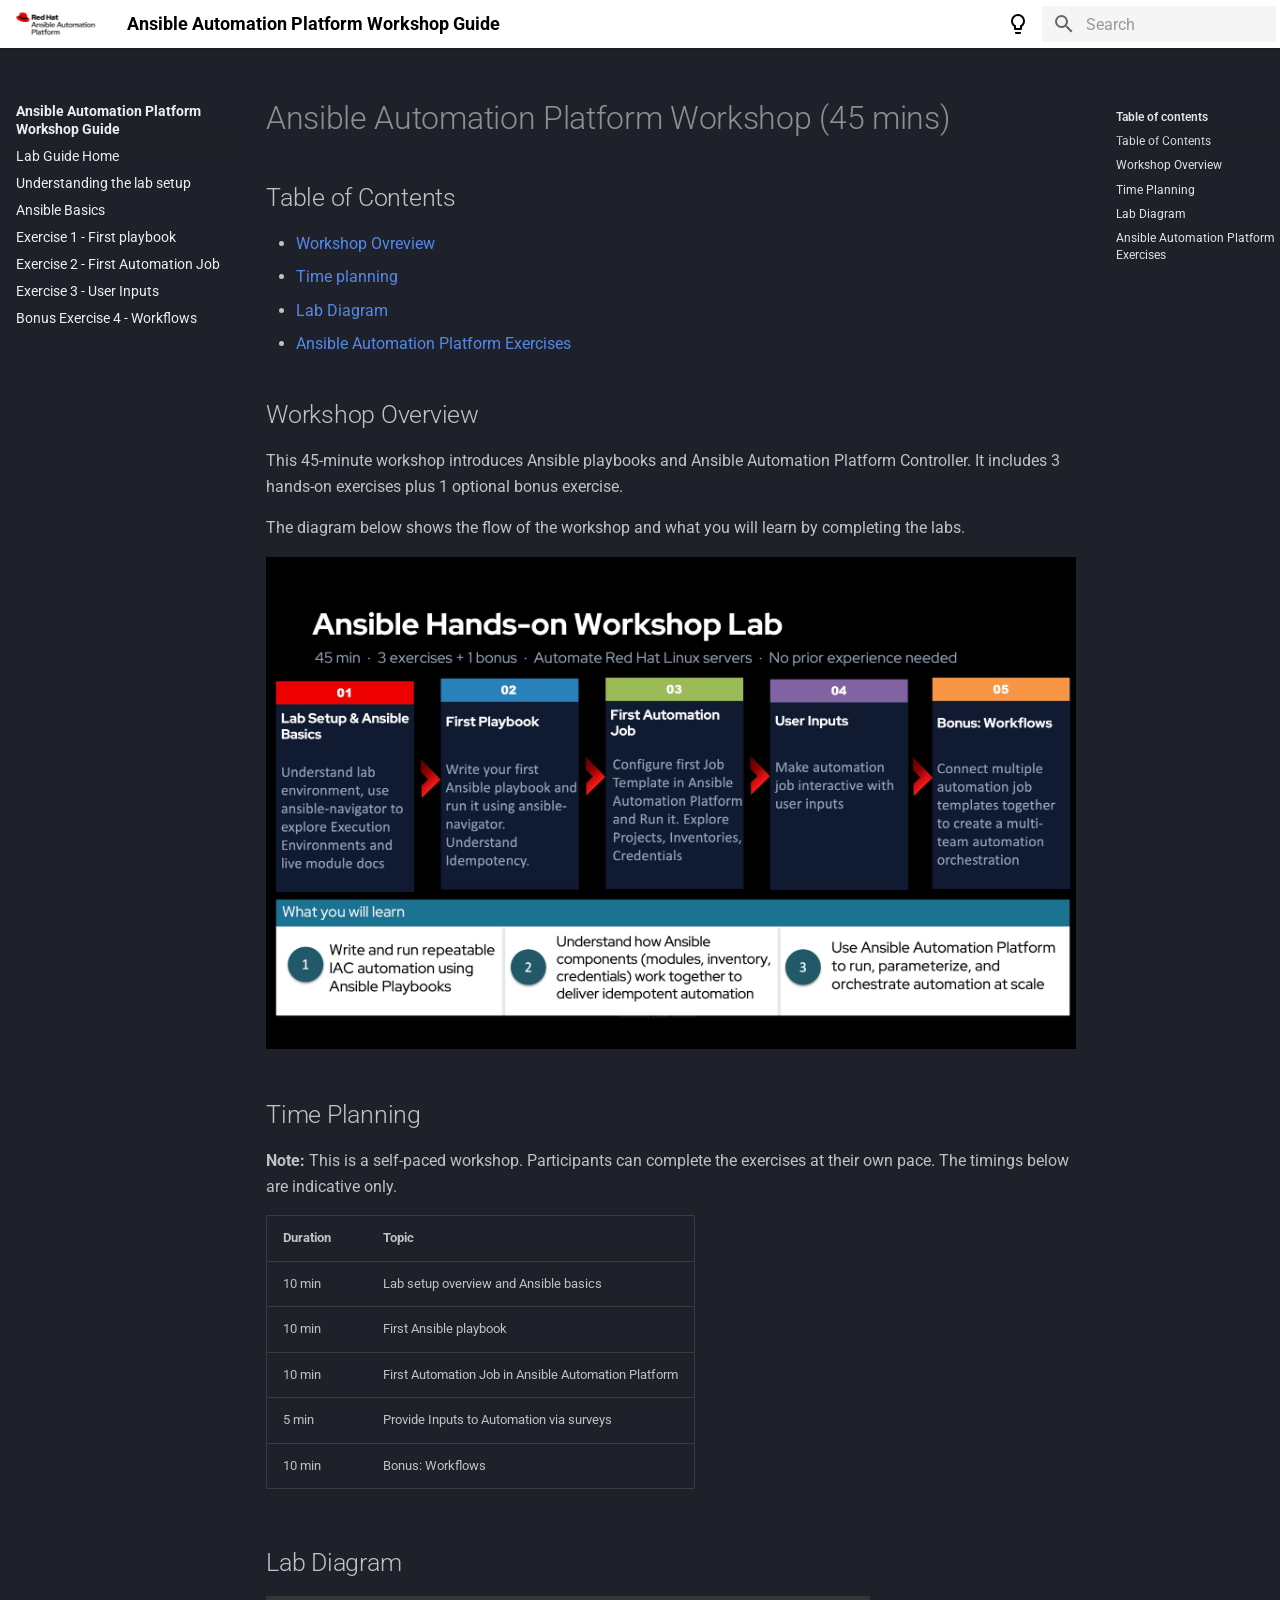
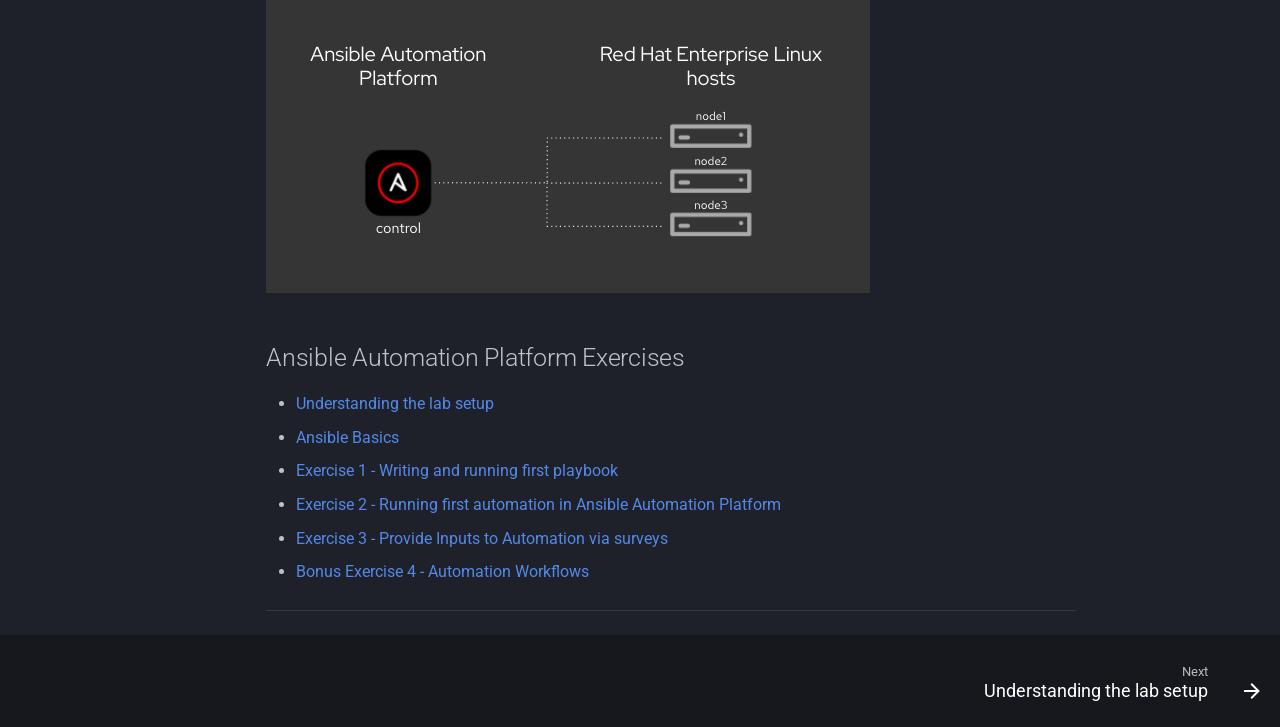
<file: index.html>
<!doctype html>
<html lang="en" class="no-js">
  <head>
    
      <meta charset="utf-8">
      <meta name="viewport" content="width=device-width,initial-scale=1">
      
      
      
      
      
        <link rel="next" href="1-setup/">
      
      
        
      
      
      <link rel="icon" href="images/RH_AAP_Logo.png">
      <meta name="generator" content="mkdocs-1.6.1, mkdocs-material-9.7.6">
    
    
      
        <title>Ansible Automation Platform Workshop Guide</title>
      
    
    
      <link rel="stylesheet" href="assets/stylesheets/main.484c7ddc.min.css">
      
        
        <link rel="stylesheet" href="assets/stylesheets/palette.ab4e12ef.min.css">
      
      


    
    
      
    
    
      
        
        
        <link rel="preconnect" href="https://fonts.gstatic.com" crossorigin>
        <link rel="stylesheet" href="https://fonts.googleapis.com/css?family=Roboto:300,300i,400,400i,700,700i%7CRoboto+Mono:400,400i,700,700i&display=fallback">
        <style>:root{--md-text-font:"Roboto";--md-code-font:"Roboto Mono"}</style>
      
    
    
      <link rel="stylesheet" href="stylesheets/extra.css">
    
    <script>__md_scope=new URL(".",location),__md_hash=e=>[...e].reduce(((e,_)=>(e<<5)-e+_.charCodeAt(0)),0),__md_get=(e,_=localStorage,t=__md_scope)=>JSON.parse(_.getItem(t.pathname+"."+e)),__md_set=(e,_,t=localStorage,a=__md_scope)=>{try{t.setItem(a.pathname+"."+e,JSON.stringify(_))}catch(e){}}</script>
    
      

    
    
  </head>
  
  
    
    
      
    
    
    
    
    <body dir="ltr" data-md-color-scheme="slate" data-md-color-primary="indigo" data-md-color-accent="cyan">
  
    
    <input class="md-toggle" data-md-toggle="drawer" type="checkbox" id="__drawer" autocomplete="off">
    <input class="md-toggle" data-md-toggle="search" type="checkbox" id="__search" autocomplete="off">
    <label class="md-overlay" for="__drawer"></label>
    <div data-md-component="skip">
      
        
        <a href="#ansible-automation-platform-workshop-45-mins" class="md-skip">
          Skip to content
        </a>
      
    </div>
    <div data-md-component="announce">
      
    </div>
    
    
      

  

<header class="md-header md-header--shadow" data-md-component="header">
  <nav class="md-header__inner md-grid" aria-label="Header">
    <a href="." title="Ansible Automation Platform Workshop Guide" class="md-header__button md-logo" aria-label="Ansible Automation Platform Workshop Guide" data-md-component="logo">
      
  <img src="images/logo.png" alt="logo">

    </a>
    <label class="md-header__button md-icon" for="__drawer">
      
      <svg xmlns="http://www.w3.org/2000/svg" viewBox="0 0 24 24"><path d="M3 6h18v2H3zm0 5h18v2H3zm0 5h18v2H3z"/></svg>
    </label>
    <div class="md-header__title" data-md-component="header-title">
      <div class="md-header__ellipsis">
        <div class="md-header__topic">
          <span class="md-ellipsis">
            Ansible Automation Platform Workshop Guide
          </span>
        </div>
        <div class="md-header__topic" data-md-component="header-topic">
          <span class="md-ellipsis">
            
              Lab Guide Home
            
          </span>
        </div>
      </div>
    </div>
    
      
        <form class="md-header__option" data-md-component="palette">
  
    
    
    
    <input class="md-option" data-md-color-media="" data-md-color-scheme="slate" data-md-color-primary="indigo" data-md-color-accent="cyan"  aria-label="Switch to light mode"  type="radio" name="__palette" id="__palette_0">
    
      <label class="md-header__button md-icon" title="Switch to light mode" for="__palette_1" hidden>
        <svg xmlns="http://www.w3.org/2000/svg" viewBox="0 0 24 24"><path d="M12 2a7 7 0 0 1 7 7c0 2.38-1.19 4.47-3 5.74V17a1 1 0 0 1-1 1H9a1 1 0 0 1-1-1v-2.26C6.19 13.47 5 11.38 5 9a7 7 0 0 1 7-7M9 21v-1h6v1a1 1 0 0 1-1 1h-4a1 1 0 0 1-1-1m3-17a5 5 0 0 0-5 5c0 2.05 1.23 3.81 3 4.58V16h4v-2.42c1.77-.77 3-2.53 3-4.58a5 5 0 0 0-5-5"/></svg>
      </label>
    
  
    
    
    
    <input class="md-option" data-md-color-media="" data-md-color-scheme="default" data-md-color-primary="white" data-md-color-accent="indigo"  aria-label="Switch to dark mode"  type="radio" name="__palette" id="__palette_1">
    
      <label class="md-header__button md-icon" title="Switch to dark mode" for="__palette_0" hidden>
        <svg xmlns="http://www.w3.org/2000/svg" viewBox="0 0 24 24"><path d="M12 2a7 7 0 0 0-7 7c0 2.38 1.19 4.47 3 5.74V17a1 1 0 0 0 1 1h6a1 1 0 0 0 1-1v-2.26c1.81-1.27 3-3.36 3-5.74a7 7 0 0 0-7-7M9 21a1 1 0 0 0 1 1h4a1 1 0 0 0 1-1v-1H9z"/></svg>
      </label>
    
  
</form>
      
    
    
      <script>var palette=__md_get("__palette");if(palette&&palette.color){if("(prefers-color-scheme)"===palette.color.media){var media=matchMedia("(prefers-color-scheme: light)"),input=document.querySelector(media.matches?"[data-md-color-media='(prefers-color-scheme: light)']":"[data-md-color-media='(prefers-color-scheme: dark)']");palette.color.media=input.getAttribute("data-md-color-media"),palette.color.scheme=input.getAttribute("data-md-color-scheme"),palette.color.primary=input.getAttribute("data-md-color-primary"),palette.color.accent=input.getAttribute("data-md-color-accent")}for(var[key,value]of Object.entries(palette.color))document.body.setAttribute("data-md-color-"+key,value)}</script>
    
    
    
      
      
        <label class="md-header__button md-icon" for="__search">
          
          <svg xmlns="http://www.w3.org/2000/svg" viewBox="0 0 24 24"><path d="M9.5 3A6.5 6.5 0 0 1 16 9.5c0 1.61-.59 3.09-1.56 4.23l.27.27h.79l5 5-1.5 1.5-5-5v-.79l-.27-.27A6.52 6.52 0 0 1 9.5 16 6.5 6.5 0 0 1 3 9.5 6.5 6.5 0 0 1 9.5 3m0 2C7 5 5 7 5 9.5S7 14 9.5 14 14 12 14 9.5 12 5 9.5 5"/></svg>
        </label>
        <div class="md-search" data-md-component="search" role="dialog">
  <label class="md-search__overlay" for="__search"></label>
  <div class="md-search__inner" role="search">
    <form class="md-search__form" name="search">
      <input type="text" class="md-search__input" name="query" aria-label="Search" placeholder="Search" autocapitalize="off" autocorrect="off" autocomplete="off" spellcheck="false" data-md-component="search-query" required>
      <label class="md-search__icon md-icon" for="__search">
        
        <svg xmlns="http://www.w3.org/2000/svg" viewBox="0 0 24 24"><path d="M9.5 3A6.5 6.5 0 0 1 16 9.5c0 1.61-.59 3.09-1.56 4.23l.27.27h.79l5 5-1.5 1.5-5-5v-.79l-.27-.27A6.52 6.52 0 0 1 9.5 16 6.5 6.5 0 0 1 3 9.5 6.5 6.5 0 0 1 9.5 3m0 2C7 5 5 7 5 9.5S7 14 9.5 14 14 12 14 9.5 12 5 9.5 5"/></svg>
        
        <svg xmlns="http://www.w3.org/2000/svg" viewBox="0 0 24 24"><path d="M20 11v2H8l5.5 5.5-1.42 1.42L4.16 12l7.92-7.92L13.5 5.5 8 11z"/></svg>
      </label>
      <nav class="md-search__options" aria-label="Search">
        
        <button type="reset" class="md-search__icon md-icon" title="Clear" aria-label="Clear" tabindex="-1">
          
          <svg xmlns="http://www.w3.org/2000/svg" viewBox="0 0 24 24"><path d="M19 6.41 17.59 5 12 10.59 6.41 5 5 6.41 10.59 12 5 17.59 6.41 19 12 13.41 17.59 19 19 17.59 13.41 12z"/></svg>
        </button>
      </nav>
      
    </form>
    <div class="md-search__output">
      <div class="md-search__scrollwrap" tabindex="0" data-md-scrollfix>
        <div class="md-search-result" data-md-component="search-result">
          <div class="md-search-result__meta">
            Initializing search
          </div>
          <ol class="md-search-result__list" role="presentation"></ol>
        </div>
      </div>
    </div>
  </div>
</div>
      
    
    
  </nav>
  
</header>
    
    <div class="md-container" data-md-component="container">
      
      
        
          
        
      
      <main class="md-main" data-md-component="main">
        <div class="md-main__inner md-grid">
          
            
              
              <div class="md-sidebar md-sidebar--primary" data-md-component="sidebar" data-md-type="navigation" >
                <div class="md-sidebar__scrollwrap">
                  <div class="md-sidebar__inner">
                    



<nav class="md-nav md-nav--primary" aria-label="Navigation" data-md-level="0">
  <label class="md-nav__title" for="__drawer">
    <a href="." title="Ansible Automation Platform Workshop Guide" class="md-nav__button md-logo" aria-label="Ansible Automation Platform Workshop Guide" data-md-component="logo">
      
  <img src="images/logo.png" alt="logo">

    </a>
    Ansible Automation Platform Workshop Guide
  </label>
  
  <ul class="md-nav__list" data-md-scrollfix>
    
      
      
  
  
    
  
  
  
    <li class="md-nav__item md-nav__item--active">
      
      <input class="md-nav__toggle md-toggle" type="checkbox" id="__toc">
      
      
        
      
      
        <label class="md-nav__link md-nav__link--active" for="__toc">
          
  
  
  <span class="md-ellipsis">
    
  
    Lab Guide Home
  

    
  </span>
  
  

          <span class="md-nav__icon md-icon"></span>
        </label>
      
      <a href="." class="md-nav__link md-nav__link--active">
        
  
  
  <span class="md-ellipsis">
    
  
    Lab Guide Home
  

    
  </span>
  
  

      </a>
      
        

<nav class="md-nav md-nav--secondary" aria-label="Table of contents">
  
  
  
    
  
  
    <label class="md-nav__title" for="__toc">
      <span class="md-nav__icon md-icon"></span>
      Table of contents
    </label>
    <ul class="md-nav__list" data-md-component="toc" data-md-scrollfix>
      
        <li class="md-nav__item">
  <a href="#table-of-contents" class="md-nav__link">
    <span class="md-ellipsis">
      
        Table of Contents
      
    </span>
  </a>
  
</li>
      
        <li class="md-nav__item">
  <a href="#workshop-overview" class="md-nav__link">
    <span class="md-ellipsis">
      
        Workshop Overview
      
    </span>
  </a>
  
</li>
      
        <li class="md-nav__item">
  <a href="#time-planning" class="md-nav__link">
    <span class="md-ellipsis">
      
        Time Planning
      
    </span>
  </a>
  
</li>
      
        <li class="md-nav__item">
  <a href="#lab-diagram" class="md-nav__link">
    <span class="md-ellipsis">
      
        Lab Diagram
      
    </span>
  </a>
  
</li>
      
        <li class="md-nav__item">
  <a href="#ansible-automation-platform-exercises" class="md-nav__link">
    <span class="md-ellipsis">
      
        Ansible Automation Platform Exercises
      
    </span>
  </a>
  
</li>
      
    </ul>
  
</nav>
      
    </li>
  

    
      
      
  
  
  
  
    <li class="md-nav__item">
      <a href="1-setup/" class="md-nav__link">
        
  
  
  <span class="md-ellipsis">
    
  
    Understanding the lab setup
  

    
  </span>
  
  

      </a>
    </li>
  

    
      
      
  
  
  
  
    <li class="md-nav__item">
      <a href="2-thebasics/" class="md-nav__link">
        
  
  
  <span class="md-ellipsis">
    
  
    Ansible Basics
  

    
  </span>
  
  

      </a>
    </li>
  

    
      
      
  
  
  
  
    <li class="md-nav__item">
      <a href="3-playbook/" class="md-nav__link">
        
  
  
  <span class="md-ellipsis">
    
  
    Exercise 1 - First playbook
  

    
  </span>
  
  

      </a>
    </li>
  

    
      
      
  
  
  
  
    <li class="md-nav__item">
      <a href="4-projects/" class="md-nav__link">
        
  
  
  <span class="md-ellipsis">
    
  
    Exercise 2 - First Automation Job
  

    
  </span>
  
  

      </a>
    </li>
  

    
      
      
  
  
  
  
    <li class="md-nav__item">
      <a href="5-surveys/" class="md-nav__link">
        
  
  
  <span class="md-ellipsis">
    
  
    Exercise 3 - User Inputs
  

    
  </span>
  
  

      </a>
    </li>
  

    
      
      
  
  
  
  
    <li class="md-nav__item">
      <a href="6-bonus-workflows/" class="md-nav__link">
        
  
  
  <span class="md-ellipsis">
    
  
    Bonus Exercise 4 - Workflows
  

    
  </span>
  
  

      </a>
    </li>
  

    
  </ul>
</nav>
                  </div>
                </div>
              </div>
            
            
              
              <div class="md-sidebar md-sidebar--secondary" data-md-component="sidebar" data-md-type="toc" >
                <div class="md-sidebar__scrollwrap">
                  <div class="md-sidebar__inner">
                    

<nav class="md-nav md-nav--secondary" aria-label="Table of contents">
  
  
  
    
  
  
    <label class="md-nav__title" for="__toc">
      <span class="md-nav__icon md-icon"></span>
      Table of contents
    </label>
    <ul class="md-nav__list" data-md-component="toc" data-md-scrollfix>
      
        <li class="md-nav__item">
  <a href="#table-of-contents" class="md-nav__link">
    <span class="md-ellipsis">
      
        Table of Contents
      
    </span>
  </a>
  
</li>
      
        <li class="md-nav__item">
  <a href="#workshop-overview" class="md-nav__link">
    <span class="md-ellipsis">
      
        Workshop Overview
      
    </span>
  </a>
  
</li>
      
        <li class="md-nav__item">
  <a href="#time-planning" class="md-nav__link">
    <span class="md-ellipsis">
      
        Time Planning
      
    </span>
  </a>
  
</li>
      
        <li class="md-nav__item">
  <a href="#lab-diagram" class="md-nav__link">
    <span class="md-ellipsis">
      
        Lab Diagram
      
    </span>
  </a>
  
</li>
      
        <li class="md-nav__item">
  <a href="#ansible-automation-platform-exercises" class="md-nav__link">
    <span class="md-ellipsis">
      
        Ansible Automation Platform Exercises
      
    </span>
  </a>
  
</li>
      
    </ul>
  
</nav>
                  </div>
                </div>
              </div>
            
          
          
            <div class="md-content" data-md-component="content">
              
              <article class="md-content__inner md-typeset">
                
                  



<h1 id="ansible-automation-platform-workshop-45-mins">Ansible Automation Platform Workshop (45 mins)</h1>
<h2 id="table-of-contents">Table of Contents</h2>
<ul>
<li><a href="#workshop-overview">Workshop Ovreview</a></li>
<li><a href="#time-planning">Time planning</a></li>
<li><a href="#lab-diagram">Lab Diagram</a></li>
<li><a href="#ansible-automation-platform-exercises">Ansible Automation Platform Exercises</a></li>
</ul>
<h2 id="workshop-overview">Workshop Overview</h2>
<p>This 45-minute workshop introduces Ansible playbooks and Ansible Automation Platform Controller. It includes 3 hands-on exercises plus 1 optional bonus exercise.</p>
<p>The diagram below shows the flow of the workshop and what you will learn by completing the labs.</p>
<p><img alt="workshop_flow_and_objectives" src="images/workshop-flow-roadmap-objective.jpg" /></p>
<h2 id="time-planning">Time Planning</h2>
<p><strong>Note:</strong> This is a self-paced workshop. Participants can complete the exercises at their own pace. The timings below are indicative only.</p>
<table>
<thead>
<tr>
<th>Duration</th>
<th>Topic</th>
</tr>
</thead>
<tbody>
<tr>
<td>10 min</td>
<td>Lab setup overview and Ansible basics</td>
</tr>
<tr>
<td>10 min</td>
<td>First Ansible playbook</td>
</tr>
<tr>
<td>10 min</td>
<td>First Automation Job in Ansible Automation Platform</td>
</tr>
<tr>
<td>5 min</td>
<td>Provide Inputs to Automation via surveys</td>
</tr>
<tr>
<td>10 min</td>
<td>Bonus: Workflows</td>
</tr>
</tbody>
</table>
<h2 id="lab-diagram">Lab Diagram</h2>
<p><img alt="ansible rhel lab diagram" src="images/rhel_lab_diagram.png" /></p>
<h2 id="ansible-automation-platform-exercises">Ansible Automation Platform Exercises</h2>
<ul>
<li><a href="1-setup">Understanding the lab setup</a></li>
<li><a href="2-thebasics">Ansible Basics</a></li>
<li><a href="3-playbook">Exercise 1 - Writing and running first playbook</a></li>
<li><a href="4-projects">Exercise 2 - Running first automation in Ansible Automation Platform</a></li>
<li><a href="5-surveys">Exercise 3 - Provide Inputs to Automation via surveys</a></li>
<li><a href="6-bonus-workflows">Bonus Exercise 4 - Automation Workflows</a></li>
</ul>
<hr />












                
              </article>
            </div>
          
          
<script>var target=document.getElementById(location.hash.slice(1));target&&target.name&&(target.checked=target.name.startsWith("__tabbed_"))</script>
        </div>
        
      </main>
      
        <footer class="md-footer">
  
    
      
      <nav class="md-footer__inner md-grid" aria-label="Footer" >
        
        
          
          <a href="1-setup/" class="md-footer__link md-footer__link--next" aria-label="Next: Understanding the lab setup">
            <div class="md-footer__title">
              <span class="md-footer__direction">
                Next
              </span>
              <div class="md-ellipsis">
                Understanding the lab setup
              </div>
            </div>
            <div class="md-footer__button md-icon">
              
              <svg xmlns="http://www.w3.org/2000/svg" viewBox="0 0 24 24"><path d="M4 11v2h12l-5.5 5.5 1.42 1.42L19.84 12l-7.92-7.92L10.5 5.5 16 11z"/></svg>
            </div>
          </a>
        
      </nav>
    
  
  <div class="md-footer-meta md-typeset">
    <div class="md-footer-meta__inner md-grid">
      <div class="md-copyright">
  
  
    Made with
    <a href="https://squidfunk.github.io/mkdocs-material/" target="_blank" rel="noopener">
      Material for MkDocs
    </a>
  
</div>
      
    </div>
  </div>
</footer>
      
    </div>
    <div class="md-dialog" data-md-component="dialog">
      <div class="md-dialog__inner md-typeset"></div>
    </div>
    
    
    
      
      
      <script id="__config" type="application/json">{"annotate": null, "base": ".", "features": ["navigation.instant", "navigation.tracking", "navigation.footer", "content.code.copy", "content.code.select"], "search": "assets/javascripts/workers/search.2c215733.min.js", "tags": null, "translations": {"clipboard.copied": "Copied to clipboard", "clipboard.copy": "Copy to clipboard", "search.result.more.one": "1 more on this page", "search.result.more.other": "# more on this page", "search.result.none": "No matching documents", "search.result.one": "1 matching document", "search.result.other": "# matching documents", "search.result.placeholder": "Type to start searching", "search.result.term.missing": "Missing", "select.version": "Select version"}, "version": null}</script>
    
    
      <script src="assets/javascripts/bundle.79ae519e.min.js"></script>
      
    
  </body>
</html>
</file>
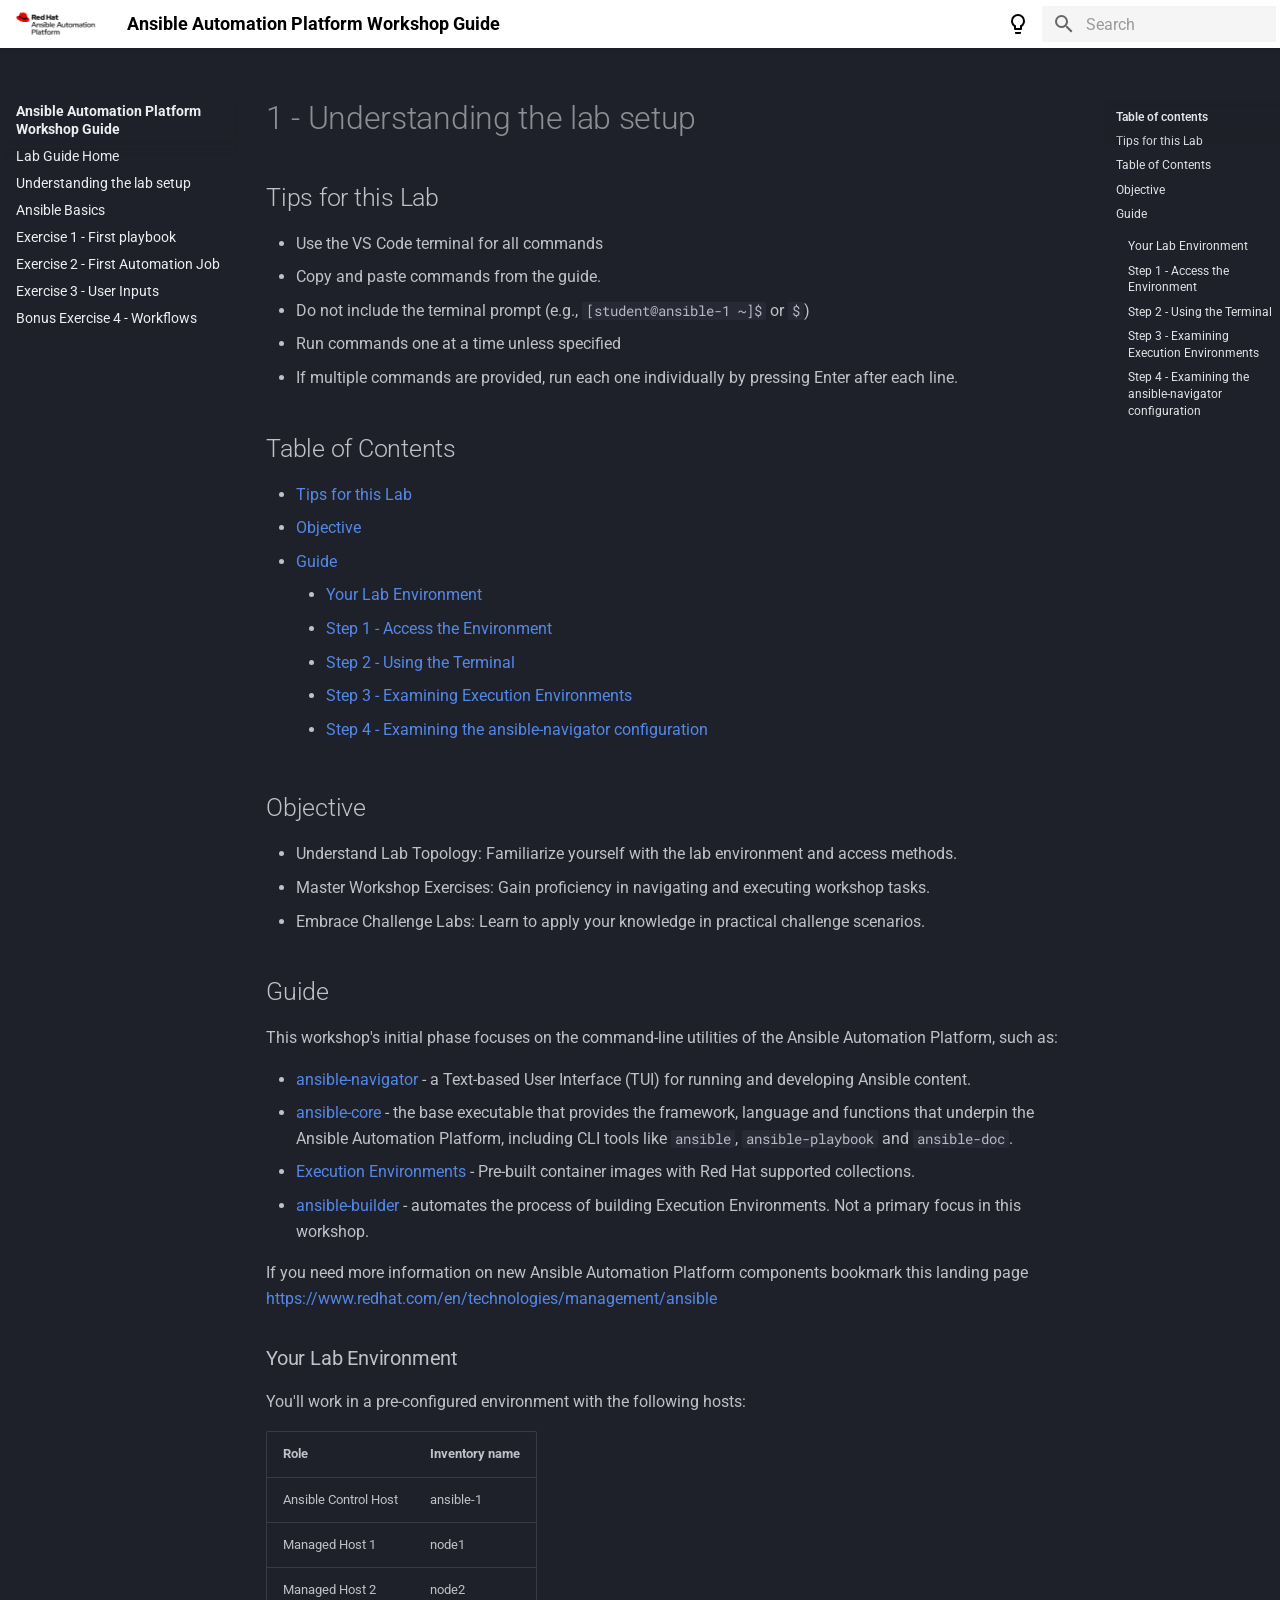
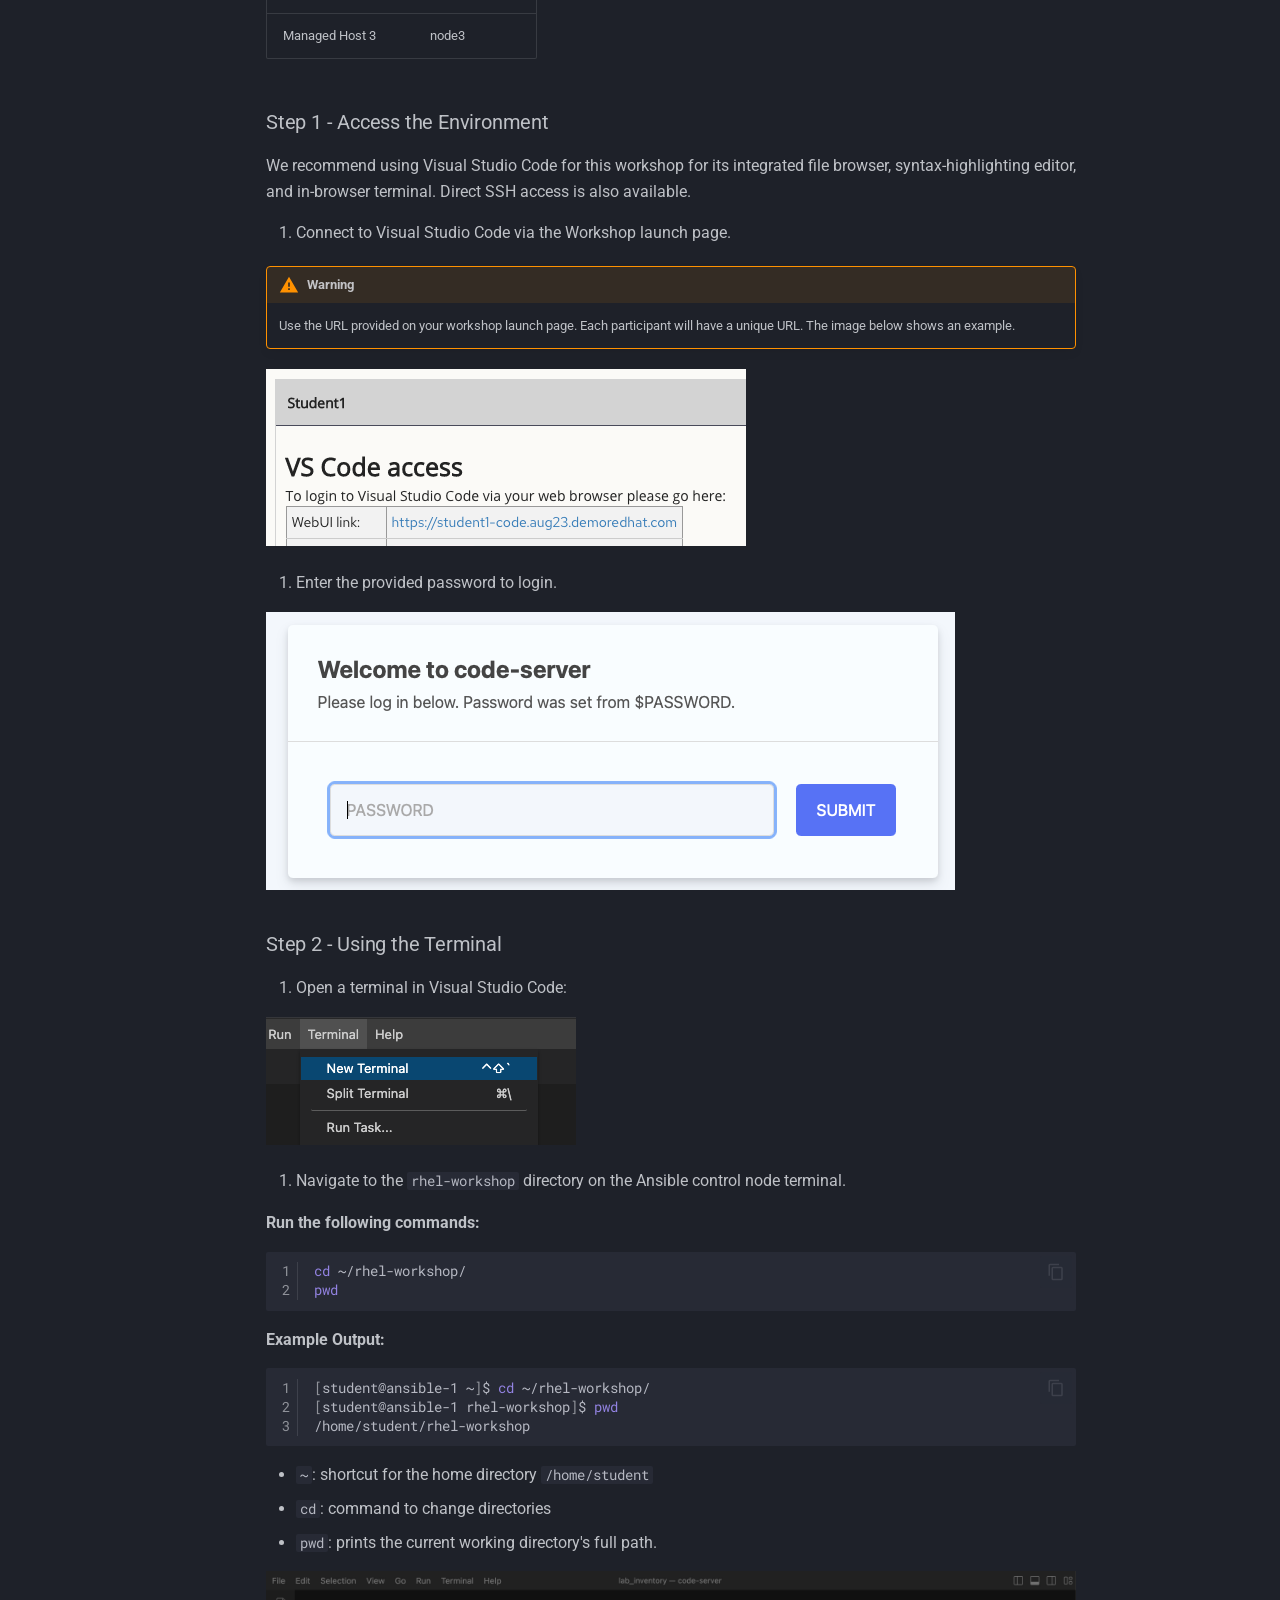
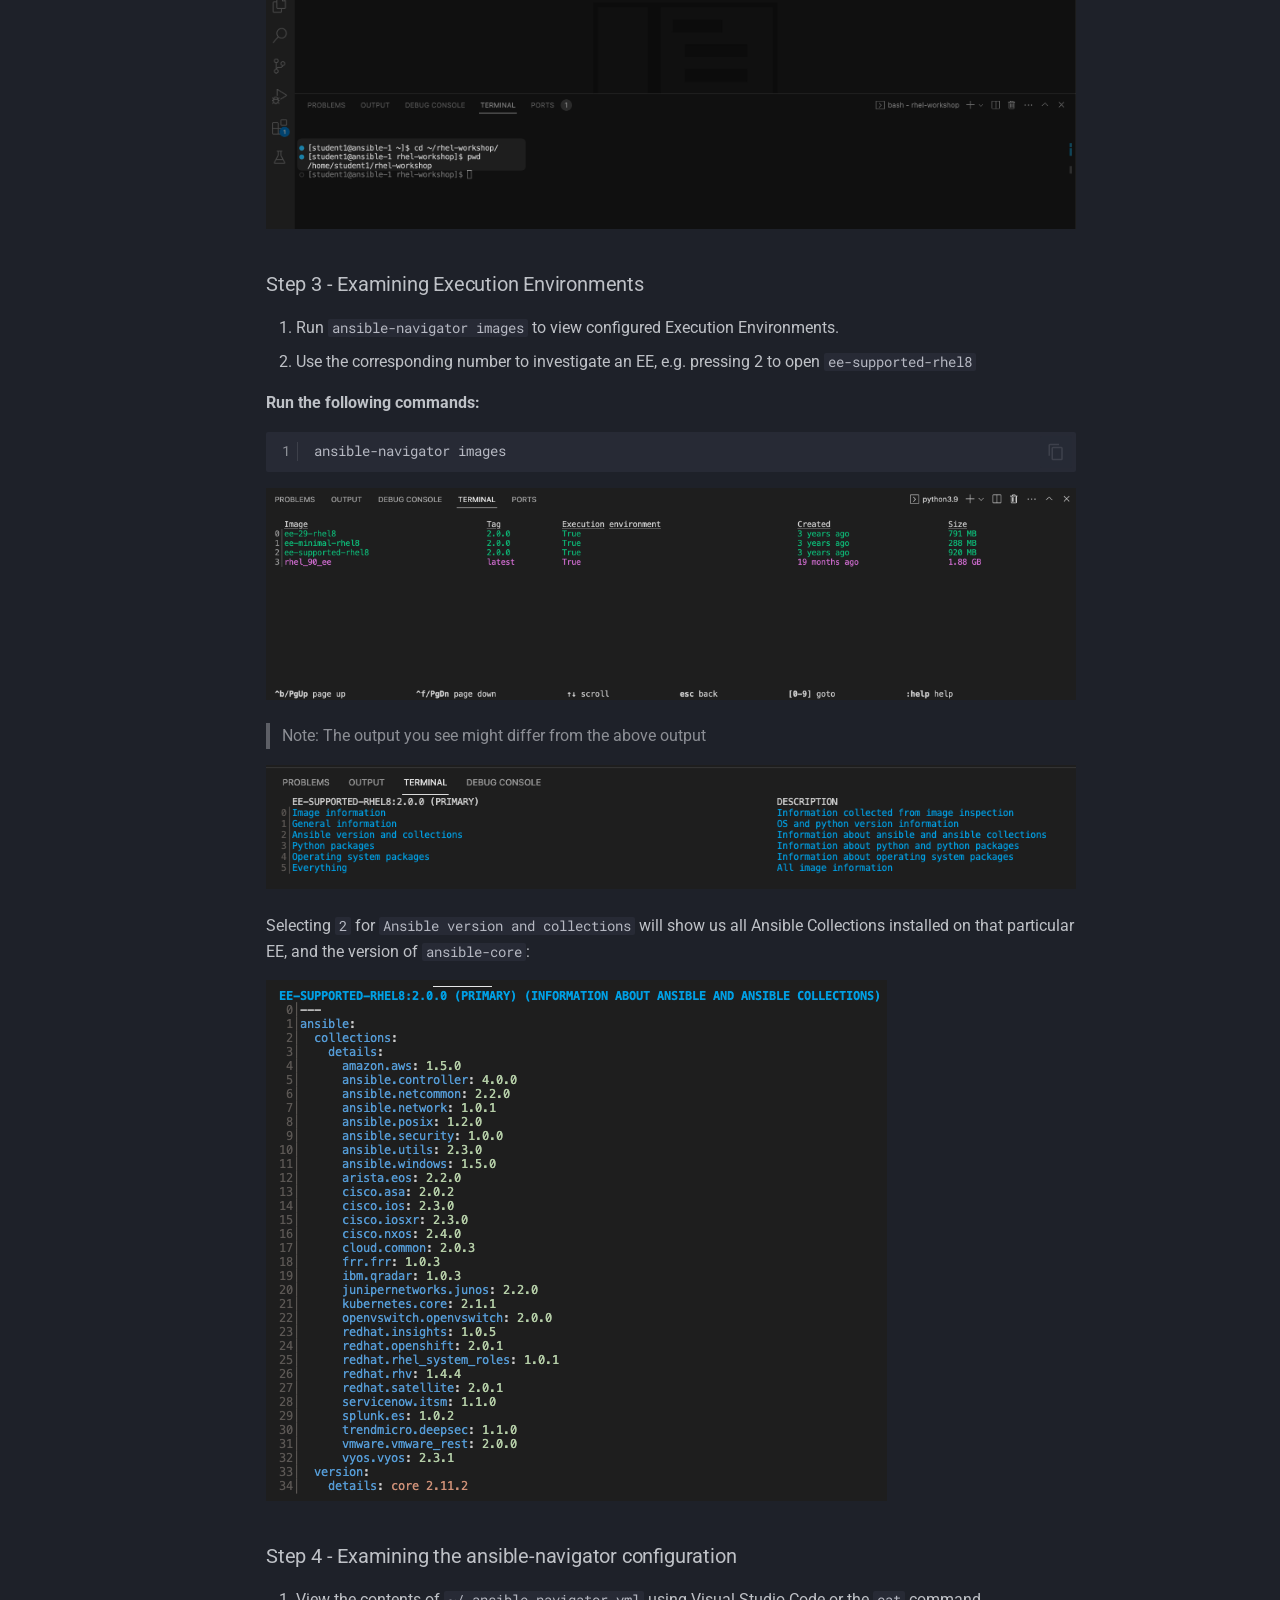
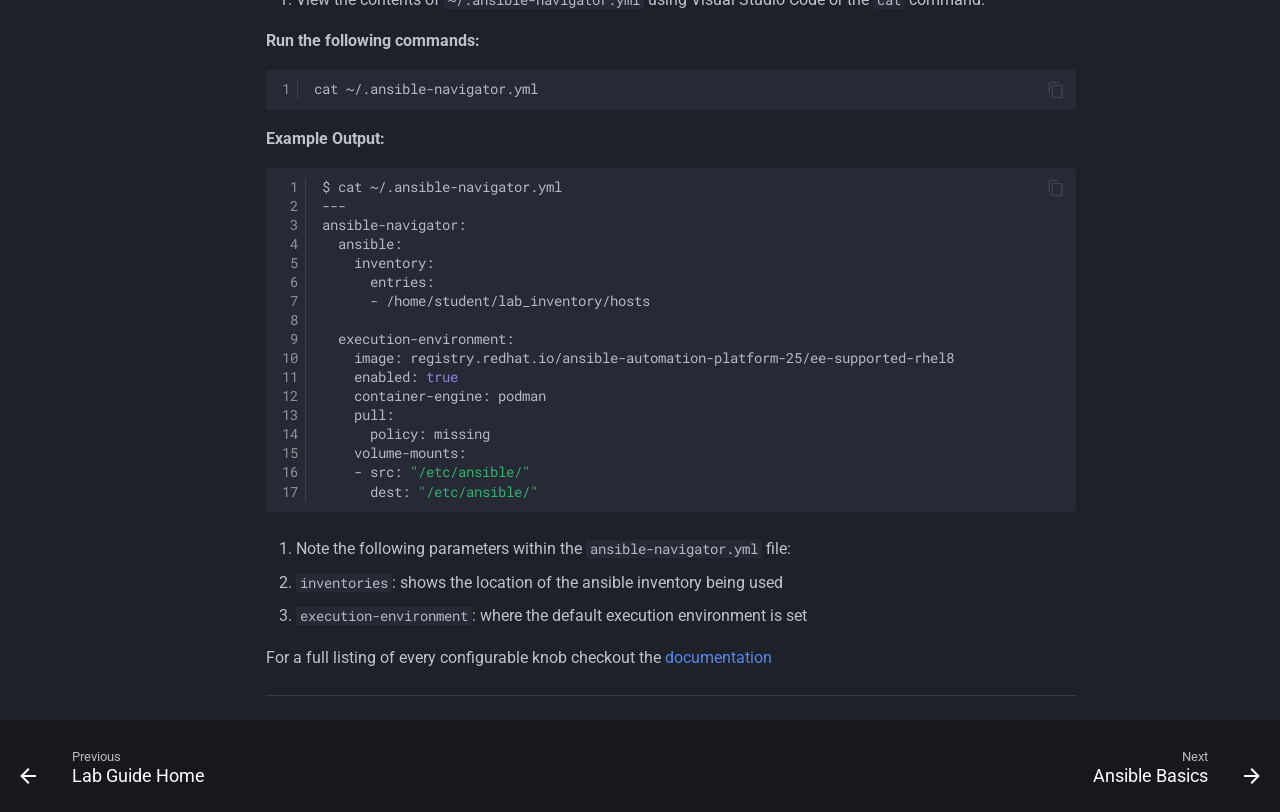
<file: 1-setup/index.html>
<!doctype html>
<html lang="en" class="no-js">
  <head>
    
      <meta charset="utf-8">
      <meta name="viewport" content="width=device-width,initial-scale=1">
      
      
      
      
        <link rel="prev" href="..">
      
      
        <link rel="next" href="../2-thebasics/">
      
      
        
      
      
      <link rel="icon" href="../images/RH_AAP_Logo.png">
      <meta name="generator" content="mkdocs-1.6.1, mkdocs-material-9.7.6">
    
    
      
        <title>Understanding the lab setup - Ansible Automation Platform Workshop Guide</title>
      
    
    
      <link rel="stylesheet" href="../assets/stylesheets/main.484c7ddc.min.css">
      
        
        <link rel="stylesheet" href="../assets/stylesheets/palette.ab4e12ef.min.css">
      
      


    
    
      
    
    
      
        
        
        <link rel="preconnect" href="https://fonts.gstatic.com" crossorigin>
        <link rel="stylesheet" href="https://fonts.googleapis.com/css?family=Roboto:300,300i,400,400i,700,700i%7CRoboto+Mono:400,400i,700,700i&display=fallback">
        <style>:root{--md-text-font:"Roboto";--md-code-font:"Roboto Mono"}</style>
      
    
    
      <link rel="stylesheet" href="../stylesheets/extra.css">
    
    <script>__md_scope=new URL("..",location),__md_hash=e=>[...e].reduce(((e,_)=>(e<<5)-e+_.charCodeAt(0)),0),__md_get=(e,_=localStorage,t=__md_scope)=>JSON.parse(_.getItem(t.pathname+"."+e)),__md_set=(e,_,t=localStorage,a=__md_scope)=>{try{t.setItem(a.pathname+"."+e,JSON.stringify(_))}catch(e){}}</script>
    
      

    
    
  </head>
  
  
    
    
      
    
    
    
    
    <body dir="ltr" data-md-color-scheme="slate" data-md-color-primary="indigo" data-md-color-accent="cyan">
  
    
    <input class="md-toggle" data-md-toggle="drawer" type="checkbox" id="__drawer" autocomplete="off">
    <input class="md-toggle" data-md-toggle="search" type="checkbox" id="__search" autocomplete="off">
    <label class="md-overlay" for="__drawer"></label>
    <div data-md-component="skip">
      
        
        <a href="#1-understanding-the-lab-setup" class="md-skip">
          Skip to content
        </a>
      
    </div>
    <div data-md-component="announce">
      
    </div>
    
    
      

  

<header class="md-header md-header--shadow" data-md-component="header">
  <nav class="md-header__inner md-grid" aria-label="Header">
    <a href=".." title="Ansible Automation Platform Workshop Guide" class="md-header__button md-logo" aria-label="Ansible Automation Platform Workshop Guide" data-md-component="logo">
      
  <img src="../images/logo.png" alt="logo">

    </a>
    <label class="md-header__button md-icon" for="__drawer">
      
      <svg xmlns="http://www.w3.org/2000/svg" viewBox="0 0 24 24"><path d="M3 6h18v2H3zm0 5h18v2H3zm0 5h18v2H3z"/></svg>
    </label>
    <div class="md-header__title" data-md-component="header-title">
      <div class="md-header__ellipsis">
        <div class="md-header__topic">
          <span class="md-ellipsis">
            Ansible Automation Platform Workshop Guide
          </span>
        </div>
        <div class="md-header__topic" data-md-component="header-topic">
          <span class="md-ellipsis">
            
              Understanding the lab setup
            
          </span>
        </div>
      </div>
    </div>
    
      
        <form class="md-header__option" data-md-component="palette">
  
    
    
    
    <input class="md-option" data-md-color-media="" data-md-color-scheme="slate" data-md-color-primary="indigo" data-md-color-accent="cyan"  aria-label="Switch to light mode"  type="radio" name="__palette" id="__palette_0">
    
      <label class="md-header__button md-icon" title="Switch to light mode" for="__palette_1" hidden>
        <svg xmlns="http://www.w3.org/2000/svg" viewBox="0 0 24 24"><path d="M12 2a7 7 0 0 1 7 7c0 2.38-1.19 4.47-3 5.74V17a1 1 0 0 1-1 1H9a1 1 0 0 1-1-1v-2.26C6.19 13.47 5 11.38 5 9a7 7 0 0 1 7-7M9 21v-1h6v1a1 1 0 0 1-1 1h-4a1 1 0 0 1-1-1m3-17a5 5 0 0 0-5 5c0 2.05 1.23 3.81 3 4.58V16h4v-2.42c1.77-.77 3-2.53 3-4.58a5 5 0 0 0-5-5"/></svg>
      </label>
    
  
    
    
    
    <input class="md-option" data-md-color-media="" data-md-color-scheme="default" data-md-color-primary="white" data-md-color-accent="indigo"  aria-label="Switch to dark mode"  type="radio" name="__palette" id="__palette_1">
    
      <label class="md-header__button md-icon" title="Switch to dark mode" for="__palette_0" hidden>
        <svg xmlns="http://www.w3.org/2000/svg" viewBox="0 0 24 24"><path d="M12 2a7 7 0 0 0-7 7c0 2.38 1.19 4.47 3 5.74V17a1 1 0 0 0 1 1h6a1 1 0 0 0 1-1v-2.26c1.81-1.27 3-3.36 3-5.74a7 7 0 0 0-7-7M9 21a1 1 0 0 0 1 1h4a1 1 0 0 0 1-1v-1H9z"/></svg>
      </label>
    
  
</form>
      
    
    
      <script>var palette=__md_get("__palette");if(palette&&palette.color){if("(prefers-color-scheme)"===palette.color.media){var media=matchMedia("(prefers-color-scheme: light)"),input=document.querySelector(media.matches?"[data-md-color-media='(prefers-color-scheme: light)']":"[data-md-color-media='(prefers-color-scheme: dark)']");palette.color.media=input.getAttribute("data-md-color-media"),palette.color.scheme=input.getAttribute("data-md-color-scheme"),palette.color.primary=input.getAttribute("data-md-color-primary"),palette.color.accent=input.getAttribute("data-md-color-accent")}for(var[key,value]of Object.entries(palette.color))document.body.setAttribute("data-md-color-"+key,value)}</script>
    
    
    
      
      
        <label class="md-header__button md-icon" for="__search">
          
          <svg xmlns="http://www.w3.org/2000/svg" viewBox="0 0 24 24"><path d="M9.5 3A6.5 6.5 0 0 1 16 9.5c0 1.61-.59 3.09-1.56 4.23l.27.27h.79l5 5-1.5 1.5-5-5v-.79l-.27-.27A6.52 6.52 0 0 1 9.5 16 6.5 6.5 0 0 1 3 9.5 6.5 6.5 0 0 1 9.5 3m0 2C7 5 5 7 5 9.5S7 14 9.5 14 14 12 14 9.5 12 5 9.5 5"/></svg>
        </label>
        <div class="md-search" data-md-component="search" role="dialog">
  <label class="md-search__overlay" for="__search"></label>
  <div class="md-search__inner" role="search">
    <form class="md-search__form" name="search">
      <input type="text" class="md-search__input" name="query" aria-label="Search" placeholder="Search" autocapitalize="off" autocorrect="off" autocomplete="off" spellcheck="false" data-md-component="search-query" required>
      <label class="md-search__icon md-icon" for="__search">
        
        <svg xmlns="http://www.w3.org/2000/svg" viewBox="0 0 24 24"><path d="M9.5 3A6.5 6.5 0 0 1 16 9.5c0 1.61-.59 3.09-1.56 4.23l.27.27h.79l5 5-1.5 1.5-5-5v-.79l-.27-.27A6.52 6.52 0 0 1 9.5 16 6.5 6.5 0 0 1 3 9.5 6.5 6.5 0 0 1 9.5 3m0 2C7 5 5 7 5 9.5S7 14 9.5 14 14 12 14 9.5 12 5 9.5 5"/></svg>
        
        <svg xmlns="http://www.w3.org/2000/svg" viewBox="0 0 24 24"><path d="M20 11v2H8l5.5 5.5-1.42 1.42L4.16 12l7.92-7.92L13.5 5.5 8 11z"/></svg>
      </label>
      <nav class="md-search__options" aria-label="Search">
        
        <button type="reset" class="md-search__icon md-icon" title="Clear" aria-label="Clear" tabindex="-1">
          
          <svg xmlns="http://www.w3.org/2000/svg" viewBox="0 0 24 24"><path d="M19 6.41 17.59 5 12 10.59 6.41 5 5 6.41 10.59 12 5 17.59 6.41 19 12 13.41 17.59 19 19 17.59 13.41 12z"/></svg>
        </button>
      </nav>
      
    </form>
    <div class="md-search__output">
      <div class="md-search__scrollwrap" tabindex="0" data-md-scrollfix>
        <div class="md-search-result" data-md-component="search-result">
          <div class="md-search-result__meta">
            Initializing search
          </div>
          <ol class="md-search-result__list" role="presentation"></ol>
        </div>
      </div>
    </div>
  </div>
</div>
      
    
    
  </nav>
  
</header>
    
    <div class="md-container" data-md-component="container">
      
      
        
          
        
      
      <main class="md-main" data-md-component="main">
        <div class="md-main__inner md-grid">
          
            
              
              <div class="md-sidebar md-sidebar--primary" data-md-component="sidebar" data-md-type="navigation" >
                <div class="md-sidebar__scrollwrap">
                  <div class="md-sidebar__inner">
                    



<nav class="md-nav md-nav--primary" aria-label="Navigation" data-md-level="0">
  <label class="md-nav__title" for="__drawer">
    <a href=".." title="Ansible Automation Platform Workshop Guide" class="md-nav__button md-logo" aria-label="Ansible Automation Platform Workshop Guide" data-md-component="logo">
      
  <img src="../images/logo.png" alt="logo">

    </a>
    Ansible Automation Platform Workshop Guide
  </label>
  
  <ul class="md-nav__list" data-md-scrollfix>
    
      
      
  
  
  
  
    <li class="md-nav__item">
      <a href=".." class="md-nav__link">
        
  
  
  <span class="md-ellipsis">
    
  
    Lab Guide Home
  

    
  </span>
  
  

      </a>
    </li>
  

    
      
      
  
  
    
  
  
  
    <li class="md-nav__item md-nav__item--active">
      
      <input class="md-nav__toggle md-toggle" type="checkbox" id="__toc">
      
      
        
      
      
        <label class="md-nav__link md-nav__link--active" for="__toc">
          
  
  
  <span class="md-ellipsis">
    
  
    Understanding the lab setup
  

    
  </span>
  
  

          <span class="md-nav__icon md-icon"></span>
        </label>
      
      <a href="./" class="md-nav__link md-nav__link--active">
        
  
  
  <span class="md-ellipsis">
    
  
    Understanding the lab setup
  

    
  </span>
  
  

      </a>
      
        

<nav class="md-nav md-nav--secondary" aria-label="Table of contents">
  
  
  
    
  
  
    <label class="md-nav__title" for="__toc">
      <span class="md-nav__icon md-icon"></span>
      Table of contents
    </label>
    <ul class="md-nav__list" data-md-component="toc" data-md-scrollfix>
      
        <li class="md-nav__item">
  <a href="#tips-for-this-lab" class="md-nav__link">
    <span class="md-ellipsis">
      
        Tips for this Lab
      
    </span>
  </a>
  
</li>
      
        <li class="md-nav__item">
  <a href="#table-of-contents" class="md-nav__link">
    <span class="md-ellipsis">
      
        Table of Contents
      
    </span>
  </a>
  
</li>
      
        <li class="md-nav__item">
  <a href="#objective" class="md-nav__link">
    <span class="md-ellipsis">
      
        Objective
      
    </span>
  </a>
  
</li>
      
        <li class="md-nav__item">
  <a href="#guide" class="md-nav__link">
    <span class="md-ellipsis">
      
        Guide
      
    </span>
  </a>
  
    <nav class="md-nav" aria-label="Guide">
      <ul class="md-nav__list">
        
          <li class="md-nav__item">
  <a href="#your-lab-environment" class="md-nav__link">
    <span class="md-ellipsis">
      
        Your Lab Environment
      
    </span>
  </a>
  
</li>
        
          <li class="md-nav__item">
  <a href="#step-1-access-the-environment" class="md-nav__link">
    <span class="md-ellipsis">
      
        Step 1 - Access the Environment
      
    </span>
  </a>
  
</li>
        
          <li class="md-nav__item">
  <a href="#step-2-using-the-terminal" class="md-nav__link">
    <span class="md-ellipsis">
      
        Step 2 - Using the Terminal
      
    </span>
  </a>
  
</li>
        
          <li class="md-nav__item">
  <a href="#step-3-examining-execution-environments" class="md-nav__link">
    <span class="md-ellipsis">
      
        Step 3 - Examining Execution Environments
      
    </span>
  </a>
  
</li>
        
          <li class="md-nav__item">
  <a href="#step-4-examining-the-ansible-navigator-configuration" class="md-nav__link">
    <span class="md-ellipsis">
      
        Step 4 - Examining the ansible-navigator configuration
      
    </span>
  </a>
  
</li>
        
      </ul>
    </nav>
  
</li>
      
    </ul>
  
</nav>
      
    </li>
  

    
      
      
  
  
  
  
    <li class="md-nav__item">
      <a href="../2-thebasics/" class="md-nav__link">
        
  
  
  <span class="md-ellipsis">
    
  
    Ansible Basics
  

    
  </span>
  
  

      </a>
    </li>
  

    
      
      
  
  
  
  
    <li class="md-nav__item">
      <a href="../3-playbook/" class="md-nav__link">
        
  
  
  <span class="md-ellipsis">
    
  
    Exercise 1 - First playbook
  

    
  </span>
  
  

      </a>
    </li>
  

    
      
      
  
  
  
  
    <li class="md-nav__item">
      <a href="../4-projects/" class="md-nav__link">
        
  
  
  <span class="md-ellipsis">
    
  
    Exercise 2 - First Automation Job
  

    
  </span>
  
  

      </a>
    </li>
  

    
      
      
  
  
  
  
    <li class="md-nav__item">
      <a href="../5-surveys/" class="md-nav__link">
        
  
  
  <span class="md-ellipsis">
    
  
    Exercise 3 - User Inputs
  

    
  </span>
  
  

      </a>
    </li>
  

    
      
      
  
  
  
  
    <li class="md-nav__item">
      <a href="../6-bonus-workflows/" class="md-nav__link">
        
  
  
  <span class="md-ellipsis">
    
  
    Bonus Exercise 4 - Workflows
  

    
  </span>
  
  

      </a>
    </li>
  

    
  </ul>
</nav>
                  </div>
                </div>
              </div>
            
            
              
              <div class="md-sidebar md-sidebar--secondary" data-md-component="sidebar" data-md-type="toc" >
                <div class="md-sidebar__scrollwrap">
                  <div class="md-sidebar__inner">
                    

<nav class="md-nav md-nav--secondary" aria-label="Table of contents">
  
  
  
    
  
  
    <label class="md-nav__title" for="__toc">
      <span class="md-nav__icon md-icon"></span>
      Table of contents
    </label>
    <ul class="md-nav__list" data-md-component="toc" data-md-scrollfix>
      
        <li class="md-nav__item">
  <a href="#tips-for-this-lab" class="md-nav__link">
    <span class="md-ellipsis">
      
        Tips for this Lab
      
    </span>
  </a>
  
</li>
      
        <li class="md-nav__item">
  <a href="#table-of-contents" class="md-nav__link">
    <span class="md-ellipsis">
      
        Table of Contents
      
    </span>
  </a>
  
</li>
      
        <li class="md-nav__item">
  <a href="#objective" class="md-nav__link">
    <span class="md-ellipsis">
      
        Objective
      
    </span>
  </a>
  
</li>
      
        <li class="md-nav__item">
  <a href="#guide" class="md-nav__link">
    <span class="md-ellipsis">
      
        Guide
      
    </span>
  </a>
  
    <nav class="md-nav" aria-label="Guide">
      <ul class="md-nav__list">
        
          <li class="md-nav__item">
  <a href="#your-lab-environment" class="md-nav__link">
    <span class="md-ellipsis">
      
        Your Lab Environment
      
    </span>
  </a>
  
</li>
        
          <li class="md-nav__item">
  <a href="#step-1-access-the-environment" class="md-nav__link">
    <span class="md-ellipsis">
      
        Step 1 - Access the Environment
      
    </span>
  </a>
  
</li>
        
          <li class="md-nav__item">
  <a href="#step-2-using-the-terminal" class="md-nav__link">
    <span class="md-ellipsis">
      
        Step 2 - Using the Terminal
      
    </span>
  </a>
  
</li>
        
          <li class="md-nav__item">
  <a href="#step-3-examining-execution-environments" class="md-nav__link">
    <span class="md-ellipsis">
      
        Step 3 - Examining Execution Environments
      
    </span>
  </a>
  
</li>
        
          <li class="md-nav__item">
  <a href="#step-4-examining-the-ansible-navigator-configuration" class="md-nav__link">
    <span class="md-ellipsis">
      
        Step 4 - Examining the ansible-navigator configuration
      
    </span>
  </a>
  
</li>
        
      </ul>
    </nav>
  
</li>
      
    </ul>
  
</nav>
                  </div>
                </div>
              </div>
            
          
          
            <div class="md-content" data-md-component="content">
              
              <article class="md-content__inner md-typeset">
                
                  



<h1 id="1-understanding-the-lab-setup">1 - Understanding the lab setup</h1>
<h2 id="tips-for-this-lab">Tips for this Lab</h2>
<ul>
<li>Use the VS Code terminal for all commands</li>
<li>Copy and paste commands from the guide. </li>
<li>Do not include the terminal prompt (e.g., <code>[student@ansible-1 ~]$</code> or <code>$</code>)</li>
<li>Run commands one at a time unless specified</li>
<li>If multiple commands are provided, run each one individually by pressing Enter after each line.</li>
</ul>
<h2 id="table-of-contents">Table of Contents</h2>
<ul>
<li><a href="#tips-for-this-lab">Tips for this Lab</a></li>
<li><a href="#objective">Objective</a></li>
<li><a href="#guide">Guide</a><ul>
<li><a href="#your-lab-environment">Your Lab Environment</a></li>
<li><a href="#step-1---access-the-environment">Step 1 - Access the Environment</a></li>
<li><a href="#step-2---using-the-terminal">Step 2 - Using the Terminal</a></li>
<li><a href="#step-3---examining-execution-environments">Step 3 - Examining Execution Environments</a></li>
<li><a href="#step-4---examining-the-ansible-navigator-configuration">Step 4 - Examining the ansible-navigator configuration</a></li>
</ul>
</li>
</ul>
<h2 id="objective">Objective</h2>
<ul>
<li>Understand Lab Topology: Familiarize yourself with the lab environment and access methods.</li>
<li>Master Workshop Exercises: Gain proficiency in navigating and executing workshop tasks.</li>
<li>Embrace Challenge Labs: Learn to apply your knowledge in practical challenge scenarios.</li>
</ul>
<h2 id="guide">Guide</h2>
<p>This workshop's initial phase focuses on the command-line utilities of the Ansible Automation Platform, such as:</p>
<ul>
<li><a href="https://github.com/ansible/ansible-navigator">ansible-navigator</a> - a Text-based User Interface (TUI) for running and developing Ansible content.</li>
<li><a href="https://docs.ansible.com/core.html">ansible-core</a> - the base executable that provides the framework, language and functions that underpin the Ansible Automation Platform, including CLI tools like <code>ansible</code>, <code>ansible-playbook</code> and <code>ansible-doc</code>.</li>
<li><a href="https://docs.ansible.com/ansible/latest/getting_started_ee/introduction.html">Execution Environments</a> - Pre-built container images with Red Hat supported collections.</li>
<li><a href="https://github.com/ansible/ansible-builder">ansible-builder</a> - automates the  process of building Execution Environments. Not a primary focus in this workshop.</li>
</ul>
<p>If you need more information on new Ansible Automation Platform components bookmark this landing page <a href="https://www.redhat.com/en/technologies/management/ansible">https://www.redhat.com/en/technologies/management/ansible</a></p>
<h3 id="your-lab-environment">Your Lab Environment</h3>
<p>You'll work in a pre-configured environment with the following hosts:</p>
<table>
<thead>
<tr>
<th>Role</th>
<th>Inventory name</th>
</tr>
</thead>
<tbody>
<tr>
<td>Ansible Control Host</td>
<td>ansible-1</td>
</tr>
<tr>
<td>Managed Host 1</td>
<td>node1</td>
</tr>
<tr>
<td>Managed Host 2</td>
<td>node2</td>
</tr>
<tr>
<td>Managed Host 3</td>
<td>node3</td>
</tr>
</tbody>
</table>
<h3 id="step-1-access-the-environment">Step 1 - Access the Environment</h3>
<p>We recommend using Visual Studio Code for this workshop for its integrated file browser, syntax-highlighting editor, and in-browser terminal. Direct SSH access is also available. </p>
<ol>
<li>Connect to Visual Studio Code via the Workshop launch page.</li>
</ol>
<div class="admonition warning">
<p class="admonition-title">Warning</p>
<p>Use the URL provided on your workshop launch page. Each participant will have a unique URL. The image below shows an example.</p>
</div>
<p><img alt="launch page" src="images/launch_page.png" /></p>
<ol>
<li>Enter the provided password to login.</li>
</ol>
<p><img alt="login vs code" src="images/vscode_login.png" /></p>
<h3 id="step-2-using-the-terminal">Step 2 - Using the Terminal</h3>
<ol>
<li>Open a terminal in Visual Studio Code:</li>
</ol>
<p><img alt="picture of new terminal" src="images/vscode-new-terminal.png" /></p>
<ol>
<li>Navigate to the <code>rhel-workshop</code> directory on the Ansible control node terminal.</li>
</ol>
<p><strong>Run the following commands:</strong>
<div class="highlight"><table class="highlighttable"><tr><td class="linenos"><div class="linenodiv"><pre><span></span><span class="normal">1</span>
<span class="normal">2</span></pre></div></td><td class="code"><div><pre><span></span><code><span class="nb">cd</span><span class="w"> </span>~/rhel-workshop/
<span class="nb">pwd</span>
</code></pre></div></td></tr></table></div></p>
<p><strong>Example Output:</strong>
<div class="highlight"><table class="highlighttable"><tr><td class="linenos"><div class="linenodiv"><pre><span></span><span class="normal">1</span>
<span class="normal">2</span>
<span class="normal">3</span></pre></div></td><td class="code"><div><pre><span></span><code><span class="o">[</span>student@ansible-1<span class="w"> </span>~<span class="o">]</span>$<span class="w"> </span><span class="nb">cd</span><span class="w"> </span>~/rhel-workshop/
<span class="o">[</span>student@ansible-1<span class="w"> </span>rhel-workshop<span class="o">]</span>$<span class="w"> </span><span class="nb">pwd</span>
/home/student/rhel-workshop
</code></pre></div></td></tr></table></div></p>
<ul>
<li><code>~</code>: shortcut for the home directory <code>/home/student</code></li>
<li><code>cd</code>: command to change directories</li>
<li><code>pwd</code>: prints the current working directory's full path.</li>
</ul>
<p><img alt="terminal_cd_folder" src="images/vscode-terminal-cd-command.jpg" /></p>
<h3 id="step-3-examining-execution-environments">Step 3 - Examining Execution Environments</h3>
<ol>
<li>Run <code>ansible-navigator images</code> to view configured Execution Environments.</li>
<li>Use the corresponding number to investigate an EE, e.g. pressing 2 to open <code>ee-supported-rhel8</code></li>
</ol>
<p><strong>Run the following commands:</strong>
<div class="highlight"><table class="highlighttable"><tr><td class="linenos"><div class="linenodiv"><pre><span></span><span class="normal">1</span></pre></div></td><td class="code"><div><pre><span></span><code>ansible-navigator<span class="w"> </span>images
</code></pre></div></td></tr></table></div></p>
<p><img alt="ansible-navigator images" src="images/navigator-images.png" /></p>
<blockquote>
<p>Note: The output you see might differ from the above output</p>
</blockquote>
<p><img alt="ee main menu" src="images/navigator-ee-menu.png" /></p>
<p>Selecting <code>2</code> for <code>Ansible version and collections</code> will show us all Ansible Collections installed on that particular EE, and the version of <code>ansible-core</code>:</p>
<p><img alt="ee info" src="images/navigator-ee-collections.png" /></p>
<h3 id="step-4-examining-the-ansible-navigator-configuration">Step 4 - Examining the ansible-navigator configuration</h3>
<ol>
<li>View the contents of <code>~/.ansible-navigator.yml</code> using Visual Studio Code or the <code>cat</code> command.</li>
</ol>
<p><strong>Run the following commands:</strong>
<div class="highlight"><table class="highlighttable"><tr><td class="linenos"><div class="linenodiv"><pre><span></span><span class="normal">1</span></pre></div></td><td class="code"><div><pre><span></span><code>cat<span class="w"> </span>~/.ansible-navigator.yml
</code></pre></div></td></tr></table></div></p>
<p><strong>Example Output:</strong>
<div class="highlight"><table class="highlighttable"><tr><td class="linenos"><div class="linenodiv"><pre><span></span><span class="normal"> 1</span>
<span class="normal"> 2</span>
<span class="normal"> 3</span>
<span class="normal"> 4</span>
<span class="normal"> 5</span>
<span class="normal"> 6</span>
<span class="normal"> 7</span>
<span class="normal"> 8</span>
<span class="normal"> 9</span>
<span class="normal">10</span>
<span class="normal">11</span>
<span class="normal">12</span>
<span class="normal">13</span>
<span class="normal">14</span>
<span class="normal">15</span>
<span class="normal">16</span>
<span class="normal">17</span></pre></div></td><td class="code"><div><pre><span></span><code>$<span class="w"> </span>cat<span class="w"> </span>~/.ansible-navigator.yml
---
ansible-navigator:
<span class="w">  </span>ansible:
<span class="w">    </span>inventory:
<span class="w">      </span>entries:
<span class="w">      </span>-<span class="w"> </span>/home/student/lab_inventory/hosts

<span class="w">  </span>execution-environment:
<span class="w">    </span>image:<span class="w"> </span>registry.redhat.io/ansible-automation-platform-25/ee-supported-rhel8<span class="w"> </span>
<span class="w">    </span>enabled:<span class="w"> </span><span class="nb">true</span>
<span class="w">    </span>container-engine:<span class="w"> </span>podman
<span class="w">    </span>pull:
<span class="w">      </span>policy:<span class="w"> </span>missing
<span class="w">    </span>volume-mounts:
<span class="w">    </span>-<span class="w"> </span>src:<span class="w"> </span><span class="s2">&quot;/etc/ansible/&quot;</span>
<span class="w">      </span>dest:<span class="w"> </span><span class="s2">&quot;/etc/ansible/&quot;</span>
</code></pre></div></td></tr></table></div></p>
<ol>
<li>
<p>Note the following parameters within the <code>ansible-navigator.yml</code> file:</p>
</li>
<li>
<p><code>inventories</code>: shows the location of the ansible inventory being used</p>
</li>
<li><code>execution-environment</code>: where the default execution environment is set</li>
</ol>
<p>For a full listing of every configurable knob checkout the <a href="https://ansible.readthedocs.io/projects/navigator/settings/">documentation</a></p>
<hr />












                
              </article>
            </div>
          
          
<script>var target=document.getElementById(location.hash.slice(1));target&&target.name&&(target.checked=target.name.startsWith("__tabbed_"))</script>
        </div>
        
      </main>
      
        <footer class="md-footer">
  
    
      
      <nav class="md-footer__inner md-grid" aria-label="Footer" >
        
          
          <a href=".." class="md-footer__link md-footer__link--prev" aria-label="Previous: Lab Guide Home">
            <div class="md-footer__button md-icon">
              
              <svg xmlns="http://www.w3.org/2000/svg" viewBox="0 0 24 24"><path d="M20 11v2H8l5.5 5.5-1.42 1.42L4.16 12l7.92-7.92L13.5 5.5 8 11z"/></svg>
            </div>
            <div class="md-footer__title">
              <span class="md-footer__direction">
                Previous
              </span>
              <div class="md-ellipsis">
                Lab Guide Home
              </div>
            </div>
          </a>
        
        
          
          <a href="../2-thebasics/" class="md-footer__link md-footer__link--next" aria-label="Next: Ansible Basics">
            <div class="md-footer__title">
              <span class="md-footer__direction">
                Next
              </span>
              <div class="md-ellipsis">
                Ansible Basics
              </div>
            </div>
            <div class="md-footer__button md-icon">
              
              <svg xmlns="http://www.w3.org/2000/svg" viewBox="0 0 24 24"><path d="M4 11v2h12l-5.5 5.5 1.42 1.42L19.84 12l-7.92-7.92L10.5 5.5 16 11z"/></svg>
            </div>
          </a>
        
      </nav>
    
  
  <div class="md-footer-meta md-typeset">
    <div class="md-footer-meta__inner md-grid">
      <div class="md-copyright">
  
  
    Made with
    <a href="https://squidfunk.github.io/mkdocs-material/" target="_blank" rel="noopener">
      Material for MkDocs
    </a>
  
</div>
      
    </div>
  </div>
</footer>
      
    </div>
    <div class="md-dialog" data-md-component="dialog">
      <div class="md-dialog__inner md-typeset"></div>
    </div>
    
    
    
      
      
      <script id="__config" type="application/json">{"annotate": null, "base": "..", "features": ["navigation.instant", "navigation.tracking", "navigation.footer", "content.code.copy", "content.code.select"], "search": "../assets/javascripts/workers/search.2c215733.min.js", "tags": null, "translations": {"clipboard.copied": "Copied to clipboard", "clipboard.copy": "Copy to clipboard", "search.result.more.one": "1 more on this page", "search.result.more.other": "# more on this page", "search.result.none": "No matching documents", "search.result.one": "1 matching document", "search.result.other": "# matching documents", "search.result.placeholder": "Type to start searching", "search.result.term.missing": "Missing", "select.version": "Select version"}, "version": null}</script>
    
    
      <script src="../assets/javascripts/bundle.79ae519e.min.js"></script>
      
    
  </body>
</html>
</file>
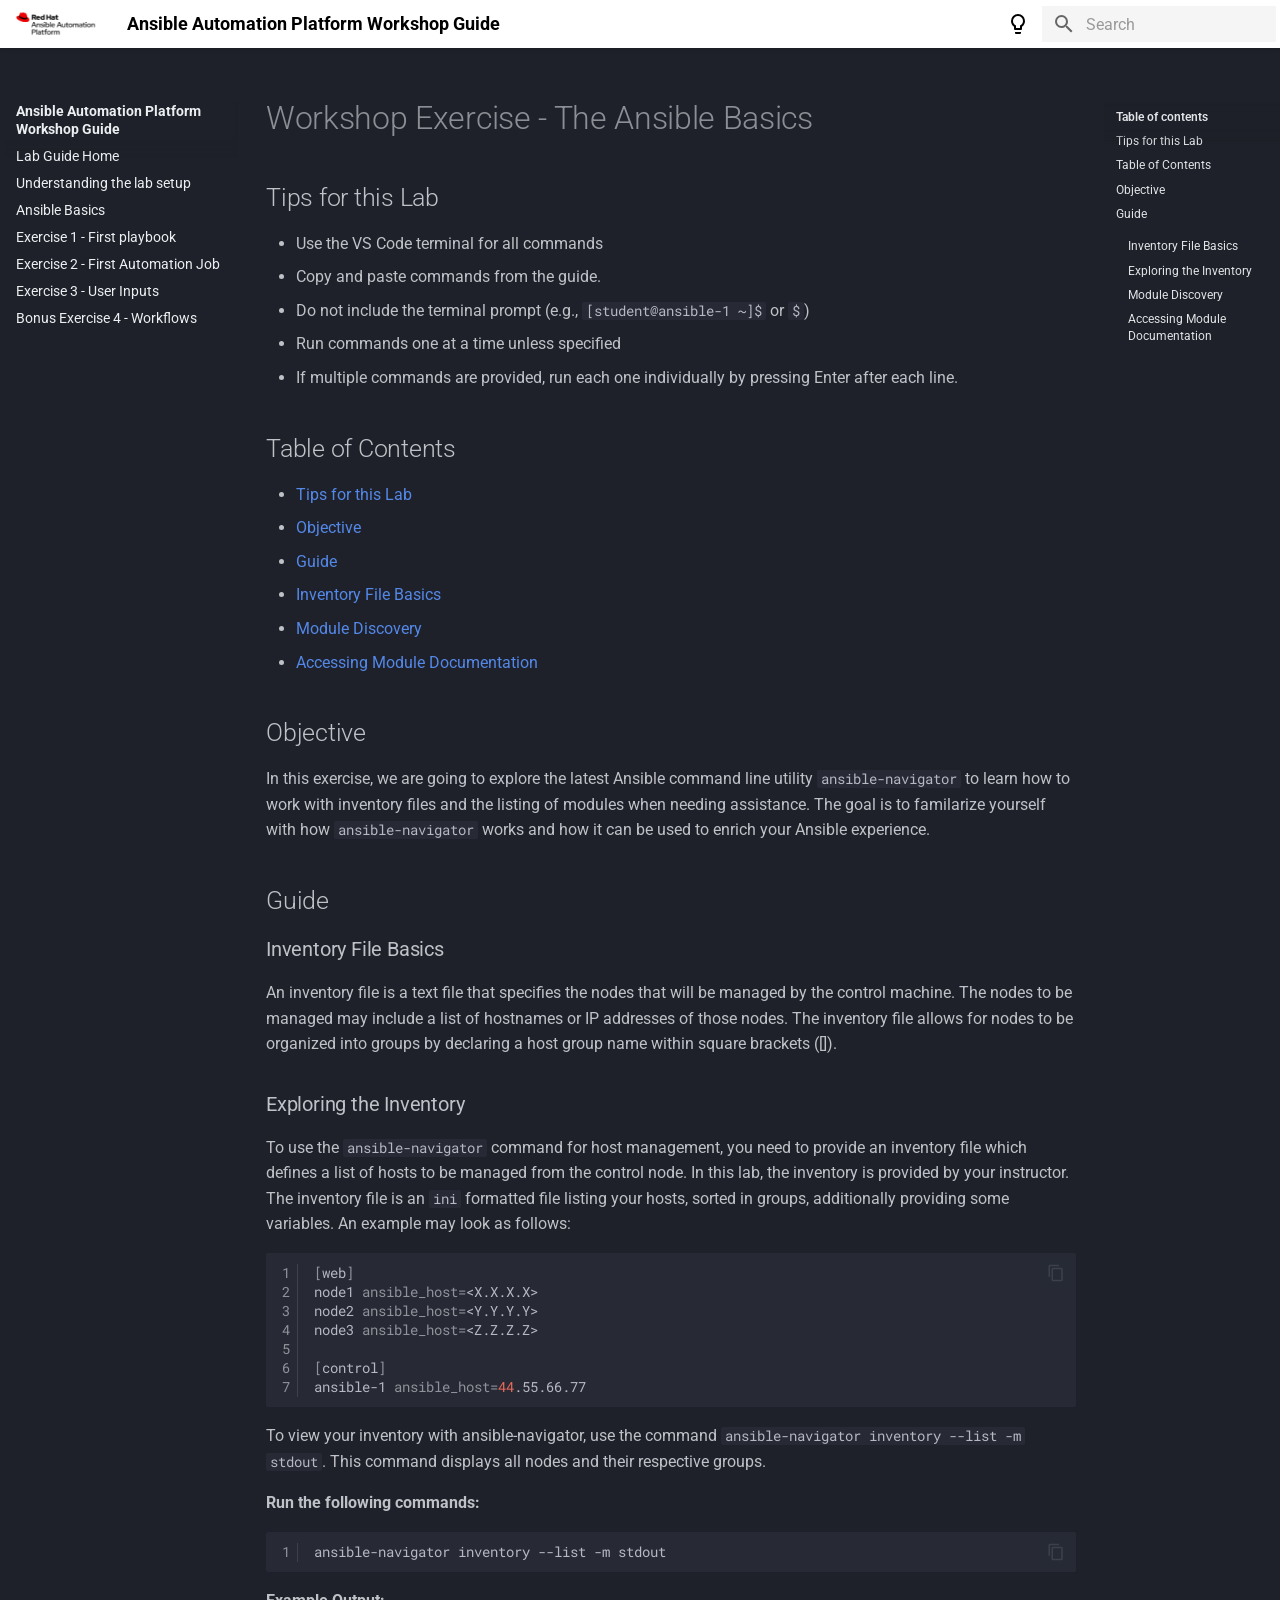
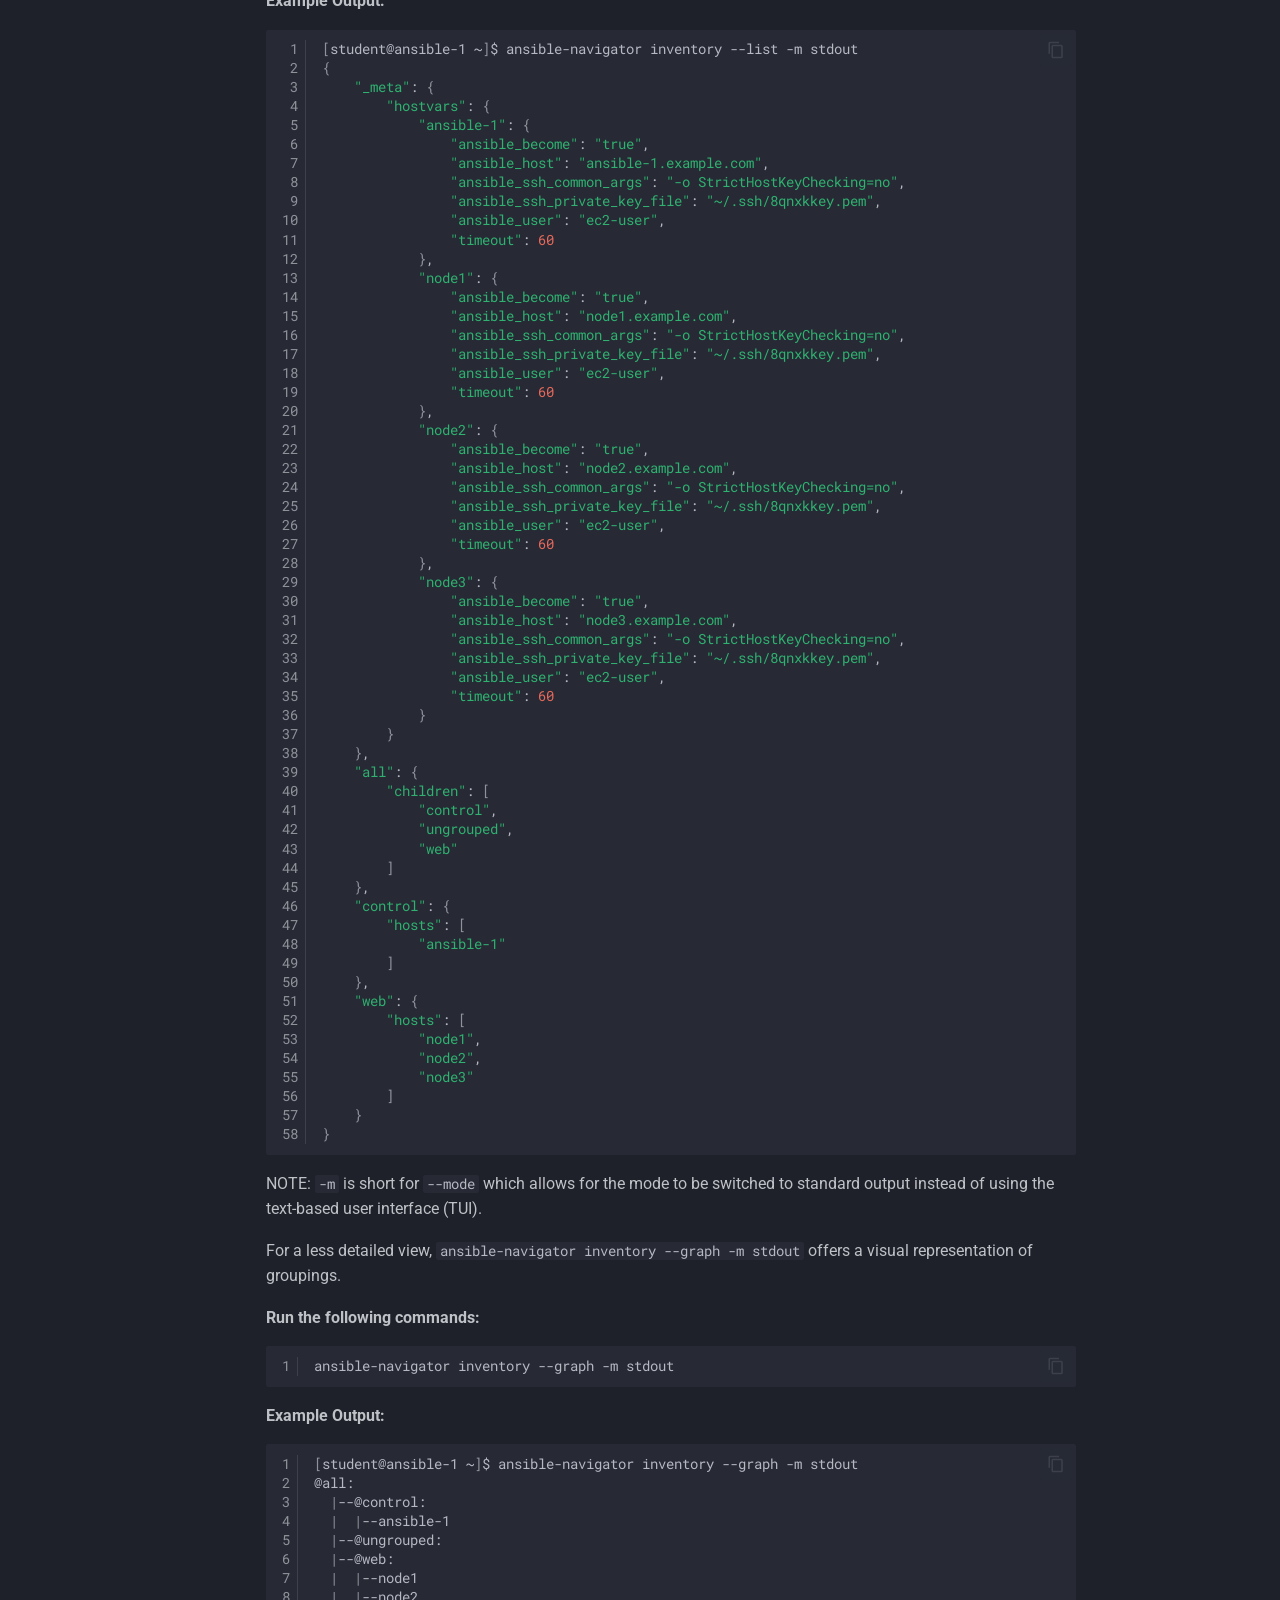
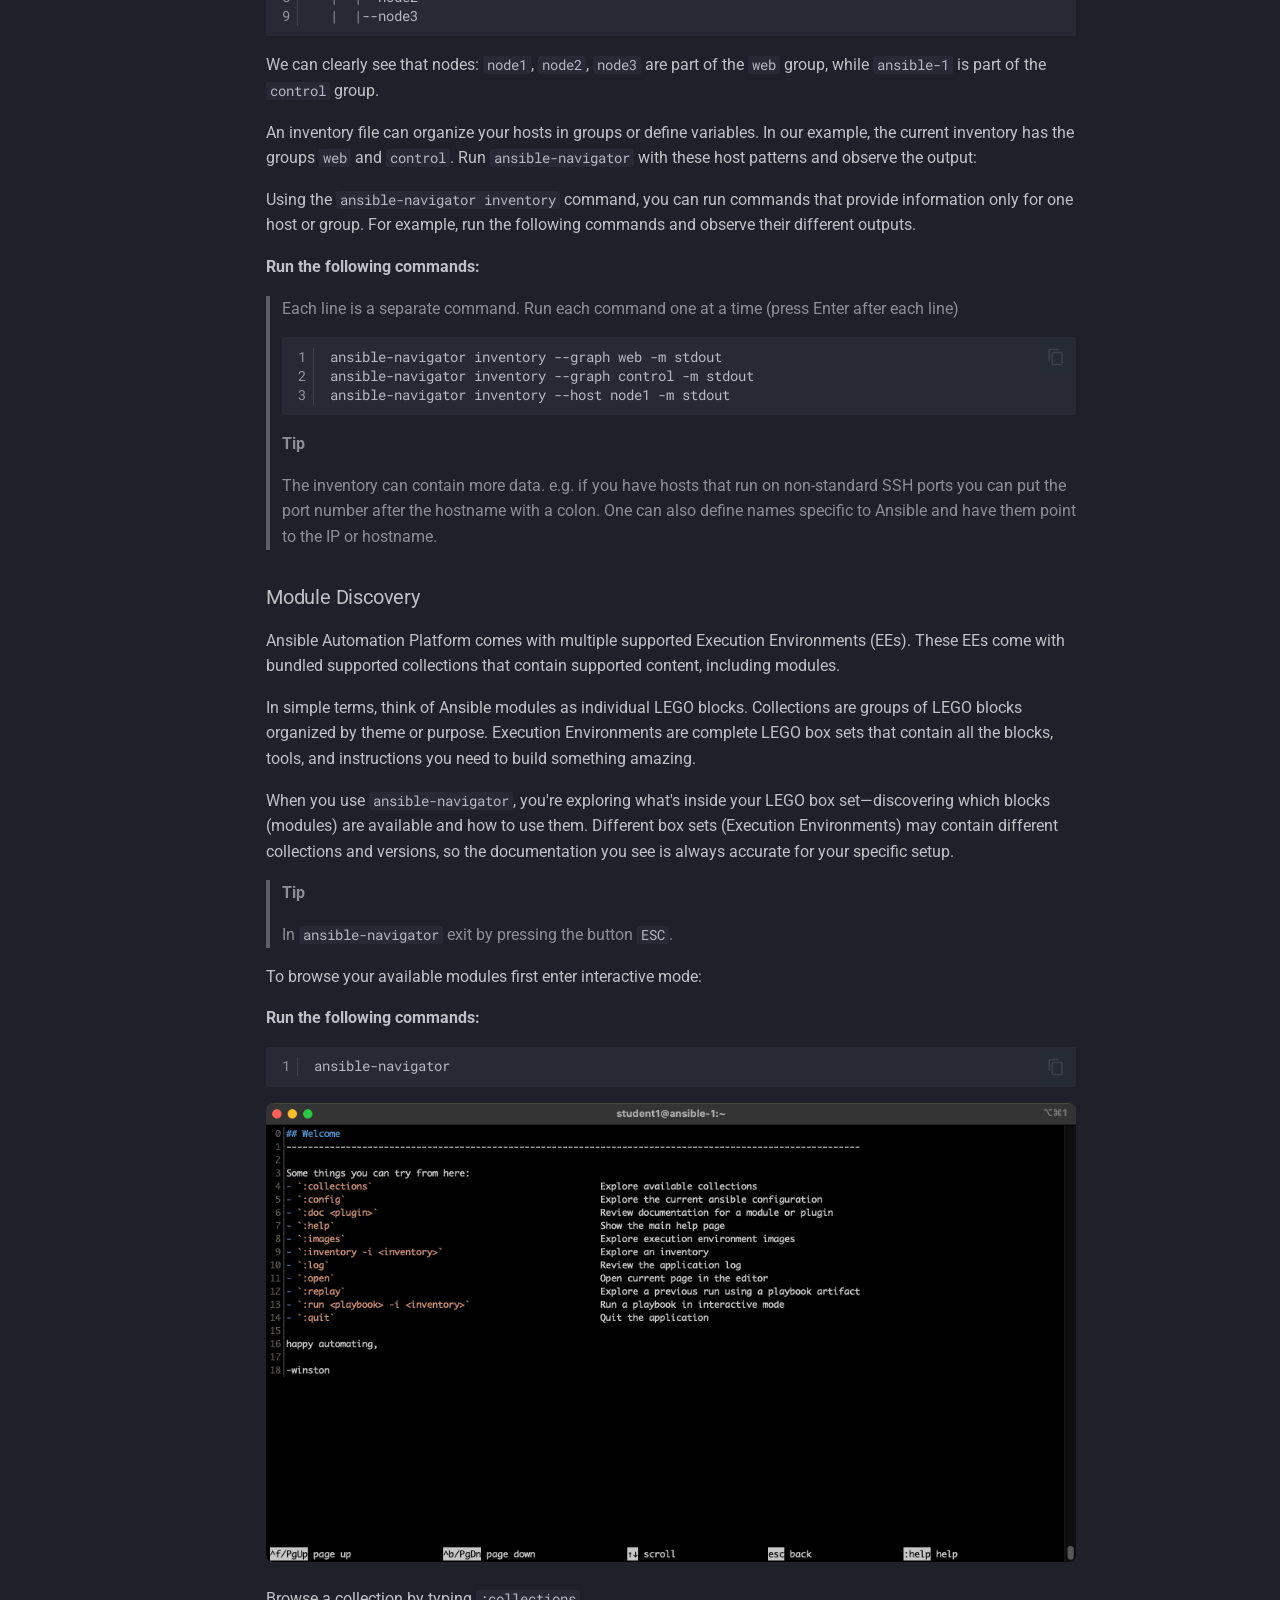
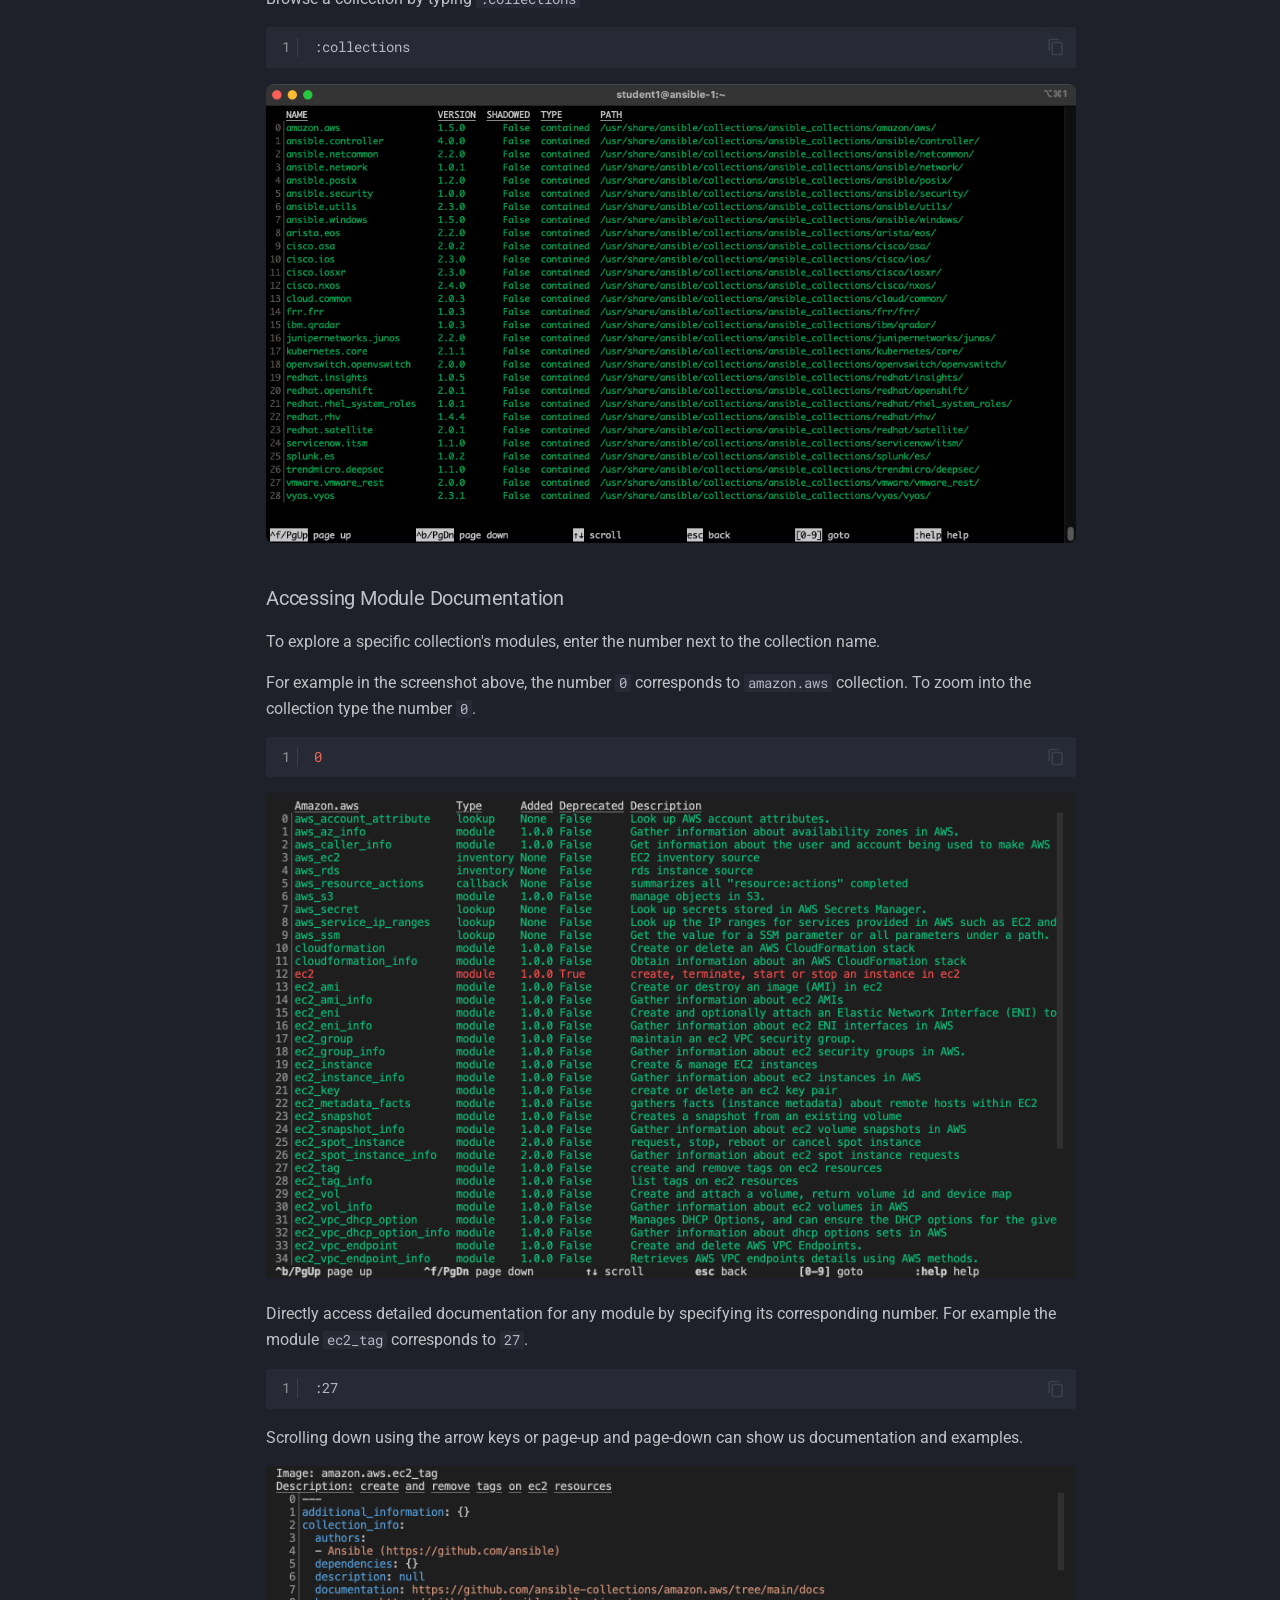
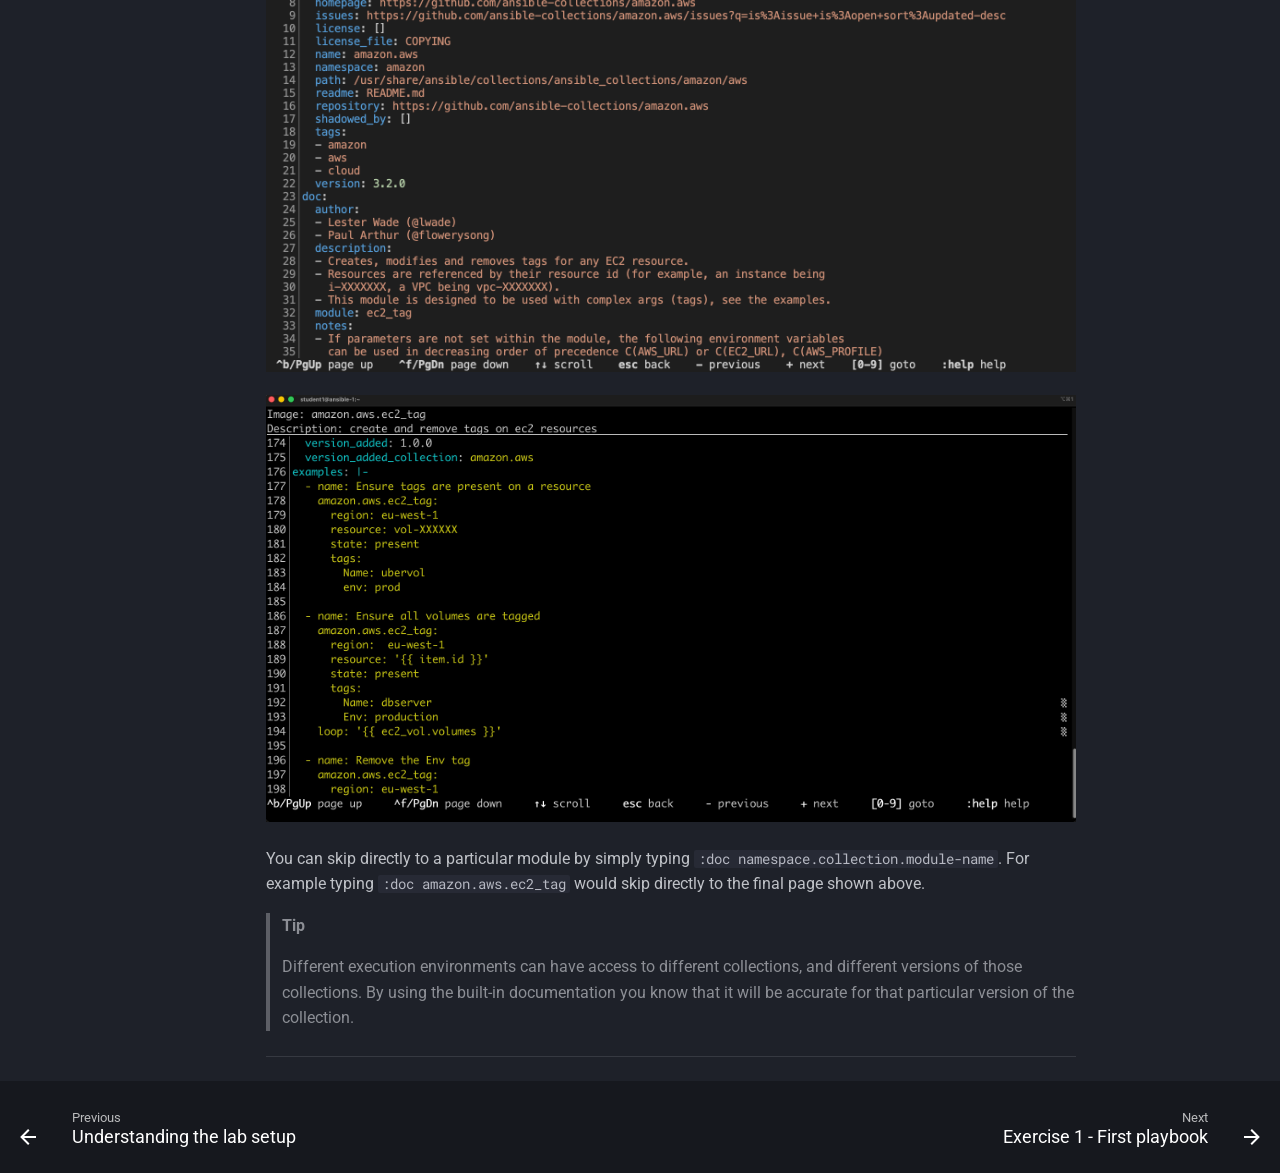
<file: 2-thebasics/index.html>
<!doctype html>
<html lang="en" class="no-js">
  <head>
    
      <meta charset="utf-8">
      <meta name="viewport" content="width=device-width,initial-scale=1">
      
      
      
      
        <link rel="prev" href="../1-setup/">
      
      
        <link rel="next" href="../3-playbook/">
      
      
        
      
      
      <link rel="icon" href="../images/RH_AAP_Logo.png">
      <meta name="generator" content="mkdocs-1.6.1, mkdocs-material-9.7.6">
    
    
      
        <title>Ansible Basics - Ansible Automation Platform Workshop Guide</title>
      
    
    
      <link rel="stylesheet" href="../assets/stylesheets/main.484c7ddc.min.css">
      
        
        <link rel="stylesheet" href="../assets/stylesheets/palette.ab4e12ef.min.css">
      
      


    
    
      
    
    
      
        
        
        <link rel="preconnect" href="https://fonts.gstatic.com" crossorigin>
        <link rel="stylesheet" href="https://fonts.googleapis.com/css?family=Roboto:300,300i,400,400i,700,700i%7CRoboto+Mono:400,400i,700,700i&display=fallback">
        <style>:root{--md-text-font:"Roboto";--md-code-font:"Roboto Mono"}</style>
      
    
    
      <link rel="stylesheet" href="../stylesheets/extra.css">
    
    <script>__md_scope=new URL("..",location),__md_hash=e=>[...e].reduce(((e,_)=>(e<<5)-e+_.charCodeAt(0)),0),__md_get=(e,_=localStorage,t=__md_scope)=>JSON.parse(_.getItem(t.pathname+"."+e)),__md_set=(e,_,t=localStorage,a=__md_scope)=>{try{t.setItem(a.pathname+"."+e,JSON.stringify(_))}catch(e){}}</script>
    
      

    
    
  </head>
  
  
    
    
      
    
    
    
    
    <body dir="ltr" data-md-color-scheme="slate" data-md-color-primary="indigo" data-md-color-accent="cyan">
  
    
    <input class="md-toggle" data-md-toggle="drawer" type="checkbox" id="__drawer" autocomplete="off">
    <input class="md-toggle" data-md-toggle="search" type="checkbox" id="__search" autocomplete="off">
    <label class="md-overlay" for="__drawer"></label>
    <div data-md-component="skip">
      
        
        <a href="#workshop-exercise-the-ansible-basics" class="md-skip">
          Skip to content
        </a>
      
    </div>
    <div data-md-component="announce">
      
    </div>
    
    
      

  

<header class="md-header md-header--shadow" data-md-component="header">
  <nav class="md-header__inner md-grid" aria-label="Header">
    <a href=".." title="Ansible Automation Platform Workshop Guide" class="md-header__button md-logo" aria-label="Ansible Automation Platform Workshop Guide" data-md-component="logo">
      
  <img src="../images/logo.png" alt="logo">

    </a>
    <label class="md-header__button md-icon" for="__drawer">
      
      <svg xmlns="http://www.w3.org/2000/svg" viewBox="0 0 24 24"><path d="M3 6h18v2H3zm0 5h18v2H3zm0 5h18v2H3z"/></svg>
    </label>
    <div class="md-header__title" data-md-component="header-title">
      <div class="md-header__ellipsis">
        <div class="md-header__topic">
          <span class="md-ellipsis">
            Ansible Automation Platform Workshop Guide
          </span>
        </div>
        <div class="md-header__topic" data-md-component="header-topic">
          <span class="md-ellipsis">
            
              Ansible Basics
            
          </span>
        </div>
      </div>
    </div>
    
      
        <form class="md-header__option" data-md-component="palette">
  
    
    
    
    <input class="md-option" data-md-color-media="" data-md-color-scheme="slate" data-md-color-primary="indigo" data-md-color-accent="cyan"  aria-label="Switch to light mode"  type="radio" name="__palette" id="__palette_0">
    
      <label class="md-header__button md-icon" title="Switch to light mode" for="__palette_1" hidden>
        <svg xmlns="http://www.w3.org/2000/svg" viewBox="0 0 24 24"><path d="M12 2a7 7 0 0 1 7 7c0 2.38-1.19 4.47-3 5.74V17a1 1 0 0 1-1 1H9a1 1 0 0 1-1-1v-2.26C6.19 13.47 5 11.38 5 9a7 7 0 0 1 7-7M9 21v-1h6v1a1 1 0 0 1-1 1h-4a1 1 0 0 1-1-1m3-17a5 5 0 0 0-5 5c0 2.05 1.23 3.81 3 4.58V16h4v-2.42c1.77-.77 3-2.53 3-4.58a5 5 0 0 0-5-5"/></svg>
      </label>
    
  
    
    
    
    <input class="md-option" data-md-color-media="" data-md-color-scheme="default" data-md-color-primary="white" data-md-color-accent="indigo"  aria-label="Switch to dark mode"  type="radio" name="__palette" id="__palette_1">
    
      <label class="md-header__button md-icon" title="Switch to dark mode" for="__palette_0" hidden>
        <svg xmlns="http://www.w3.org/2000/svg" viewBox="0 0 24 24"><path d="M12 2a7 7 0 0 0-7 7c0 2.38 1.19 4.47 3 5.74V17a1 1 0 0 0 1 1h6a1 1 0 0 0 1-1v-2.26c1.81-1.27 3-3.36 3-5.74a7 7 0 0 0-7-7M9 21a1 1 0 0 0 1 1h4a1 1 0 0 0 1-1v-1H9z"/></svg>
      </label>
    
  
</form>
      
    
    
      <script>var palette=__md_get("__palette");if(palette&&palette.color){if("(prefers-color-scheme)"===palette.color.media){var media=matchMedia("(prefers-color-scheme: light)"),input=document.querySelector(media.matches?"[data-md-color-media='(prefers-color-scheme: light)']":"[data-md-color-media='(prefers-color-scheme: dark)']");palette.color.media=input.getAttribute("data-md-color-media"),palette.color.scheme=input.getAttribute("data-md-color-scheme"),palette.color.primary=input.getAttribute("data-md-color-primary"),palette.color.accent=input.getAttribute("data-md-color-accent")}for(var[key,value]of Object.entries(palette.color))document.body.setAttribute("data-md-color-"+key,value)}</script>
    
    
    
      
      
        <label class="md-header__button md-icon" for="__search">
          
          <svg xmlns="http://www.w3.org/2000/svg" viewBox="0 0 24 24"><path d="M9.5 3A6.5 6.5 0 0 1 16 9.5c0 1.61-.59 3.09-1.56 4.23l.27.27h.79l5 5-1.5 1.5-5-5v-.79l-.27-.27A6.52 6.52 0 0 1 9.5 16 6.5 6.5 0 0 1 3 9.5 6.5 6.5 0 0 1 9.5 3m0 2C7 5 5 7 5 9.5S7 14 9.5 14 14 12 14 9.5 12 5 9.5 5"/></svg>
        </label>
        <div class="md-search" data-md-component="search" role="dialog">
  <label class="md-search__overlay" for="__search"></label>
  <div class="md-search__inner" role="search">
    <form class="md-search__form" name="search">
      <input type="text" class="md-search__input" name="query" aria-label="Search" placeholder="Search" autocapitalize="off" autocorrect="off" autocomplete="off" spellcheck="false" data-md-component="search-query" required>
      <label class="md-search__icon md-icon" for="__search">
        
        <svg xmlns="http://www.w3.org/2000/svg" viewBox="0 0 24 24"><path d="M9.5 3A6.5 6.5 0 0 1 16 9.5c0 1.61-.59 3.09-1.56 4.23l.27.27h.79l5 5-1.5 1.5-5-5v-.79l-.27-.27A6.52 6.52 0 0 1 9.5 16 6.5 6.5 0 0 1 3 9.5 6.5 6.5 0 0 1 9.5 3m0 2C7 5 5 7 5 9.5S7 14 9.5 14 14 12 14 9.5 12 5 9.5 5"/></svg>
        
        <svg xmlns="http://www.w3.org/2000/svg" viewBox="0 0 24 24"><path d="M20 11v2H8l5.5 5.5-1.42 1.42L4.16 12l7.92-7.92L13.5 5.5 8 11z"/></svg>
      </label>
      <nav class="md-search__options" aria-label="Search">
        
        <button type="reset" class="md-search__icon md-icon" title="Clear" aria-label="Clear" tabindex="-1">
          
          <svg xmlns="http://www.w3.org/2000/svg" viewBox="0 0 24 24"><path d="M19 6.41 17.59 5 12 10.59 6.41 5 5 6.41 10.59 12 5 17.59 6.41 19 12 13.41 17.59 19 19 17.59 13.41 12z"/></svg>
        </button>
      </nav>
      
    </form>
    <div class="md-search__output">
      <div class="md-search__scrollwrap" tabindex="0" data-md-scrollfix>
        <div class="md-search-result" data-md-component="search-result">
          <div class="md-search-result__meta">
            Initializing search
          </div>
          <ol class="md-search-result__list" role="presentation"></ol>
        </div>
      </div>
    </div>
  </div>
</div>
      
    
    
  </nav>
  
</header>
    
    <div class="md-container" data-md-component="container">
      
      
        
          
        
      
      <main class="md-main" data-md-component="main">
        <div class="md-main__inner md-grid">
          
            
              
              <div class="md-sidebar md-sidebar--primary" data-md-component="sidebar" data-md-type="navigation" >
                <div class="md-sidebar__scrollwrap">
                  <div class="md-sidebar__inner">
                    



<nav class="md-nav md-nav--primary" aria-label="Navigation" data-md-level="0">
  <label class="md-nav__title" for="__drawer">
    <a href=".." title="Ansible Automation Platform Workshop Guide" class="md-nav__button md-logo" aria-label="Ansible Automation Platform Workshop Guide" data-md-component="logo">
      
  <img src="../images/logo.png" alt="logo">

    </a>
    Ansible Automation Platform Workshop Guide
  </label>
  
  <ul class="md-nav__list" data-md-scrollfix>
    
      
      
  
  
  
  
    <li class="md-nav__item">
      <a href=".." class="md-nav__link">
        
  
  
  <span class="md-ellipsis">
    
  
    Lab Guide Home
  

    
  </span>
  
  

      </a>
    </li>
  

    
      
      
  
  
  
  
    <li class="md-nav__item">
      <a href="../1-setup/" class="md-nav__link">
        
  
  
  <span class="md-ellipsis">
    
  
    Understanding the lab setup
  

    
  </span>
  
  

      </a>
    </li>
  

    
      
      
  
  
    
  
  
  
    <li class="md-nav__item md-nav__item--active">
      
      <input class="md-nav__toggle md-toggle" type="checkbox" id="__toc">
      
      
        
      
      
        <label class="md-nav__link md-nav__link--active" for="__toc">
          
  
  
  <span class="md-ellipsis">
    
  
    Ansible Basics
  

    
  </span>
  
  

          <span class="md-nav__icon md-icon"></span>
        </label>
      
      <a href="./" class="md-nav__link md-nav__link--active">
        
  
  
  <span class="md-ellipsis">
    
  
    Ansible Basics
  

    
  </span>
  
  

      </a>
      
        

<nav class="md-nav md-nav--secondary" aria-label="Table of contents">
  
  
  
    
  
  
    <label class="md-nav__title" for="__toc">
      <span class="md-nav__icon md-icon"></span>
      Table of contents
    </label>
    <ul class="md-nav__list" data-md-component="toc" data-md-scrollfix>
      
        <li class="md-nav__item">
  <a href="#tips-for-this-lab" class="md-nav__link">
    <span class="md-ellipsis">
      
        Tips for this Lab
      
    </span>
  </a>
  
</li>
      
        <li class="md-nav__item">
  <a href="#table-of-contents" class="md-nav__link">
    <span class="md-ellipsis">
      
        Table of Contents
      
    </span>
  </a>
  
</li>
      
        <li class="md-nav__item">
  <a href="#objective" class="md-nav__link">
    <span class="md-ellipsis">
      
        Objective
      
    </span>
  </a>
  
</li>
      
        <li class="md-nav__item">
  <a href="#guide" class="md-nav__link">
    <span class="md-ellipsis">
      
        Guide
      
    </span>
  </a>
  
    <nav class="md-nav" aria-label="Guide">
      <ul class="md-nav__list">
        
          <li class="md-nav__item">
  <a href="#inventory-file-basics" class="md-nav__link">
    <span class="md-ellipsis">
      
        Inventory File Basics
      
    </span>
  </a>
  
</li>
        
          <li class="md-nav__item">
  <a href="#exploring-the-inventory" class="md-nav__link">
    <span class="md-ellipsis">
      
        Exploring the Inventory
      
    </span>
  </a>
  
</li>
        
          <li class="md-nav__item">
  <a href="#module-discovery" class="md-nav__link">
    <span class="md-ellipsis">
      
        Module Discovery
      
    </span>
  </a>
  
</li>
        
          <li class="md-nav__item">
  <a href="#accessing-module-documentation" class="md-nav__link">
    <span class="md-ellipsis">
      
        Accessing Module Documentation
      
    </span>
  </a>
  
</li>
        
      </ul>
    </nav>
  
</li>
      
    </ul>
  
</nav>
      
    </li>
  

    
      
      
  
  
  
  
    <li class="md-nav__item">
      <a href="../3-playbook/" class="md-nav__link">
        
  
  
  <span class="md-ellipsis">
    
  
    Exercise 1 - First playbook
  

    
  </span>
  
  

      </a>
    </li>
  

    
      
      
  
  
  
  
    <li class="md-nav__item">
      <a href="../4-projects/" class="md-nav__link">
        
  
  
  <span class="md-ellipsis">
    
  
    Exercise 2 - First Automation Job
  

    
  </span>
  
  

      </a>
    </li>
  

    
      
      
  
  
  
  
    <li class="md-nav__item">
      <a href="../5-surveys/" class="md-nav__link">
        
  
  
  <span class="md-ellipsis">
    
  
    Exercise 3 - User Inputs
  

    
  </span>
  
  

      </a>
    </li>
  

    
      
      
  
  
  
  
    <li class="md-nav__item">
      <a href="../6-bonus-workflows/" class="md-nav__link">
        
  
  
  <span class="md-ellipsis">
    
  
    Bonus Exercise 4 - Workflows
  

    
  </span>
  
  

      </a>
    </li>
  

    
  </ul>
</nav>
                  </div>
                </div>
              </div>
            
            
              
              <div class="md-sidebar md-sidebar--secondary" data-md-component="sidebar" data-md-type="toc" >
                <div class="md-sidebar__scrollwrap">
                  <div class="md-sidebar__inner">
                    

<nav class="md-nav md-nav--secondary" aria-label="Table of contents">
  
  
  
    
  
  
    <label class="md-nav__title" for="__toc">
      <span class="md-nav__icon md-icon"></span>
      Table of contents
    </label>
    <ul class="md-nav__list" data-md-component="toc" data-md-scrollfix>
      
        <li class="md-nav__item">
  <a href="#tips-for-this-lab" class="md-nav__link">
    <span class="md-ellipsis">
      
        Tips for this Lab
      
    </span>
  </a>
  
</li>
      
        <li class="md-nav__item">
  <a href="#table-of-contents" class="md-nav__link">
    <span class="md-ellipsis">
      
        Table of Contents
      
    </span>
  </a>
  
</li>
      
        <li class="md-nav__item">
  <a href="#objective" class="md-nav__link">
    <span class="md-ellipsis">
      
        Objective
      
    </span>
  </a>
  
</li>
      
        <li class="md-nav__item">
  <a href="#guide" class="md-nav__link">
    <span class="md-ellipsis">
      
        Guide
      
    </span>
  </a>
  
    <nav class="md-nav" aria-label="Guide">
      <ul class="md-nav__list">
        
          <li class="md-nav__item">
  <a href="#inventory-file-basics" class="md-nav__link">
    <span class="md-ellipsis">
      
        Inventory File Basics
      
    </span>
  </a>
  
</li>
        
          <li class="md-nav__item">
  <a href="#exploring-the-inventory" class="md-nav__link">
    <span class="md-ellipsis">
      
        Exploring the Inventory
      
    </span>
  </a>
  
</li>
        
          <li class="md-nav__item">
  <a href="#module-discovery" class="md-nav__link">
    <span class="md-ellipsis">
      
        Module Discovery
      
    </span>
  </a>
  
</li>
        
          <li class="md-nav__item">
  <a href="#accessing-module-documentation" class="md-nav__link">
    <span class="md-ellipsis">
      
        Accessing Module Documentation
      
    </span>
  </a>
  
</li>
        
      </ul>
    </nav>
  
</li>
      
    </ul>
  
</nav>
                  </div>
                </div>
              </div>
            
          
          
            <div class="md-content" data-md-component="content">
              
              <article class="md-content__inner md-typeset">
                
                  



<h1 id="workshop-exercise-the-ansible-basics">Workshop Exercise - The Ansible Basics <!-- omit in toc --></h1>
<h2 id="tips-for-this-lab">Tips for this Lab</h2>
<ul>
<li>Use the VS Code terminal for all commands</li>
<li>Copy and paste commands from the guide. </li>
<li>Do not include the terminal prompt (e.g., <code>[student@ansible-1 ~]$</code> or <code>$</code>)</li>
<li>Run commands one at a time unless specified</li>
<li>If multiple commands are provided, run each one individually by pressing Enter after each line.</li>
</ul>
<h2 id="table-of-contents">Table of Contents <!-- omit in toc --></h2>
<ul>
<li><a href="#tips-for-this-lab">Tips for this Lab</a></li>
<li><a href="#objective">Objective</a></li>
<li><a href="#guide">Guide</a></li>
<li><a href="#inventory-file-basics">Inventory File Basics</a></li>
<li><a href="#module-discovery">Module Discovery</a></li>
<li><a href="#accessing-module-documentation">Accessing Module Documentation</a></li>
</ul>
<h2 id="objective">Objective</h2>
<p>In this exercise, we are going to explore the latest Ansible command line
utility <code>ansible-navigator</code> to learn how to work with inventory files and the
listing of modules when needing assistance. The goal is to familarize yourself
with how <code>ansible-navigator</code> works and how it can be used to enrich your Ansible
experience.</p>
<h2 id="guide">Guide</h2>
<h3 id="inventory-file-basics">Inventory File Basics</h3>
<p>An inventory file is a text file that specifies the nodes that will be managed by the control machine. The nodes to be managed may include a list of hostnames or IP addresses of those nodes. The inventory file allows for nodes to be organized into groups by declaring a host group name within square brackets ([]).</p>
<h3 id="exploring-the-inventory">Exploring the Inventory</h3>
<p>To use the <code>ansible-navigator</code> command for host management, you need to provide
an inventory file which defines a list of hosts to be managed from the control
node. In this lab, the inventory is provided by your instructor. The inventory
file is an <code>ini</code> formatted file listing your hosts, sorted in groups,
additionally providing some variables. An example may look as follows:</p>
<div class="highlight"><table class="highlighttable"><tr><td class="linenos"><div class="linenodiv"><pre><span></span><span class="normal">1</span>
<span class="normal">2</span>
<span class="normal">3</span>
<span class="normal">4</span>
<span class="normal">5</span>
<span class="normal">6</span>
<span class="normal">7</span></pre></div></td><td class="code"><div><pre><span></span><code><span class="o">[</span>web<span class="o">]</span>
node1<span class="w"> </span><span class="nv">ansible_host</span><span class="o">=</span>&lt;X.X.X.X&gt;
node2<span class="w"> </span><span class="nv">ansible_host</span><span class="o">=</span>&lt;Y.Y.Y.Y&gt;
node3<span class="w"> </span><span class="nv">ansible_host</span><span class="o">=</span>&lt;Z.Z.Z.Z&gt;

<span class="o">[</span>control<span class="o">]</span>
ansible-1<span class="w"> </span><span class="nv">ansible_host</span><span class="o">=</span><span class="m">44</span>.55.66.77
</code></pre></div></td></tr></table></div>
<p>To view your inventory with ansible-navigator, use the command
<code>ansible-navigator inventory --list -m stdout</code>. This command displays all nodes
and their respective groups.</p>
<p><strong>Run the following commands:</strong>
<div class="highlight"><table class="highlighttable"><tr><td class="linenos"><div class="linenodiv"><pre><span></span><span class="normal">1</span></pre></div></td><td class="code"><div><pre><span></span><code>ansible-navigator<span class="w"> </span>inventory<span class="w"> </span>--list<span class="w"> </span>-m<span class="w"> </span>stdout
</code></pre></div></td></tr></table></div></p>
<p><strong>Example Output:</strong></p>
<div class="highlight"><table class="highlighttable"><tr><td class="linenos"><div class="linenodiv"><pre><span></span><span class="normal"> 1</span>
<span class="normal"> 2</span>
<span class="normal"> 3</span>
<span class="normal"> 4</span>
<span class="normal"> 5</span>
<span class="normal"> 6</span>
<span class="normal"> 7</span>
<span class="normal"> 8</span>
<span class="normal"> 9</span>
<span class="normal">10</span>
<span class="normal">11</span>
<span class="normal">12</span>
<span class="normal">13</span>
<span class="normal">14</span>
<span class="normal">15</span>
<span class="normal">16</span>
<span class="normal">17</span>
<span class="normal">18</span>
<span class="normal">19</span>
<span class="normal">20</span>
<span class="normal">21</span>
<span class="normal">22</span>
<span class="normal">23</span>
<span class="normal">24</span>
<span class="normal">25</span>
<span class="normal">26</span>
<span class="normal">27</span>
<span class="normal">28</span>
<span class="normal">29</span>
<span class="normal">30</span>
<span class="normal">31</span>
<span class="normal">32</span>
<span class="normal">33</span>
<span class="normal">34</span>
<span class="normal">35</span>
<span class="normal">36</span>
<span class="normal">37</span>
<span class="normal">38</span>
<span class="normal">39</span>
<span class="normal">40</span>
<span class="normal">41</span>
<span class="normal">42</span>
<span class="normal">43</span>
<span class="normal">44</span>
<span class="normal">45</span>
<span class="normal">46</span>
<span class="normal">47</span>
<span class="normal">48</span>
<span class="normal">49</span>
<span class="normal">50</span>
<span class="normal">51</span>
<span class="normal">52</span>
<span class="normal">53</span>
<span class="normal">54</span>
<span class="normal">55</span>
<span class="normal">56</span>
<span class="normal">57</span>
<span class="normal">58</span></pre></div></td><td class="code"><div><pre><span></span><code><span class="o">[</span>student@ansible-1<span class="w"> </span>~<span class="o">]</span>$<span class="w"> </span>ansible-navigator<span class="w"> </span>inventory<span class="w"> </span>--list<span class="w"> </span>-m<span class="w"> </span>stdout
<span class="o">{</span>
<span class="w">    </span><span class="s2">&quot;_meta&quot;</span>:<span class="w"> </span><span class="o">{</span>
<span class="w">        </span><span class="s2">&quot;hostvars&quot;</span>:<span class="w"> </span><span class="o">{</span>
<span class="w">            </span><span class="s2">&quot;ansible-1&quot;</span>:<span class="w"> </span><span class="o">{</span>
<span class="w">                </span><span class="s2">&quot;ansible_become&quot;</span>:<span class="w"> </span><span class="s2">&quot;true&quot;</span>,
<span class="w">                </span><span class="s2">&quot;ansible_host&quot;</span>:<span class="w"> </span><span class="s2">&quot;ansible-1.example.com&quot;</span>,
<span class="w">                </span><span class="s2">&quot;ansible_ssh_common_args&quot;</span>:<span class="w"> </span><span class="s2">&quot;-o StrictHostKeyChecking=no&quot;</span>,
<span class="w">                </span><span class="s2">&quot;ansible_ssh_private_key_file&quot;</span>:<span class="w"> </span><span class="s2">&quot;~/.ssh/8qnxkkey.pem&quot;</span>,
<span class="w">                </span><span class="s2">&quot;ansible_user&quot;</span>:<span class="w"> </span><span class="s2">&quot;ec2-user&quot;</span>,
<span class="w">                </span><span class="s2">&quot;timeout&quot;</span>:<span class="w"> </span><span class="m">60</span>
<span class="w">            </span><span class="o">}</span>,
<span class="w">            </span><span class="s2">&quot;node1&quot;</span>:<span class="w"> </span><span class="o">{</span>
<span class="w">                </span><span class="s2">&quot;ansible_become&quot;</span>:<span class="w"> </span><span class="s2">&quot;true&quot;</span>,
<span class="w">                </span><span class="s2">&quot;ansible_host&quot;</span>:<span class="w"> </span><span class="s2">&quot;node1.example.com&quot;</span>,
<span class="w">                </span><span class="s2">&quot;ansible_ssh_common_args&quot;</span>:<span class="w"> </span><span class="s2">&quot;-o StrictHostKeyChecking=no&quot;</span>,
<span class="w">                </span><span class="s2">&quot;ansible_ssh_private_key_file&quot;</span>:<span class="w"> </span><span class="s2">&quot;~/.ssh/8qnxkkey.pem&quot;</span>,
<span class="w">                </span><span class="s2">&quot;ansible_user&quot;</span>:<span class="w"> </span><span class="s2">&quot;ec2-user&quot;</span>,
<span class="w">                </span><span class="s2">&quot;timeout&quot;</span>:<span class="w"> </span><span class="m">60</span>
<span class="w">            </span><span class="o">}</span>,
<span class="w">            </span><span class="s2">&quot;node2&quot;</span>:<span class="w"> </span><span class="o">{</span>
<span class="w">                </span><span class="s2">&quot;ansible_become&quot;</span>:<span class="w"> </span><span class="s2">&quot;true&quot;</span>,
<span class="w">                </span><span class="s2">&quot;ansible_host&quot;</span>:<span class="w"> </span><span class="s2">&quot;node2.example.com&quot;</span>,
<span class="w">                </span><span class="s2">&quot;ansible_ssh_common_args&quot;</span>:<span class="w"> </span><span class="s2">&quot;-o StrictHostKeyChecking=no&quot;</span>,
<span class="w">                </span><span class="s2">&quot;ansible_ssh_private_key_file&quot;</span>:<span class="w"> </span><span class="s2">&quot;~/.ssh/8qnxkkey.pem&quot;</span>,
<span class="w">                </span><span class="s2">&quot;ansible_user&quot;</span>:<span class="w"> </span><span class="s2">&quot;ec2-user&quot;</span>,
<span class="w">                </span><span class="s2">&quot;timeout&quot;</span>:<span class="w"> </span><span class="m">60</span>
<span class="w">            </span><span class="o">}</span>,
<span class="w">            </span><span class="s2">&quot;node3&quot;</span>:<span class="w"> </span><span class="o">{</span>
<span class="w">                </span><span class="s2">&quot;ansible_become&quot;</span>:<span class="w"> </span><span class="s2">&quot;true&quot;</span>,
<span class="w">                </span><span class="s2">&quot;ansible_host&quot;</span>:<span class="w"> </span><span class="s2">&quot;node3.example.com&quot;</span>,
<span class="w">                </span><span class="s2">&quot;ansible_ssh_common_args&quot;</span>:<span class="w"> </span><span class="s2">&quot;-o StrictHostKeyChecking=no&quot;</span>,
<span class="w">                </span><span class="s2">&quot;ansible_ssh_private_key_file&quot;</span>:<span class="w"> </span><span class="s2">&quot;~/.ssh/8qnxkkey.pem&quot;</span>,
<span class="w">                </span><span class="s2">&quot;ansible_user&quot;</span>:<span class="w"> </span><span class="s2">&quot;ec2-user&quot;</span>,
<span class="w">                </span><span class="s2">&quot;timeout&quot;</span>:<span class="w"> </span><span class="m">60</span>
<span class="w">            </span><span class="o">}</span>
<span class="w">        </span><span class="o">}</span>
<span class="w">    </span><span class="o">}</span>,
<span class="w">    </span><span class="s2">&quot;all&quot;</span>:<span class="w"> </span><span class="o">{</span>
<span class="w">        </span><span class="s2">&quot;children&quot;</span>:<span class="w"> </span><span class="o">[</span>
<span class="w">            </span><span class="s2">&quot;control&quot;</span>,
<span class="w">            </span><span class="s2">&quot;ungrouped&quot;</span>,
<span class="w">            </span><span class="s2">&quot;web&quot;</span>
<span class="w">        </span><span class="o">]</span>
<span class="w">    </span><span class="o">}</span>,
<span class="w">    </span><span class="s2">&quot;control&quot;</span>:<span class="w"> </span><span class="o">{</span>
<span class="w">        </span><span class="s2">&quot;hosts&quot;</span>:<span class="w"> </span><span class="o">[</span>
<span class="w">            </span><span class="s2">&quot;ansible-1&quot;</span>
<span class="w">        </span><span class="o">]</span>
<span class="w">    </span><span class="o">}</span>,
<span class="w">    </span><span class="s2">&quot;web&quot;</span>:<span class="w"> </span><span class="o">{</span>
<span class="w">        </span><span class="s2">&quot;hosts&quot;</span>:<span class="w"> </span><span class="o">[</span>
<span class="w">            </span><span class="s2">&quot;node1&quot;</span>,
<span class="w">            </span><span class="s2">&quot;node2&quot;</span>,
<span class="w">            </span><span class="s2">&quot;node3&quot;</span>
<span class="w">        </span><span class="o">]</span>
<span class="w">    </span><span class="o">}</span>
<span class="o">}</span>
</code></pre></div></td></tr></table></div>
<p>NOTE: <code>-m</code> is short for <code>--mode</code> which allows for the mode to be switched to standard output instead of using the text-based user interface (TUI).</p>
<p>For a less detailed view, <code>ansible-navigator inventory --graph -m stdout</code> offers
a visual representation of groupings.</p>
<p><strong>Run the following commands:</strong>
<div class="highlight"><table class="highlighttable"><tr><td class="linenos"><div class="linenodiv"><pre><span></span><span class="normal">1</span></pre></div></td><td class="code"><div><pre><span></span><code>ansible-navigator<span class="w"> </span>inventory<span class="w"> </span>--graph<span class="w"> </span>-m<span class="w"> </span>stdout
</code></pre></div></td></tr></table></div></p>
<p><strong>Example Output:</strong></p>
<div class="highlight"><table class="highlighttable"><tr><td class="linenos"><div class="linenodiv"><pre><span></span><span class="normal">1</span>
<span class="normal">2</span>
<span class="normal">3</span>
<span class="normal">4</span>
<span class="normal">5</span>
<span class="normal">6</span>
<span class="normal">7</span>
<span class="normal">8</span>
<span class="normal">9</span></pre></div></td><td class="code"><div><pre><span></span><code><span class="o">[</span>student@ansible-1<span class="w"> </span>~<span class="o">]</span>$<span class="w"> </span>ansible-navigator<span class="w"> </span>inventory<span class="w"> </span>--graph<span class="w"> </span>-m<span class="w"> </span>stdout
@all:
<span class="w">  </span><span class="p">|</span>--@control:
<span class="w">  </span><span class="p">|</span><span class="w">  </span><span class="p">|</span>--ansible-1
<span class="w">  </span><span class="p">|</span>--@ungrouped:
<span class="w">  </span><span class="p">|</span>--@web:
<span class="w">  </span><span class="p">|</span><span class="w">  </span><span class="p">|</span>--node1
<span class="w">  </span><span class="p">|</span><span class="w">  </span><span class="p">|</span>--node2
<span class="w">  </span><span class="p">|</span><span class="w">  </span><span class="p">|</span>--node3
</code></pre></div></td></tr></table></div>
<p>We can clearly see that nodes: <code>node1</code>, <code>node2</code>, <code>node3</code> are part of the <code>web</code>
group, while <code>ansible-1</code> is part of the <code>control</code> group.</p>
<p>An inventory file can organize your hosts in groups or define variables. In our
example, the current inventory has the groups <code>web</code> and <code>control</code>. Run
<code>ansible-navigator</code> with these host patterns and observe the output:</p>
<p>Using the <code>ansible-navigator inventory</code> command, you can run commands that
provide information only for one host or group. For example, run the following
commands and observe their different outputs.</p>
<p><strong>Run the following commands:</strong></p>
<blockquote>
<p>Each line is a separate command. Run each command one at a time (press Enter after each line)
<div class="highlight"><table class="highlighttable"><tr><td class="linenos"><div class="linenodiv"><pre><span></span><span class="normal">1</span>
<span class="normal">2</span>
<span class="normal">3</span></pre></div></td><td class="code"><div><pre><span></span><code>ansible-navigator<span class="w"> </span>inventory<span class="w"> </span>--graph<span class="w"> </span>web<span class="w"> </span>-m<span class="w"> </span>stdout
ansible-navigator<span class="w"> </span>inventory<span class="w"> </span>--graph<span class="w"> </span>control<span class="w"> </span>-m<span class="w"> </span>stdout
ansible-navigator<span class="w"> </span>inventory<span class="w"> </span>--host<span class="w"> </span>node1<span class="w"> </span>-m<span class="w"> </span>stdout
</code></pre></div></td></tr></table></div></p>
<p><strong>Tip</strong></p>
<p>The inventory can contain more data. e.g. if you have hosts that run on
non-standard SSH ports you can put the port number after the hostname with a
colon. One can also define names specific to Ansible and have them point to
the IP or hostname.</p>
</blockquote>
<h3 id="module-discovery">Module Discovery</h3>
<p>Ansible Automation Platform comes with multiple supported Execution Environments
(EEs).  These EEs come with bundled supported collections that contain supported
content, including modules.</p>
<p>In simple terms, think of Ansible modules as individual LEGO blocks. Collections are groups of LEGO blocks organized by theme or purpose. Execution Environments are complete LEGO box sets that contain all the blocks, tools, and instructions you need to build something amazing.</p>
<p>When you use <code>ansible-navigator</code>, you're exploring what's inside your LEGO box set—discovering which blocks (modules) are available and how to use them. Different box sets (Execution Environments) may contain different collections and versions, so the documentation you see is always accurate for your specific setup.</p>
<blockquote>
<p><strong>Tip</strong></p>
<p>In <code>ansible-navigator</code> exit by pressing the button <code>ESC</code>.</p>
</blockquote>
<p>To browse your available modules first enter interactive mode:</p>
<p><strong>Run the following commands:</strong>
<div class="highlight"><table class="highlighttable"><tr><td class="linenos"><div class="linenodiv"><pre><span></span><span class="normal">1</span></pre></div></td><td class="code"><div><pre><span></span><code>ansible-navigator
</code></pre></div></td></tr></table></div></p>
<p><img alt="picture of ansible-navigator" src="images/interactive-mode.png" /></p>
<p>Browse a collection by typing <code>:collections</code></p>
<div class="highlight"><table class="highlighttable"><tr><td class="linenos"><div class="linenodiv"><pre><span></span><span class="normal">1</span></pre></div></td><td class="code"><div><pre><span></span><code>:collections
</code></pre></div></td></tr></table></div>
<p><img alt="picture of ansible-navigator" src="images/interactive-collections.png" /></p>
<h3 id="accessing-module-documentation">Accessing Module Documentation</h3>
<p>To explore a specific collection's modules, enter the number next to the
collection name.</p>
<p>For example in the screenshot above, the number <code>0</code> corresponds to
<code>amazon.aws</code> collection.  To zoom into the collection type the number <code>0</code>.</p>
<div class="highlight"><table class="highlighttable"><tr><td class="linenos"><div class="linenodiv"><pre><span></span><span class="normal">1</span></pre></div></td><td class="code"><div><pre><span></span><code><span class="m">0</span>
</code></pre></div></td></tr></table></div>
<p><img alt="picture of ansible-navigator" src="images/interactive-aws.png" /></p>
<p>Directly access detailed documentation for any module by specifying its
corresponding number. For
example the module <code>ec2_tag</code> corresponds to <code>27</code>.</p>
<div class="highlight"><table class="highlighttable"><tr><td class="linenos"><div class="linenodiv"><pre><span></span><span class="normal">1</span></pre></div></td><td class="code"><div><pre><span></span><code>:27
</code></pre></div></td></tr></table></div>
<p>Scrolling down using the arrow keys or page-up and page-down can show us
documentation and examples.</p>
<p><img alt="picture of ansible-navigator" src="images/interactive-ec2-tag.png" /></p>
<p><img alt="picture of ansible-navigator showing example content" src="images/interactive-ec2-tag-examples.jpg" /></p>
<p>You can skip directly to a particular module by simply typing <code>:doc
namespace.collection.module-name</code>.  For example typing <code>:doc amazon.aws.ec2_tag</code>
would skip directly to the final page shown above.</p>
<blockquote>
<p><strong>Tip</strong></p>
<p>Different execution environments can have access to different collections, and different versions of those collections.  By using the built-in documentation you know that it will be accurate for that particular version of the collection.</p>
</blockquote>
<hr />












                
              </article>
            </div>
          
          
<script>var target=document.getElementById(location.hash.slice(1));target&&target.name&&(target.checked=target.name.startsWith("__tabbed_"))</script>
        </div>
        
      </main>
      
        <footer class="md-footer">
  
    
      
      <nav class="md-footer__inner md-grid" aria-label="Footer" >
        
          
          <a href="../1-setup/" class="md-footer__link md-footer__link--prev" aria-label="Previous: Understanding the lab setup">
            <div class="md-footer__button md-icon">
              
              <svg xmlns="http://www.w3.org/2000/svg" viewBox="0 0 24 24"><path d="M20 11v2H8l5.5 5.5-1.42 1.42L4.16 12l7.92-7.92L13.5 5.5 8 11z"/></svg>
            </div>
            <div class="md-footer__title">
              <span class="md-footer__direction">
                Previous
              </span>
              <div class="md-ellipsis">
                Understanding the lab setup
              </div>
            </div>
          </a>
        
        
          
          <a href="../3-playbook/" class="md-footer__link md-footer__link--next" aria-label="Next: Exercise 1 - First playbook">
            <div class="md-footer__title">
              <span class="md-footer__direction">
                Next
              </span>
              <div class="md-ellipsis">
                Exercise 1 - First playbook
              </div>
            </div>
            <div class="md-footer__button md-icon">
              
              <svg xmlns="http://www.w3.org/2000/svg" viewBox="0 0 24 24"><path d="M4 11v2h12l-5.5 5.5 1.42 1.42L19.84 12l-7.92-7.92L10.5 5.5 16 11z"/></svg>
            </div>
          </a>
        
      </nav>
    
  
  <div class="md-footer-meta md-typeset">
    <div class="md-footer-meta__inner md-grid">
      <div class="md-copyright">
  
  
    Made with
    <a href="https://squidfunk.github.io/mkdocs-material/" target="_blank" rel="noopener">
      Material for MkDocs
    </a>
  
</div>
      
    </div>
  </div>
</footer>
      
    </div>
    <div class="md-dialog" data-md-component="dialog">
      <div class="md-dialog__inner md-typeset"></div>
    </div>
    
    
    
      
      
      <script id="__config" type="application/json">{"annotate": null, "base": "..", "features": ["navigation.instant", "navigation.tracking", "navigation.footer", "content.code.copy", "content.code.select"], "search": "../assets/javascripts/workers/search.2c215733.min.js", "tags": null, "translations": {"clipboard.copied": "Copied to clipboard", "clipboard.copy": "Copy to clipboard", "search.result.more.one": "1 more on this page", "search.result.more.other": "# more on this page", "search.result.none": "No matching documents", "search.result.one": "1 matching document", "search.result.other": "# matching documents", "search.result.placeholder": "Type to start searching", "search.result.term.missing": "Missing", "select.version": "Select version"}, "version": null}</script>
    
    
      <script src="../assets/javascripts/bundle.79ae519e.min.js"></script>
      
    
  </body>
</html>
</file>
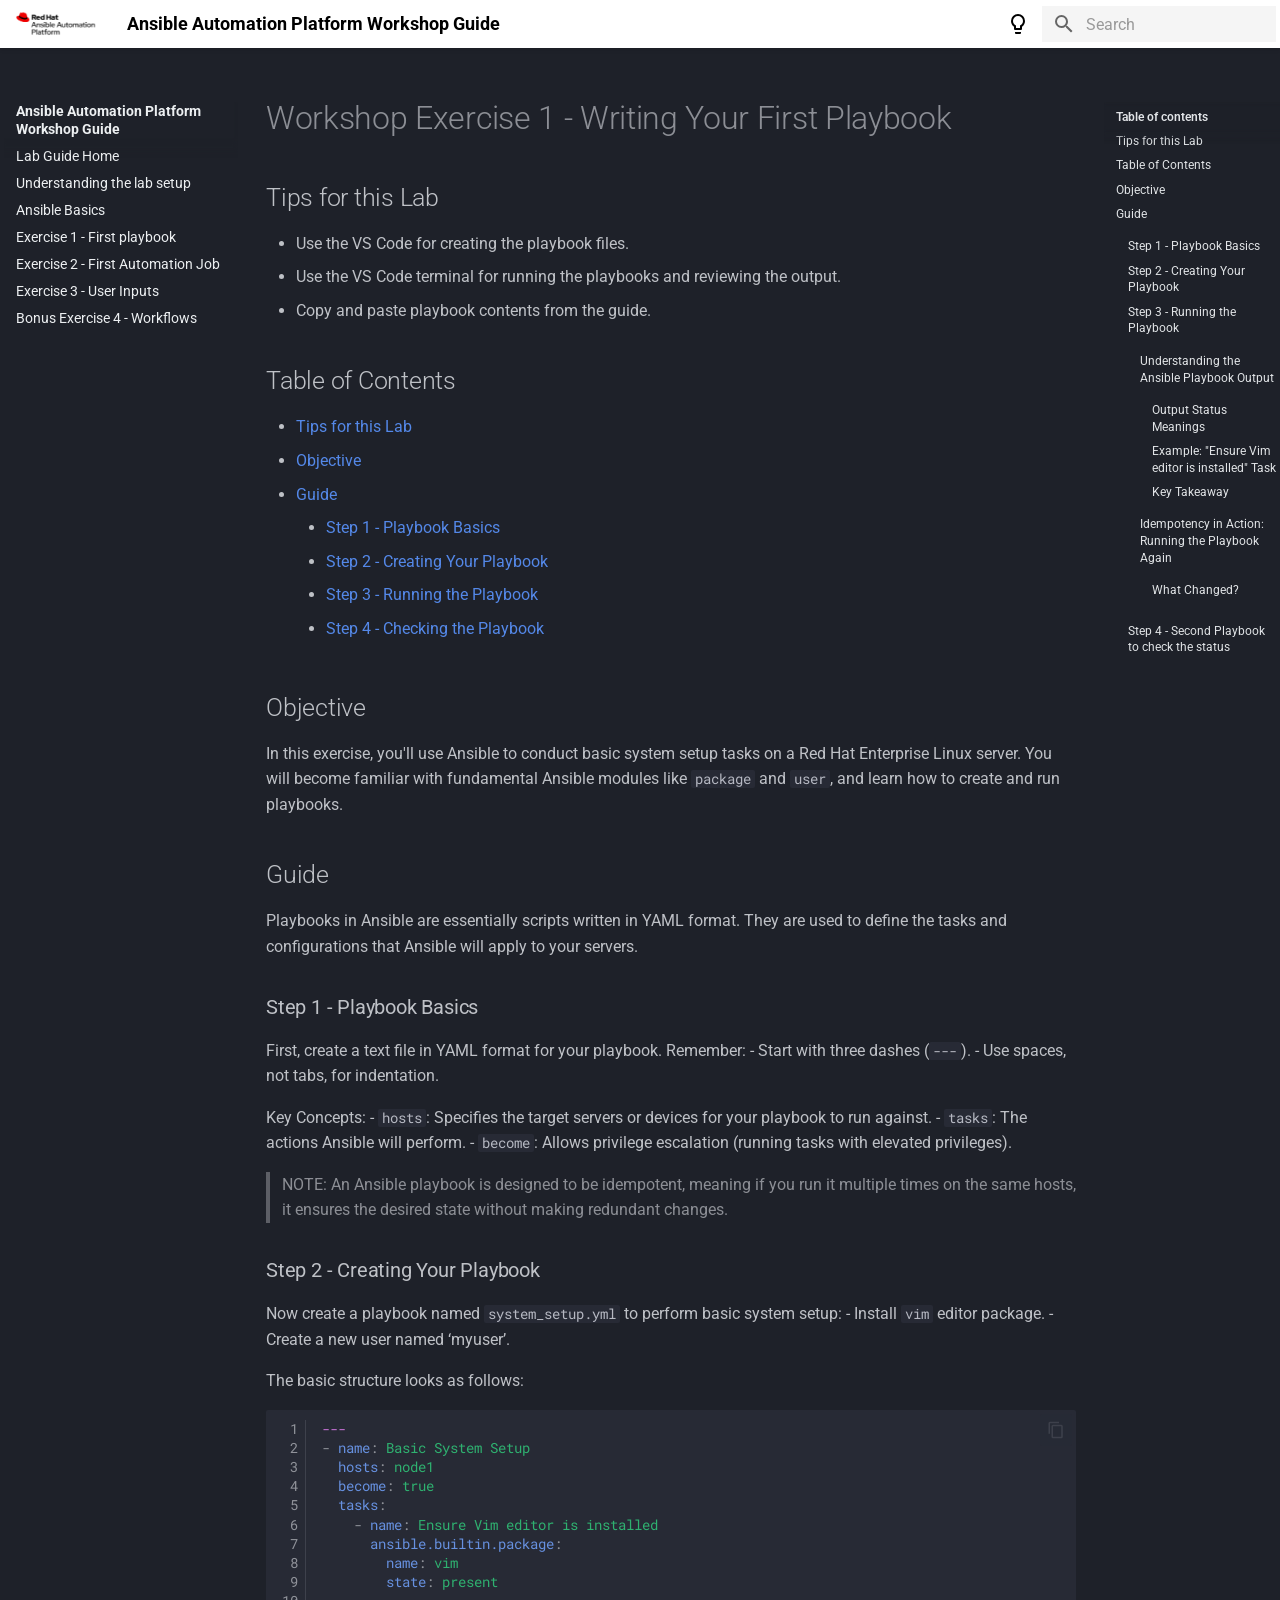
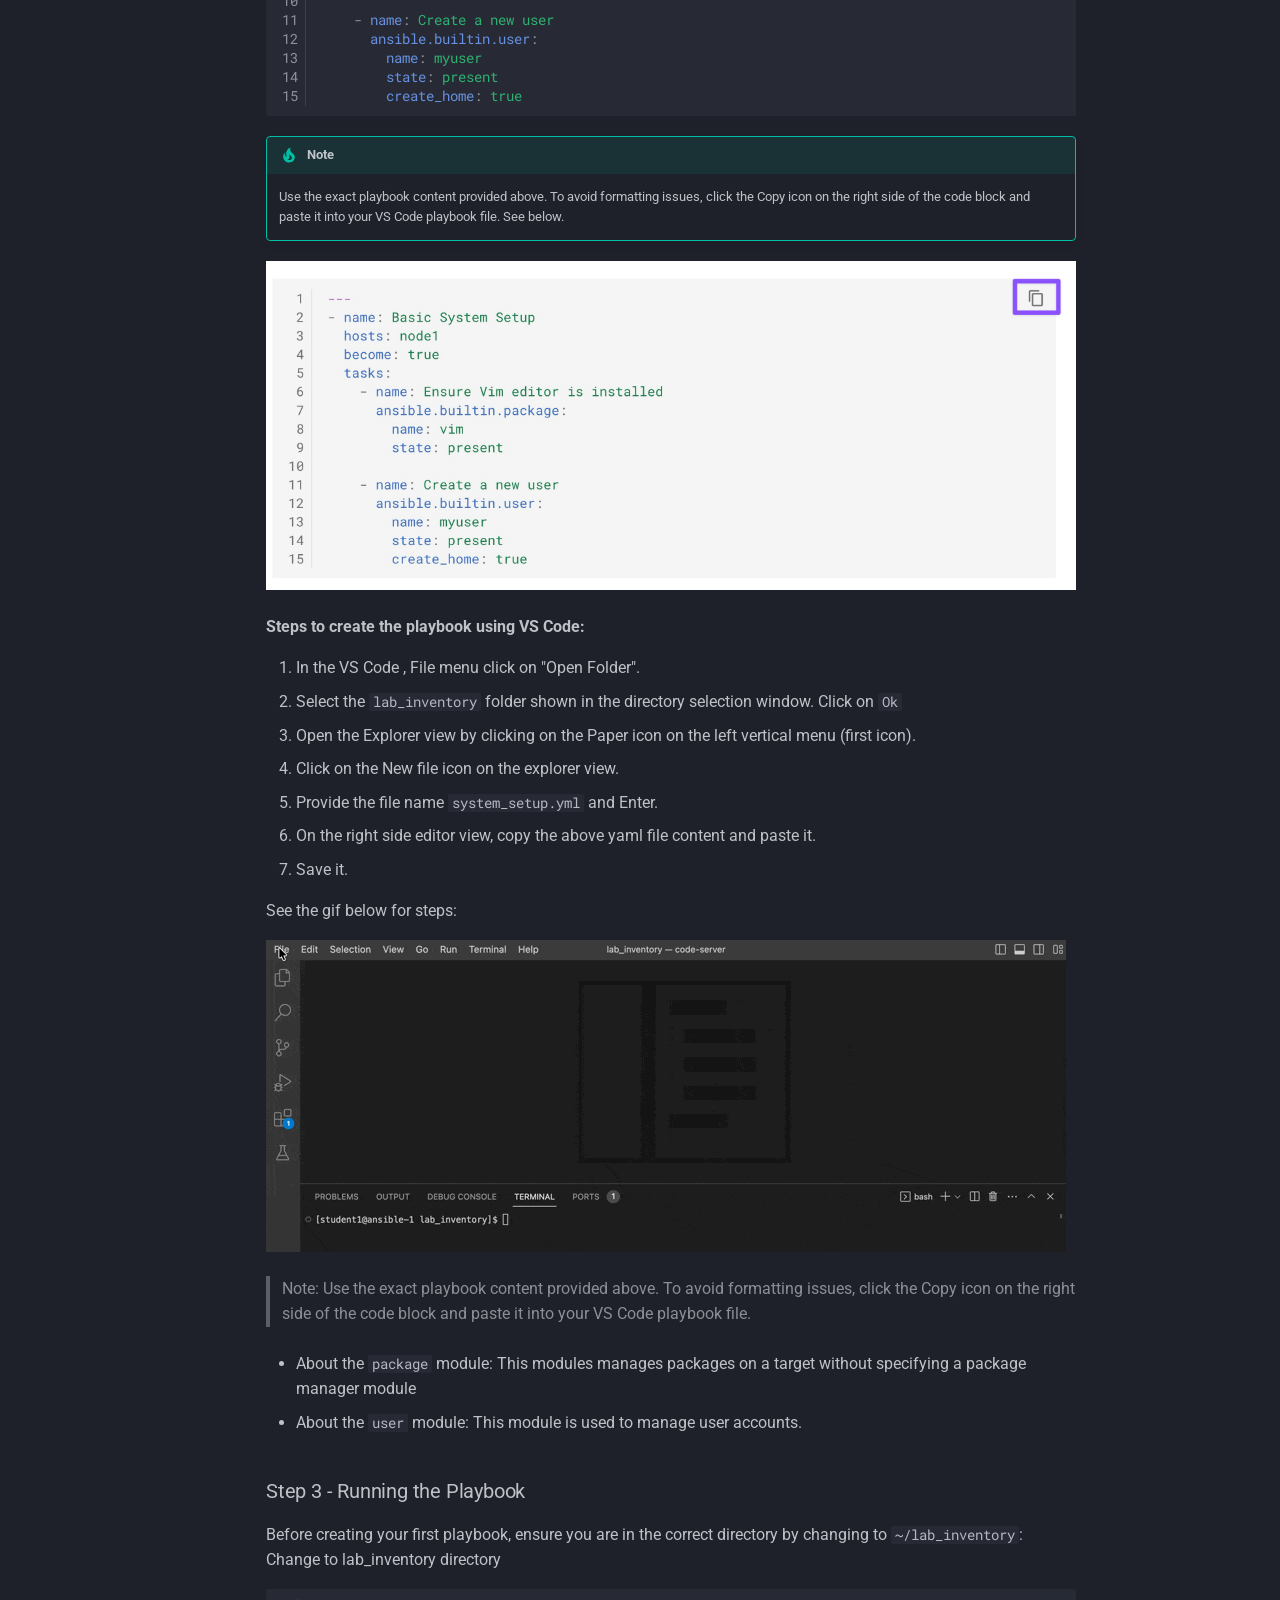
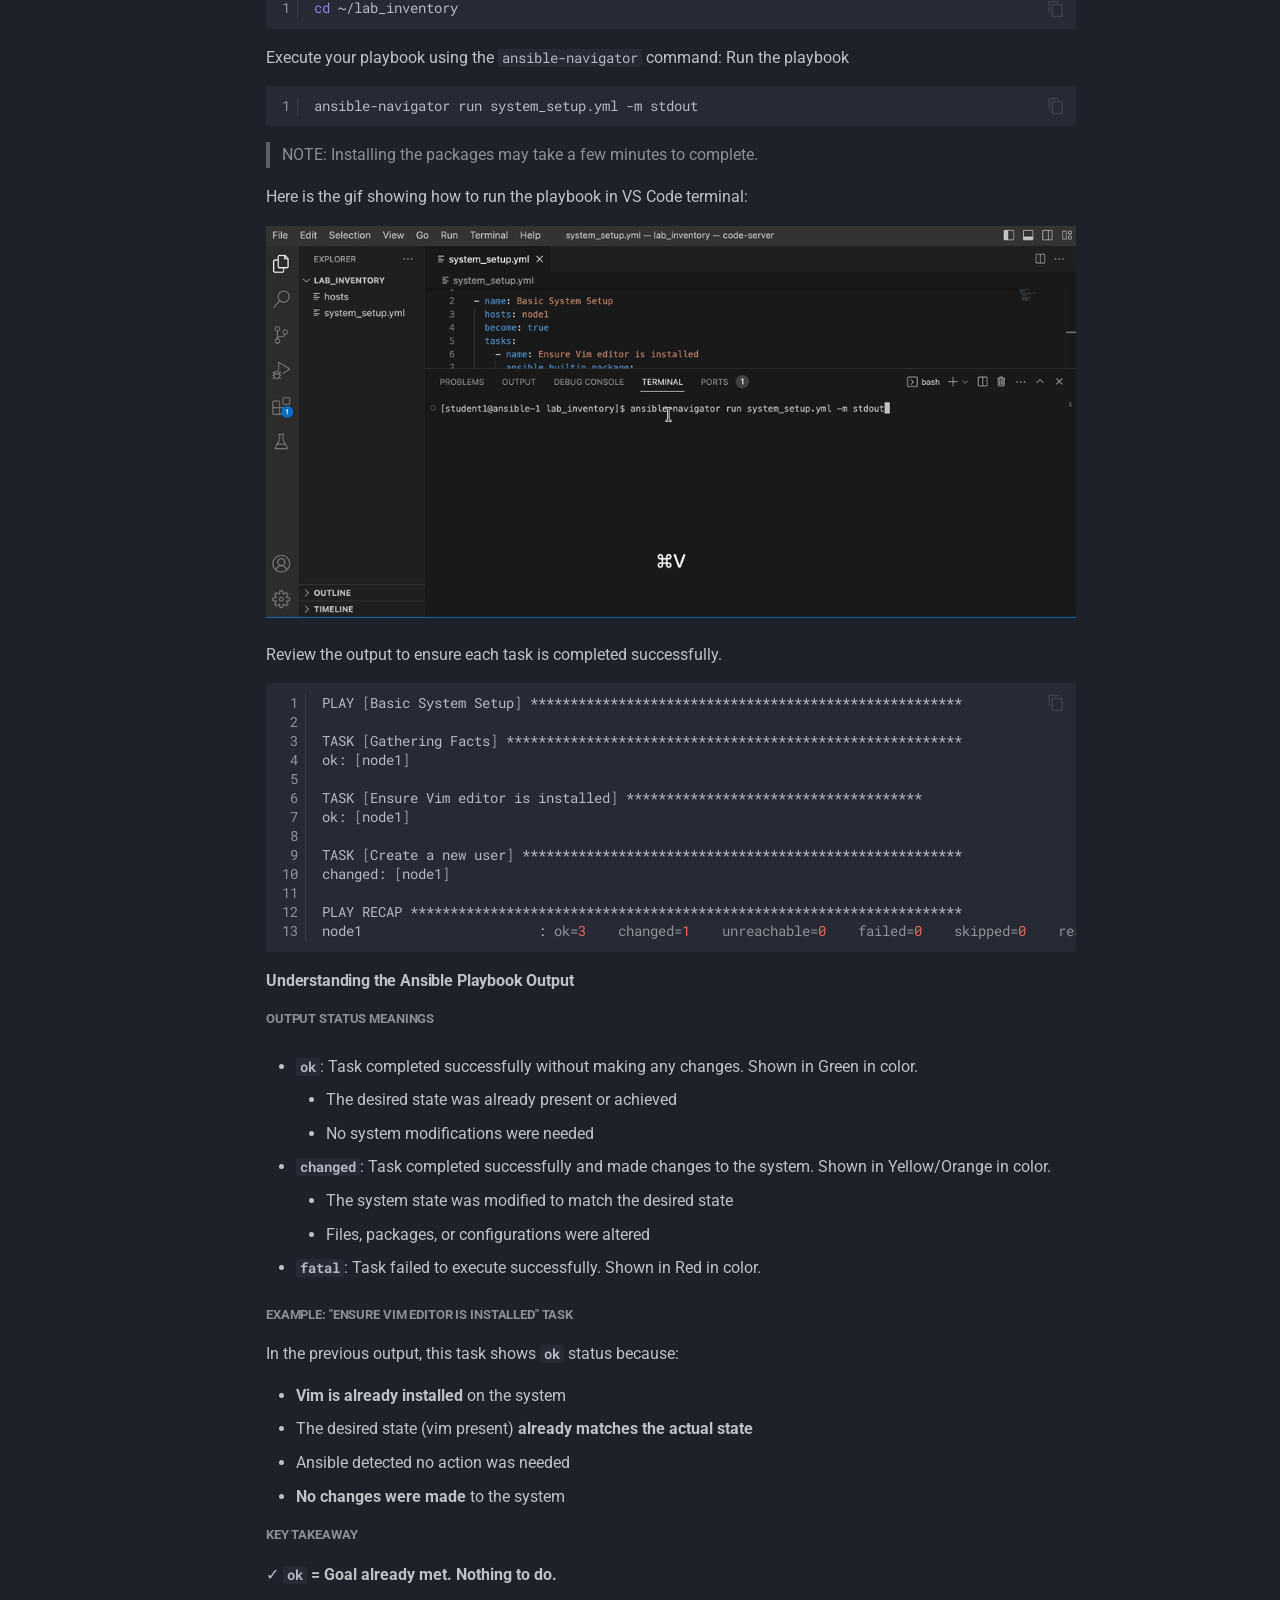
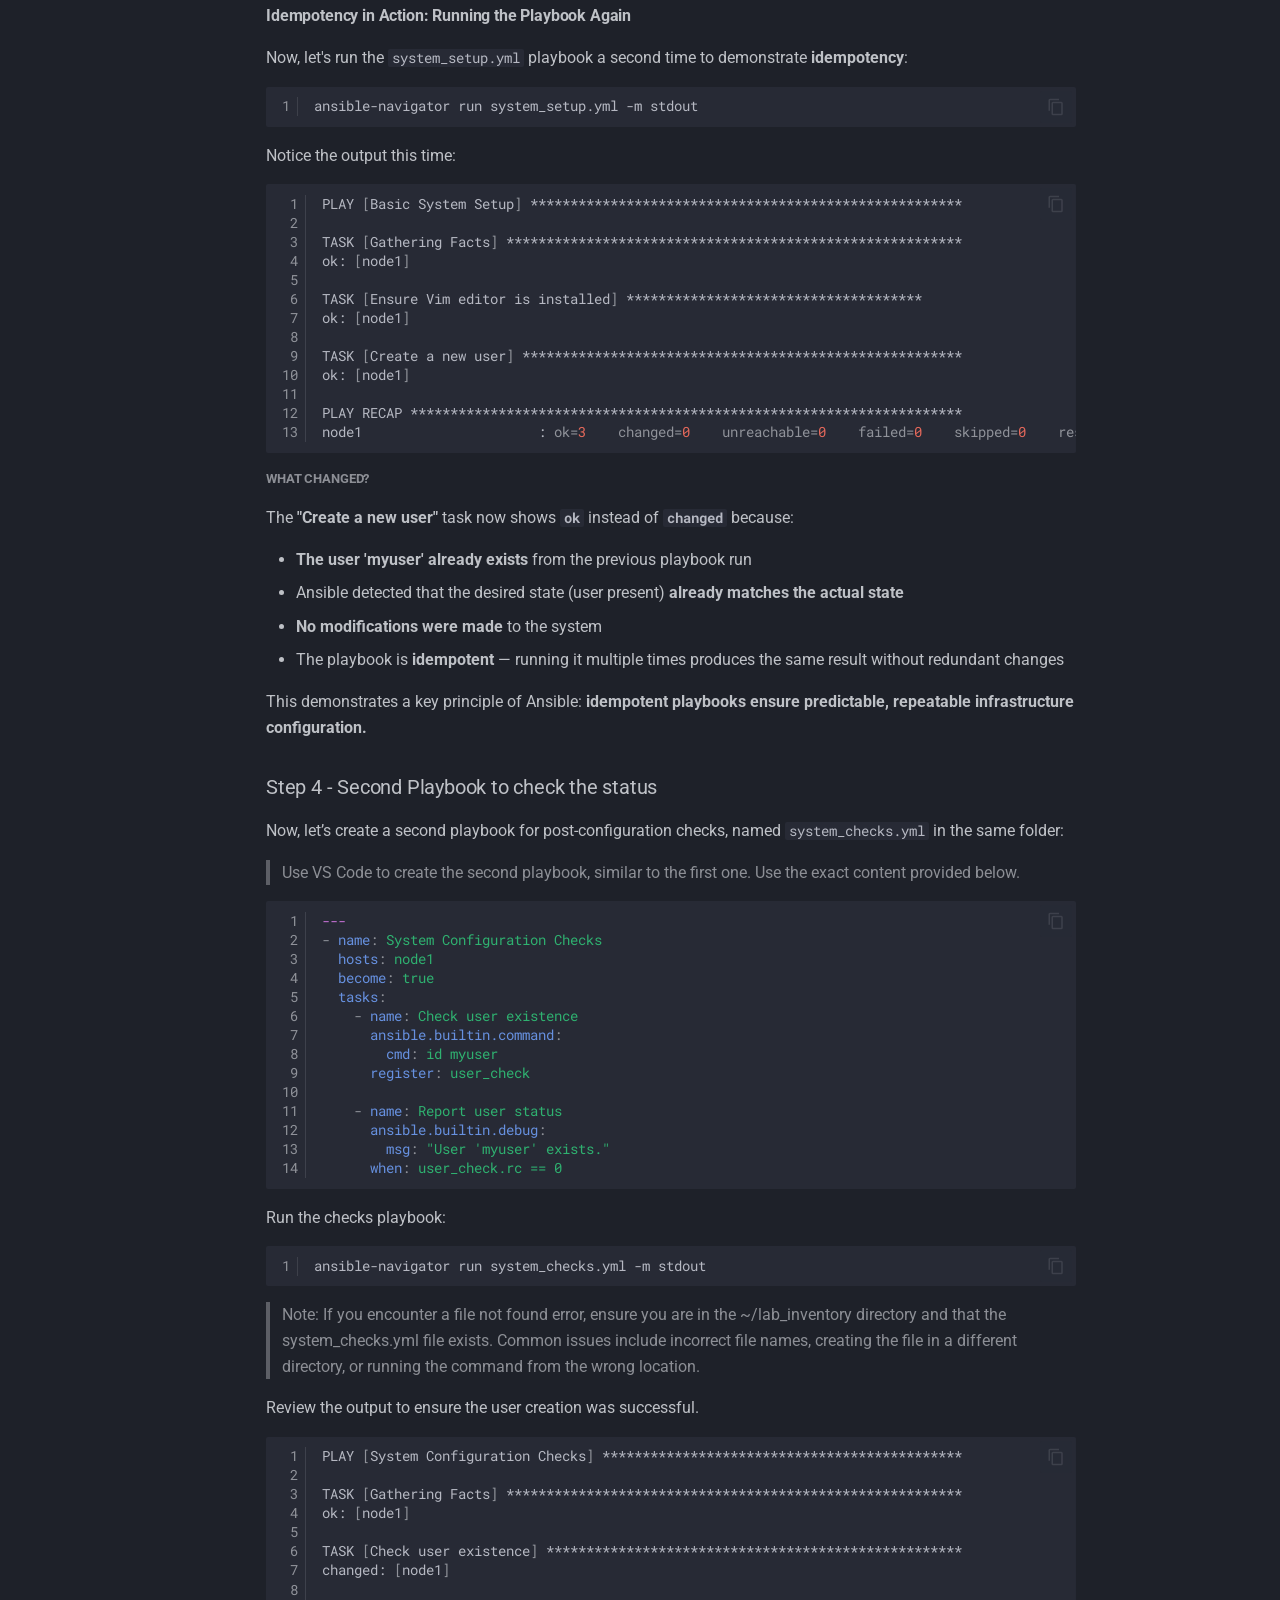
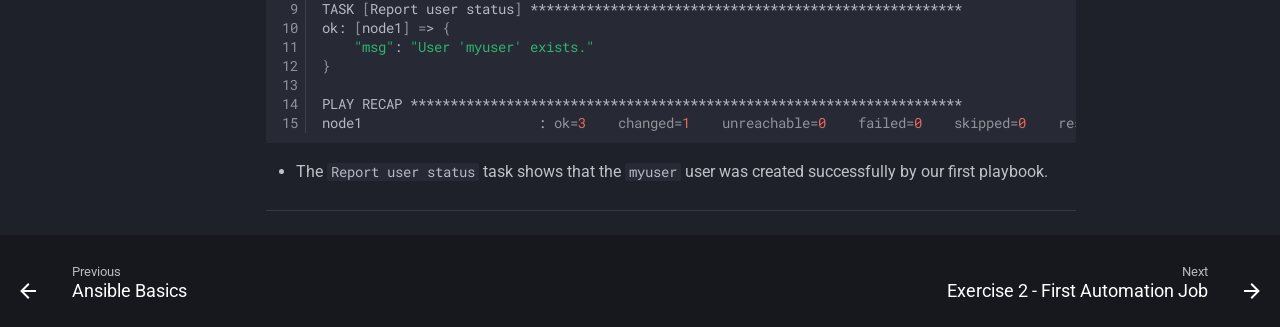
<file: 3-playbook/index.html>
<!doctype html>
<html lang="en" class="no-js">
  <head>
    
      <meta charset="utf-8">
      <meta name="viewport" content="width=device-width,initial-scale=1">
      
      
      
      
        <link rel="prev" href="../2-thebasics/">
      
      
        <link rel="next" href="../4-projects/">
      
      
        
      
      
      <link rel="icon" href="../images/RH_AAP_Logo.png">
      <meta name="generator" content="mkdocs-1.6.1, mkdocs-material-9.7.6">
    
    
      
        <title>Exercise 1 - First playbook - Ansible Automation Platform Workshop Guide</title>
      
    
    
      <link rel="stylesheet" href="../assets/stylesheets/main.484c7ddc.min.css">
      
        
        <link rel="stylesheet" href="../assets/stylesheets/palette.ab4e12ef.min.css">
      
      


    
    
      
    
    
      
        
        
        <link rel="preconnect" href="https://fonts.gstatic.com" crossorigin>
        <link rel="stylesheet" href="https://fonts.googleapis.com/css?family=Roboto:300,300i,400,400i,700,700i%7CRoboto+Mono:400,400i,700,700i&display=fallback">
        <style>:root{--md-text-font:"Roboto";--md-code-font:"Roboto Mono"}</style>
      
    
    
      <link rel="stylesheet" href="../stylesheets/extra.css">
    
    <script>__md_scope=new URL("..",location),__md_hash=e=>[...e].reduce(((e,_)=>(e<<5)-e+_.charCodeAt(0)),0),__md_get=(e,_=localStorage,t=__md_scope)=>JSON.parse(_.getItem(t.pathname+"."+e)),__md_set=(e,_,t=localStorage,a=__md_scope)=>{try{t.setItem(a.pathname+"."+e,JSON.stringify(_))}catch(e){}}</script>
    
      

    
    
  </head>
  
  
    
    
      
    
    
    
    
    <body dir="ltr" data-md-color-scheme="slate" data-md-color-primary="indigo" data-md-color-accent="cyan">
  
    
    <input class="md-toggle" data-md-toggle="drawer" type="checkbox" id="__drawer" autocomplete="off">
    <input class="md-toggle" data-md-toggle="search" type="checkbox" id="__search" autocomplete="off">
    <label class="md-overlay" for="__drawer"></label>
    <div data-md-component="skip">
      
        
        <a href="#workshop-exercise-1-writing-your-first-playbook" class="md-skip">
          Skip to content
        </a>
      
    </div>
    <div data-md-component="announce">
      
    </div>
    
    
      

  

<header class="md-header md-header--shadow" data-md-component="header">
  <nav class="md-header__inner md-grid" aria-label="Header">
    <a href=".." title="Ansible Automation Platform Workshop Guide" class="md-header__button md-logo" aria-label="Ansible Automation Platform Workshop Guide" data-md-component="logo">
      
  <img src="../images/logo.png" alt="logo">

    </a>
    <label class="md-header__button md-icon" for="__drawer">
      
      <svg xmlns="http://www.w3.org/2000/svg" viewBox="0 0 24 24"><path d="M3 6h18v2H3zm0 5h18v2H3zm0 5h18v2H3z"/></svg>
    </label>
    <div class="md-header__title" data-md-component="header-title">
      <div class="md-header__ellipsis">
        <div class="md-header__topic">
          <span class="md-ellipsis">
            Ansible Automation Platform Workshop Guide
          </span>
        </div>
        <div class="md-header__topic" data-md-component="header-topic">
          <span class="md-ellipsis">
            
              Exercise 1 - First playbook
            
          </span>
        </div>
      </div>
    </div>
    
      
        <form class="md-header__option" data-md-component="palette">
  
    
    
    
    <input class="md-option" data-md-color-media="" data-md-color-scheme="slate" data-md-color-primary="indigo" data-md-color-accent="cyan"  aria-label="Switch to light mode"  type="radio" name="__palette" id="__palette_0">
    
      <label class="md-header__button md-icon" title="Switch to light mode" for="__palette_1" hidden>
        <svg xmlns="http://www.w3.org/2000/svg" viewBox="0 0 24 24"><path d="M12 2a7 7 0 0 1 7 7c0 2.38-1.19 4.47-3 5.74V17a1 1 0 0 1-1 1H9a1 1 0 0 1-1-1v-2.26C6.19 13.47 5 11.38 5 9a7 7 0 0 1 7-7M9 21v-1h6v1a1 1 0 0 1-1 1h-4a1 1 0 0 1-1-1m3-17a5 5 0 0 0-5 5c0 2.05 1.23 3.81 3 4.58V16h4v-2.42c1.77-.77 3-2.53 3-4.58a5 5 0 0 0-5-5"/></svg>
      </label>
    
  
    
    
    
    <input class="md-option" data-md-color-media="" data-md-color-scheme="default" data-md-color-primary="white" data-md-color-accent="indigo"  aria-label="Switch to dark mode"  type="radio" name="__palette" id="__palette_1">
    
      <label class="md-header__button md-icon" title="Switch to dark mode" for="__palette_0" hidden>
        <svg xmlns="http://www.w3.org/2000/svg" viewBox="0 0 24 24"><path d="M12 2a7 7 0 0 0-7 7c0 2.38 1.19 4.47 3 5.74V17a1 1 0 0 0 1 1h6a1 1 0 0 0 1-1v-2.26c1.81-1.27 3-3.36 3-5.74a7 7 0 0 0-7-7M9 21a1 1 0 0 0 1 1h4a1 1 0 0 0 1-1v-1H9z"/></svg>
      </label>
    
  
</form>
      
    
    
      <script>var palette=__md_get("__palette");if(palette&&palette.color){if("(prefers-color-scheme)"===palette.color.media){var media=matchMedia("(prefers-color-scheme: light)"),input=document.querySelector(media.matches?"[data-md-color-media='(prefers-color-scheme: light)']":"[data-md-color-media='(prefers-color-scheme: dark)']");palette.color.media=input.getAttribute("data-md-color-media"),palette.color.scheme=input.getAttribute("data-md-color-scheme"),palette.color.primary=input.getAttribute("data-md-color-primary"),palette.color.accent=input.getAttribute("data-md-color-accent")}for(var[key,value]of Object.entries(palette.color))document.body.setAttribute("data-md-color-"+key,value)}</script>
    
    
    
      
      
        <label class="md-header__button md-icon" for="__search">
          
          <svg xmlns="http://www.w3.org/2000/svg" viewBox="0 0 24 24"><path d="M9.5 3A6.5 6.5 0 0 1 16 9.5c0 1.61-.59 3.09-1.56 4.23l.27.27h.79l5 5-1.5 1.5-5-5v-.79l-.27-.27A6.52 6.52 0 0 1 9.5 16 6.5 6.5 0 0 1 3 9.5 6.5 6.5 0 0 1 9.5 3m0 2C7 5 5 7 5 9.5S7 14 9.5 14 14 12 14 9.5 12 5 9.5 5"/></svg>
        </label>
        <div class="md-search" data-md-component="search" role="dialog">
  <label class="md-search__overlay" for="__search"></label>
  <div class="md-search__inner" role="search">
    <form class="md-search__form" name="search">
      <input type="text" class="md-search__input" name="query" aria-label="Search" placeholder="Search" autocapitalize="off" autocorrect="off" autocomplete="off" spellcheck="false" data-md-component="search-query" required>
      <label class="md-search__icon md-icon" for="__search">
        
        <svg xmlns="http://www.w3.org/2000/svg" viewBox="0 0 24 24"><path d="M9.5 3A6.5 6.5 0 0 1 16 9.5c0 1.61-.59 3.09-1.56 4.23l.27.27h.79l5 5-1.5 1.5-5-5v-.79l-.27-.27A6.52 6.52 0 0 1 9.5 16 6.5 6.5 0 0 1 3 9.5 6.5 6.5 0 0 1 9.5 3m0 2C7 5 5 7 5 9.5S7 14 9.5 14 14 12 14 9.5 12 5 9.5 5"/></svg>
        
        <svg xmlns="http://www.w3.org/2000/svg" viewBox="0 0 24 24"><path d="M20 11v2H8l5.5 5.5-1.42 1.42L4.16 12l7.92-7.92L13.5 5.5 8 11z"/></svg>
      </label>
      <nav class="md-search__options" aria-label="Search">
        
        <button type="reset" class="md-search__icon md-icon" title="Clear" aria-label="Clear" tabindex="-1">
          
          <svg xmlns="http://www.w3.org/2000/svg" viewBox="0 0 24 24"><path d="M19 6.41 17.59 5 12 10.59 6.41 5 5 6.41 10.59 12 5 17.59 6.41 19 12 13.41 17.59 19 19 17.59 13.41 12z"/></svg>
        </button>
      </nav>
      
    </form>
    <div class="md-search__output">
      <div class="md-search__scrollwrap" tabindex="0" data-md-scrollfix>
        <div class="md-search-result" data-md-component="search-result">
          <div class="md-search-result__meta">
            Initializing search
          </div>
          <ol class="md-search-result__list" role="presentation"></ol>
        </div>
      </div>
    </div>
  </div>
</div>
      
    
    
  </nav>
  
</header>
    
    <div class="md-container" data-md-component="container">
      
      
        
          
        
      
      <main class="md-main" data-md-component="main">
        <div class="md-main__inner md-grid">
          
            
              
              <div class="md-sidebar md-sidebar--primary" data-md-component="sidebar" data-md-type="navigation" >
                <div class="md-sidebar__scrollwrap">
                  <div class="md-sidebar__inner">
                    



<nav class="md-nav md-nav--primary" aria-label="Navigation" data-md-level="0">
  <label class="md-nav__title" for="__drawer">
    <a href=".." title="Ansible Automation Platform Workshop Guide" class="md-nav__button md-logo" aria-label="Ansible Automation Platform Workshop Guide" data-md-component="logo">
      
  <img src="../images/logo.png" alt="logo">

    </a>
    Ansible Automation Platform Workshop Guide
  </label>
  
  <ul class="md-nav__list" data-md-scrollfix>
    
      
      
  
  
  
  
    <li class="md-nav__item">
      <a href=".." class="md-nav__link">
        
  
  
  <span class="md-ellipsis">
    
  
    Lab Guide Home
  

    
  </span>
  
  

      </a>
    </li>
  

    
      
      
  
  
  
  
    <li class="md-nav__item">
      <a href="../1-setup/" class="md-nav__link">
        
  
  
  <span class="md-ellipsis">
    
  
    Understanding the lab setup
  

    
  </span>
  
  

      </a>
    </li>
  

    
      
      
  
  
  
  
    <li class="md-nav__item">
      <a href="../2-thebasics/" class="md-nav__link">
        
  
  
  <span class="md-ellipsis">
    
  
    Ansible Basics
  

    
  </span>
  
  

      </a>
    </li>
  

    
      
      
  
  
    
  
  
  
    <li class="md-nav__item md-nav__item--active">
      
      <input class="md-nav__toggle md-toggle" type="checkbox" id="__toc">
      
      
        
      
      
        <label class="md-nav__link md-nav__link--active" for="__toc">
          
  
  
  <span class="md-ellipsis">
    
  
    Exercise 1 - First playbook
  

    
  </span>
  
  

          <span class="md-nav__icon md-icon"></span>
        </label>
      
      <a href="./" class="md-nav__link md-nav__link--active">
        
  
  
  <span class="md-ellipsis">
    
  
    Exercise 1 - First playbook
  

    
  </span>
  
  

      </a>
      
        

<nav class="md-nav md-nav--secondary" aria-label="Table of contents">
  
  
  
    
  
  
    <label class="md-nav__title" for="__toc">
      <span class="md-nav__icon md-icon"></span>
      Table of contents
    </label>
    <ul class="md-nav__list" data-md-component="toc" data-md-scrollfix>
      
        <li class="md-nav__item">
  <a href="#tips-for-this-lab" class="md-nav__link">
    <span class="md-ellipsis">
      
        Tips for this Lab
      
    </span>
  </a>
  
</li>
      
        <li class="md-nav__item">
  <a href="#table-of-contents" class="md-nav__link">
    <span class="md-ellipsis">
      
        Table of Contents
      
    </span>
  </a>
  
</li>
      
        <li class="md-nav__item">
  <a href="#objective" class="md-nav__link">
    <span class="md-ellipsis">
      
        Objective
      
    </span>
  </a>
  
</li>
      
        <li class="md-nav__item">
  <a href="#guide" class="md-nav__link">
    <span class="md-ellipsis">
      
        Guide
      
    </span>
  </a>
  
    <nav class="md-nav" aria-label="Guide">
      <ul class="md-nav__list">
        
          <li class="md-nav__item">
  <a href="#step-1-playbook-basics" class="md-nav__link">
    <span class="md-ellipsis">
      
        Step 1 - Playbook Basics
      
    </span>
  </a>
  
</li>
        
          <li class="md-nav__item">
  <a href="#step-2-creating-your-playbook" class="md-nav__link">
    <span class="md-ellipsis">
      
        Step 2 - Creating Your Playbook
      
    </span>
  </a>
  
</li>
        
          <li class="md-nav__item">
  <a href="#step-3-running-the-playbook" class="md-nav__link">
    <span class="md-ellipsis">
      
        Step 3 - Running the Playbook
      
    </span>
  </a>
  
    <nav class="md-nav" aria-label="Step 3 - Running the Playbook">
      <ul class="md-nav__list">
        
          <li class="md-nav__item">
  <a href="#understanding-the-ansible-playbook-output" class="md-nav__link">
    <span class="md-ellipsis">
      
        Understanding the Ansible Playbook Output
      
    </span>
  </a>
  
    <nav class="md-nav" aria-label="Understanding the Ansible Playbook Output">
      <ul class="md-nav__list">
        
          <li class="md-nav__item">
  <a href="#output-status-meanings" class="md-nav__link">
    <span class="md-ellipsis">
      
        Output Status Meanings
      
    </span>
  </a>
  
</li>
        
          <li class="md-nav__item">
  <a href="#example-ensure-vim-editor-is-installed-task" class="md-nav__link">
    <span class="md-ellipsis">
      
        Example: "Ensure Vim editor is installed" Task
      
    </span>
  </a>
  
</li>
        
          <li class="md-nav__item">
  <a href="#key-takeaway" class="md-nav__link">
    <span class="md-ellipsis">
      
        Key Takeaway
      
    </span>
  </a>
  
</li>
        
      </ul>
    </nav>
  
</li>
        
          <li class="md-nav__item">
  <a href="#idempotency-in-action-running-the-playbook-again" class="md-nav__link">
    <span class="md-ellipsis">
      
        Idempotency in Action: Running the Playbook Again
      
    </span>
  </a>
  
    <nav class="md-nav" aria-label="Idempotency in Action: Running the Playbook Again">
      <ul class="md-nav__list">
        
          <li class="md-nav__item">
  <a href="#what-changed" class="md-nav__link">
    <span class="md-ellipsis">
      
        What Changed?
      
    </span>
  </a>
  
</li>
        
      </ul>
    </nav>
  
</li>
        
      </ul>
    </nav>
  
</li>
        
          <li class="md-nav__item">
  <a href="#step-4-second-playbook-to-check-the-status" class="md-nav__link">
    <span class="md-ellipsis">
      
        Step 4 - Second Playbook to check the status
      
    </span>
  </a>
  
</li>
        
      </ul>
    </nav>
  
</li>
      
    </ul>
  
</nav>
      
    </li>
  

    
      
      
  
  
  
  
    <li class="md-nav__item">
      <a href="../4-projects/" class="md-nav__link">
        
  
  
  <span class="md-ellipsis">
    
  
    Exercise 2 - First Automation Job
  

    
  </span>
  
  

      </a>
    </li>
  

    
      
      
  
  
  
  
    <li class="md-nav__item">
      <a href="../5-surveys/" class="md-nav__link">
        
  
  
  <span class="md-ellipsis">
    
  
    Exercise 3 - User Inputs
  

    
  </span>
  
  

      </a>
    </li>
  

    
      
      
  
  
  
  
    <li class="md-nav__item">
      <a href="../6-bonus-workflows/" class="md-nav__link">
        
  
  
  <span class="md-ellipsis">
    
  
    Bonus Exercise 4 - Workflows
  

    
  </span>
  
  

      </a>
    </li>
  

    
  </ul>
</nav>
                  </div>
                </div>
              </div>
            
            
              
              <div class="md-sidebar md-sidebar--secondary" data-md-component="sidebar" data-md-type="toc" >
                <div class="md-sidebar__scrollwrap">
                  <div class="md-sidebar__inner">
                    

<nav class="md-nav md-nav--secondary" aria-label="Table of contents">
  
  
  
    
  
  
    <label class="md-nav__title" for="__toc">
      <span class="md-nav__icon md-icon"></span>
      Table of contents
    </label>
    <ul class="md-nav__list" data-md-component="toc" data-md-scrollfix>
      
        <li class="md-nav__item">
  <a href="#tips-for-this-lab" class="md-nav__link">
    <span class="md-ellipsis">
      
        Tips for this Lab
      
    </span>
  </a>
  
</li>
      
        <li class="md-nav__item">
  <a href="#table-of-contents" class="md-nav__link">
    <span class="md-ellipsis">
      
        Table of Contents
      
    </span>
  </a>
  
</li>
      
        <li class="md-nav__item">
  <a href="#objective" class="md-nav__link">
    <span class="md-ellipsis">
      
        Objective
      
    </span>
  </a>
  
</li>
      
        <li class="md-nav__item">
  <a href="#guide" class="md-nav__link">
    <span class="md-ellipsis">
      
        Guide
      
    </span>
  </a>
  
    <nav class="md-nav" aria-label="Guide">
      <ul class="md-nav__list">
        
          <li class="md-nav__item">
  <a href="#step-1-playbook-basics" class="md-nav__link">
    <span class="md-ellipsis">
      
        Step 1 - Playbook Basics
      
    </span>
  </a>
  
</li>
        
          <li class="md-nav__item">
  <a href="#step-2-creating-your-playbook" class="md-nav__link">
    <span class="md-ellipsis">
      
        Step 2 - Creating Your Playbook
      
    </span>
  </a>
  
</li>
        
          <li class="md-nav__item">
  <a href="#step-3-running-the-playbook" class="md-nav__link">
    <span class="md-ellipsis">
      
        Step 3 - Running the Playbook
      
    </span>
  </a>
  
    <nav class="md-nav" aria-label="Step 3 - Running the Playbook">
      <ul class="md-nav__list">
        
          <li class="md-nav__item">
  <a href="#understanding-the-ansible-playbook-output" class="md-nav__link">
    <span class="md-ellipsis">
      
        Understanding the Ansible Playbook Output
      
    </span>
  </a>
  
    <nav class="md-nav" aria-label="Understanding the Ansible Playbook Output">
      <ul class="md-nav__list">
        
          <li class="md-nav__item">
  <a href="#output-status-meanings" class="md-nav__link">
    <span class="md-ellipsis">
      
        Output Status Meanings
      
    </span>
  </a>
  
</li>
        
          <li class="md-nav__item">
  <a href="#example-ensure-vim-editor-is-installed-task" class="md-nav__link">
    <span class="md-ellipsis">
      
        Example: "Ensure Vim editor is installed" Task
      
    </span>
  </a>
  
</li>
        
          <li class="md-nav__item">
  <a href="#key-takeaway" class="md-nav__link">
    <span class="md-ellipsis">
      
        Key Takeaway
      
    </span>
  </a>
  
</li>
        
      </ul>
    </nav>
  
</li>
        
          <li class="md-nav__item">
  <a href="#idempotency-in-action-running-the-playbook-again" class="md-nav__link">
    <span class="md-ellipsis">
      
        Idempotency in Action: Running the Playbook Again
      
    </span>
  </a>
  
    <nav class="md-nav" aria-label="Idempotency in Action: Running the Playbook Again">
      <ul class="md-nav__list">
        
          <li class="md-nav__item">
  <a href="#what-changed" class="md-nav__link">
    <span class="md-ellipsis">
      
        What Changed?
      
    </span>
  </a>
  
</li>
        
      </ul>
    </nav>
  
</li>
        
      </ul>
    </nav>
  
</li>
        
          <li class="md-nav__item">
  <a href="#step-4-second-playbook-to-check-the-status" class="md-nav__link">
    <span class="md-ellipsis">
      
        Step 4 - Second Playbook to check the status
      
    </span>
  </a>
  
</li>
        
      </ul>
    </nav>
  
</li>
      
    </ul>
  
</nav>
                  </div>
                </div>
              </div>
            
          
          
            <div class="md-content" data-md-component="content">
              
              <article class="md-content__inner md-typeset">
                
                  



<h1 id="workshop-exercise-1-writing-your-first-playbook">Workshop Exercise 1 - Writing Your First Playbook</h1>
<h2 id="tips-for-this-lab">Tips for this Lab</h2>
<ul>
<li>Use the VS Code for creating the playbook files. </li>
<li>Use the VS Code terminal for running the playbooks and reviewing the output.</li>
<li>Copy and paste playbook contents from the guide. </li>
</ul>
<h2 id="table-of-contents">Table of Contents</h2>
<ul>
<li><a href="#tips-for-this-lab">Tips for this Lab</a></li>
<li><a href="#objective">Objective</a></li>
<li><a href="#guide">Guide</a><ul>
<li><a href="#step-1---playbook-basics">Step 1 - Playbook Basics</a></li>
<li><a href="#step-2---creating-your-playbook">Step 2 - Creating Your Playbook</a></li>
<li><a href="#step-3---running-the-playbook">Step 3 - Running the Playbook</a></li>
<li><a href="#step-4---checking-the-playbook">Step 4 - Checking the Playbook</a></li>
</ul>
</li>
</ul>
<h2 id="objective">Objective</h2>
<p>In this exercise, you'll use Ansible to conduct basic system setup tasks on a
Red Hat Enterprise Linux server. You will become familiar with fundamental
Ansible modules like <code>package</code> and <code>user</code>, and learn how to create and run
playbooks.</p>
<h2 id="guide">Guide</h2>
<p>Playbooks in Ansible are essentially scripts written in YAML format. They are
used to define the tasks and configurations that Ansible will apply to your
servers.</p>
<h3 id="step-1-playbook-basics">Step 1 - Playbook Basics</h3>
<p>First, create a text file in YAML format for your playbook. Remember:
- Start with three dashes (<code>---</code>).
- Use spaces, not tabs, for indentation.</p>
<p>Key Concepts:
- <code>hosts</code>: Specifies the target servers or devices for your playbook to run against.
- <code>tasks</code>: The actions Ansible will perform.
- <code>become</code>: Allows privilege escalation (running tasks with elevated privileges).</p>
<blockquote>
<p>NOTE: An Ansible playbook is designed to be idempotent, meaning if you run it multiple times on the same hosts, it ensures the desired state without making redundant changes.</p>
</blockquote>
<h3 id="step-2-creating-your-playbook">Step 2 - Creating Your Playbook</h3>
<p>Now create a playbook named <code>system_setup.yml</code> to perform basic system setup:
- Install <code>vim</code> editor package.
- Create a new user named ‘myuser’.</p>
<p>The basic structure looks as follows:</p>
<div class="highlight"><table class="highlighttable"><tr><td class="linenos"><div class="linenodiv"><pre><span></span><span class="normal"> 1</span>
<span class="normal"> 2</span>
<span class="normal"> 3</span>
<span class="normal"> 4</span>
<span class="normal"> 5</span>
<span class="normal"> 6</span>
<span class="normal"> 7</span>
<span class="normal"> 8</span>
<span class="normal"> 9</span>
<span class="normal">10</span>
<span class="normal">11</span>
<span class="normal">12</span>
<span class="normal">13</span>
<span class="normal">14</span>
<span class="normal">15</span></pre></div></td><td class="code"><div><pre><span></span><code><span class="nn">---</span>
<span class="p p-Indicator">-</span><span class="w"> </span><span class="nt">name</span><span class="p">:</span><span class="w"> </span><span class="l l-Scalar l-Scalar-Plain">Basic System Setup</span>
<span class="w">  </span><span class="nt">hosts</span><span class="p">:</span><span class="w"> </span><span class="l l-Scalar l-Scalar-Plain">node1</span>
<span class="w">  </span><span class="nt">become</span><span class="p">:</span><span class="w"> </span><span class="l l-Scalar l-Scalar-Plain">true</span>
<span class="w">  </span><span class="nt">tasks</span><span class="p">:</span>
<span class="w">    </span><span class="p p-Indicator">-</span><span class="w"> </span><span class="nt">name</span><span class="p">:</span><span class="w"> </span><span class="l l-Scalar l-Scalar-Plain">Ensure Vim editor is installed</span>
<span class="w">      </span><span class="nt">ansible.builtin.package</span><span class="p">:</span>
<span class="w">        </span><span class="nt">name</span><span class="p">:</span><span class="w"> </span><span class="l l-Scalar l-Scalar-Plain">vim</span>
<span class="w">        </span><span class="nt">state</span><span class="p">:</span><span class="w"> </span><span class="l l-Scalar l-Scalar-Plain">present</span>

<span class="w">    </span><span class="p p-Indicator">-</span><span class="w"> </span><span class="nt">name</span><span class="p">:</span><span class="w"> </span><span class="l l-Scalar l-Scalar-Plain">Create a new user</span>
<span class="w">      </span><span class="nt">ansible.builtin.user</span><span class="p">:</span>
<span class="w">        </span><span class="nt">name</span><span class="p">:</span><span class="w"> </span><span class="l l-Scalar l-Scalar-Plain">myuser</span>
<span class="w">        </span><span class="nt">state</span><span class="p">:</span><span class="w"> </span><span class="l l-Scalar l-Scalar-Plain">present</span>
<span class="w">        </span><span class="nt">create_home</span><span class="p">:</span><span class="w"> </span><span class="l l-Scalar l-Scalar-Plain">true</span>
</code></pre></div></td></tr></table></div>
<div class="admonition tip">
<p class="admonition-title">Note</p>
<p>Use the exact playbook content provided above. To avoid formatting issues, click the Copy icon on the right side of the code block and paste it into your VS Code playbook file. See below.</p>
</div>
<p><img alt="Copy playbook content" src="images/code-copy-icon.jpg" /></p>
<p><strong>Steps to create the playbook using VS Code:</strong></p>
<ol>
<li>In the VS Code , File menu click on "Open Folder".</li>
<li>Select the <code>lab_inventory</code> folder shown in the directory selection window. Click on <code>Ok</code></li>
<li>Open the Explorer view by clicking on the Paper icon on the left vertical menu (first icon). </li>
<li>Click on the New file icon on the explorer view. </li>
<li>Provide the file name <code>system_setup.yml</code> and Enter. </li>
<li>On the right side editor view, copy the above yaml file content and paste it. </li>
<li>Save it.</li>
</ol>
<p>See the gif below for steps:</p>
<p><img alt="Create Playbook in VSCode" src="images/vscode-open-folder.gif" /></p>
<blockquote>
<p>Note: Use the exact playbook content provided above. To avoid formatting issues, click the Copy icon on the right side of the code block and paste it into your VS Code playbook file.</p>
</blockquote>
<ul>
<li>
<p>About the <code>package</code> module: This modules manages packages on a target without specifying a package manager module</p>
</li>
<li>
<p>About the <code>user</code> module: This module is used to manage user accounts.</p>
</li>
</ul>
<h3 id="step-3-running-the-playbook">Step 3 - Running the Playbook</h3>
<p>Before creating your first playbook, ensure you are in the correct directory by changing to <code>~/lab_inventory</code>:
Change to lab_inventory directory
<div class="highlight"><table class="highlighttable"><tr><td class="linenos"><div class="linenodiv"><pre><span></span><span class="normal">1</span></pre></div></td><td class="code"><div><pre><span></span><code><span class="nb">cd</span><span class="w"> </span>~/lab_inventory
</code></pre></div></td></tr></table></div></p>
<p>Execute your playbook using the <code>ansible-navigator</code> command:
Run the playbook
<div class="highlight"><table class="highlighttable"><tr><td class="linenos"><div class="linenodiv"><pre><span></span><span class="normal">1</span></pre></div></td><td class="code"><div><pre><span></span><code>ansible-navigator<span class="w"> </span>run<span class="w"> </span>system_setup.yml<span class="w"> </span>-m<span class="w"> </span>stdout
</code></pre></div></td></tr></table></div></p>
<blockquote>
<p>NOTE: Installing the packages may take a few minutes to complete.</p>
</blockquote>
<p>Here is the gif showing how to run the playbook in VS Code terminal: </p>
<p><img alt="Run Playbook in VSCode" src="images/running-the-first-playbook-low-res.gif" /></p>
<p>Review the output to ensure each task is completed successfully.</p>
<div class="highlight"><table class="highlighttable"><tr><td class="linenos"><div class="linenodiv"><pre><span></span><span class="normal"> 1</span>
<span class="normal"> 2</span>
<span class="normal"> 3</span>
<span class="normal"> 4</span>
<span class="normal"> 5</span>
<span class="normal"> 6</span>
<span class="normal"> 7</span>
<span class="normal"> 8</span>
<span class="normal"> 9</span>
<span class="normal">10</span>
<span class="normal">11</span>
<span class="normal">12</span>
<span class="normal">13</span></pre></div></td><td class="code"><div><pre><span></span><code>PLAY<span class="w"> </span><span class="o">[</span>Basic<span class="w"> </span>System<span class="w"> </span>Setup<span class="o">]</span><span class="w"> </span>******************************************************

TASK<span class="w"> </span><span class="o">[</span>Gathering<span class="w"> </span>Facts<span class="o">]</span><span class="w"> </span>*********************************************************
ok:<span class="w"> </span><span class="o">[</span>node1<span class="o">]</span>

TASK<span class="w"> </span><span class="o">[</span>Ensure<span class="w"> </span>Vim<span class="w"> </span>editor<span class="w"> </span>is<span class="w"> </span>installed<span class="o">]</span><span class="w"> </span>*************************************
ok:<span class="w"> </span><span class="o">[</span>node1<span class="o">]</span>

TASK<span class="w"> </span><span class="o">[</span>Create<span class="w"> </span>a<span class="w"> </span>new<span class="w"> </span>user<span class="o">]</span><span class="w"> </span>*******************************************************
changed:<span class="w"> </span><span class="o">[</span>node1<span class="o">]</span>

PLAY<span class="w"> </span>RECAP<span class="w"> </span>*********************************************************************
node1<span class="w">                      </span>:<span class="w"> </span><span class="nv">ok</span><span class="o">=</span><span class="m">3</span><span class="w">    </span><span class="nv">changed</span><span class="o">=</span><span class="m">1</span><span class="w">    </span><span class="nv">unreachable</span><span class="o">=</span><span class="m">0</span><span class="w">    </span><span class="nv">failed</span><span class="o">=</span><span class="m">0</span><span class="w">    </span><span class="nv">skipped</span><span class="o">=</span><span class="m">0</span><span class="w">    </span><span class="nv">rescued</span><span class="o">=</span><span class="m">0</span><span class="w">    </span><span class="nv">ignored</span><span class="o">=</span><span class="m">0</span><span class="w">  </span>
</code></pre></div></td></tr></table></div>
<h4 id="understanding-the-ansible-playbook-output">Understanding the Ansible Playbook Output</h4>
<h5 id="output-status-meanings">Output Status Meanings</h5>
<ul>
<li>
<p><strong><code>ok</code></strong>: Task completed successfully without making any changes. Shown in Green in color.</p>
<ul>
<li>The desired state was already present or achieved</li>
<li>No system modifications were needed</li>
</ul>
</li>
<li>
<p><strong><code>changed</code></strong>: Task completed successfully and made changes to the system. Shown in Yellow/Orange in color.</p>
<ul>
<li>The system state was modified to match the desired state</li>
<li>Files, packages, or configurations were altered</li>
</ul>
</li>
<li>
<p><strong><code>fatal</code></strong>: Task failed to execute successfully. Shown in Red in color.</p>
</li>
</ul>
<h5 id="example-ensure-vim-editor-is-installed-task">Example: "Ensure Vim editor is installed" Task</h5>
<p>In the previous output, this task shows <strong><code>ok</code></strong> status because:</p>
<ul>
<li><strong>Vim is already installed</strong> on the system</li>
<li>The desired state (vim present) <strong>already matches the actual state</strong></li>
<li>Ansible detected no action was needed</li>
<li><strong>No changes were made</strong> to the system</li>
</ul>
<h5 id="key-takeaway">Key Takeaway</h5>
<p>✓ <strong><code>ok</code> = Goal already met. Nothing to do.</strong></p>
<h4 id="idempotency-in-action-running-the-playbook-again">Idempotency in Action: Running the Playbook Again</h4>
<p>Now, let's run the <code>system_setup.yml</code> playbook a second time to demonstrate <strong>idempotency</strong>:</p>
<div class="highlight"><table class="highlighttable"><tr><td class="linenos"><div class="linenodiv"><pre><span></span><span class="normal">1</span></pre></div></td><td class="code"><div><pre><span></span><code>ansible-navigator<span class="w"> </span>run<span class="w"> </span>system_setup.yml<span class="w"> </span>-m<span class="w"> </span>stdout
</code></pre></div></td></tr></table></div>
<p>Notice the output this time:</p>
<div class="highlight"><table class="highlighttable"><tr><td class="linenos"><div class="linenodiv"><pre><span></span><span class="normal"> 1</span>
<span class="normal"> 2</span>
<span class="normal"> 3</span>
<span class="normal"> 4</span>
<span class="normal"> 5</span>
<span class="normal"> 6</span>
<span class="normal"> 7</span>
<span class="normal"> 8</span>
<span class="normal"> 9</span>
<span class="normal">10</span>
<span class="normal">11</span>
<span class="normal">12</span>
<span class="normal">13</span></pre></div></td><td class="code"><div><pre><span></span><code>PLAY<span class="w"> </span><span class="o">[</span>Basic<span class="w"> </span>System<span class="w"> </span>Setup<span class="o">]</span><span class="w"> </span>******************************************************

TASK<span class="w"> </span><span class="o">[</span>Gathering<span class="w"> </span>Facts<span class="o">]</span><span class="w"> </span>*********************************************************
ok:<span class="w"> </span><span class="o">[</span>node1<span class="o">]</span>

TASK<span class="w"> </span><span class="o">[</span>Ensure<span class="w"> </span>Vim<span class="w"> </span>editor<span class="w"> </span>is<span class="w"> </span>installed<span class="o">]</span><span class="w"> </span>*************************************
ok:<span class="w"> </span><span class="o">[</span>node1<span class="o">]</span>

TASK<span class="w"> </span><span class="o">[</span>Create<span class="w"> </span>a<span class="w"> </span>new<span class="w"> </span>user<span class="o">]</span><span class="w"> </span>*******************************************************
ok:<span class="w"> </span><span class="o">[</span>node1<span class="o">]</span>

PLAY<span class="w"> </span>RECAP<span class="w"> </span>*********************************************************************
node1<span class="w">                      </span>:<span class="w"> </span><span class="nv">ok</span><span class="o">=</span><span class="m">3</span><span class="w">    </span><span class="nv">changed</span><span class="o">=</span><span class="m">0</span><span class="w">    </span><span class="nv">unreachable</span><span class="o">=</span><span class="m">0</span><span class="w">    </span><span class="nv">failed</span><span class="o">=</span><span class="m">0</span><span class="w">    </span><span class="nv">skipped</span><span class="o">=</span><span class="m">0</span><span class="w">    </span><span class="nv">rescued</span><span class="o">=</span><span class="m">0</span><span class="w">    </span><span class="nv">ignored</span><span class="o">=</span><span class="m">0</span><span class="w">  </span>
</code></pre></div></td></tr></table></div>
<h5 id="what-changed">What Changed?</h5>
<p>The <strong>"Create a new user"</strong> task now shows <strong><code>ok</code></strong> instead of <strong><code>changed</code></strong> because:</p>
<ul>
<li><strong>The user 'myuser' already exists</strong> from the previous playbook run</li>
<li>Ansible detected that the desired state (user present) <strong>already matches the actual state</strong></li>
<li><strong>No modifications were made</strong> to the system</li>
<li>The playbook is <strong>idempotent</strong> — running it multiple times produces the same result without redundant changes</li>
</ul>
<p>This demonstrates a key principle of Ansible: <strong>idempotent playbooks ensure predictable, repeatable infrastructure configuration.</strong></p>
<h3 id="step-4-second-playbook-to-check-the-status">Step 4 - Second Playbook to check the status</h3>
<p>Now, let’s create a second playbook for post-configuration checks, named <code>system_checks.yml</code> in the same folder:</p>
<blockquote>
<p>Use VS Code to create the second playbook, similar to the first one. Use the exact content provided below.</p>
</blockquote>
<div class="highlight"><table class="highlighttable"><tr><td class="linenos"><div class="linenodiv"><pre><span></span><span class="normal"> 1</span>
<span class="normal"> 2</span>
<span class="normal"> 3</span>
<span class="normal"> 4</span>
<span class="normal"> 5</span>
<span class="normal"> 6</span>
<span class="normal"> 7</span>
<span class="normal"> 8</span>
<span class="normal"> 9</span>
<span class="normal">10</span>
<span class="normal">11</span>
<span class="normal">12</span>
<span class="normal">13</span>
<span class="normal">14</span></pre></div></td><td class="code"><div><pre><span></span><code><span class="nn">---</span>
<span class="p p-Indicator">-</span><span class="w"> </span><span class="nt">name</span><span class="p">:</span><span class="w"> </span><span class="l l-Scalar l-Scalar-Plain">System Configuration Checks</span>
<span class="w">  </span><span class="nt">hosts</span><span class="p">:</span><span class="w"> </span><span class="l l-Scalar l-Scalar-Plain">node1</span>
<span class="w">  </span><span class="nt">become</span><span class="p">:</span><span class="w"> </span><span class="l l-Scalar l-Scalar-Plain">true</span>
<span class="w">  </span><span class="nt">tasks</span><span class="p">:</span>
<span class="w">    </span><span class="p p-Indicator">-</span><span class="w"> </span><span class="nt">name</span><span class="p">:</span><span class="w"> </span><span class="l l-Scalar l-Scalar-Plain">Check user existence</span>
<span class="w">      </span><span class="nt">ansible.builtin.command</span><span class="p">:</span>
<span class="w">        </span><span class="nt">cmd</span><span class="p">:</span><span class="w"> </span><span class="l l-Scalar l-Scalar-Plain">id myuser</span>
<span class="w">      </span><span class="nt">register</span><span class="p">:</span><span class="w"> </span><span class="l l-Scalar l-Scalar-Plain">user_check</span>

<span class="w">    </span><span class="p p-Indicator">-</span><span class="w"> </span><span class="nt">name</span><span class="p">:</span><span class="w"> </span><span class="l l-Scalar l-Scalar-Plain">Report user status</span>
<span class="w">      </span><span class="nt">ansible.builtin.debug</span><span class="p">:</span>
<span class="w">        </span><span class="nt">msg</span><span class="p">:</span><span class="w"> </span><span class="s">&quot;User</span><span class="nv"> </span><span class="s">&#39;myuser&#39;</span><span class="nv"> </span><span class="s">exists.&quot;</span>
<span class="w">      </span><span class="nt">when</span><span class="p">:</span><span class="w"> </span><span class="l l-Scalar l-Scalar-Plain">user_check.rc == 0</span>
</code></pre></div></td></tr></table></div>
<p>Run the checks playbook:</p>
<div class="highlight"><table class="highlighttable"><tr><td class="linenos"><div class="linenodiv"><pre><span></span><span class="normal">1</span></pre></div></td><td class="code"><div><pre><span></span><code>ansible-navigator<span class="w"> </span>run<span class="w"> </span>system_checks.yml<span class="w"> </span>-m<span class="w"> </span>stdout
</code></pre></div></td></tr></table></div>
<blockquote>
<p>Note: If you encounter a file not found error, ensure you are in the ~/lab_inventory directory and that the system_checks.yml file exists. Common issues include incorrect file names, creating the file in a different directory, or running the command from the wrong location.</p>
</blockquote>
<p>Review the output to ensure the user creation was successful.</p>
<div class="highlight"><table class="highlighttable"><tr><td class="linenos"><div class="linenodiv"><pre><span></span><span class="normal"> 1</span>
<span class="normal"> 2</span>
<span class="normal"> 3</span>
<span class="normal"> 4</span>
<span class="normal"> 5</span>
<span class="normal"> 6</span>
<span class="normal"> 7</span>
<span class="normal"> 8</span>
<span class="normal"> 9</span>
<span class="normal">10</span>
<span class="normal">11</span>
<span class="normal">12</span>
<span class="normal">13</span>
<span class="normal">14</span>
<span class="normal">15</span></pre></div></td><td class="code"><div><pre><span></span><code>PLAY<span class="w"> </span><span class="o">[</span>System<span class="w"> </span>Configuration<span class="w"> </span>Checks<span class="o">]</span><span class="w"> </span>*********************************************

TASK<span class="w"> </span><span class="o">[</span>Gathering<span class="w"> </span>Facts<span class="o">]</span><span class="w"> </span>*********************************************************
ok:<span class="w"> </span><span class="o">[</span>node1<span class="o">]</span>

TASK<span class="w"> </span><span class="o">[</span>Check<span class="w"> </span>user<span class="w"> </span>existence<span class="o">]</span><span class="w"> </span>****************************************************
changed:<span class="w"> </span><span class="o">[</span>node1<span class="o">]</span>

TASK<span class="w"> </span><span class="o">[</span>Report<span class="w"> </span>user<span class="w"> </span>status<span class="o">]</span><span class="w"> </span>******************************************************
ok:<span class="w"> </span><span class="o">[</span>node1<span class="o">]</span><span class="w"> </span><span class="o">=</span>&gt;<span class="w"> </span><span class="o">{</span>
<span class="w">    </span><span class="s2">&quot;msg&quot;</span>:<span class="w"> </span><span class="s2">&quot;User &#39;myuser&#39; exists.&quot;</span>
<span class="o">}</span>

PLAY<span class="w"> </span>RECAP<span class="w"> </span>*********************************************************************
node1<span class="w">                      </span>:<span class="w"> </span><span class="nv">ok</span><span class="o">=</span><span class="m">3</span><span class="w">    </span><span class="nv">changed</span><span class="o">=</span><span class="m">1</span><span class="w">    </span><span class="nv">unreachable</span><span class="o">=</span><span class="m">0</span><span class="w">    </span><span class="nv">failed</span><span class="o">=</span><span class="m">0</span><span class="w">    </span><span class="nv">skipped</span><span class="o">=</span><span class="m">0</span><span class="w">    </span><span class="nv">rescued</span><span class="o">=</span><span class="m">0</span><span class="w">    </span><span class="nv">ignored</span><span class="o">=</span><span class="m">0</span><span class="w">  </span>
</code></pre></div></td></tr></table></div>
<ul>
<li>The <code>Report user status</code> task shows that the <code>myuser</code> user was created successfully by our first playbook.</li>
</ul>
<hr />












                
              </article>
            </div>
          
          
<script>var target=document.getElementById(location.hash.slice(1));target&&target.name&&(target.checked=target.name.startsWith("__tabbed_"))</script>
        </div>
        
      </main>
      
        <footer class="md-footer">
  
    
      
      <nav class="md-footer__inner md-grid" aria-label="Footer" >
        
          
          <a href="../2-thebasics/" class="md-footer__link md-footer__link--prev" aria-label="Previous: Ansible Basics">
            <div class="md-footer__button md-icon">
              
              <svg xmlns="http://www.w3.org/2000/svg" viewBox="0 0 24 24"><path d="M20 11v2H8l5.5 5.5-1.42 1.42L4.16 12l7.92-7.92L13.5 5.5 8 11z"/></svg>
            </div>
            <div class="md-footer__title">
              <span class="md-footer__direction">
                Previous
              </span>
              <div class="md-ellipsis">
                Ansible Basics
              </div>
            </div>
          </a>
        
        
          
          <a href="../4-projects/" class="md-footer__link md-footer__link--next" aria-label="Next: Exercise 2 - First Automation Job">
            <div class="md-footer__title">
              <span class="md-footer__direction">
                Next
              </span>
              <div class="md-ellipsis">
                Exercise 2 - First Automation Job
              </div>
            </div>
            <div class="md-footer__button md-icon">
              
              <svg xmlns="http://www.w3.org/2000/svg" viewBox="0 0 24 24"><path d="M4 11v2h12l-5.5 5.5 1.42 1.42L19.84 12l-7.92-7.92L10.5 5.5 16 11z"/></svg>
            </div>
          </a>
        
      </nav>
    
  
  <div class="md-footer-meta md-typeset">
    <div class="md-footer-meta__inner md-grid">
      <div class="md-copyright">
  
  
    Made with
    <a href="https://squidfunk.github.io/mkdocs-material/" target="_blank" rel="noopener">
      Material for MkDocs
    </a>
  
</div>
      
    </div>
  </div>
</footer>
      
    </div>
    <div class="md-dialog" data-md-component="dialog">
      <div class="md-dialog__inner md-typeset"></div>
    </div>
    
    
    
      
      
      <script id="__config" type="application/json">{"annotate": null, "base": "..", "features": ["navigation.instant", "navigation.tracking", "navigation.footer", "content.code.copy", "content.code.select"], "search": "../assets/javascripts/workers/search.2c215733.min.js", "tags": null, "translations": {"clipboard.copied": "Copied to clipboard", "clipboard.copy": "Copy to clipboard", "search.result.more.one": "1 more on this page", "search.result.more.other": "# more on this page", "search.result.none": "No matching documents", "search.result.one": "1 matching document", "search.result.other": "# matching documents", "search.result.placeholder": "Type to start searching", "search.result.term.missing": "Missing", "select.version": "Select version"}, "version": null}</script>
    
    
      <script src="../assets/javascripts/bundle.79ae519e.min.js"></script>
      
    
  </body>
</html>
</file>
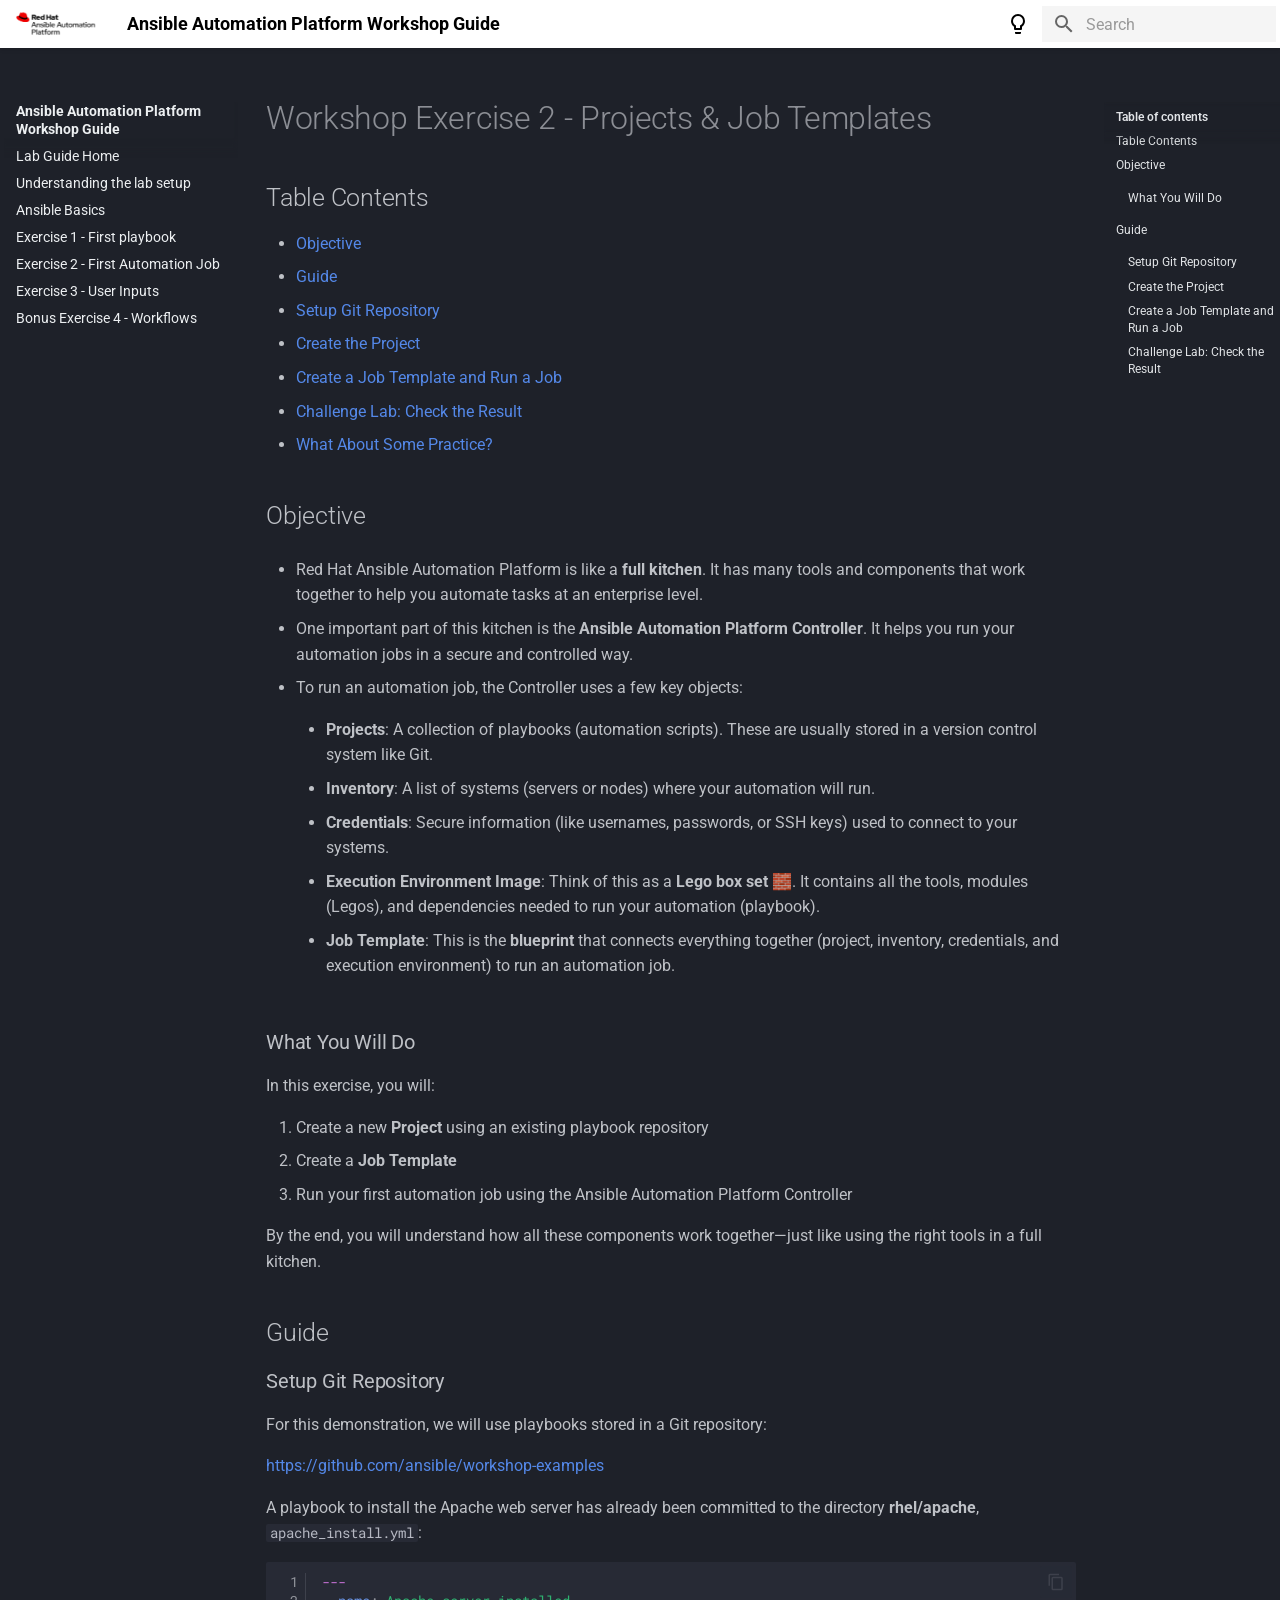
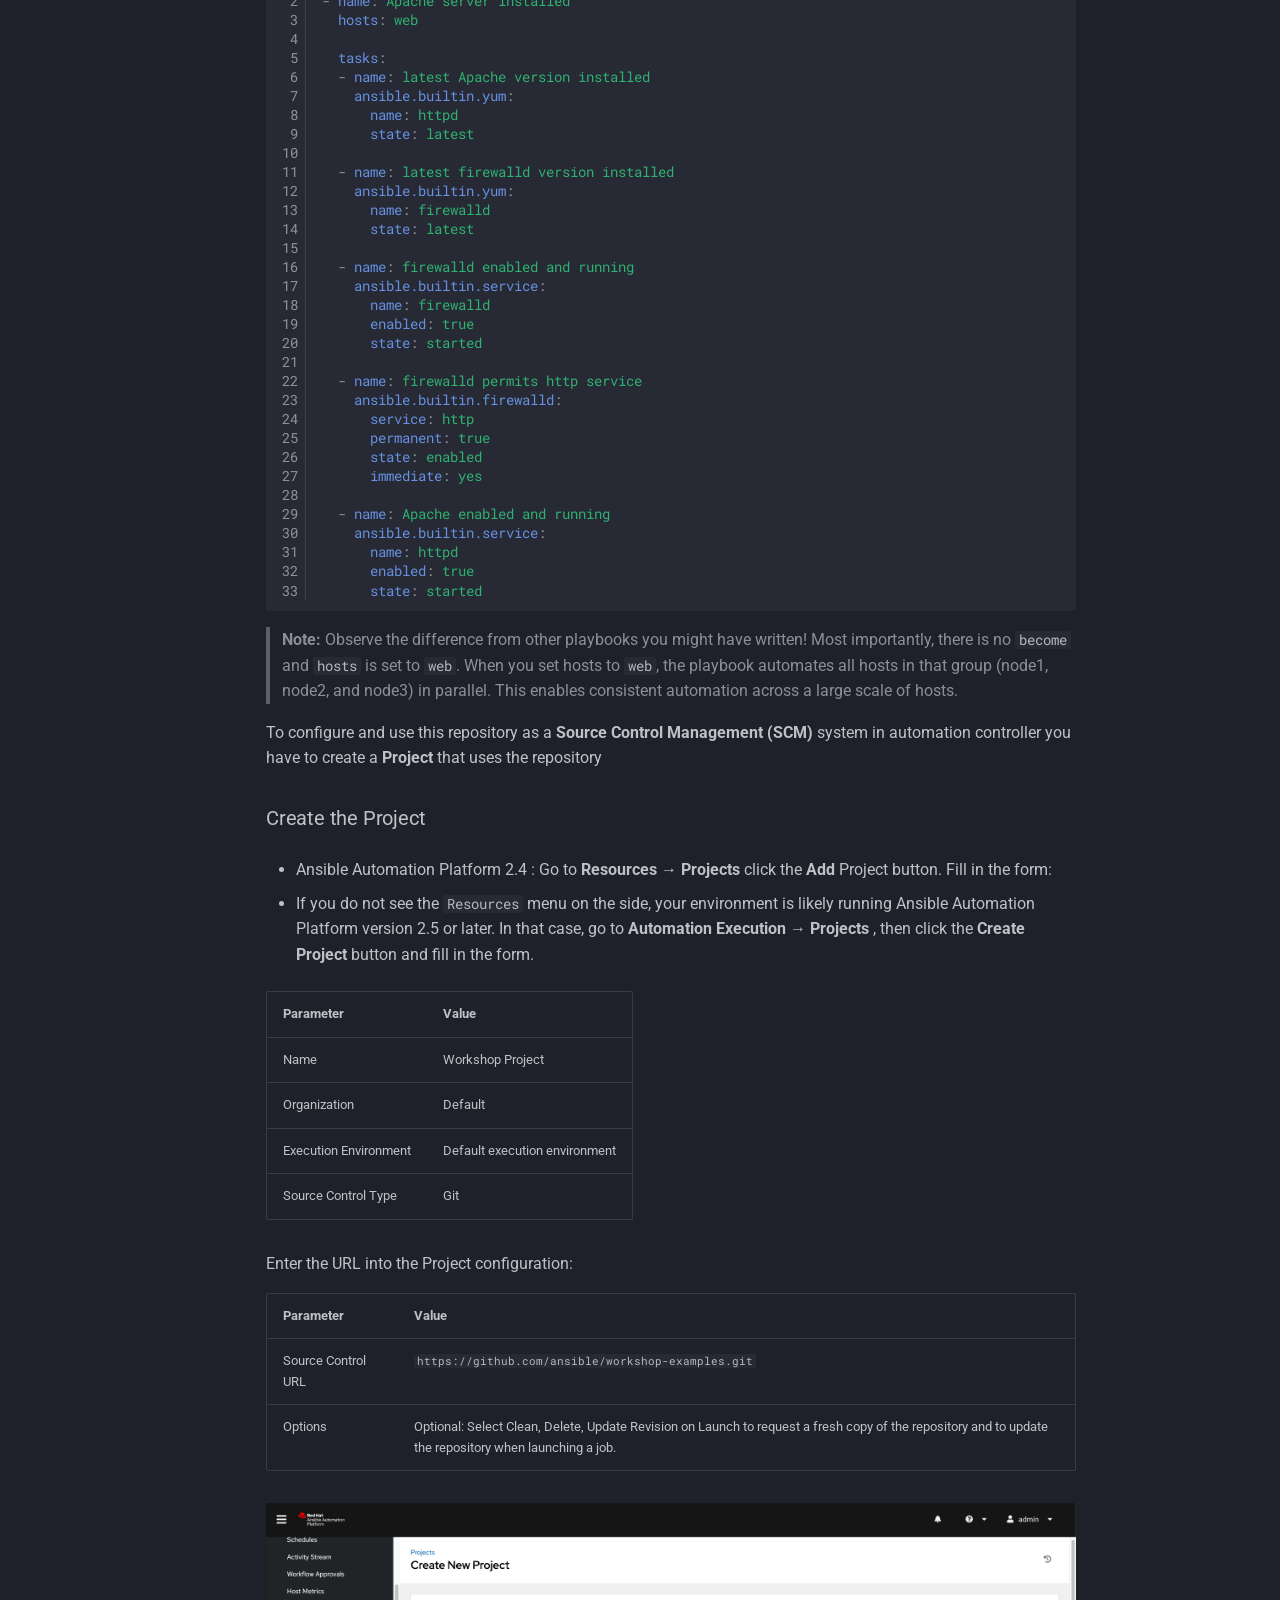
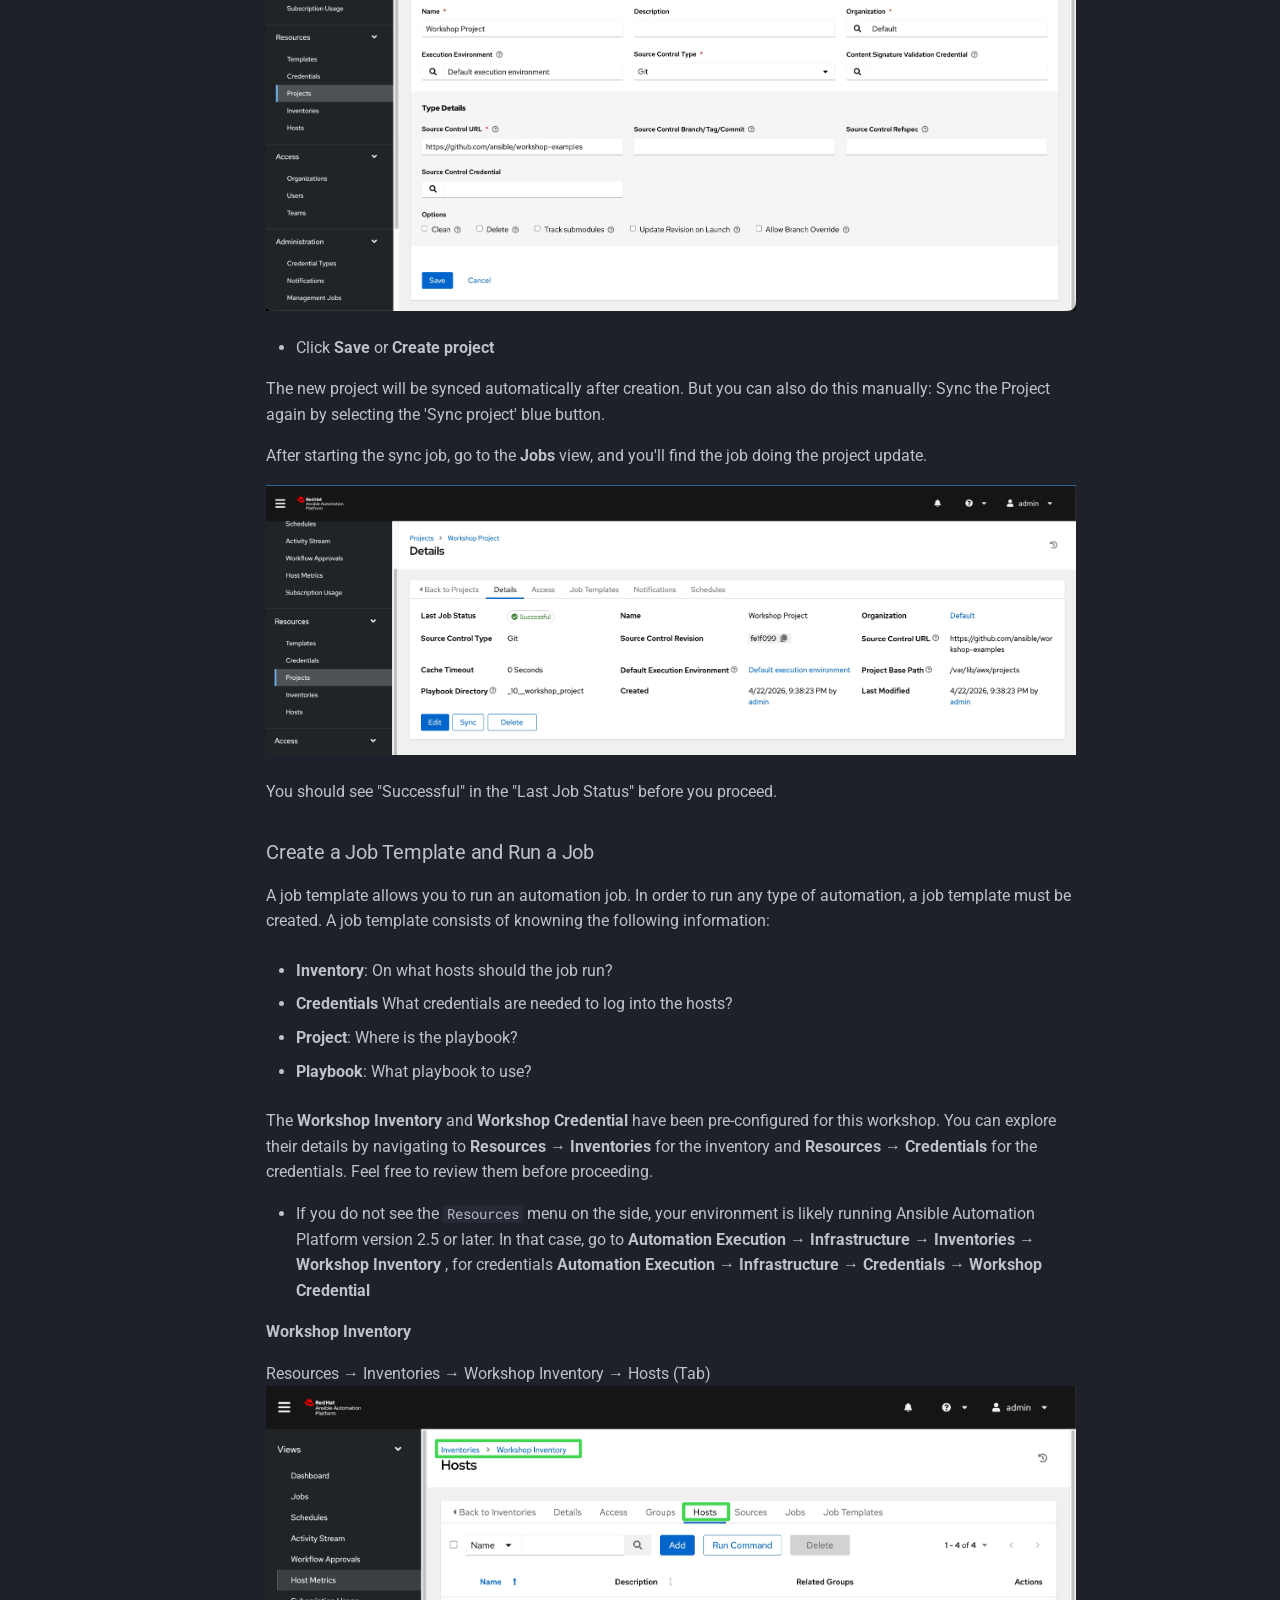
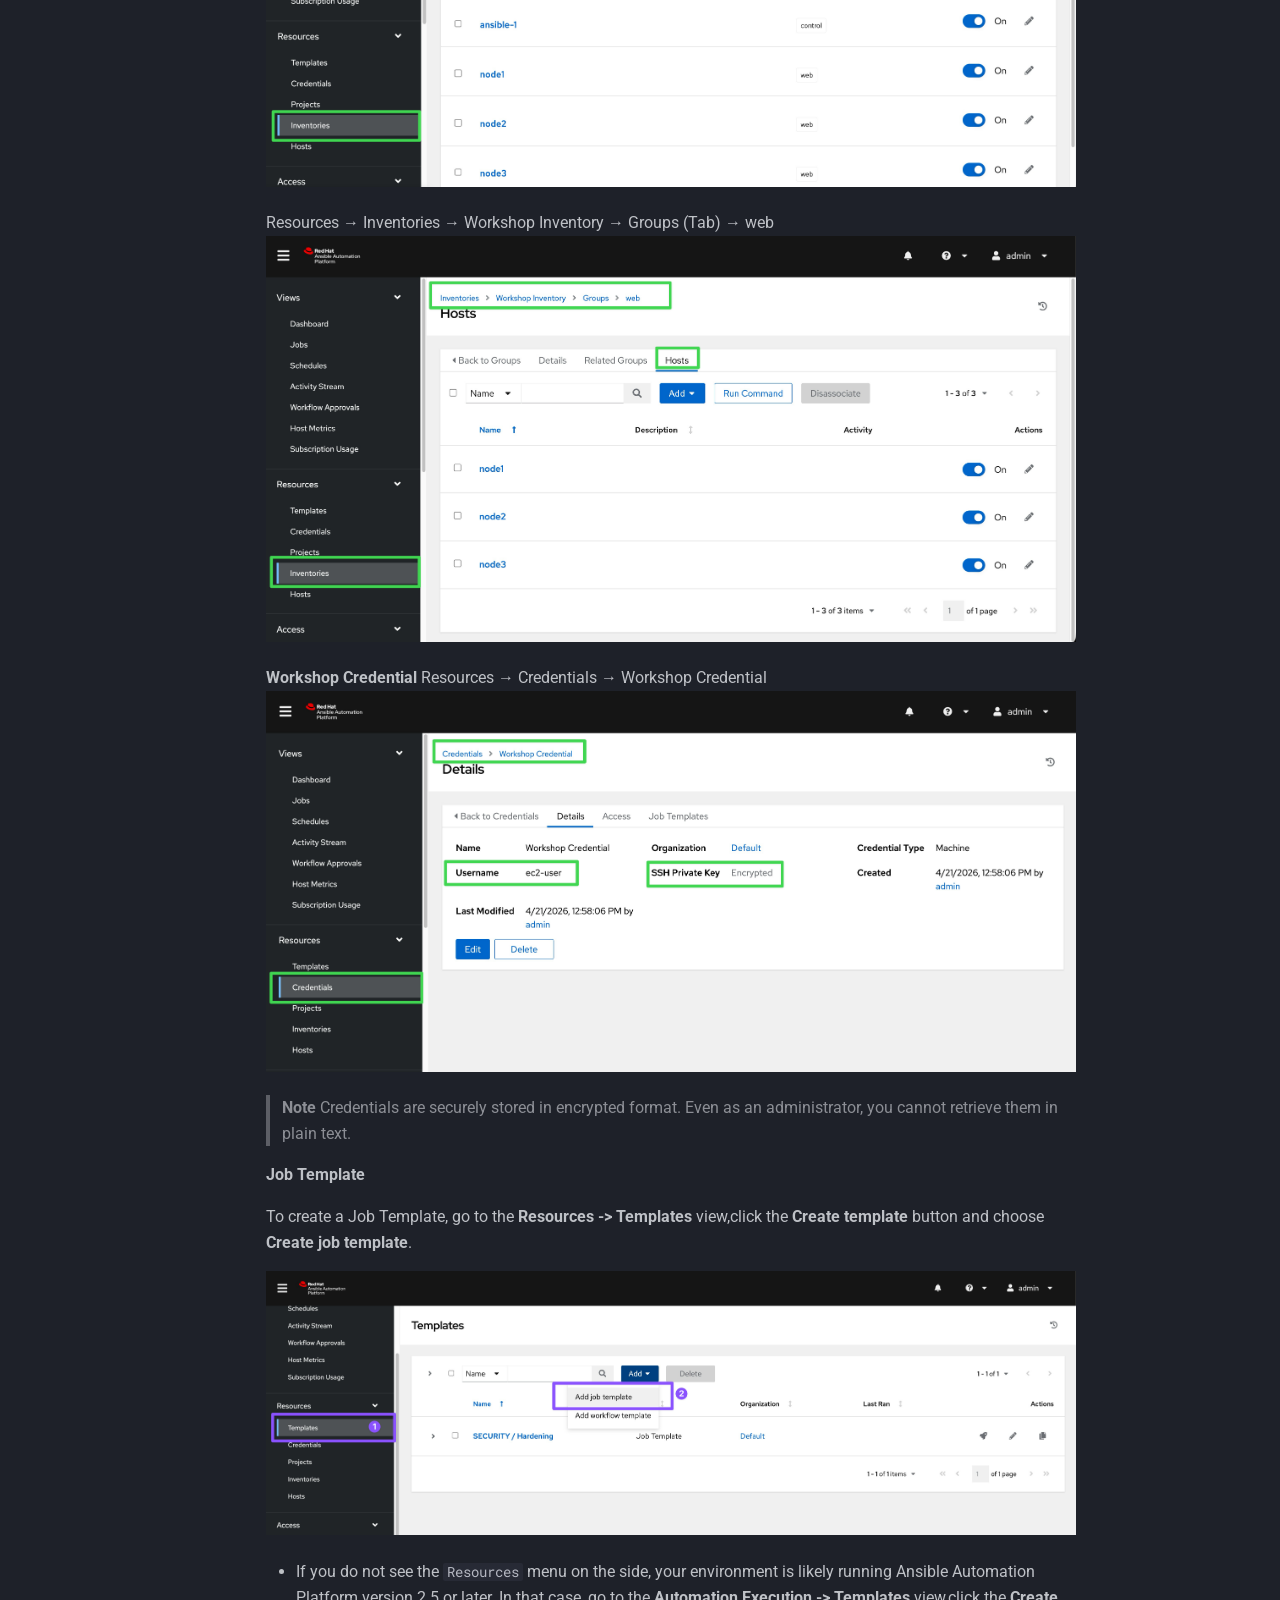
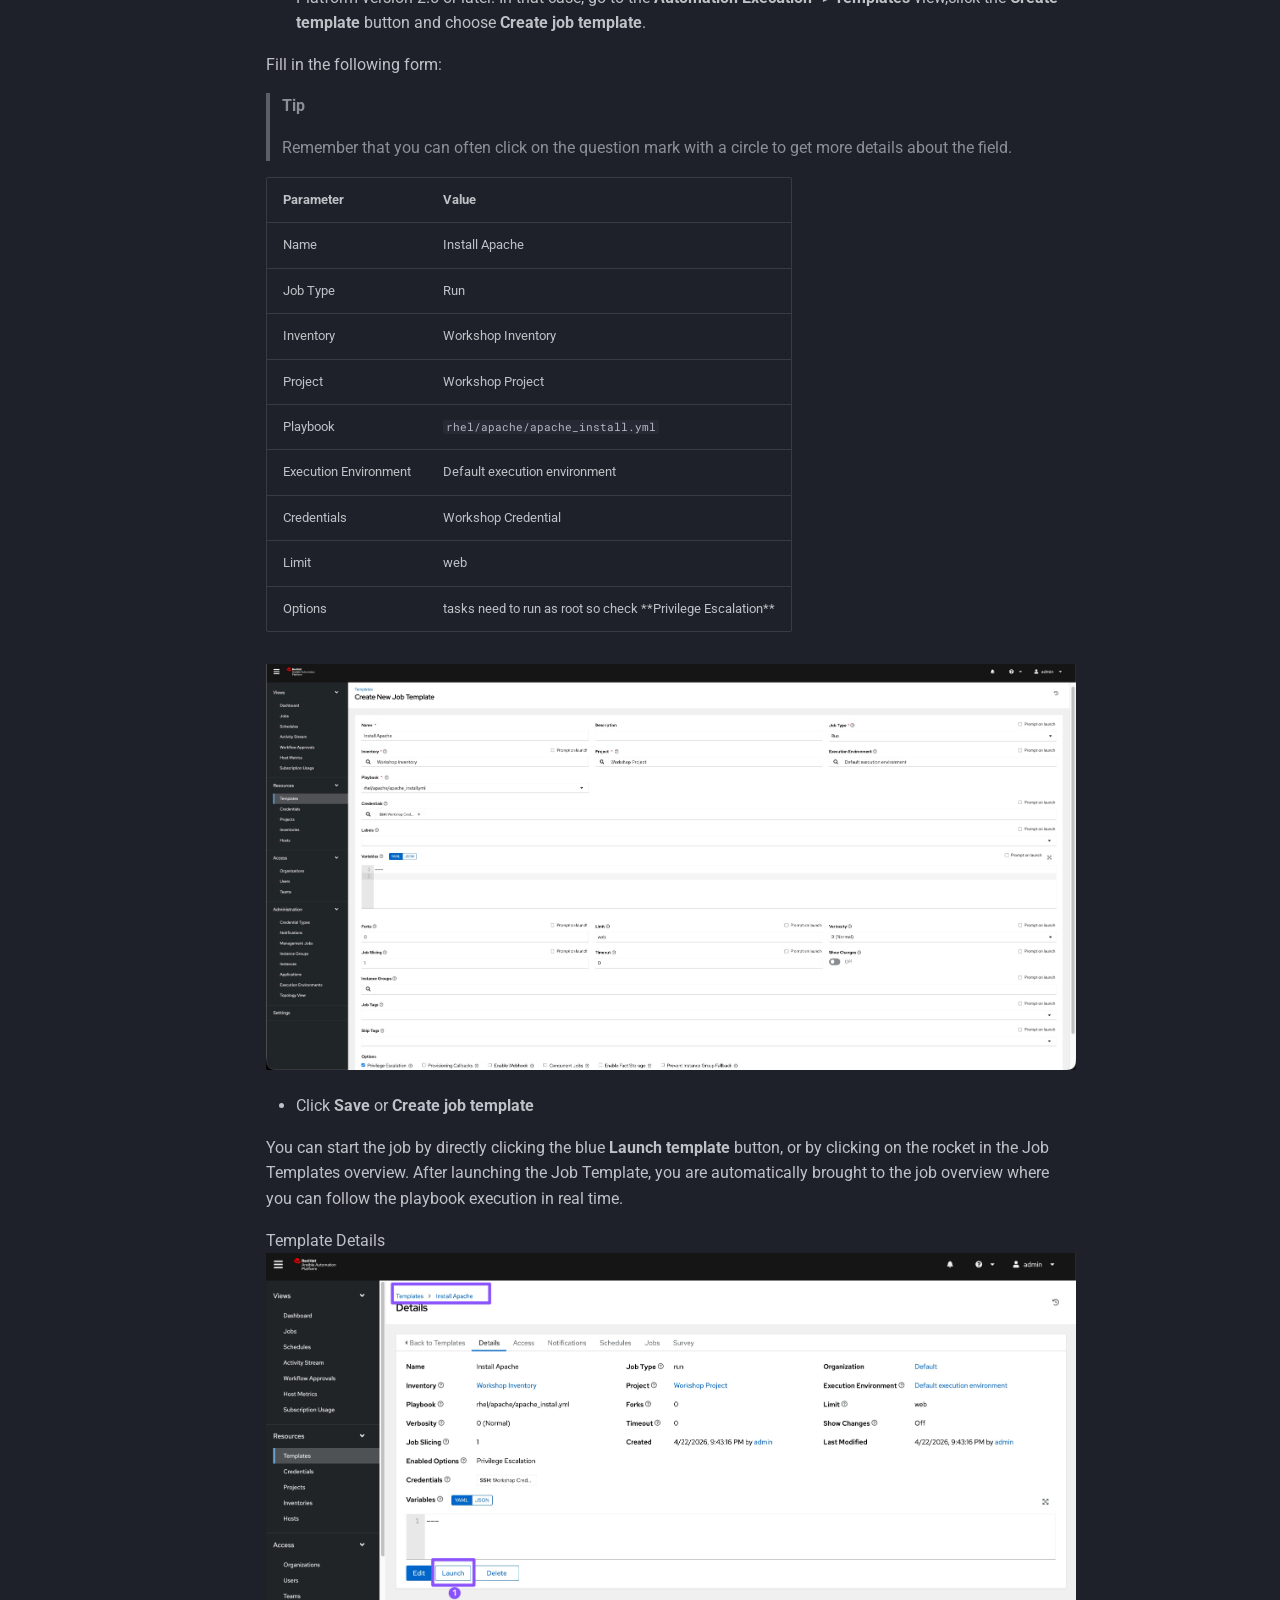
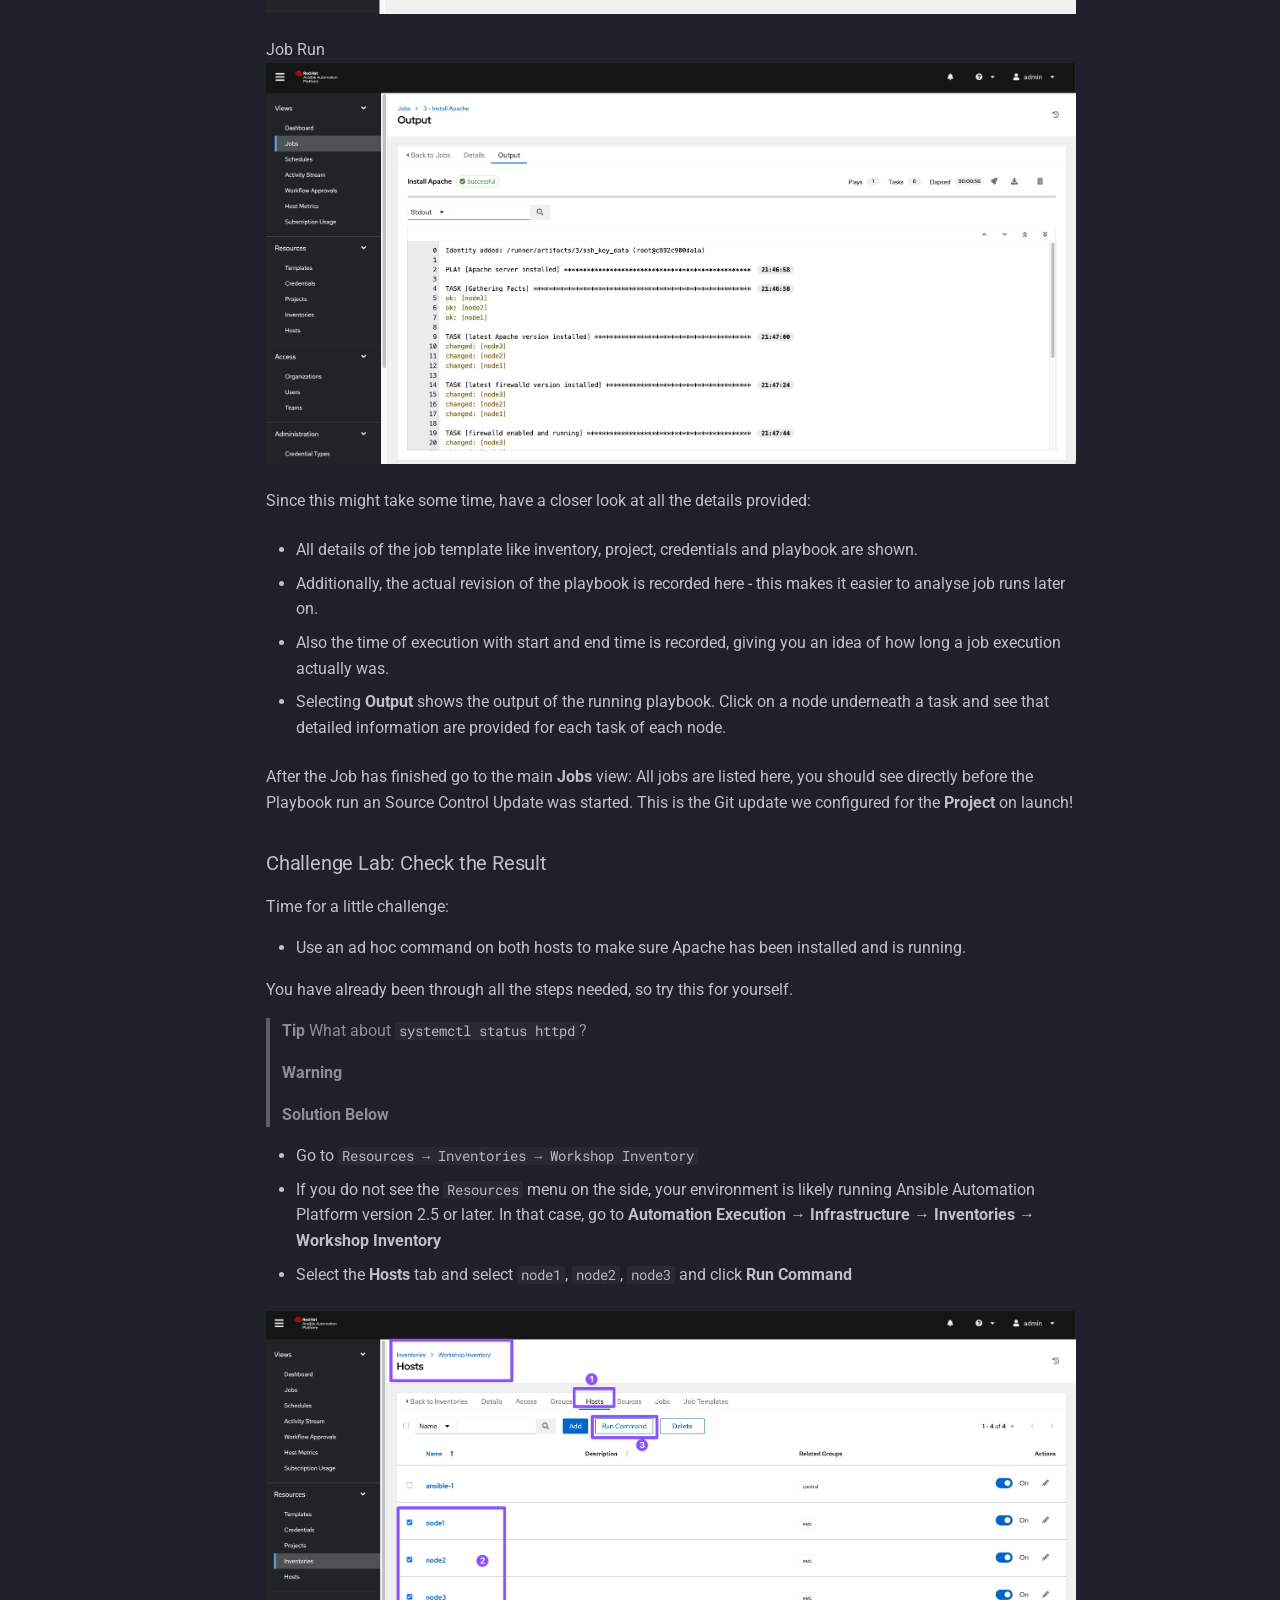
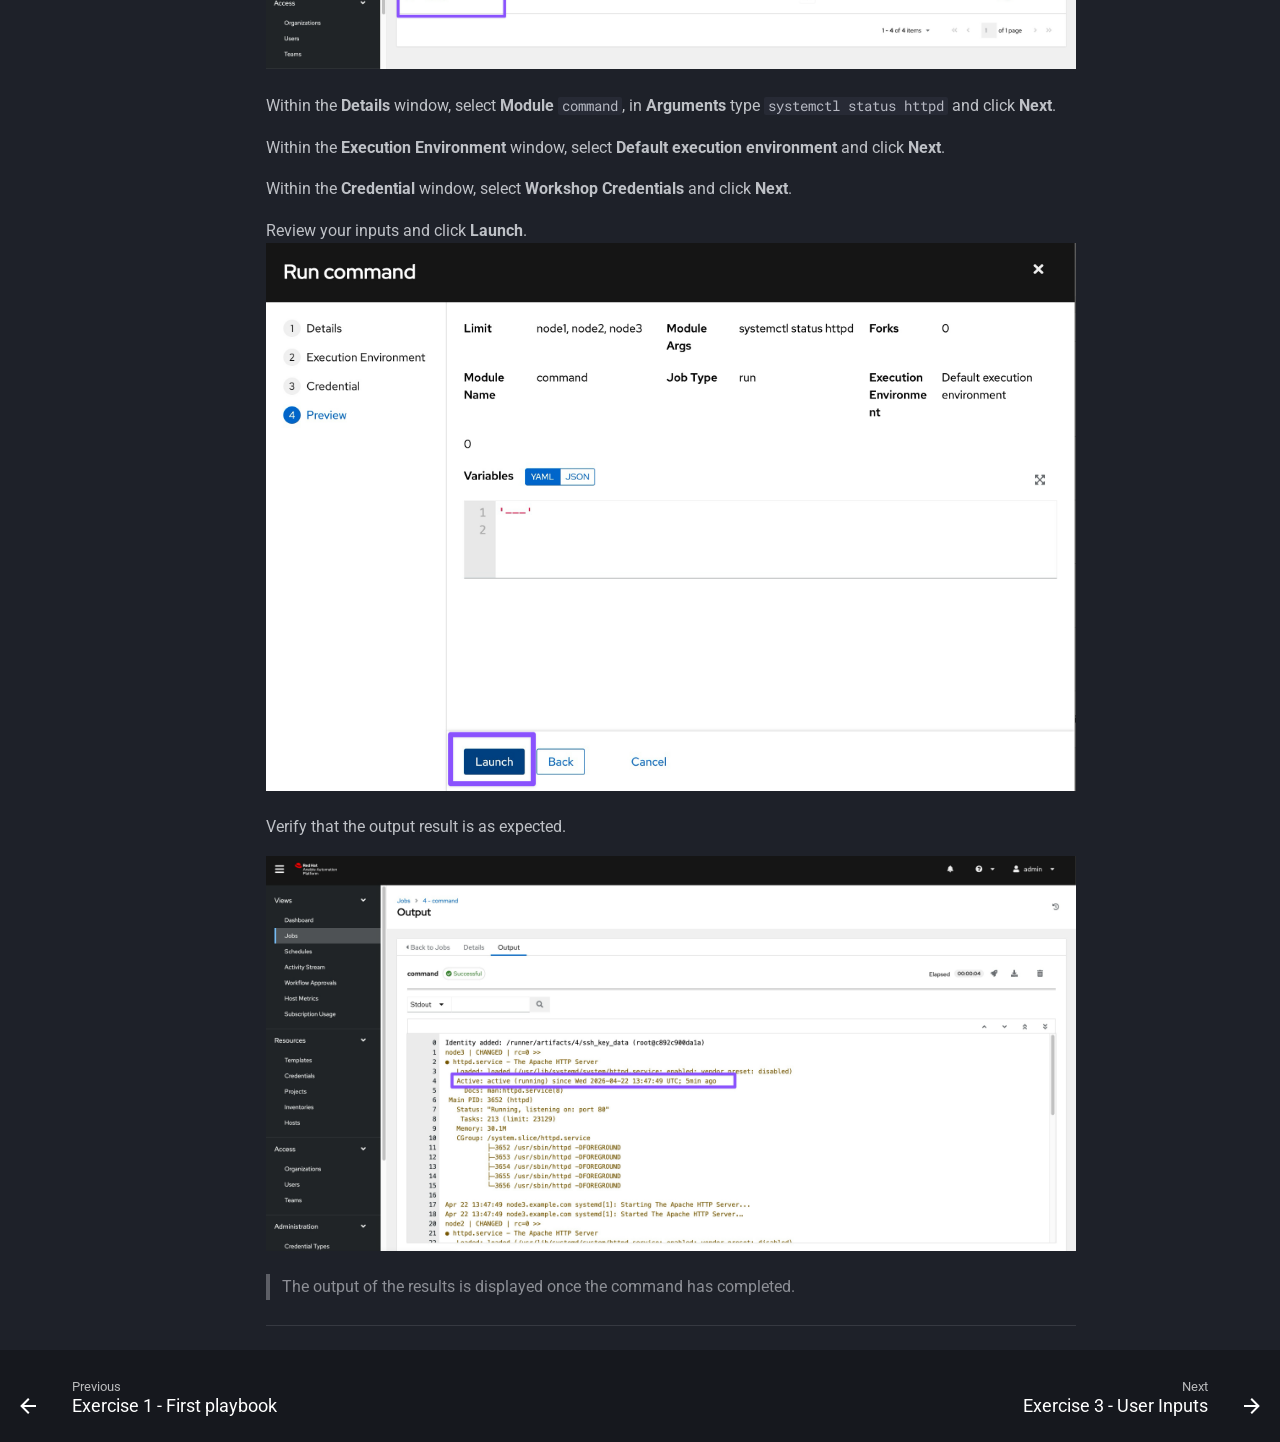
<file: 4-projects/index.html>
<!doctype html>
<html lang="en" class="no-js">
  <head>
    
      <meta charset="utf-8">
      <meta name="viewport" content="width=device-width,initial-scale=1">
      
      
      
      
        <link rel="prev" href="../3-playbook/">
      
      
        <link rel="next" href="../5-surveys/">
      
      
        
      
      
      <link rel="icon" href="../images/RH_AAP_Logo.png">
      <meta name="generator" content="mkdocs-1.6.1, mkdocs-material-9.7.6">
    
    
      
        <title>Exercise 2 - First Automation Job - Ansible Automation Platform Workshop Guide</title>
      
    
    
      <link rel="stylesheet" href="../assets/stylesheets/main.484c7ddc.min.css">
      
        
        <link rel="stylesheet" href="../assets/stylesheets/palette.ab4e12ef.min.css">
      
      


    
    
      
    
    
      
        
        
        <link rel="preconnect" href="https://fonts.gstatic.com" crossorigin>
        <link rel="stylesheet" href="https://fonts.googleapis.com/css?family=Roboto:300,300i,400,400i,700,700i%7CRoboto+Mono:400,400i,700,700i&display=fallback">
        <style>:root{--md-text-font:"Roboto";--md-code-font:"Roboto Mono"}</style>
      
    
    
      <link rel="stylesheet" href="../stylesheets/extra.css">
    
    <script>__md_scope=new URL("..",location),__md_hash=e=>[...e].reduce(((e,_)=>(e<<5)-e+_.charCodeAt(0)),0),__md_get=(e,_=localStorage,t=__md_scope)=>JSON.parse(_.getItem(t.pathname+"."+e)),__md_set=(e,_,t=localStorage,a=__md_scope)=>{try{t.setItem(a.pathname+"."+e,JSON.stringify(_))}catch(e){}}</script>
    
      

    
    
  </head>
  
  
    
    
      
    
    
    
    
    <body dir="ltr" data-md-color-scheme="slate" data-md-color-primary="indigo" data-md-color-accent="cyan">
  
    
    <input class="md-toggle" data-md-toggle="drawer" type="checkbox" id="__drawer" autocomplete="off">
    <input class="md-toggle" data-md-toggle="search" type="checkbox" id="__search" autocomplete="off">
    <label class="md-overlay" for="__drawer"></label>
    <div data-md-component="skip">
      
        
        <a href="#workshop-exercise-2-projects-job-templates" class="md-skip">
          Skip to content
        </a>
      
    </div>
    <div data-md-component="announce">
      
    </div>
    
    
      

  

<header class="md-header md-header--shadow" data-md-component="header">
  <nav class="md-header__inner md-grid" aria-label="Header">
    <a href=".." title="Ansible Automation Platform Workshop Guide" class="md-header__button md-logo" aria-label="Ansible Automation Platform Workshop Guide" data-md-component="logo">
      
  <img src="../images/logo.png" alt="logo">

    </a>
    <label class="md-header__button md-icon" for="__drawer">
      
      <svg xmlns="http://www.w3.org/2000/svg" viewBox="0 0 24 24"><path d="M3 6h18v2H3zm0 5h18v2H3zm0 5h18v2H3z"/></svg>
    </label>
    <div class="md-header__title" data-md-component="header-title">
      <div class="md-header__ellipsis">
        <div class="md-header__topic">
          <span class="md-ellipsis">
            Ansible Automation Platform Workshop Guide
          </span>
        </div>
        <div class="md-header__topic" data-md-component="header-topic">
          <span class="md-ellipsis">
            
              Exercise 2 - First Automation Job
            
          </span>
        </div>
      </div>
    </div>
    
      
        <form class="md-header__option" data-md-component="palette">
  
    
    
    
    <input class="md-option" data-md-color-media="" data-md-color-scheme="slate" data-md-color-primary="indigo" data-md-color-accent="cyan"  aria-label="Switch to light mode"  type="radio" name="__palette" id="__palette_0">
    
      <label class="md-header__button md-icon" title="Switch to light mode" for="__palette_1" hidden>
        <svg xmlns="http://www.w3.org/2000/svg" viewBox="0 0 24 24"><path d="M12 2a7 7 0 0 1 7 7c0 2.38-1.19 4.47-3 5.74V17a1 1 0 0 1-1 1H9a1 1 0 0 1-1-1v-2.26C6.19 13.47 5 11.38 5 9a7 7 0 0 1 7-7M9 21v-1h6v1a1 1 0 0 1-1 1h-4a1 1 0 0 1-1-1m3-17a5 5 0 0 0-5 5c0 2.05 1.23 3.81 3 4.58V16h4v-2.42c1.77-.77 3-2.53 3-4.58a5 5 0 0 0-5-5"/></svg>
      </label>
    
  
    
    
    
    <input class="md-option" data-md-color-media="" data-md-color-scheme="default" data-md-color-primary="white" data-md-color-accent="indigo"  aria-label="Switch to dark mode"  type="radio" name="__palette" id="__palette_1">
    
      <label class="md-header__button md-icon" title="Switch to dark mode" for="__palette_0" hidden>
        <svg xmlns="http://www.w3.org/2000/svg" viewBox="0 0 24 24"><path d="M12 2a7 7 0 0 0-7 7c0 2.38 1.19 4.47 3 5.74V17a1 1 0 0 0 1 1h6a1 1 0 0 0 1-1v-2.26c1.81-1.27 3-3.36 3-5.74a7 7 0 0 0-7-7M9 21a1 1 0 0 0 1 1h4a1 1 0 0 0 1-1v-1H9z"/></svg>
      </label>
    
  
</form>
      
    
    
      <script>var palette=__md_get("__palette");if(palette&&palette.color){if("(prefers-color-scheme)"===palette.color.media){var media=matchMedia("(prefers-color-scheme: light)"),input=document.querySelector(media.matches?"[data-md-color-media='(prefers-color-scheme: light)']":"[data-md-color-media='(prefers-color-scheme: dark)']");palette.color.media=input.getAttribute("data-md-color-media"),palette.color.scheme=input.getAttribute("data-md-color-scheme"),palette.color.primary=input.getAttribute("data-md-color-primary"),palette.color.accent=input.getAttribute("data-md-color-accent")}for(var[key,value]of Object.entries(palette.color))document.body.setAttribute("data-md-color-"+key,value)}</script>
    
    
    
      
      
        <label class="md-header__button md-icon" for="__search">
          
          <svg xmlns="http://www.w3.org/2000/svg" viewBox="0 0 24 24"><path d="M9.5 3A6.5 6.5 0 0 1 16 9.5c0 1.61-.59 3.09-1.56 4.23l.27.27h.79l5 5-1.5 1.5-5-5v-.79l-.27-.27A6.52 6.52 0 0 1 9.5 16 6.5 6.5 0 0 1 3 9.5 6.5 6.5 0 0 1 9.5 3m0 2C7 5 5 7 5 9.5S7 14 9.5 14 14 12 14 9.5 12 5 9.5 5"/></svg>
        </label>
        <div class="md-search" data-md-component="search" role="dialog">
  <label class="md-search__overlay" for="__search"></label>
  <div class="md-search__inner" role="search">
    <form class="md-search__form" name="search">
      <input type="text" class="md-search__input" name="query" aria-label="Search" placeholder="Search" autocapitalize="off" autocorrect="off" autocomplete="off" spellcheck="false" data-md-component="search-query" required>
      <label class="md-search__icon md-icon" for="__search">
        
        <svg xmlns="http://www.w3.org/2000/svg" viewBox="0 0 24 24"><path d="M9.5 3A6.5 6.5 0 0 1 16 9.5c0 1.61-.59 3.09-1.56 4.23l.27.27h.79l5 5-1.5 1.5-5-5v-.79l-.27-.27A6.52 6.52 0 0 1 9.5 16 6.5 6.5 0 0 1 3 9.5 6.5 6.5 0 0 1 9.5 3m0 2C7 5 5 7 5 9.5S7 14 9.5 14 14 12 14 9.5 12 5 9.5 5"/></svg>
        
        <svg xmlns="http://www.w3.org/2000/svg" viewBox="0 0 24 24"><path d="M20 11v2H8l5.5 5.5-1.42 1.42L4.16 12l7.92-7.92L13.5 5.5 8 11z"/></svg>
      </label>
      <nav class="md-search__options" aria-label="Search">
        
        <button type="reset" class="md-search__icon md-icon" title="Clear" aria-label="Clear" tabindex="-1">
          
          <svg xmlns="http://www.w3.org/2000/svg" viewBox="0 0 24 24"><path d="M19 6.41 17.59 5 12 10.59 6.41 5 5 6.41 10.59 12 5 17.59 6.41 19 12 13.41 17.59 19 19 17.59 13.41 12z"/></svg>
        </button>
      </nav>
      
    </form>
    <div class="md-search__output">
      <div class="md-search__scrollwrap" tabindex="0" data-md-scrollfix>
        <div class="md-search-result" data-md-component="search-result">
          <div class="md-search-result__meta">
            Initializing search
          </div>
          <ol class="md-search-result__list" role="presentation"></ol>
        </div>
      </div>
    </div>
  </div>
</div>
      
    
    
  </nav>
  
</header>
    
    <div class="md-container" data-md-component="container">
      
      
        
          
        
      
      <main class="md-main" data-md-component="main">
        <div class="md-main__inner md-grid">
          
            
              
              <div class="md-sidebar md-sidebar--primary" data-md-component="sidebar" data-md-type="navigation" >
                <div class="md-sidebar__scrollwrap">
                  <div class="md-sidebar__inner">
                    



<nav class="md-nav md-nav--primary" aria-label="Navigation" data-md-level="0">
  <label class="md-nav__title" for="__drawer">
    <a href=".." title="Ansible Automation Platform Workshop Guide" class="md-nav__button md-logo" aria-label="Ansible Automation Platform Workshop Guide" data-md-component="logo">
      
  <img src="../images/logo.png" alt="logo">

    </a>
    Ansible Automation Platform Workshop Guide
  </label>
  
  <ul class="md-nav__list" data-md-scrollfix>
    
      
      
  
  
  
  
    <li class="md-nav__item">
      <a href=".." class="md-nav__link">
        
  
  
  <span class="md-ellipsis">
    
  
    Lab Guide Home
  

    
  </span>
  
  

      </a>
    </li>
  

    
      
      
  
  
  
  
    <li class="md-nav__item">
      <a href="../1-setup/" class="md-nav__link">
        
  
  
  <span class="md-ellipsis">
    
  
    Understanding the lab setup
  

    
  </span>
  
  

      </a>
    </li>
  

    
      
      
  
  
  
  
    <li class="md-nav__item">
      <a href="../2-thebasics/" class="md-nav__link">
        
  
  
  <span class="md-ellipsis">
    
  
    Ansible Basics
  

    
  </span>
  
  

      </a>
    </li>
  

    
      
      
  
  
  
  
    <li class="md-nav__item">
      <a href="../3-playbook/" class="md-nav__link">
        
  
  
  <span class="md-ellipsis">
    
  
    Exercise 1 - First playbook
  

    
  </span>
  
  

      </a>
    </li>
  

    
      
      
  
  
    
  
  
  
    <li class="md-nav__item md-nav__item--active">
      
      <input class="md-nav__toggle md-toggle" type="checkbox" id="__toc">
      
      
        
      
      
        <label class="md-nav__link md-nav__link--active" for="__toc">
          
  
  
  <span class="md-ellipsis">
    
  
    Exercise 2 - First Automation Job
  

    
  </span>
  
  

          <span class="md-nav__icon md-icon"></span>
        </label>
      
      <a href="./" class="md-nav__link md-nav__link--active">
        
  
  
  <span class="md-ellipsis">
    
  
    Exercise 2 - First Automation Job
  

    
  </span>
  
  

      </a>
      
        

<nav class="md-nav md-nav--secondary" aria-label="Table of contents">
  
  
  
    
  
  
    <label class="md-nav__title" for="__toc">
      <span class="md-nav__icon md-icon"></span>
      Table of contents
    </label>
    <ul class="md-nav__list" data-md-component="toc" data-md-scrollfix>
      
        <li class="md-nav__item">
  <a href="#table-contents" class="md-nav__link">
    <span class="md-ellipsis">
      
        Table Contents
      
    </span>
  </a>
  
</li>
      
        <li class="md-nav__item">
  <a href="#objective" class="md-nav__link">
    <span class="md-ellipsis">
      
        Objective
      
    </span>
  </a>
  
    <nav class="md-nav" aria-label="Objective">
      <ul class="md-nav__list">
        
          <li class="md-nav__item">
  <a href="#what-you-will-do" class="md-nav__link">
    <span class="md-ellipsis">
      
        What You Will Do
      
    </span>
  </a>
  
</li>
        
      </ul>
    </nav>
  
</li>
      
        <li class="md-nav__item">
  <a href="#guide" class="md-nav__link">
    <span class="md-ellipsis">
      
        Guide
      
    </span>
  </a>
  
    <nav class="md-nav" aria-label="Guide">
      <ul class="md-nav__list">
        
          <li class="md-nav__item">
  <a href="#setup-git-repository" class="md-nav__link">
    <span class="md-ellipsis">
      
        Setup Git Repository
      
    </span>
  </a>
  
</li>
        
          <li class="md-nav__item">
  <a href="#create-the-project" class="md-nav__link">
    <span class="md-ellipsis">
      
        Create the Project
      
    </span>
  </a>
  
</li>
        
          <li class="md-nav__item">
  <a href="#create-a-job-template-and-run-a-job" class="md-nav__link">
    <span class="md-ellipsis">
      
        Create a Job Template and Run a Job
      
    </span>
  </a>
  
</li>
        
          <li class="md-nav__item">
  <a href="#challenge-lab-check-the-result" class="md-nav__link">
    <span class="md-ellipsis">
      
        Challenge Lab: Check the Result
      
    </span>
  </a>
  
</li>
        
      </ul>
    </nav>
  
</li>
      
    </ul>
  
</nav>
      
    </li>
  

    
      
      
  
  
  
  
    <li class="md-nav__item">
      <a href="../5-surveys/" class="md-nav__link">
        
  
  
  <span class="md-ellipsis">
    
  
    Exercise 3 - User Inputs
  

    
  </span>
  
  

      </a>
    </li>
  

    
      
      
  
  
  
  
    <li class="md-nav__item">
      <a href="../6-bonus-workflows/" class="md-nav__link">
        
  
  
  <span class="md-ellipsis">
    
  
    Bonus Exercise 4 - Workflows
  

    
  </span>
  
  

      </a>
    </li>
  

    
  </ul>
</nav>
                  </div>
                </div>
              </div>
            
            
              
              <div class="md-sidebar md-sidebar--secondary" data-md-component="sidebar" data-md-type="toc" >
                <div class="md-sidebar__scrollwrap">
                  <div class="md-sidebar__inner">
                    

<nav class="md-nav md-nav--secondary" aria-label="Table of contents">
  
  
  
    
  
  
    <label class="md-nav__title" for="__toc">
      <span class="md-nav__icon md-icon"></span>
      Table of contents
    </label>
    <ul class="md-nav__list" data-md-component="toc" data-md-scrollfix>
      
        <li class="md-nav__item">
  <a href="#table-contents" class="md-nav__link">
    <span class="md-ellipsis">
      
        Table Contents
      
    </span>
  </a>
  
</li>
      
        <li class="md-nav__item">
  <a href="#objective" class="md-nav__link">
    <span class="md-ellipsis">
      
        Objective
      
    </span>
  </a>
  
    <nav class="md-nav" aria-label="Objective">
      <ul class="md-nav__list">
        
          <li class="md-nav__item">
  <a href="#what-you-will-do" class="md-nav__link">
    <span class="md-ellipsis">
      
        What You Will Do
      
    </span>
  </a>
  
</li>
        
      </ul>
    </nav>
  
</li>
      
        <li class="md-nav__item">
  <a href="#guide" class="md-nav__link">
    <span class="md-ellipsis">
      
        Guide
      
    </span>
  </a>
  
    <nav class="md-nav" aria-label="Guide">
      <ul class="md-nav__list">
        
          <li class="md-nav__item">
  <a href="#setup-git-repository" class="md-nav__link">
    <span class="md-ellipsis">
      
        Setup Git Repository
      
    </span>
  </a>
  
</li>
        
          <li class="md-nav__item">
  <a href="#create-the-project" class="md-nav__link">
    <span class="md-ellipsis">
      
        Create the Project
      
    </span>
  </a>
  
</li>
        
          <li class="md-nav__item">
  <a href="#create-a-job-template-and-run-a-job" class="md-nav__link">
    <span class="md-ellipsis">
      
        Create a Job Template and Run a Job
      
    </span>
  </a>
  
</li>
        
          <li class="md-nav__item">
  <a href="#challenge-lab-check-the-result" class="md-nav__link">
    <span class="md-ellipsis">
      
        Challenge Lab: Check the Result
      
    </span>
  </a>
  
</li>
        
      </ul>
    </nav>
  
</li>
      
    </ul>
  
</nav>
                  </div>
                </div>
              </div>
            
          
          
            <div class="md-content" data-md-component="content">
              
              <article class="md-content__inner md-typeset">
                
                  



<h1 id="workshop-exercise-2-projects-job-templates">Workshop Exercise 2 - Projects &amp; Job Templates</h1>
<h2 id="table-contents">Table Contents</h2>
<ul>
<li><a href="#objective">Objective</a></li>
<li><a href="#guide">Guide</a></li>
<li><a href="#setup-git-repository">Setup Git Repository</a></li>
<li><a href="#create-the-project">Create the Project</a></li>
<li><a href="#create-a-job-template-and-run-a-job">Create a Job Template and Run a Job</a></li>
<li><a href="#challenge-lab-check-the-result">Challenge Lab: Check the Result</a></li>
<li><a href="#what-about-some-practice">What About Some Practice?</a></li>
</ul>
<h2 id="objective">Objective</h2>
<ul>
<li>
<p>Red Hat Ansible Automation Platform is like a <strong>full kitchen</strong>. It has many tools and components that work together to help you automate tasks at an enterprise level.  </p>
</li>
<li>
<p>One important part of this kitchen is the <strong>Ansible Automation Platform Controller</strong>. It helps you run your automation jobs in a secure and controlled way.  </p>
</li>
<li>
<p>To run an automation job, the Controller uses a few key objects:</p>
<ul>
<li>
<p><strong>Projects</strong>: A collection of playbooks (automation scripts). These are usually stored in a version control system like Git.  </p>
</li>
<li>
<p><strong>Inventory</strong>: A list of systems (servers or nodes) where your automation will run.  </p>
</li>
<li>
<p><strong>Credentials</strong>: Secure information (like usernames, passwords, or SSH keys) used to connect to your systems.  </p>
</li>
<li>
<p><strong>Execution Environment Image</strong>: Think of this as a <strong>Lego box set</strong> 🧱. It contains all the tools, modules (Legos), and dependencies needed to run your automation (playbook).  </p>
</li>
<li>
<p><strong>Job Template</strong>: This is the <strong>blueprint</strong> that connects everything together (project, inventory, credentials, and execution environment) to run an automation job.  </p>
</li>
</ul>
</li>
</ul>
<h3 id="what-you-will-do">What You Will Do</h3>
<p>In this exercise, you will:</p>
<ol>
<li>Create a new <strong>Project</strong> using an existing playbook repository  </li>
<li>Create a <strong>Job Template</strong>  </li>
<li>Run your first automation job using the Ansible Automation Platform Controller  </li>
</ol>
<p>By the end, you will understand how all these components work together—just like using the right tools in a full kitchen.</p>
<h2 id="guide">Guide</h2>
<h3 id="setup-git-repository">Setup Git Repository</h3>
<p>For this demonstration, we will use playbooks stored in a Git repository:</p>
<p><a href="https://github.com/ansible/workshop-examples">https://github.com/ansible/workshop-examples</a></p>
<p>A playbook to install the Apache web server has already been committed to the directory <strong>rhel/apache</strong>, <code>apache_install.yml</code>:</p>
<div class="highlight"><table class="highlighttable"><tr><td class="linenos"><div class="linenodiv"><pre><span></span><span class="normal"> 1</span>
<span class="normal"> 2</span>
<span class="normal"> 3</span>
<span class="normal"> 4</span>
<span class="normal"> 5</span>
<span class="normal"> 6</span>
<span class="normal"> 7</span>
<span class="normal"> 8</span>
<span class="normal"> 9</span>
<span class="normal">10</span>
<span class="normal">11</span>
<span class="normal">12</span>
<span class="normal">13</span>
<span class="normal">14</span>
<span class="normal">15</span>
<span class="normal">16</span>
<span class="normal">17</span>
<span class="normal">18</span>
<span class="normal">19</span>
<span class="normal">20</span>
<span class="normal">21</span>
<span class="normal">22</span>
<span class="normal">23</span>
<span class="normal">24</span>
<span class="normal">25</span>
<span class="normal">26</span>
<span class="normal">27</span>
<span class="normal">28</span>
<span class="normal">29</span>
<span class="normal">30</span>
<span class="normal">31</span>
<span class="normal">32</span>
<span class="normal">33</span></pre></div></td><td class="code"><div><pre><span></span><code><span class="nn">---</span>
<span class="p p-Indicator">-</span><span class="w"> </span><span class="nt">name</span><span class="p">:</span><span class="w"> </span><span class="l l-Scalar l-Scalar-Plain">Apache server installed</span>
<span class="w">  </span><span class="nt">hosts</span><span class="p">:</span><span class="w"> </span><span class="l l-Scalar l-Scalar-Plain">web</span>

<span class="w">  </span><span class="nt">tasks</span><span class="p">:</span>
<span class="w">  </span><span class="p p-Indicator">-</span><span class="w"> </span><span class="nt">name</span><span class="p">:</span><span class="w"> </span><span class="l l-Scalar l-Scalar-Plain">latest Apache version installed</span>
<span class="w">    </span><span class="nt">ansible.builtin.yum</span><span class="p">:</span>
<span class="w">      </span><span class="nt">name</span><span class="p">:</span><span class="w"> </span><span class="l l-Scalar l-Scalar-Plain">httpd</span>
<span class="w">      </span><span class="nt">state</span><span class="p">:</span><span class="w"> </span><span class="l l-Scalar l-Scalar-Plain">latest</span>

<span class="w">  </span><span class="p p-Indicator">-</span><span class="w"> </span><span class="nt">name</span><span class="p">:</span><span class="w"> </span><span class="l l-Scalar l-Scalar-Plain">latest firewalld version installed</span>
<span class="w">    </span><span class="nt">ansible.builtin.yum</span><span class="p">:</span>
<span class="w">      </span><span class="nt">name</span><span class="p">:</span><span class="w"> </span><span class="l l-Scalar l-Scalar-Plain">firewalld</span>
<span class="w">      </span><span class="nt">state</span><span class="p">:</span><span class="w"> </span><span class="l l-Scalar l-Scalar-Plain">latest</span>

<span class="w">  </span><span class="p p-Indicator">-</span><span class="w"> </span><span class="nt">name</span><span class="p">:</span><span class="w"> </span><span class="l l-Scalar l-Scalar-Plain">firewalld enabled and running</span>
<span class="w">    </span><span class="nt">ansible.builtin.service</span><span class="p">:</span>
<span class="w">      </span><span class="nt">name</span><span class="p">:</span><span class="w"> </span><span class="l l-Scalar l-Scalar-Plain">firewalld</span>
<span class="w">      </span><span class="nt">enabled</span><span class="p">:</span><span class="w"> </span><span class="l l-Scalar l-Scalar-Plain">true</span>
<span class="w">      </span><span class="nt">state</span><span class="p">:</span><span class="w"> </span><span class="l l-Scalar l-Scalar-Plain">started</span>

<span class="w">  </span><span class="p p-Indicator">-</span><span class="w"> </span><span class="nt">name</span><span class="p">:</span><span class="w"> </span><span class="l l-Scalar l-Scalar-Plain">firewalld permits http service</span>
<span class="w">    </span><span class="nt">ansible.builtin.firewalld</span><span class="p">:</span>
<span class="w">      </span><span class="nt">service</span><span class="p">:</span><span class="w"> </span><span class="l l-Scalar l-Scalar-Plain">http</span>
<span class="w">      </span><span class="nt">permanent</span><span class="p">:</span><span class="w"> </span><span class="l l-Scalar l-Scalar-Plain">true</span>
<span class="w">      </span><span class="nt">state</span><span class="p">:</span><span class="w"> </span><span class="l l-Scalar l-Scalar-Plain">enabled</span>
<span class="w">      </span><span class="nt">immediate</span><span class="p">:</span><span class="w"> </span><span class="l l-Scalar l-Scalar-Plain">yes</span>

<span class="w">  </span><span class="p p-Indicator">-</span><span class="w"> </span><span class="nt">name</span><span class="p">:</span><span class="w"> </span><span class="l l-Scalar l-Scalar-Plain">Apache enabled and running</span>
<span class="w">    </span><span class="nt">ansible.builtin.service</span><span class="p">:</span>
<span class="w">      </span><span class="nt">name</span><span class="p">:</span><span class="w"> </span><span class="l l-Scalar l-Scalar-Plain">httpd</span>
<span class="w">      </span><span class="nt">enabled</span><span class="p">:</span><span class="w"> </span><span class="l l-Scalar l-Scalar-Plain">true</span>
<span class="w">      </span><span class="nt">state</span><span class="p">:</span><span class="w"> </span><span class="l l-Scalar l-Scalar-Plain">started</span>
</code></pre></div></td></tr></table></div>
<blockquote>
<p><strong>Note:</strong>
Observe the difference from other playbooks you might have written! Most importantly, there is no <code>become</code> and <code>hosts</code> is set to <code>web</code>. When you set hosts to <code>web</code>, the playbook automates all hosts in that group (node1, node2, and node3) in parallel. This enables consistent automation across a large scale of hosts. </p>
</blockquote>
<p>To configure and use this repository as a <strong>Source Control Management (SCM)</strong> system in automation controller you have to create a <strong>Project</strong> that uses the repository</p>
<h3 id="create-the-project">Create the Project</h3>
<ul>
<li>
<p>Ansible Automation Platform 2.4 : Go to <strong>Resources → Projects</strong> click the <strong>Add</strong> Project button. Fill in the form:</p>
</li>
<li>
<p>If you do not see the <code>Resources</code> menu on the side, your environment is likely running Ansible Automation Platform version 2.5 or later. In that case, go to <strong>Automation Execution → Projects</strong> , then click the <strong>Create Project</strong> button and fill in the form.</p>
</li>
</ul>
<table>
   <tr>
     <th>Parameter</th>
     <th>Value</th>
   </tr>
   <tr>
     <td>Name</td>
     <td>Workshop Project</td>
   </tr>
   <tr>
     <td>Organization</td>
     <td>Default</td>
   </tr>
   <tr>
     <td>Execution Environment</td>
     <td>Default execution environment</td>
   </tr>
   <tr>
     <td>Source Control Type</td>
     <td>Git</td>
   </tr>
 </table>

<p>Enter the URL into the Project configuration:</p>
<table>
   <tr>
     <th>Parameter</th>
     <th>Value</th>
   </tr>
   <tr>
     <td>Source Control URL</td>
     <td><code>https://github.com/ansible/workshop-examples.git</code></td>
   </tr>
   <tr>
     <td>Options</td>
     <td>Optional: Select Clean, Delete, Update Revision on Launch to request a fresh copy of the repository and to update the repository when launching a job.</td>
   </tr>
 </table>

<p><img alt="Project Create" src="images/1-aap24-project-creation.jpg" /></p>
<ul>
<li>Click <strong>Save</strong> or <strong>Create project</strong></li>
</ul>
<p>The new project will be synced automatically after creation. But you can also do this manually: Sync the Project again by selecting the 'Sync project' blue button.</p>
<p>After starting the sync job, go to the <strong>Jobs</strong> view, and you'll find the job doing the project update.</p>
<p><img alt="Project Sync" src="images/2-aap24-project-sync.jpg" /></p>
<p>You should see "Successful" in the "Last Job Status" before you proceed.</p>
<h3 id="create-a-job-template-and-run-a-job">Create a Job Template and Run a Job</h3>
<p>A job template allows you to run an automation job. In order to run any type of automation, a job template must be created. A job template consists of knowning the following information:</p>
<ul>
<li>
<p><strong>Inventory</strong>: On what hosts should the job run?</p>
</li>
<li>
<p><strong>Credentials</strong> What credentials are needed to log into the hosts?</p>
</li>
<li>
<p><strong>Project</strong>: Where is the playbook?</p>
</li>
<li>
<p><strong>Playbook</strong>: What playbook to use?</p>
</li>
</ul>
<p>The <strong>Workshop Inventory</strong> and <strong>Workshop Credential</strong> have been pre-configured for this workshop. You can explore their details by navigating to <strong>Resources → Inventories</strong> for the inventory and <strong>Resources → Credentials</strong> for the credentials. Feel free to review them before proceeding.</p>
<ul>
<li>If you do not see the <code>Resources</code> menu on the side, your environment is likely running Ansible Automation Platform version 2.5 or later. In that case, go to <strong>Automation Execution → Infrastructure → Inventories → Workshop Inventory</strong> , for credentials <strong>Automation Execution → Infrastructure → Credentials → Workshop Credential</strong></li>
</ul>
<p><strong>Workshop Inventory</strong> </p>
<p>Resources → Inventories → Workshop Inventory → Hosts (Tab)
<img alt="Workshop Inventory" src="images/inventory_hosts.jpg" /></p>
<p>Resources → Inventories → Workshop Inventory → Groups (Tab) → web
<img alt="Workshop Inventory - Group web" src="images/inventory_group_web.jpg" /></p>
<p><strong>Workshop Credential</strong>
Resources → Credentials → Workshop Credential
<img alt="Workshop Credential" src="images/workshop_credential.jpg" /></p>
<blockquote>
<p><strong>Note</strong>
Credentials are securely stored in encrypted format. Even as an administrator, you cannot retrieve them in plain text.</p>
</blockquote>
<p><strong>Job Template</strong></p>
<p>To create a Job Template, go to the <strong>Resources -&gt; Templates</strong> view,click the <strong>Create template</strong> button and choose <strong>Create job template</strong>.</p>
<p><img alt="AAP24 Project Create Menu" src="images/3-aap24-create-template-menu.jpg" /></p>
<ul>
<li>If you do not see the <code>Resources</code> menu on the side, your environment is likely running Ansible Automation Platform version 2.5 or later. In that case, go to the <strong>Automation Execution -&gt; Templates</strong> view,click the <strong>Create template</strong> button and choose <strong>Create job template</strong>.</li>
</ul>
<p>Fill in the following form:</p>
<blockquote>
<p><strong>Tip</strong></p>
<p>Remember that you can often click on the question mark with a circle to get more details about the field.</p>
</blockquote>
<table>
   <tr>
     <th>Parameter</th>
     <th>Value</th>
   </tr>
   <tr>
     <td>Name</td>
     <td>Install Apache</td>
   </tr>
   <tr>
     <td>Job Type</td>
     <td>Run</td>
   </tr>
   <tr>
     <td>Inventory</td>
     <td>Workshop Inventory</td>
   </tr>
   <tr>
     <td>Project</td>
     <td>Workshop Project</td>
   </tr>
   <tr>
     <td>Playbook</td>
     <td><code>rhel/apache/apache_install.yml</code></td>
   </tr>
   <tr>
     <td>Execution Environment</td>
     <td>Default execution environment</td>
   </tr>
   <tr>
     <td>Credentials</td>
     <td>Workshop Credential</td>
   </tr>
   <tr>
     <td>Limit</td>
     <td>web</td>
   </tr>
   <tr>
     <td>Options</td>
     <td>tasks need to run as root so check **Privilege Escalation**</td>
   </tr>
 </table>

<p><img alt="AAP24 Project Fill" src="images/4-aap24-create-template.jpg" /></p>
<ul>
<li>Click <strong>Save</strong> or <strong>Create job template</strong></li>
</ul>
<p>You can start the job by directly clicking the blue <strong>Launch template</strong> button, or by clicking on the rocket in the Job Templates overview. After launching the Job Template, you are automatically brought to the job overview where you can follow the playbook execution in real time.</p>
<p>Template Details
<img alt="template details" src="images/5-aap24-create-template-launch.jpg" /></p>
<p>Job Run
<img alt="job_run" src="images/6-aap24-job-output.jpg" /></p>
<p>Since this might take some time, have a closer look at all the details provided:</p>
<ul>
<li>
<p>All details of the job template like inventory, project, credentials and playbook are shown.</p>
</li>
<li>
<p>Additionally, the actual revision of the playbook is recorded here - this makes it easier to analyse job runs later on.</p>
</li>
<li>
<p>Also the time of execution with start and end time is recorded, giving you an idea of how long a job execution actually was.</p>
</li>
<li>
<p>Selecting <strong>Output</strong> shows the output of the running playbook. Click on a node underneath a task and see that detailed information are provided for each task of each node.</p>
</li>
</ul>
<p>After the Job has finished go to the main <strong>Jobs</strong> view: All jobs are listed here, you should see directly before the Playbook run an Source Control Update was started. This is the Git update we configured for the <strong>Project</strong> on launch!</p>
<h3 id="challenge-lab-check-the-result">Challenge Lab: Check the Result</h3>
<p>Time for a little challenge:</p>
<ul>
<li>Use an ad hoc command on both hosts to make sure Apache has been installed and is running.</li>
</ul>
<p>You have already been through all the steps needed, so try this for yourself.</p>
<blockquote>
<p><strong>Tip</strong>
What about <code>systemctl status httpd</code>?</p>
<p><strong>Warning</strong></p>
<p><strong>Solution Below</strong></p>
</blockquote>
<ul>
<li>Go to <code>Resources → Inventories → Workshop Inventory</code></li>
<li>
<p>If you do not see the <code>Resources</code> menu on the side, your environment is likely running Ansible Automation Platform version 2.5 or later. In that case, go to <strong>Automation Execution → Infrastructure →  Inventories</strong> → <strong>Workshop Inventory</strong></p>
</li>
<li>
<p>Select the <strong>Hosts</strong> tab and select <code>node1</code>, <code>node2</code>, <code>node3</code> and click <strong>Run Command</strong></p>
</li>
</ul>
<p><img alt="run command" src="images/7-aap24-inventory-host-adhoc-run.jpg" /></p>
<p>Within the <strong>Details</strong> window, select <strong>Module</strong> <code>command</code>, in <strong>Arguments</strong> type <code>systemctl status httpd</code> and click <strong>Next</strong>.</p>
<p>Within the <strong>Execution Environment</strong> window, select <strong>Default execution environment</strong> and click <strong>Next</strong>.</p>
<p>Within the <strong>Credential</strong> window, select <strong>Workshop Credentials</strong> and click <strong>Next</strong>.</p>
<p>Review your inputs and click <strong>Launch</strong>.
<img alt="launch adhoc command" src="images/8-aap24-inventory-host-adhoc-run-httpd-launch.jpg" /></p>
<p>Verify that the output result is as expected.</p>
<p><img alt="adhoc command result" src="images/9-aap24-inventory-host-adhoc-run-httpd-launch-output.jpg" /></p>
<blockquote>
<p>The output of the results is displayed once the command has completed.</p>
</blockquote>
<hr />












                
              </article>
            </div>
          
          
<script>var target=document.getElementById(location.hash.slice(1));target&&target.name&&(target.checked=target.name.startsWith("__tabbed_"))</script>
        </div>
        
      </main>
      
        <footer class="md-footer">
  
    
      
      <nav class="md-footer__inner md-grid" aria-label="Footer" >
        
          
          <a href="../3-playbook/" class="md-footer__link md-footer__link--prev" aria-label="Previous: Exercise 1 - First playbook">
            <div class="md-footer__button md-icon">
              
              <svg xmlns="http://www.w3.org/2000/svg" viewBox="0 0 24 24"><path d="M20 11v2H8l5.5 5.5-1.42 1.42L4.16 12l7.92-7.92L13.5 5.5 8 11z"/></svg>
            </div>
            <div class="md-footer__title">
              <span class="md-footer__direction">
                Previous
              </span>
              <div class="md-ellipsis">
                Exercise 1 - First playbook
              </div>
            </div>
          </a>
        
        
          
          <a href="../5-surveys/" class="md-footer__link md-footer__link--next" aria-label="Next: Exercise 3 - User Inputs">
            <div class="md-footer__title">
              <span class="md-footer__direction">
                Next
              </span>
              <div class="md-ellipsis">
                Exercise 3 - User Inputs
              </div>
            </div>
            <div class="md-footer__button md-icon">
              
              <svg xmlns="http://www.w3.org/2000/svg" viewBox="0 0 24 24"><path d="M4 11v2h12l-5.5 5.5 1.42 1.42L19.84 12l-7.92-7.92L10.5 5.5 16 11z"/></svg>
            </div>
          </a>
        
      </nav>
    
  
  <div class="md-footer-meta md-typeset">
    <div class="md-footer-meta__inner md-grid">
      <div class="md-copyright">
  
  
    Made with
    <a href="https://squidfunk.github.io/mkdocs-material/" target="_blank" rel="noopener">
      Material for MkDocs
    </a>
  
</div>
      
    </div>
  </div>
</footer>
      
    </div>
    <div class="md-dialog" data-md-component="dialog">
      <div class="md-dialog__inner md-typeset"></div>
    </div>
    
    
    
      
      
      <script id="__config" type="application/json">{"annotate": null, "base": "..", "features": ["navigation.instant", "navigation.tracking", "navigation.footer", "content.code.copy", "content.code.select"], "search": "../assets/javascripts/workers/search.2c215733.min.js", "tags": null, "translations": {"clipboard.copied": "Copied to clipboard", "clipboard.copy": "Copy to clipboard", "search.result.more.one": "1 more on this page", "search.result.more.other": "# more on this page", "search.result.none": "No matching documents", "search.result.one": "1 matching document", "search.result.other": "# matching documents", "search.result.placeholder": "Type to start searching", "search.result.term.missing": "Missing", "select.version": "Select version"}, "version": null}</script>
    
    
      <script src="../assets/javascripts/bundle.79ae519e.min.js"></script>
      
    
  </body>
</html>
</file>
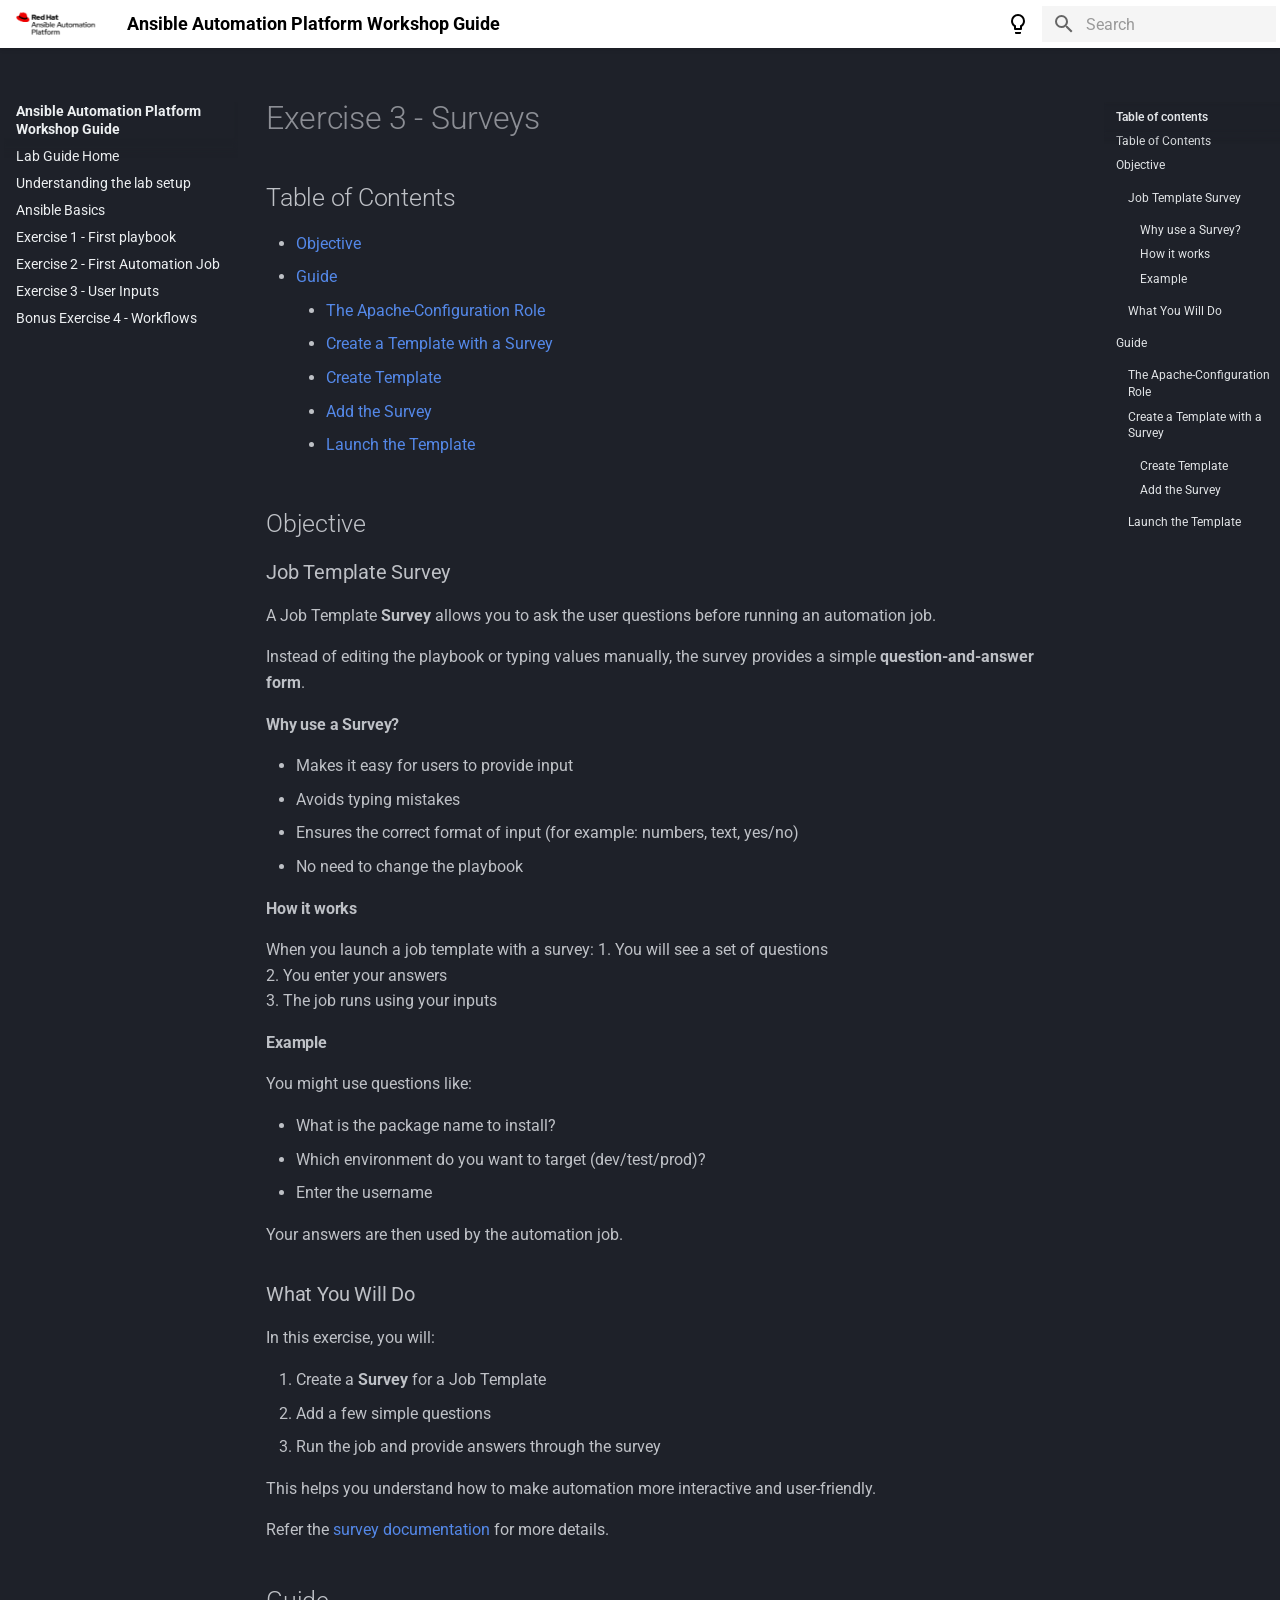
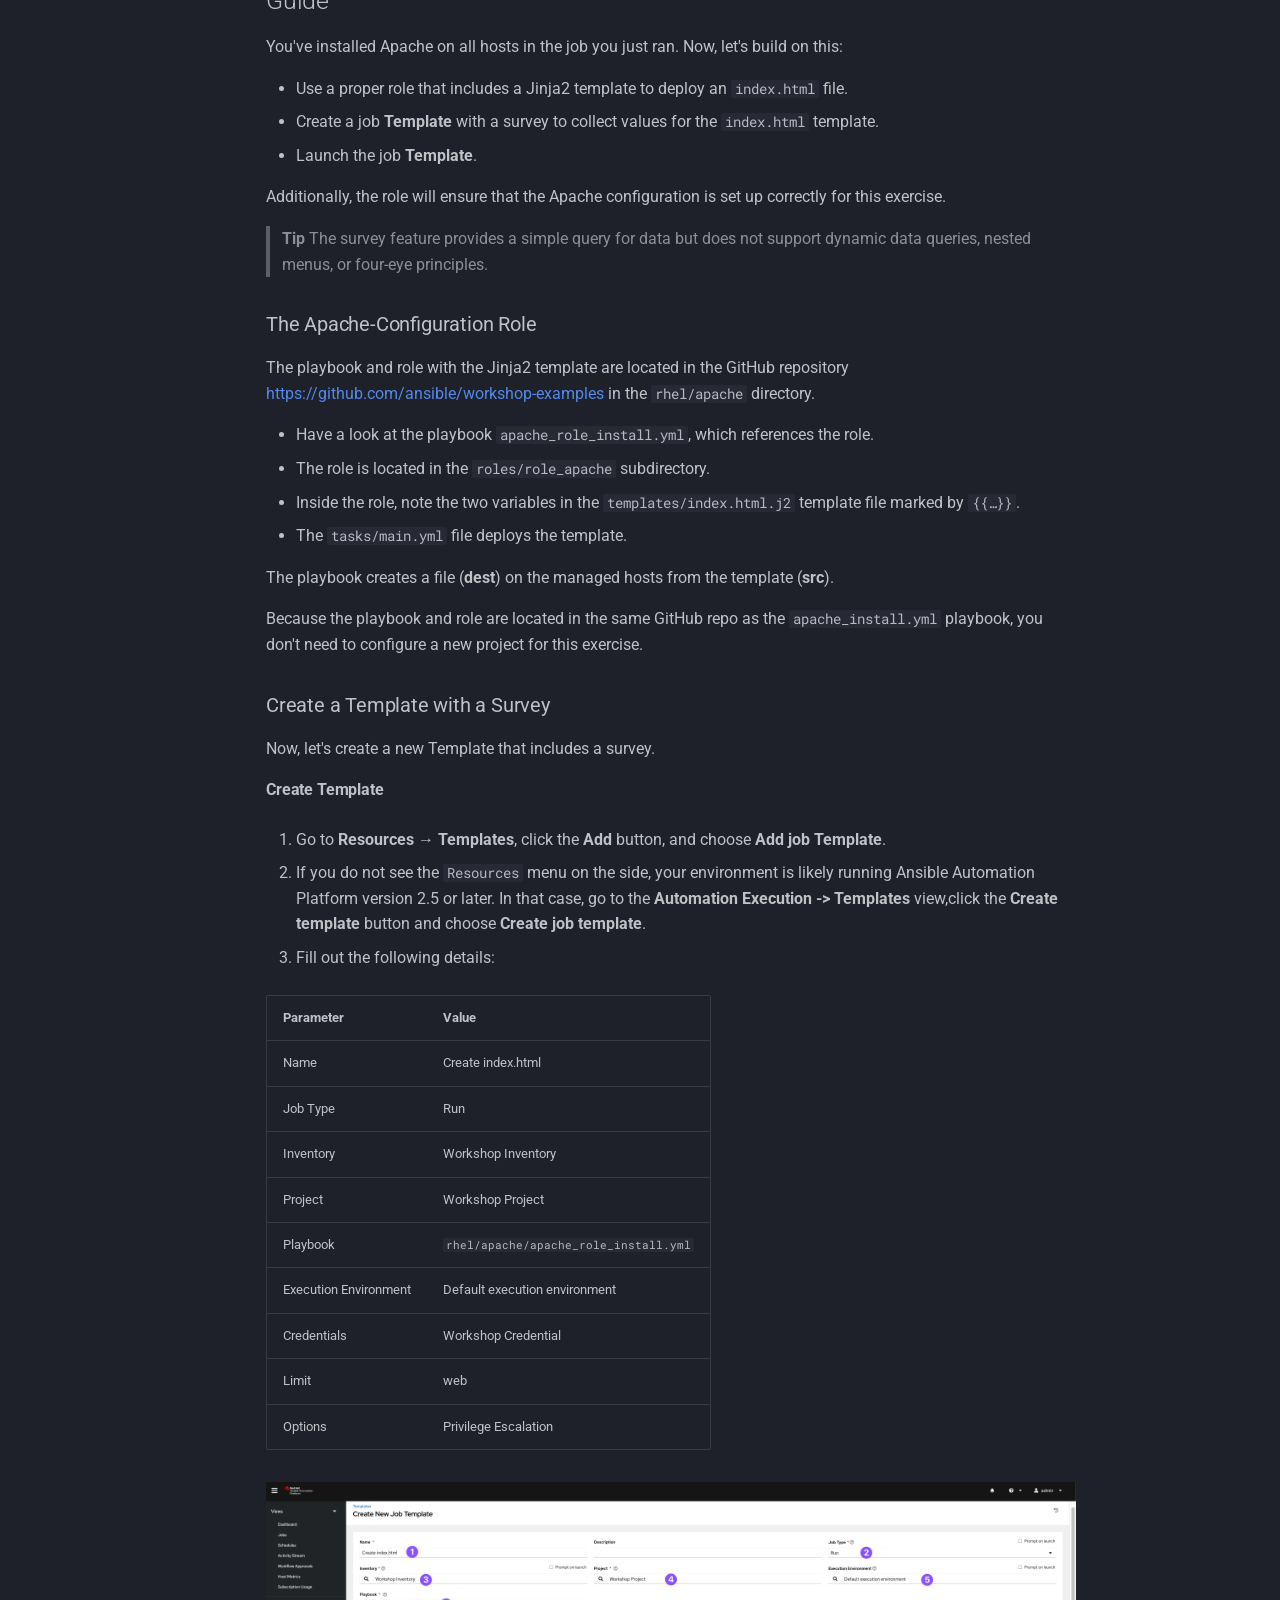
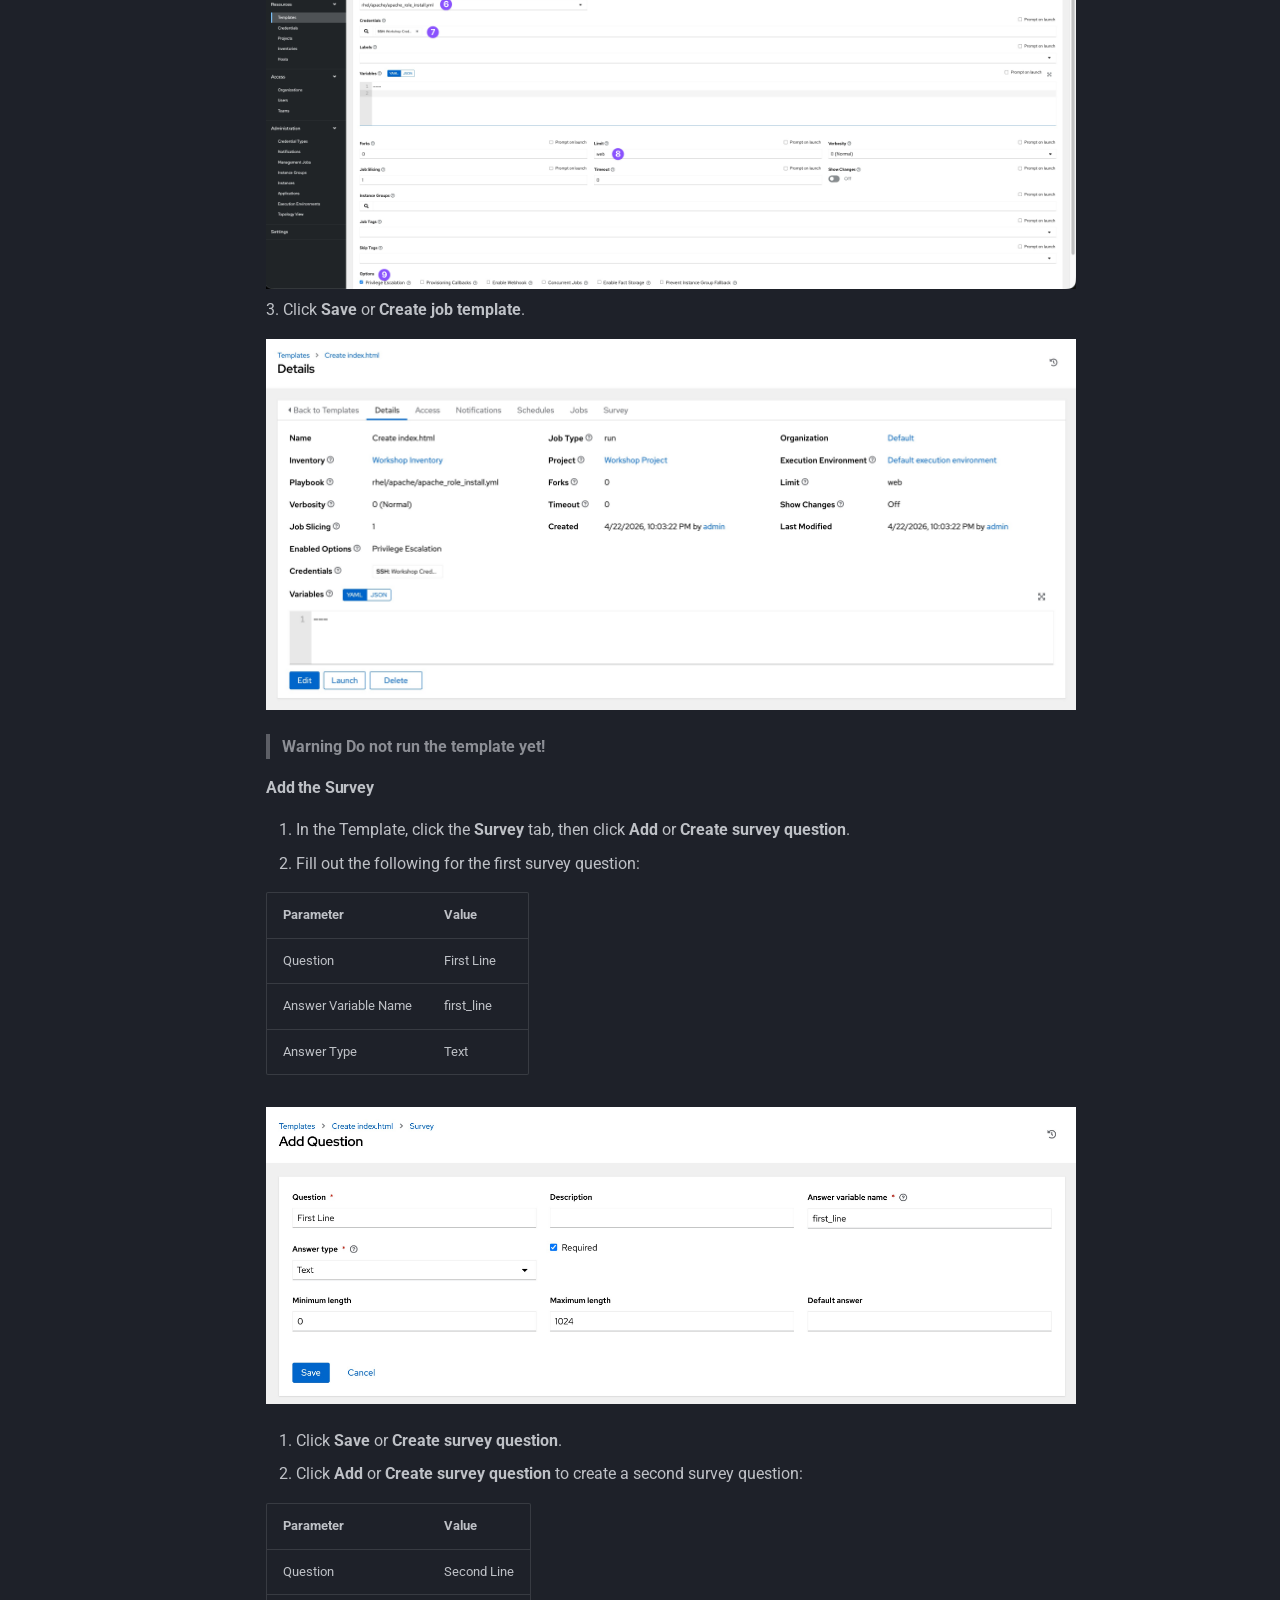
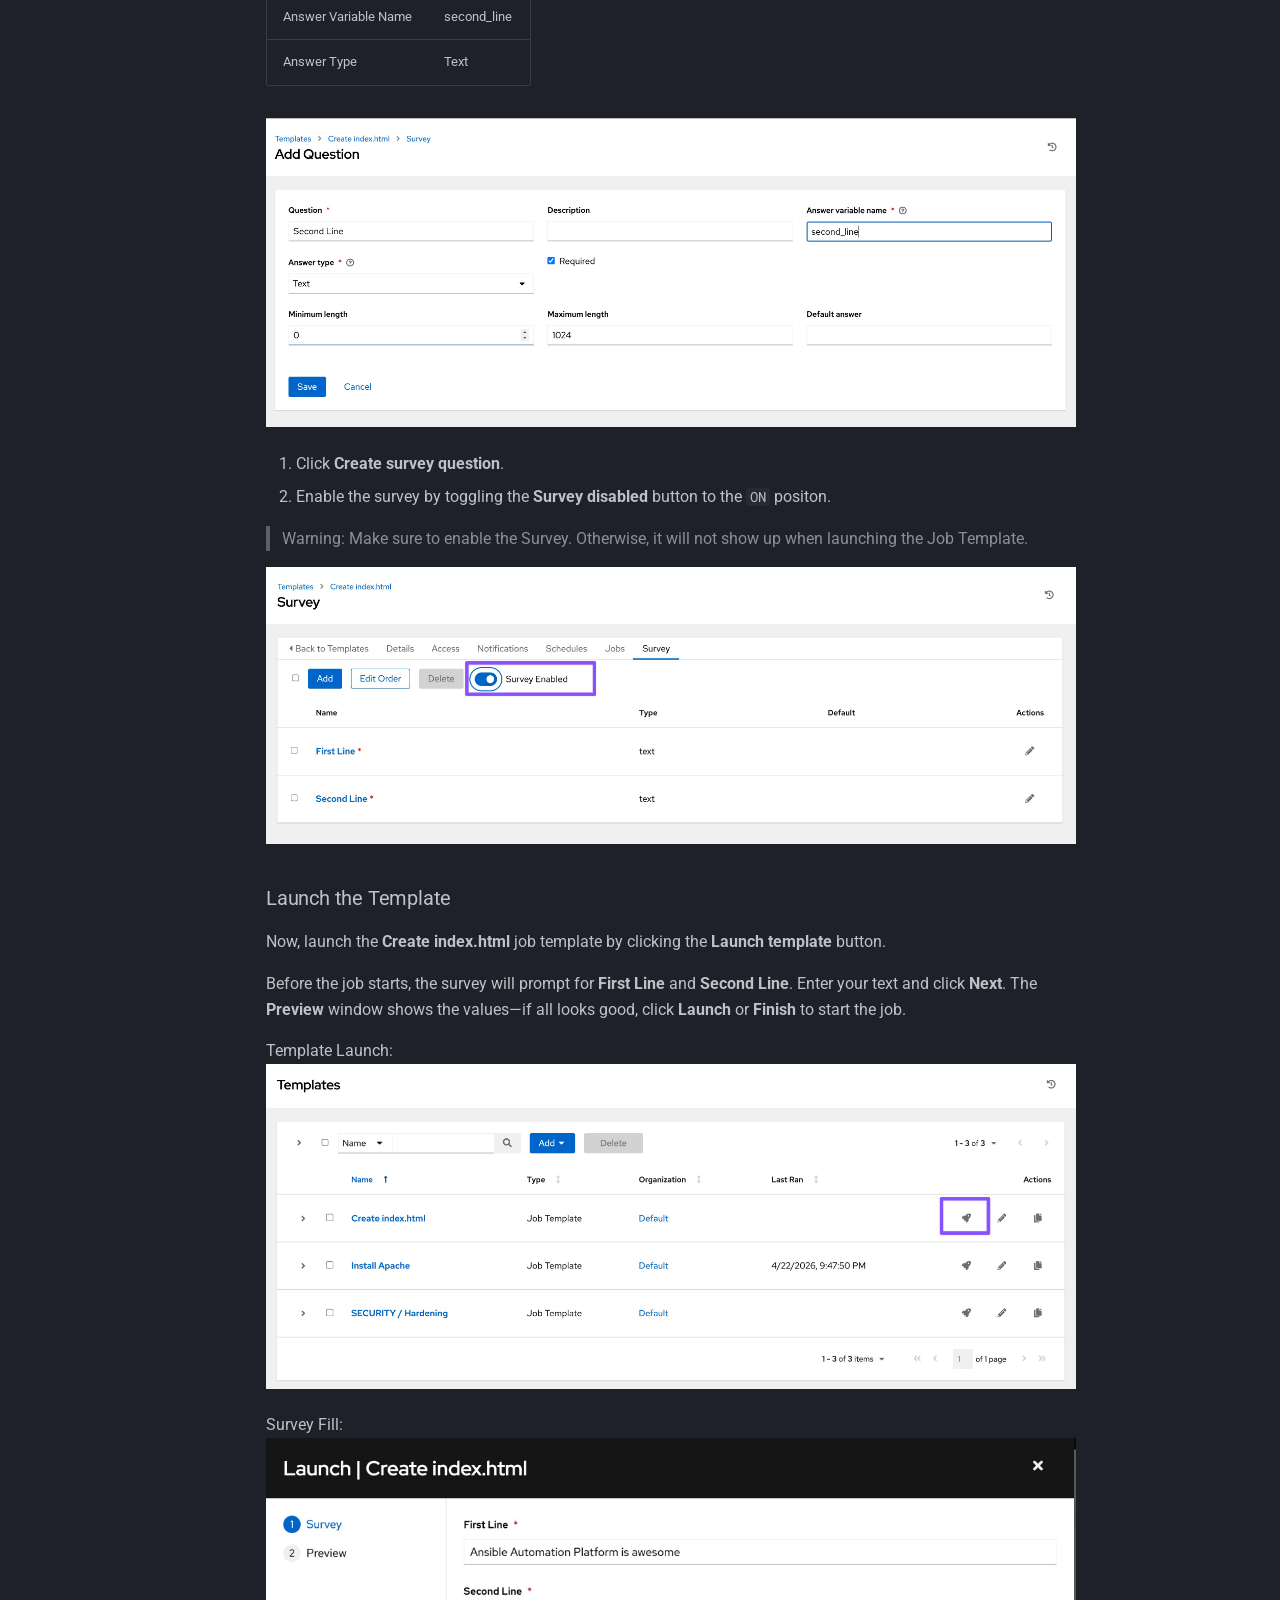
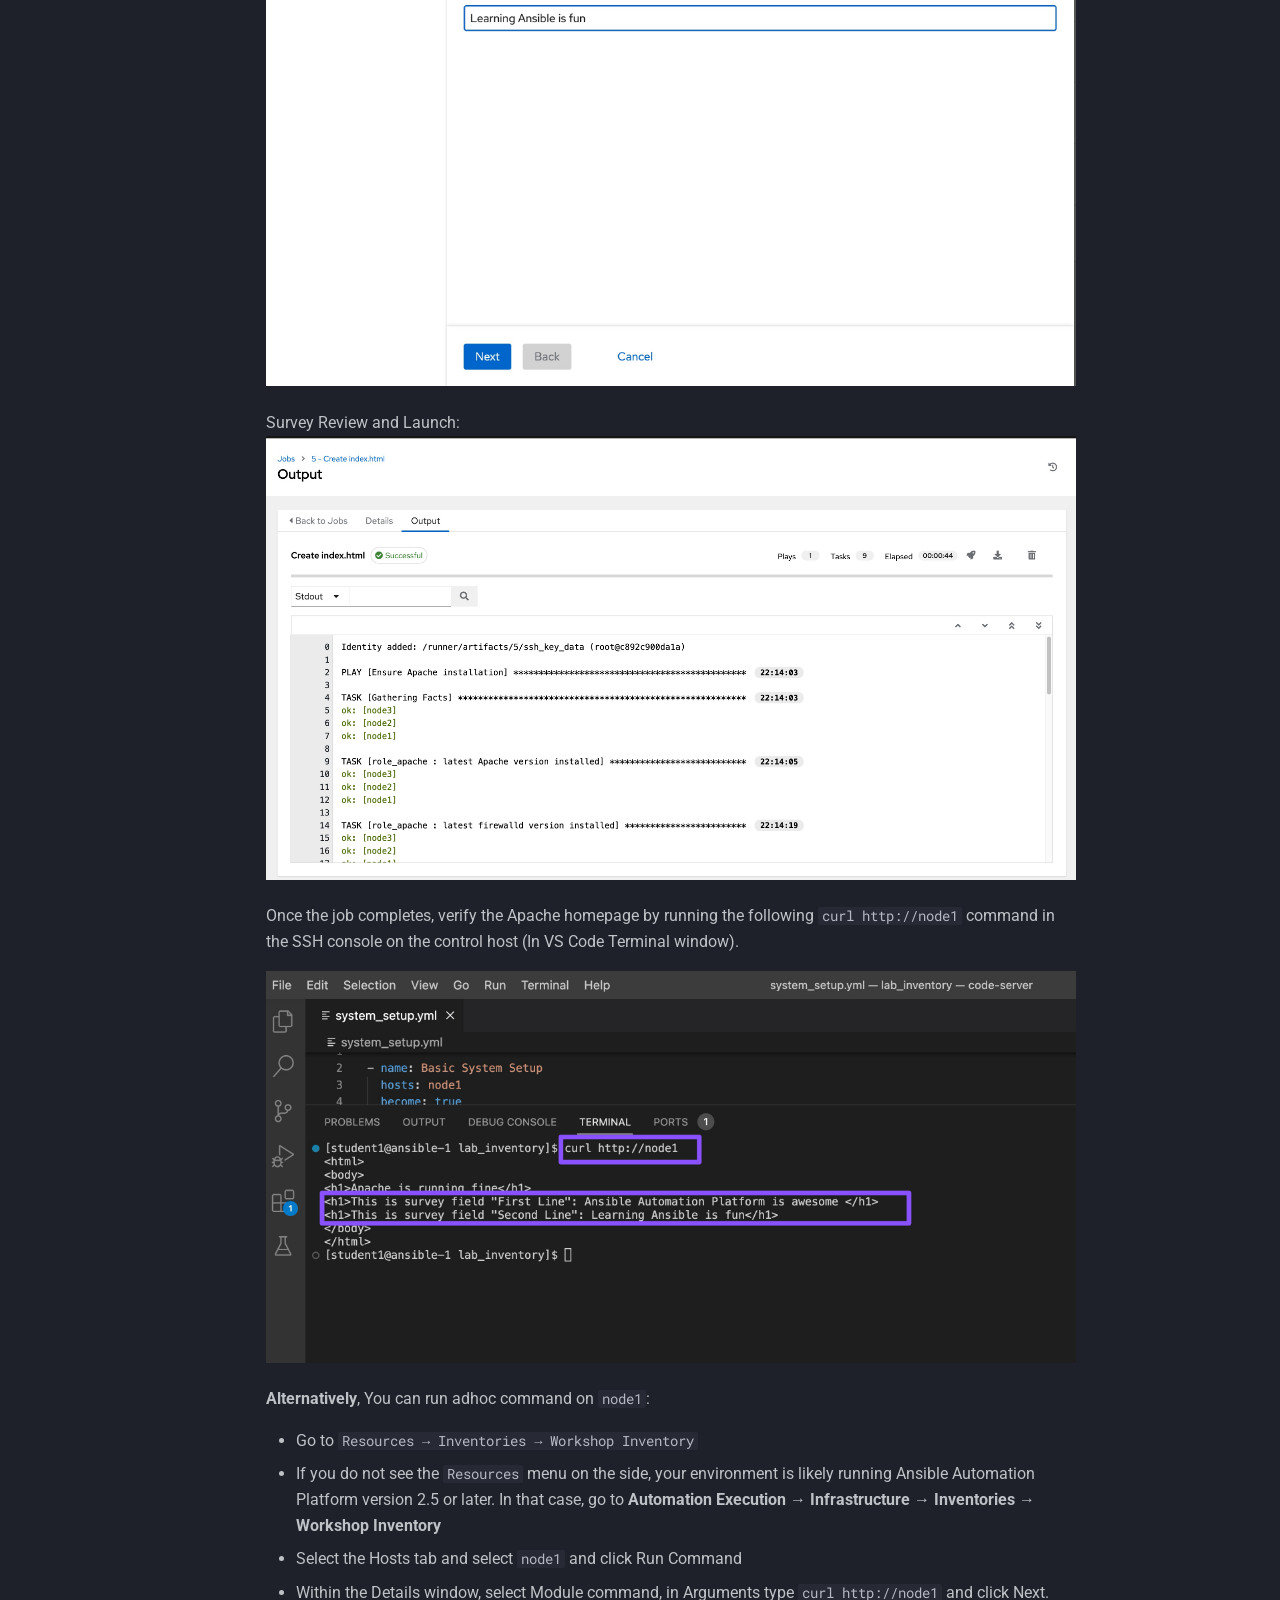
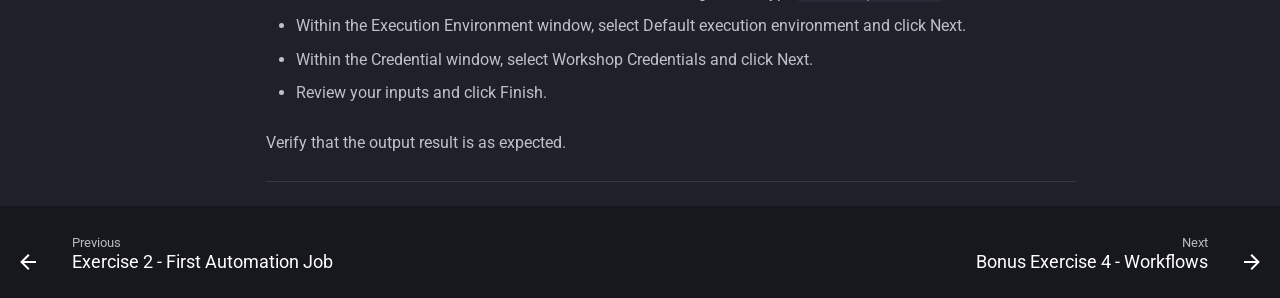
<file: 5-surveys/index.html>
<!doctype html>
<html lang="en" class="no-js">
  <head>
    
      <meta charset="utf-8">
      <meta name="viewport" content="width=device-width,initial-scale=1">
      
      
      
      
        <link rel="prev" href="../4-projects/">
      
      
        <link rel="next" href="../6-bonus-workflows/">
      
      
        
      
      
      <link rel="icon" href="../images/RH_AAP_Logo.png">
      <meta name="generator" content="mkdocs-1.6.1, mkdocs-material-9.7.6">
    
    
      
        <title>Exercise 3 - User Inputs - Ansible Automation Platform Workshop Guide</title>
      
    
    
      <link rel="stylesheet" href="../assets/stylesheets/main.484c7ddc.min.css">
      
        
        <link rel="stylesheet" href="../assets/stylesheets/palette.ab4e12ef.min.css">
      
      


    
    
      
    
    
      
        
        
        <link rel="preconnect" href="https://fonts.gstatic.com" crossorigin>
        <link rel="stylesheet" href="https://fonts.googleapis.com/css?family=Roboto:300,300i,400,400i,700,700i%7CRoboto+Mono:400,400i,700,700i&display=fallback">
        <style>:root{--md-text-font:"Roboto";--md-code-font:"Roboto Mono"}</style>
      
    
    
      <link rel="stylesheet" href="../stylesheets/extra.css">
    
    <script>__md_scope=new URL("..",location),__md_hash=e=>[...e].reduce(((e,_)=>(e<<5)-e+_.charCodeAt(0)),0),__md_get=(e,_=localStorage,t=__md_scope)=>JSON.parse(_.getItem(t.pathname+"."+e)),__md_set=(e,_,t=localStorage,a=__md_scope)=>{try{t.setItem(a.pathname+"."+e,JSON.stringify(_))}catch(e){}}</script>
    
      

    
    
  </head>
  
  
    
    
      
    
    
    
    
    <body dir="ltr" data-md-color-scheme="slate" data-md-color-primary="indigo" data-md-color-accent="cyan">
  
    
    <input class="md-toggle" data-md-toggle="drawer" type="checkbox" id="__drawer" autocomplete="off">
    <input class="md-toggle" data-md-toggle="search" type="checkbox" id="__search" autocomplete="off">
    <label class="md-overlay" for="__drawer"></label>
    <div data-md-component="skip">
      
        
        <a href="#exercise-3-surveys" class="md-skip">
          Skip to content
        </a>
      
    </div>
    <div data-md-component="announce">
      
    </div>
    
    
      

  

<header class="md-header md-header--shadow" data-md-component="header">
  <nav class="md-header__inner md-grid" aria-label="Header">
    <a href=".." title="Ansible Automation Platform Workshop Guide" class="md-header__button md-logo" aria-label="Ansible Automation Platform Workshop Guide" data-md-component="logo">
      
  <img src="../images/logo.png" alt="logo">

    </a>
    <label class="md-header__button md-icon" for="__drawer">
      
      <svg xmlns="http://www.w3.org/2000/svg" viewBox="0 0 24 24"><path d="M3 6h18v2H3zm0 5h18v2H3zm0 5h18v2H3z"/></svg>
    </label>
    <div class="md-header__title" data-md-component="header-title">
      <div class="md-header__ellipsis">
        <div class="md-header__topic">
          <span class="md-ellipsis">
            Ansible Automation Platform Workshop Guide
          </span>
        </div>
        <div class="md-header__topic" data-md-component="header-topic">
          <span class="md-ellipsis">
            
              Exercise 3 - User Inputs
            
          </span>
        </div>
      </div>
    </div>
    
      
        <form class="md-header__option" data-md-component="palette">
  
    
    
    
    <input class="md-option" data-md-color-media="" data-md-color-scheme="slate" data-md-color-primary="indigo" data-md-color-accent="cyan"  aria-label="Switch to light mode"  type="radio" name="__palette" id="__palette_0">
    
      <label class="md-header__button md-icon" title="Switch to light mode" for="__palette_1" hidden>
        <svg xmlns="http://www.w3.org/2000/svg" viewBox="0 0 24 24"><path d="M12 2a7 7 0 0 1 7 7c0 2.38-1.19 4.47-3 5.74V17a1 1 0 0 1-1 1H9a1 1 0 0 1-1-1v-2.26C6.19 13.47 5 11.38 5 9a7 7 0 0 1 7-7M9 21v-1h6v1a1 1 0 0 1-1 1h-4a1 1 0 0 1-1-1m3-17a5 5 0 0 0-5 5c0 2.05 1.23 3.81 3 4.58V16h4v-2.42c1.77-.77 3-2.53 3-4.58a5 5 0 0 0-5-5"/></svg>
      </label>
    
  
    
    
    
    <input class="md-option" data-md-color-media="" data-md-color-scheme="default" data-md-color-primary="white" data-md-color-accent="indigo"  aria-label="Switch to dark mode"  type="radio" name="__palette" id="__palette_1">
    
      <label class="md-header__button md-icon" title="Switch to dark mode" for="__palette_0" hidden>
        <svg xmlns="http://www.w3.org/2000/svg" viewBox="0 0 24 24"><path d="M12 2a7 7 0 0 0-7 7c0 2.38 1.19 4.47 3 5.74V17a1 1 0 0 0 1 1h6a1 1 0 0 0 1-1v-2.26c1.81-1.27 3-3.36 3-5.74a7 7 0 0 0-7-7M9 21a1 1 0 0 0 1 1h4a1 1 0 0 0 1-1v-1H9z"/></svg>
      </label>
    
  
</form>
      
    
    
      <script>var palette=__md_get("__palette");if(palette&&palette.color){if("(prefers-color-scheme)"===palette.color.media){var media=matchMedia("(prefers-color-scheme: light)"),input=document.querySelector(media.matches?"[data-md-color-media='(prefers-color-scheme: light)']":"[data-md-color-media='(prefers-color-scheme: dark)']");palette.color.media=input.getAttribute("data-md-color-media"),palette.color.scheme=input.getAttribute("data-md-color-scheme"),palette.color.primary=input.getAttribute("data-md-color-primary"),palette.color.accent=input.getAttribute("data-md-color-accent")}for(var[key,value]of Object.entries(palette.color))document.body.setAttribute("data-md-color-"+key,value)}</script>
    
    
    
      
      
        <label class="md-header__button md-icon" for="__search">
          
          <svg xmlns="http://www.w3.org/2000/svg" viewBox="0 0 24 24"><path d="M9.5 3A6.5 6.5 0 0 1 16 9.5c0 1.61-.59 3.09-1.56 4.23l.27.27h.79l5 5-1.5 1.5-5-5v-.79l-.27-.27A6.52 6.52 0 0 1 9.5 16 6.5 6.5 0 0 1 3 9.5 6.5 6.5 0 0 1 9.5 3m0 2C7 5 5 7 5 9.5S7 14 9.5 14 14 12 14 9.5 12 5 9.5 5"/></svg>
        </label>
        <div class="md-search" data-md-component="search" role="dialog">
  <label class="md-search__overlay" for="__search"></label>
  <div class="md-search__inner" role="search">
    <form class="md-search__form" name="search">
      <input type="text" class="md-search__input" name="query" aria-label="Search" placeholder="Search" autocapitalize="off" autocorrect="off" autocomplete="off" spellcheck="false" data-md-component="search-query" required>
      <label class="md-search__icon md-icon" for="__search">
        
        <svg xmlns="http://www.w3.org/2000/svg" viewBox="0 0 24 24"><path d="M9.5 3A6.5 6.5 0 0 1 16 9.5c0 1.61-.59 3.09-1.56 4.23l.27.27h.79l5 5-1.5 1.5-5-5v-.79l-.27-.27A6.52 6.52 0 0 1 9.5 16 6.5 6.5 0 0 1 3 9.5 6.5 6.5 0 0 1 9.5 3m0 2C7 5 5 7 5 9.5S7 14 9.5 14 14 12 14 9.5 12 5 9.5 5"/></svg>
        
        <svg xmlns="http://www.w3.org/2000/svg" viewBox="0 0 24 24"><path d="M20 11v2H8l5.5 5.5-1.42 1.42L4.16 12l7.92-7.92L13.5 5.5 8 11z"/></svg>
      </label>
      <nav class="md-search__options" aria-label="Search">
        
        <button type="reset" class="md-search__icon md-icon" title="Clear" aria-label="Clear" tabindex="-1">
          
          <svg xmlns="http://www.w3.org/2000/svg" viewBox="0 0 24 24"><path d="M19 6.41 17.59 5 12 10.59 6.41 5 5 6.41 10.59 12 5 17.59 6.41 19 12 13.41 17.59 19 19 17.59 13.41 12z"/></svg>
        </button>
      </nav>
      
    </form>
    <div class="md-search__output">
      <div class="md-search__scrollwrap" tabindex="0" data-md-scrollfix>
        <div class="md-search-result" data-md-component="search-result">
          <div class="md-search-result__meta">
            Initializing search
          </div>
          <ol class="md-search-result__list" role="presentation"></ol>
        </div>
      </div>
    </div>
  </div>
</div>
      
    
    
  </nav>
  
</header>
    
    <div class="md-container" data-md-component="container">
      
      
        
          
        
      
      <main class="md-main" data-md-component="main">
        <div class="md-main__inner md-grid">
          
            
              
              <div class="md-sidebar md-sidebar--primary" data-md-component="sidebar" data-md-type="navigation" >
                <div class="md-sidebar__scrollwrap">
                  <div class="md-sidebar__inner">
                    



<nav class="md-nav md-nav--primary" aria-label="Navigation" data-md-level="0">
  <label class="md-nav__title" for="__drawer">
    <a href=".." title="Ansible Automation Platform Workshop Guide" class="md-nav__button md-logo" aria-label="Ansible Automation Platform Workshop Guide" data-md-component="logo">
      
  <img src="../images/logo.png" alt="logo">

    </a>
    Ansible Automation Platform Workshop Guide
  </label>
  
  <ul class="md-nav__list" data-md-scrollfix>
    
      
      
  
  
  
  
    <li class="md-nav__item">
      <a href=".." class="md-nav__link">
        
  
  
  <span class="md-ellipsis">
    
  
    Lab Guide Home
  

    
  </span>
  
  

      </a>
    </li>
  

    
      
      
  
  
  
  
    <li class="md-nav__item">
      <a href="../1-setup/" class="md-nav__link">
        
  
  
  <span class="md-ellipsis">
    
  
    Understanding the lab setup
  

    
  </span>
  
  

      </a>
    </li>
  

    
      
      
  
  
  
  
    <li class="md-nav__item">
      <a href="../2-thebasics/" class="md-nav__link">
        
  
  
  <span class="md-ellipsis">
    
  
    Ansible Basics
  

    
  </span>
  
  

      </a>
    </li>
  

    
      
      
  
  
  
  
    <li class="md-nav__item">
      <a href="../3-playbook/" class="md-nav__link">
        
  
  
  <span class="md-ellipsis">
    
  
    Exercise 1 - First playbook
  

    
  </span>
  
  

      </a>
    </li>
  

    
      
      
  
  
  
  
    <li class="md-nav__item">
      <a href="../4-projects/" class="md-nav__link">
        
  
  
  <span class="md-ellipsis">
    
  
    Exercise 2 - First Automation Job
  

    
  </span>
  
  

      </a>
    </li>
  

    
      
      
  
  
    
  
  
  
    <li class="md-nav__item md-nav__item--active">
      
      <input class="md-nav__toggle md-toggle" type="checkbox" id="__toc">
      
      
        
      
      
        <label class="md-nav__link md-nav__link--active" for="__toc">
          
  
  
  <span class="md-ellipsis">
    
  
    Exercise 3 - User Inputs
  

    
  </span>
  
  

          <span class="md-nav__icon md-icon"></span>
        </label>
      
      <a href="./" class="md-nav__link md-nav__link--active">
        
  
  
  <span class="md-ellipsis">
    
  
    Exercise 3 - User Inputs
  

    
  </span>
  
  

      </a>
      
        

<nav class="md-nav md-nav--secondary" aria-label="Table of contents">
  
  
  
    
  
  
    <label class="md-nav__title" for="__toc">
      <span class="md-nav__icon md-icon"></span>
      Table of contents
    </label>
    <ul class="md-nav__list" data-md-component="toc" data-md-scrollfix>
      
        <li class="md-nav__item">
  <a href="#table-of-contents" class="md-nav__link">
    <span class="md-ellipsis">
      
        Table of Contents
      
    </span>
  </a>
  
</li>
      
        <li class="md-nav__item">
  <a href="#objective" class="md-nav__link">
    <span class="md-ellipsis">
      
        Objective
      
    </span>
  </a>
  
    <nav class="md-nav" aria-label="Objective">
      <ul class="md-nav__list">
        
          <li class="md-nav__item">
  <a href="#job-template-survey" class="md-nav__link">
    <span class="md-ellipsis">
      
        Job Template Survey
      
    </span>
  </a>
  
    <nav class="md-nav" aria-label="Job Template Survey">
      <ul class="md-nav__list">
        
          <li class="md-nav__item">
  <a href="#why-use-a-survey" class="md-nav__link">
    <span class="md-ellipsis">
      
        Why use a Survey?
      
    </span>
  </a>
  
</li>
        
          <li class="md-nav__item">
  <a href="#how-it-works" class="md-nav__link">
    <span class="md-ellipsis">
      
        How it works
      
    </span>
  </a>
  
</li>
        
          <li class="md-nav__item">
  <a href="#example" class="md-nav__link">
    <span class="md-ellipsis">
      
        Example
      
    </span>
  </a>
  
</li>
        
      </ul>
    </nav>
  
</li>
        
          <li class="md-nav__item">
  <a href="#what-you-will-do" class="md-nav__link">
    <span class="md-ellipsis">
      
        What You Will Do
      
    </span>
  </a>
  
</li>
        
      </ul>
    </nav>
  
</li>
      
        <li class="md-nav__item">
  <a href="#guide" class="md-nav__link">
    <span class="md-ellipsis">
      
        Guide
      
    </span>
  </a>
  
    <nav class="md-nav" aria-label="Guide">
      <ul class="md-nav__list">
        
          <li class="md-nav__item">
  <a href="#the-apache-configuration-role" class="md-nav__link">
    <span class="md-ellipsis">
      
        The Apache-Configuration Role
      
    </span>
  </a>
  
</li>
        
          <li class="md-nav__item">
  <a href="#create-a-template-with-a-survey" class="md-nav__link">
    <span class="md-ellipsis">
      
        Create a Template with a Survey
      
    </span>
  </a>
  
    <nav class="md-nav" aria-label="Create a Template with a Survey">
      <ul class="md-nav__list">
        
          <li class="md-nav__item">
  <a href="#create-template" class="md-nav__link">
    <span class="md-ellipsis">
      
        Create Template
      
    </span>
  </a>
  
</li>
        
          <li class="md-nav__item">
  <a href="#add-the-survey" class="md-nav__link">
    <span class="md-ellipsis">
      
        Add the Survey
      
    </span>
  </a>
  
</li>
        
      </ul>
    </nav>
  
</li>
        
          <li class="md-nav__item">
  <a href="#launch-the-template" class="md-nav__link">
    <span class="md-ellipsis">
      
        Launch the Template
      
    </span>
  </a>
  
</li>
        
      </ul>
    </nav>
  
</li>
      
    </ul>
  
</nav>
      
    </li>
  

    
      
      
  
  
  
  
    <li class="md-nav__item">
      <a href="../6-bonus-workflows/" class="md-nav__link">
        
  
  
  <span class="md-ellipsis">
    
  
    Bonus Exercise 4 - Workflows
  

    
  </span>
  
  

      </a>
    </li>
  

    
  </ul>
</nav>
                  </div>
                </div>
              </div>
            
            
              
              <div class="md-sidebar md-sidebar--secondary" data-md-component="sidebar" data-md-type="toc" >
                <div class="md-sidebar__scrollwrap">
                  <div class="md-sidebar__inner">
                    

<nav class="md-nav md-nav--secondary" aria-label="Table of contents">
  
  
  
    
  
  
    <label class="md-nav__title" for="__toc">
      <span class="md-nav__icon md-icon"></span>
      Table of contents
    </label>
    <ul class="md-nav__list" data-md-component="toc" data-md-scrollfix>
      
        <li class="md-nav__item">
  <a href="#table-of-contents" class="md-nav__link">
    <span class="md-ellipsis">
      
        Table of Contents
      
    </span>
  </a>
  
</li>
      
        <li class="md-nav__item">
  <a href="#objective" class="md-nav__link">
    <span class="md-ellipsis">
      
        Objective
      
    </span>
  </a>
  
    <nav class="md-nav" aria-label="Objective">
      <ul class="md-nav__list">
        
          <li class="md-nav__item">
  <a href="#job-template-survey" class="md-nav__link">
    <span class="md-ellipsis">
      
        Job Template Survey
      
    </span>
  </a>
  
    <nav class="md-nav" aria-label="Job Template Survey">
      <ul class="md-nav__list">
        
          <li class="md-nav__item">
  <a href="#why-use-a-survey" class="md-nav__link">
    <span class="md-ellipsis">
      
        Why use a Survey?
      
    </span>
  </a>
  
</li>
        
          <li class="md-nav__item">
  <a href="#how-it-works" class="md-nav__link">
    <span class="md-ellipsis">
      
        How it works
      
    </span>
  </a>
  
</li>
        
          <li class="md-nav__item">
  <a href="#example" class="md-nav__link">
    <span class="md-ellipsis">
      
        Example
      
    </span>
  </a>
  
</li>
        
      </ul>
    </nav>
  
</li>
        
          <li class="md-nav__item">
  <a href="#what-you-will-do" class="md-nav__link">
    <span class="md-ellipsis">
      
        What You Will Do
      
    </span>
  </a>
  
</li>
        
      </ul>
    </nav>
  
</li>
      
        <li class="md-nav__item">
  <a href="#guide" class="md-nav__link">
    <span class="md-ellipsis">
      
        Guide
      
    </span>
  </a>
  
    <nav class="md-nav" aria-label="Guide">
      <ul class="md-nav__list">
        
          <li class="md-nav__item">
  <a href="#the-apache-configuration-role" class="md-nav__link">
    <span class="md-ellipsis">
      
        The Apache-Configuration Role
      
    </span>
  </a>
  
</li>
        
          <li class="md-nav__item">
  <a href="#create-a-template-with-a-survey" class="md-nav__link">
    <span class="md-ellipsis">
      
        Create a Template with a Survey
      
    </span>
  </a>
  
    <nav class="md-nav" aria-label="Create a Template with a Survey">
      <ul class="md-nav__list">
        
          <li class="md-nav__item">
  <a href="#create-template" class="md-nav__link">
    <span class="md-ellipsis">
      
        Create Template
      
    </span>
  </a>
  
</li>
        
          <li class="md-nav__item">
  <a href="#add-the-survey" class="md-nav__link">
    <span class="md-ellipsis">
      
        Add the Survey
      
    </span>
  </a>
  
</li>
        
      </ul>
    </nav>
  
</li>
        
          <li class="md-nav__item">
  <a href="#launch-the-template" class="md-nav__link">
    <span class="md-ellipsis">
      
        Launch the Template
      
    </span>
  </a>
  
</li>
        
      </ul>
    </nav>
  
</li>
      
    </ul>
  
</nav>
                  </div>
                </div>
              </div>
            
          
          
            <div class="md-content" data-md-component="content">
              
              <article class="md-content__inner md-typeset">
                
                  



<h1 id="exercise-3-surveys">Exercise 3 - Surveys</h1>
<h2 id="table-of-contents">Table of Contents</h2>
<ul>
<li><a href="#objective">Objective</a></li>
<li><a href="#guide">Guide</a><ul>
<li><a href="#the-apache-configuration-role">The Apache-Configuration Role</a></li>
<li><a href="#create-a-template-with-a-survey">Create a Template with a Survey</a></li>
<li><a href="#create-template">Create Template</a></li>
<li><a href="#add-the-survey">Add the Survey</a></li>
<li><a href="#launch-the-template">Launch the Template</a></li>
</ul>
</li>
</ul>
<h2 id="objective">Objective</h2>
<h3 id="job-template-survey">Job Template Survey</h3>
<p>A Job Template <strong>Survey</strong> allows you to ask the user questions before running an automation job.</p>
<p>Instead of editing the playbook or typing values manually, the survey provides a simple <strong>question-and-answer form</strong>.</p>
<h4 id="why-use-a-survey">Why use a Survey?</h4>
<ul>
<li>Makes it easy for users to provide input  </li>
<li>Avoids typing mistakes  </li>
<li>Ensures the correct format of input (for example: numbers, text, yes/no)  </li>
<li>No need to change the playbook  </li>
</ul>
<h4 id="how-it-works">How it works</h4>
<p>When you launch a job template with a survey:
1. You will see a set of questions<br />
2. You enter your answers<br />
3. The job runs using your inputs  </p>
<h4 id="example">Example</h4>
<p>You might use questions like:</p>
<ul>
<li>What is the package name to install?  </li>
<li>Which environment do you want to target (dev/test/prod)?  </li>
<li>Enter the username  </li>
</ul>
<p>Your answers are then used by the automation job.</p>
<h3 id="what-you-will-do">What You Will Do</h3>
<p>In this exercise, you will:</p>
<ol>
<li>Create a <strong>Survey</strong> for a Job Template  </li>
<li>Add a few simple questions  </li>
<li>Run the job and provide answers through the survey  </li>
</ol>
<p>This helps you understand how to make automation more interactive and user-friendly.</p>
<p>Refer the <a href="https://docs.redhat.com/en/documentation/red_hat_ansible_automation_platform/latest/html/using_automation_execution/controller-job-templates#controller-surveys-in-job-templates">survey documentation</a> for more details.</p>
<h2 id="guide">Guide</h2>
<p>You've installed Apache on all hosts in the job you just ran. Now, let's build on this:</p>
<ul>
<li>Use a proper role that includes a Jinja2 template to deploy an <code>index.html</code> file.</li>
<li>Create a job <strong>Template</strong> with a survey to collect values for the <code>index.html</code> template.</li>
<li>Launch the job <strong>Template</strong>.</li>
</ul>
<p>Additionally, the role will ensure that the Apache configuration is set up correctly for this exercise.</p>
<blockquote>
<p><strong>Tip</strong>
The survey feature provides a simple query for data but does not support dynamic data queries, nested menus, or four-eye principles.</p>
</blockquote>
<h3 id="the-apache-configuration-role">The Apache-Configuration Role</h3>
<p>The playbook and role with the Jinja2 template are located in the GitHub repository <a href="https://github.com/ansible/workshop-examples">https://github.com/ansible/workshop-examples</a> in the <code>rhel/apache</code> directory.</p>
<ul>
<li>Have a look at the playbook <code>apache_role_install.yml</code>, which references the role.</li>
<li>The role is located in the <code>roles/role_apache</code> subdirectory.</li>
<li>Inside the role, note the two variables in the <code>templates/index.html.j2</code> template file marked by <code>{{…​}}</code>.</li>
<li>The <code>tasks/main.yml</code> file deploys the template.</li>
</ul>
<p>The playbook creates a file (<strong>dest</strong>) on the managed hosts from the template (<strong>src</strong>).</p>
<p>Because the playbook and role are located in the same GitHub repo as the <code>apache_install.yml</code> playbook, you don't need to configure a new project for this exercise.</p>
<h3 id="create-a-template-with-a-survey">Create a Template with a Survey</h3>
<p>Now, let's create a new Template that includes a survey.</p>
<h4 id="create-template">Create Template</h4>
<ol>
<li>
<p>Go to <strong>Resources → Templates</strong>, click the <strong>Add</strong> button, and choose <strong>Add job Template</strong>.</p>
</li>
<li>
<p>If you do not see the <code>Resources</code> menu on the side, your environment is likely running Ansible Automation Platform version 2.5 or later. In that case, go to the <strong>Automation Execution -&gt; Templates</strong> view,click the <strong>Create template</strong> button and choose <strong>Create job template</strong>.</p>
</li>
<li>
<p>Fill out the following details:</p>
</li>
</ol>
<table>
<thead>
<tr>
<th>Parameter</th>
<th>Value</th>
</tr>
</thead>
<tbody>
<tr>
<td>Name</td>
<td>Create index.html</td>
</tr>
<tr>
<td>Job Type</td>
<td>Run</td>
</tr>
<tr>
<td>Inventory</td>
<td>Workshop Inventory</td>
</tr>
<tr>
<td>Project</td>
<td>Workshop Project</td>
</tr>
<tr>
<td>Playbook</td>
<td><code>rhel/apache/apache_role_install.yml</code></td>
</tr>
<tr>
<td>Execution Environment</td>
<td>Default execution environment</td>
</tr>
<tr>
<td>Credentials</td>
<td>Workshop Credential</td>
</tr>
<tr>
<td>Limit</td>
<td>web</td>
</tr>
<tr>
<td>Options</td>
<td>Privilege Escalation</td>
</tr>
</tbody>
</table>
<p><img alt="template create" src="images/1-aap24-create-template-survey-save.jpg" />
3. Click <strong>Save</strong> or <strong>Create job template</strong>.</p>
<p><img alt="template details" src="images/2-aap24-create-index-template-details.jpg" /></p>
<blockquote>
<p><strong>Warning</strong>
<strong>Do not run the template yet!</strong></p>
</blockquote>
<h4 id="add-the-survey">Add the Survey</h4>
<ol>
<li>In the Template, click the <strong>Survey</strong> tab, then click <strong>Add</strong> or <strong>Create survey question</strong>.</li>
<li>Fill out the following for the first survey question:</li>
</ol>
<table>
<thead>
<tr>
<th>Parameter</th>
<th>Value</th>
</tr>
</thead>
<tbody>
<tr>
<td>Question</td>
<td>First Line</td>
</tr>
<tr>
<td>Answer Variable Name</td>
<td>first_line</td>
</tr>
<tr>
<td>Answer Type</td>
<td>Text</td>
</tr>
</tbody>
</table>
<p><img alt="Survey Q1" src="images/3-aap24-create-index-template-survey-1st-que.jpg" /></p>
<ol>
<li>Click <strong>Save</strong> or <strong>Create survey question</strong>.</li>
<li>Click <strong>Add</strong> or <strong>Create survey question</strong> to create a second survey question:</li>
</ol>
<table>
<thead>
<tr>
<th>Parameter</th>
<th>Value</th>
</tr>
</thead>
<tbody>
<tr>
<td>Question</td>
<td>Second Line</td>
</tr>
<tr>
<td>Answer Variable Name</td>
<td>second_line</td>
</tr>
<tr>
<td>Answer Type</td>
<td>Text</td>
</tr>
</tbody>
</table>
<p><img alt="Survey Q2" src="images/4-aap24-create-index-template-survey-2nd-que.jpg" /></p>
<ol>
<li>Click <strong>Create survey question</strong>.</li>
<li>Enable the survey by toggling the <strong>Survey disabled</strong> button to the <code>ON</code> positon. </li>
</ol>
<blockquote>
<p>Warning: Make sure to enable the Survey. Otherwise, it will not show up when launching the Job Template. </p>
</blockquote>
<p><img alt="Survey Enable" src="images/5-aap24-create-index-template-survey-enable.jpg" /></p>
<h3 id="launch-the-template">Launch the Template</h3>
<p>Now, launch the <strong>Create index.html</strong> job template by clicking the <strong>Launch template</strong> button.</p>
<p>Before the job starts, the survey will prompt for <strong>First Line</strong> and <strong>Second Line</strong>. Enter your text and click <strong>Next</strong>. The <strong>Preview</strong> window shows the values—if all looks good, click <strong>Launch</strong> or <strong>Finish</strong> to start the job.</p>
<p>Template Launch: 
<img alt="Template Launch" src="images/6-aap24-create-index-template-launch.jpg" /></p>
<p>Survey Fill: 
<img alt="Survey Launch" src="images/7-aap24-create-index-template-launch-survey-fill.jpg" /></p>
<p>Survey Review and Launch: 
<img alt="Survey Review" src="images/8-aap24-create-index-template-job-output.jpg" /></p>
<p>Once the job completes, verify the Apache homepage by running the following <code>curl http://node1</code> command in the SSH console on the control host (In VS Code Terminal window).</p>
<p><img alt="Check Job" src="images/9-aap24-create-index-template-job-check-vscode-curl.jpg" /></p>
<p><strong>Alternatively</strong>, You can run adhoc command on <code>node1</code>:</p>
<ul>
<li>Go to <code>Resources → Inventories → Workshop Inventory</code></li>
<li>
<p>If you do not see the <code>Resources</code> menu on the side, your environment is likely running Ansible Automation Platform version 2.5 or later. In that case, go to <strong>Automation Execution → Infrastructure →  Inventories</strong> → <strong>Workshop Inventory</strong></p>
</li>
<li>
<p>Select the Hosts tab and select <code>node1</code> and click Run Command</p>
</li>
<li>
<p>Within the Details window, select Module command, in Arguments type <code>curl http://node1</code> and click Next.</p>
</li>
<li>
<p>Within the Execution Environment window, select Default execution environment and click Next.</p>
</li>
<li>
<p>Within the Credential window, select Workshop Credentials and click Next.</p>
</li>
<li>
<p>Review your inputs and click Finish.</p>
</li>
</ul>
<p>Verify that the output result is as expected.</p>
<hr />












                
              </article>
            </div>
          
          
<script>var target=document.getElementById(location.hash.slice(1));target&&target.name&&(target.checked=target.name.startsWith("__tabbed_"))</script>
        </div>
        
      </main>
      
        <footer class="md-footer">
  
    
      
      <nav class="md-footer__inner md-grid" aria-label="Footer" >
        
          
          <a href="../4-projects/" class="md-footer__link md-footer__link--prev" aria-label="Previous: Exercise 2 - First Automation Job">
            <div class="md-footer__button md-icon">
              
              <svg xmlns="http://www.w3.org/2000/svg" viewBox="0 0 24 24"><path d="M20 11v2H8l5.5 5.5-1.42 1.42L4.16 12l7.92-7.92L13.5 5.5 8 11z"/></svg>
            </div>
            <div class="md-footer__title">
              <span class="md-footer__direction">
                Previous
              </span>
              <div class="md-ellipsis">
                Exercise 2 - First Automation Job
              </div>
            </div>
          </a>
        
        
          
          <a href="../6-bonus-workflows/" class="md-footer__link md-footer__link--next" aria-label="Next: Bonus Exercise 4 - Workflows">
            <div class="md-footer__title">
              <span class="md-footer__direction">
                Next
              </span>
              <div class="md-ellipsis">
                Bonus Exercise 4 - Workflows
              </div>
            </div>
            <div class="md-footer__button md-icon">
              
              <svg xmlns="http://www.w3.org/2000/svg" viewBox="0 0 24 24"><path d="M4 11v2h12l-5.5 5.5 1.42 1.42L19.84 12l-7.92-7.92L10.5 5.5 16 11z"/></svg>
            </div>
          </a>
        
      </nav>
    
  
  <div class="md-footer-meta md-typeset">
    <div class="md-footer-meta__inner md-grid">
      <div class="md-copyright">
  
  
    Made with
    <a href="https://squidfunk.github.io/mkdocs-material/" target="_blank" rel="noopener">
      Material for MkDocs
    </a>
  
</div>
      
    </div>
  </div>
</footer>
      
    </div>
    <div class="md-dialog" data-md-component="dialog">
      <div class="md-dialog__inner md-typeset"></div>
    </div>
    
    
    
      
      
      <script id="__config" type="application/json">{"annotate": null, "base": "..", "features": ["navigation.instant", "navigation.tracking", "navigation.footer", "content.code.copy", "content.code.select"], "search": "../assets/javascripts/workers/search.2c215733.min.js", "tags": null, "translations": {"clipboard.copied": "Copied to clipboard", "clipboard.copy": "Copy to clipboard", "search.result.more.one": "1 more on this page", "search.result.more.other": "# more on this page", "search.result.none": "No matching documents", "search.result.one": "1 matching document", "search.result.other": "# matching documents", "search.result.placeholder": "Type to start searching", "search.result.term.missing": "Missing", "select.version": "Select version"}, "version": null}</script>
    
    
      <script src="../assets/javascripts/bundle.79ae519e.min.js"></script>
      
    
  </body>
</html>
</file>
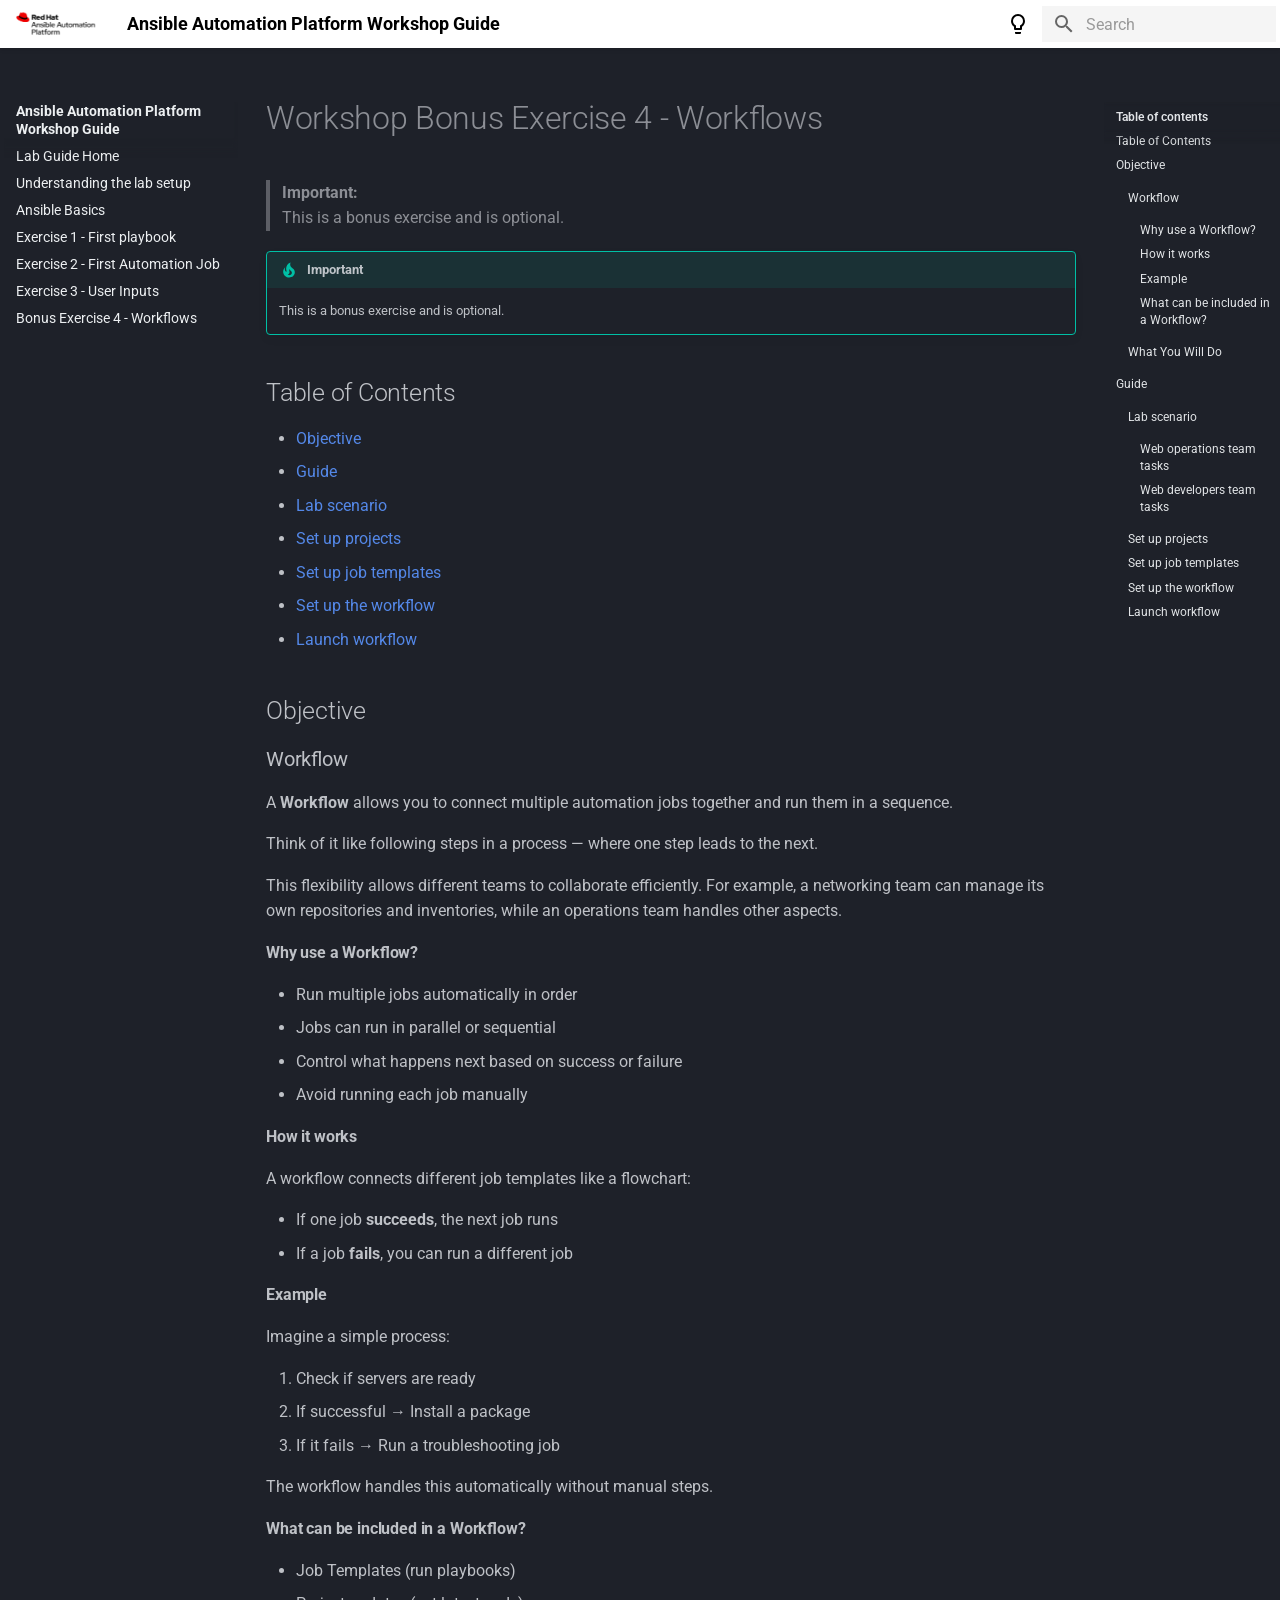
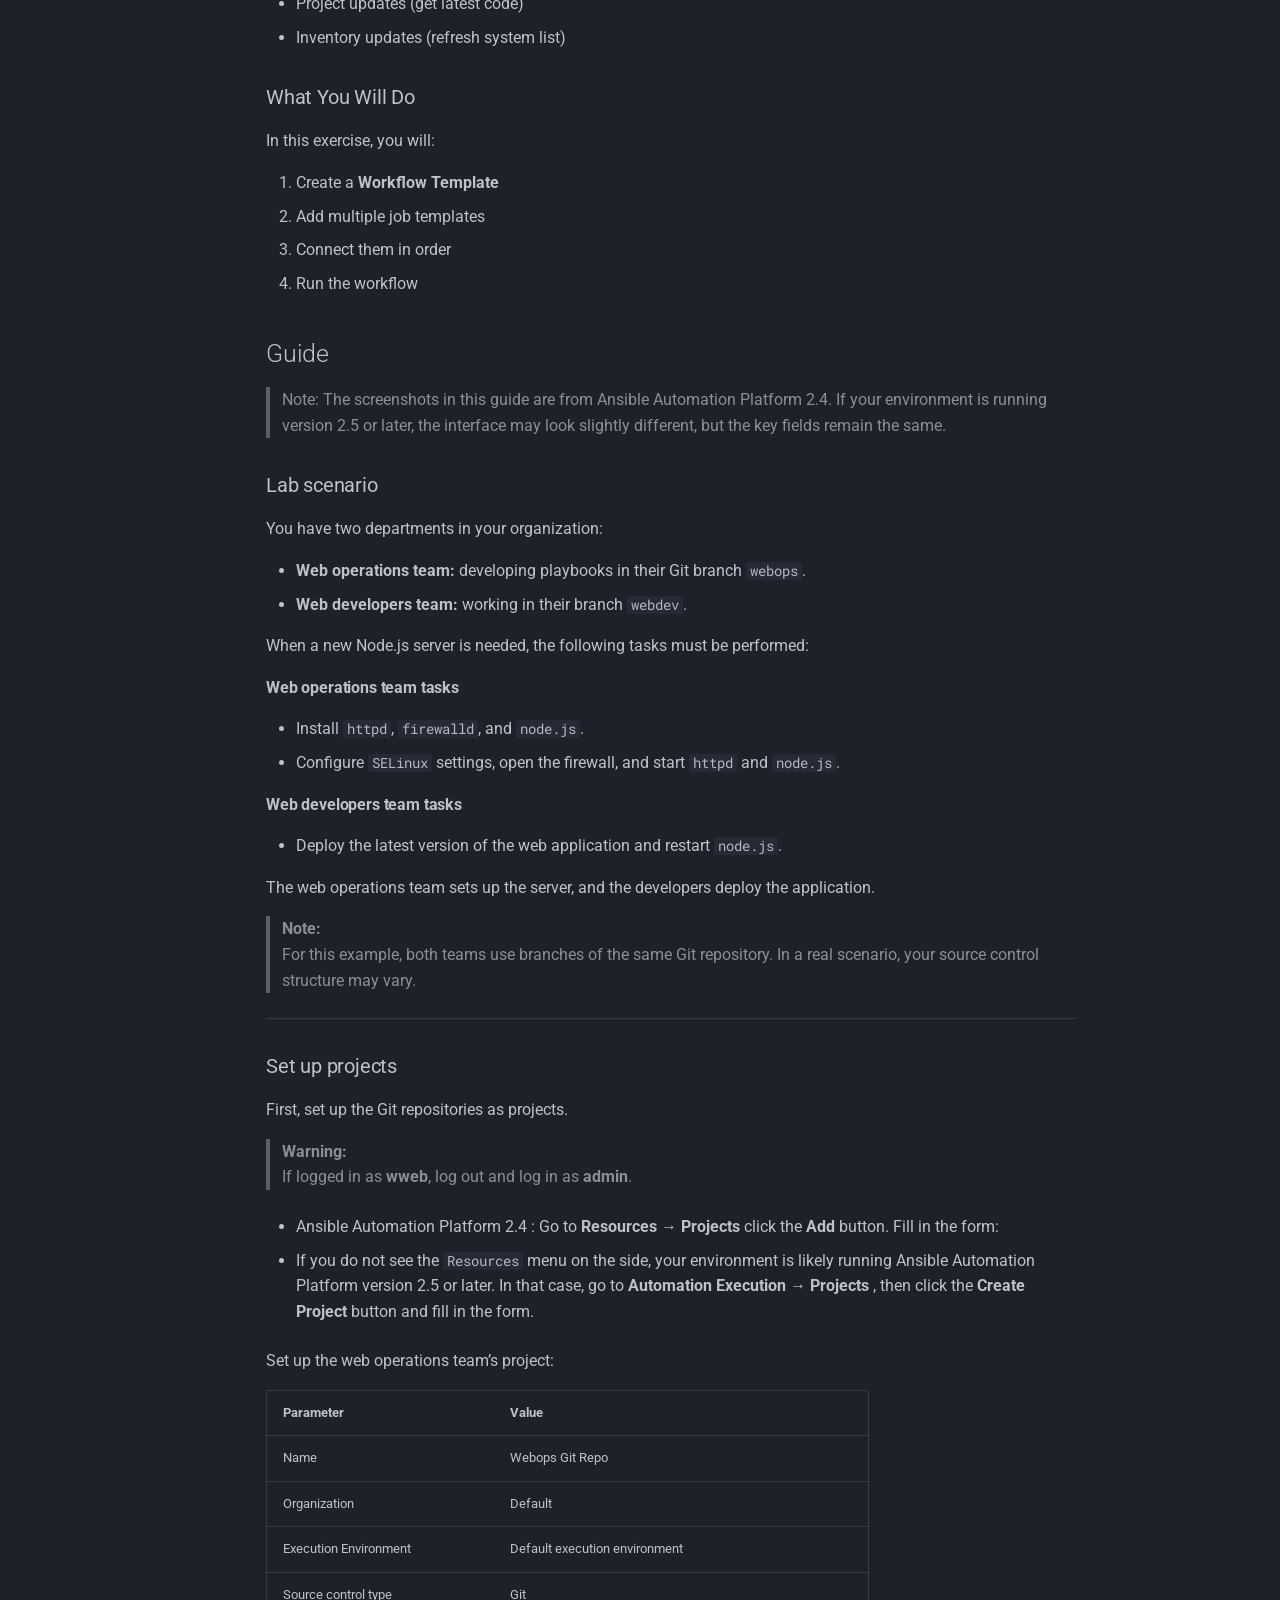
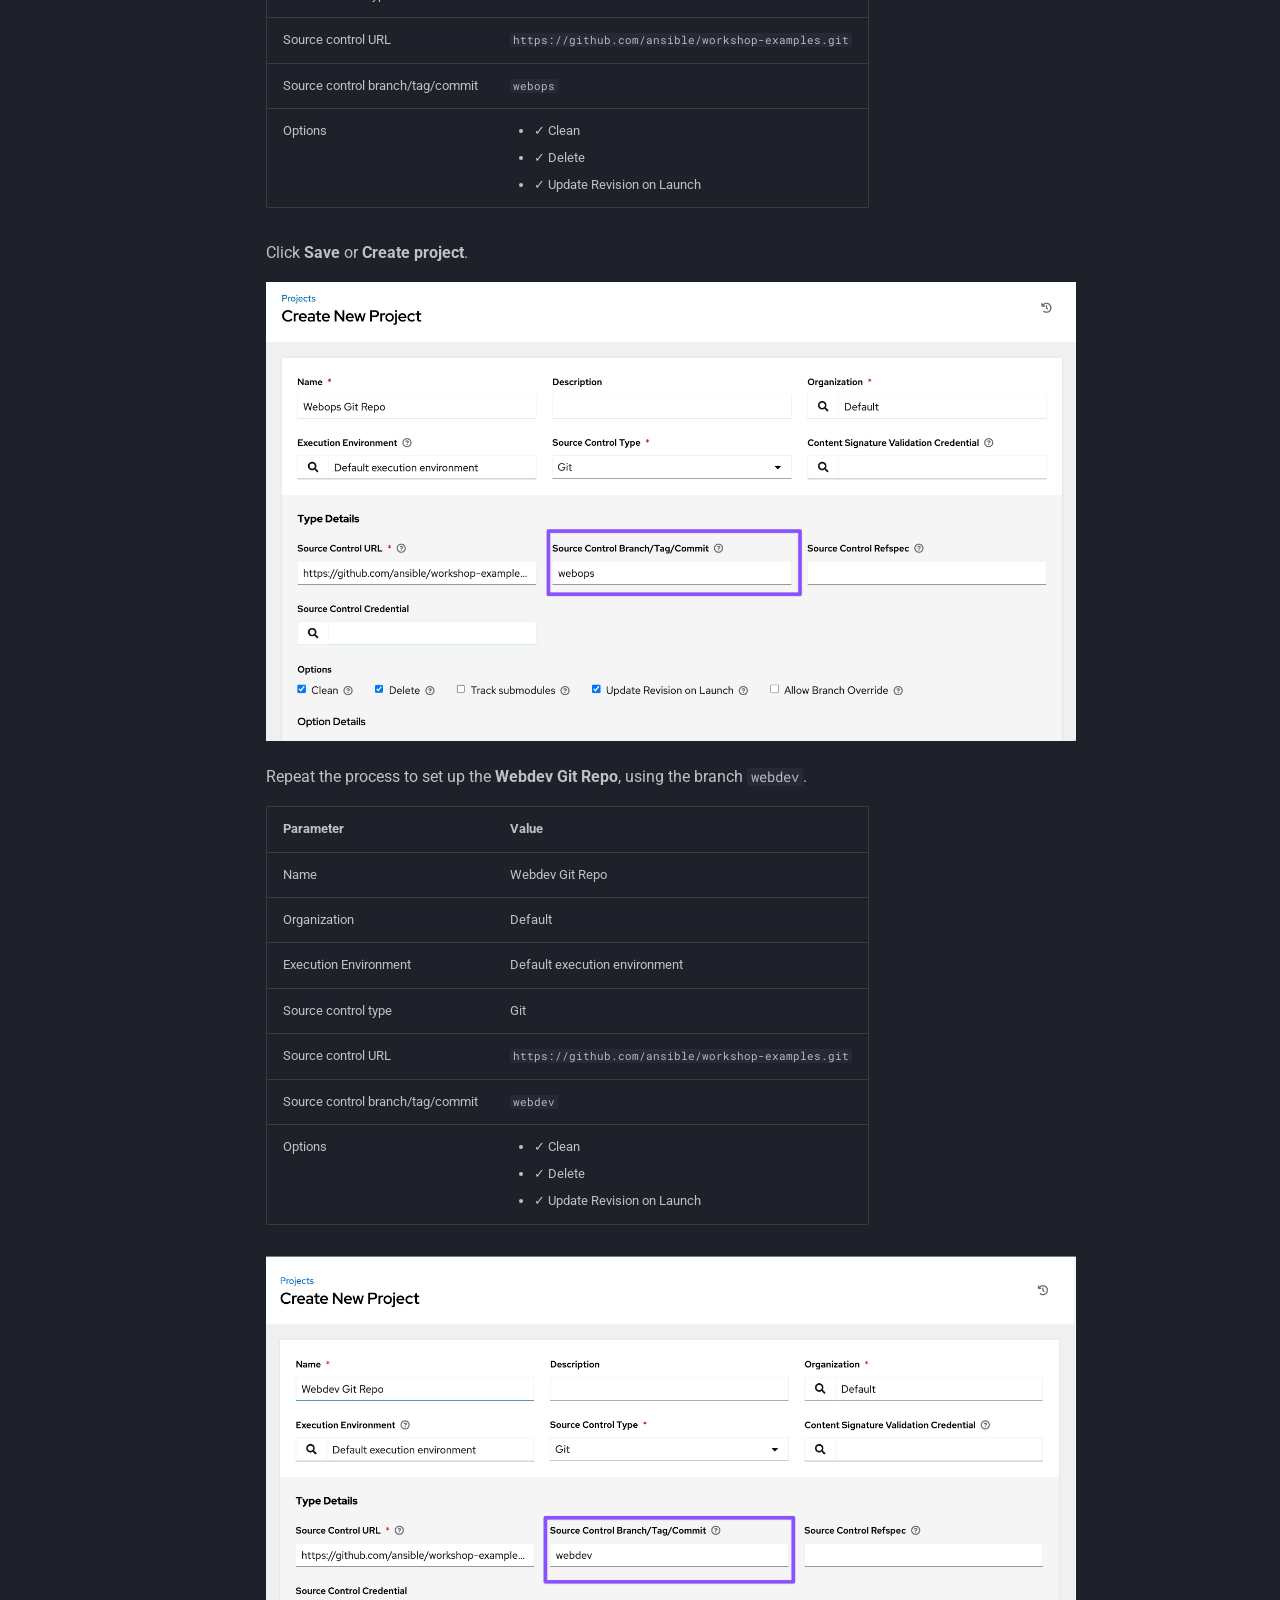
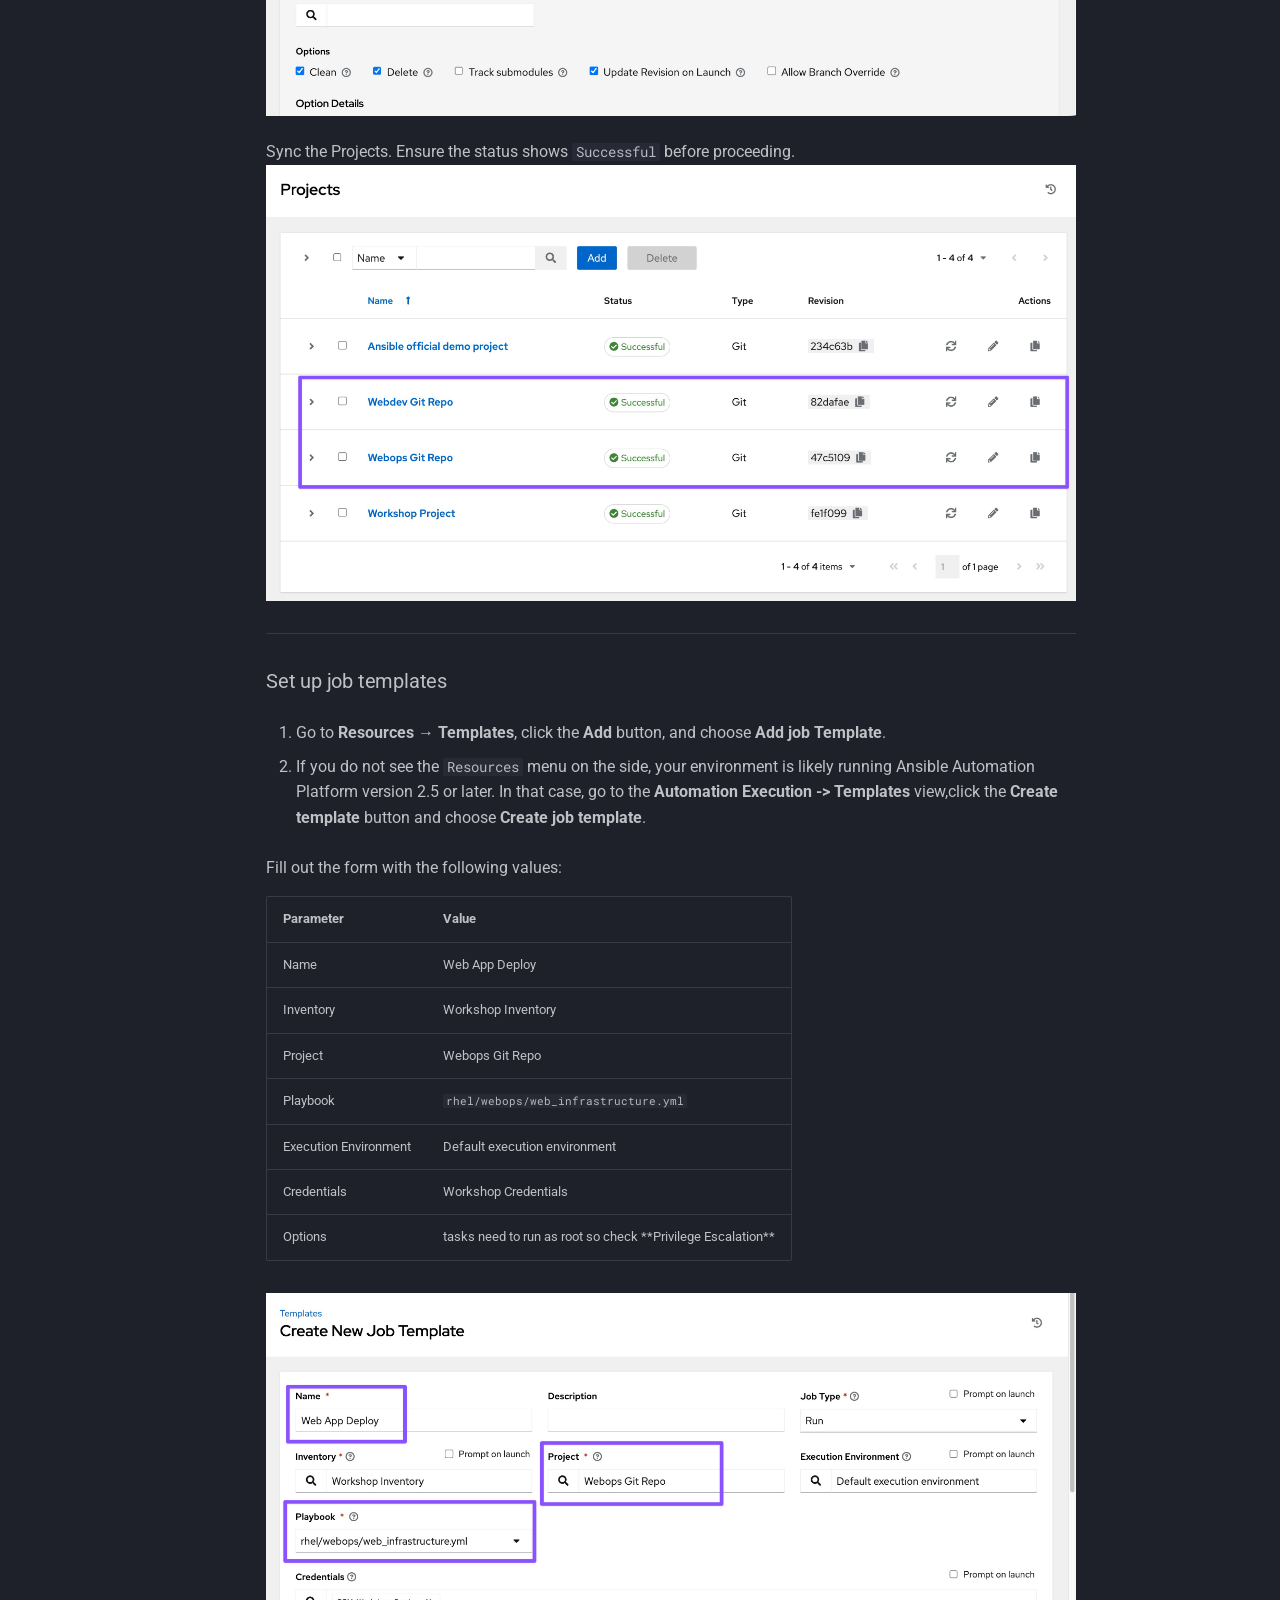
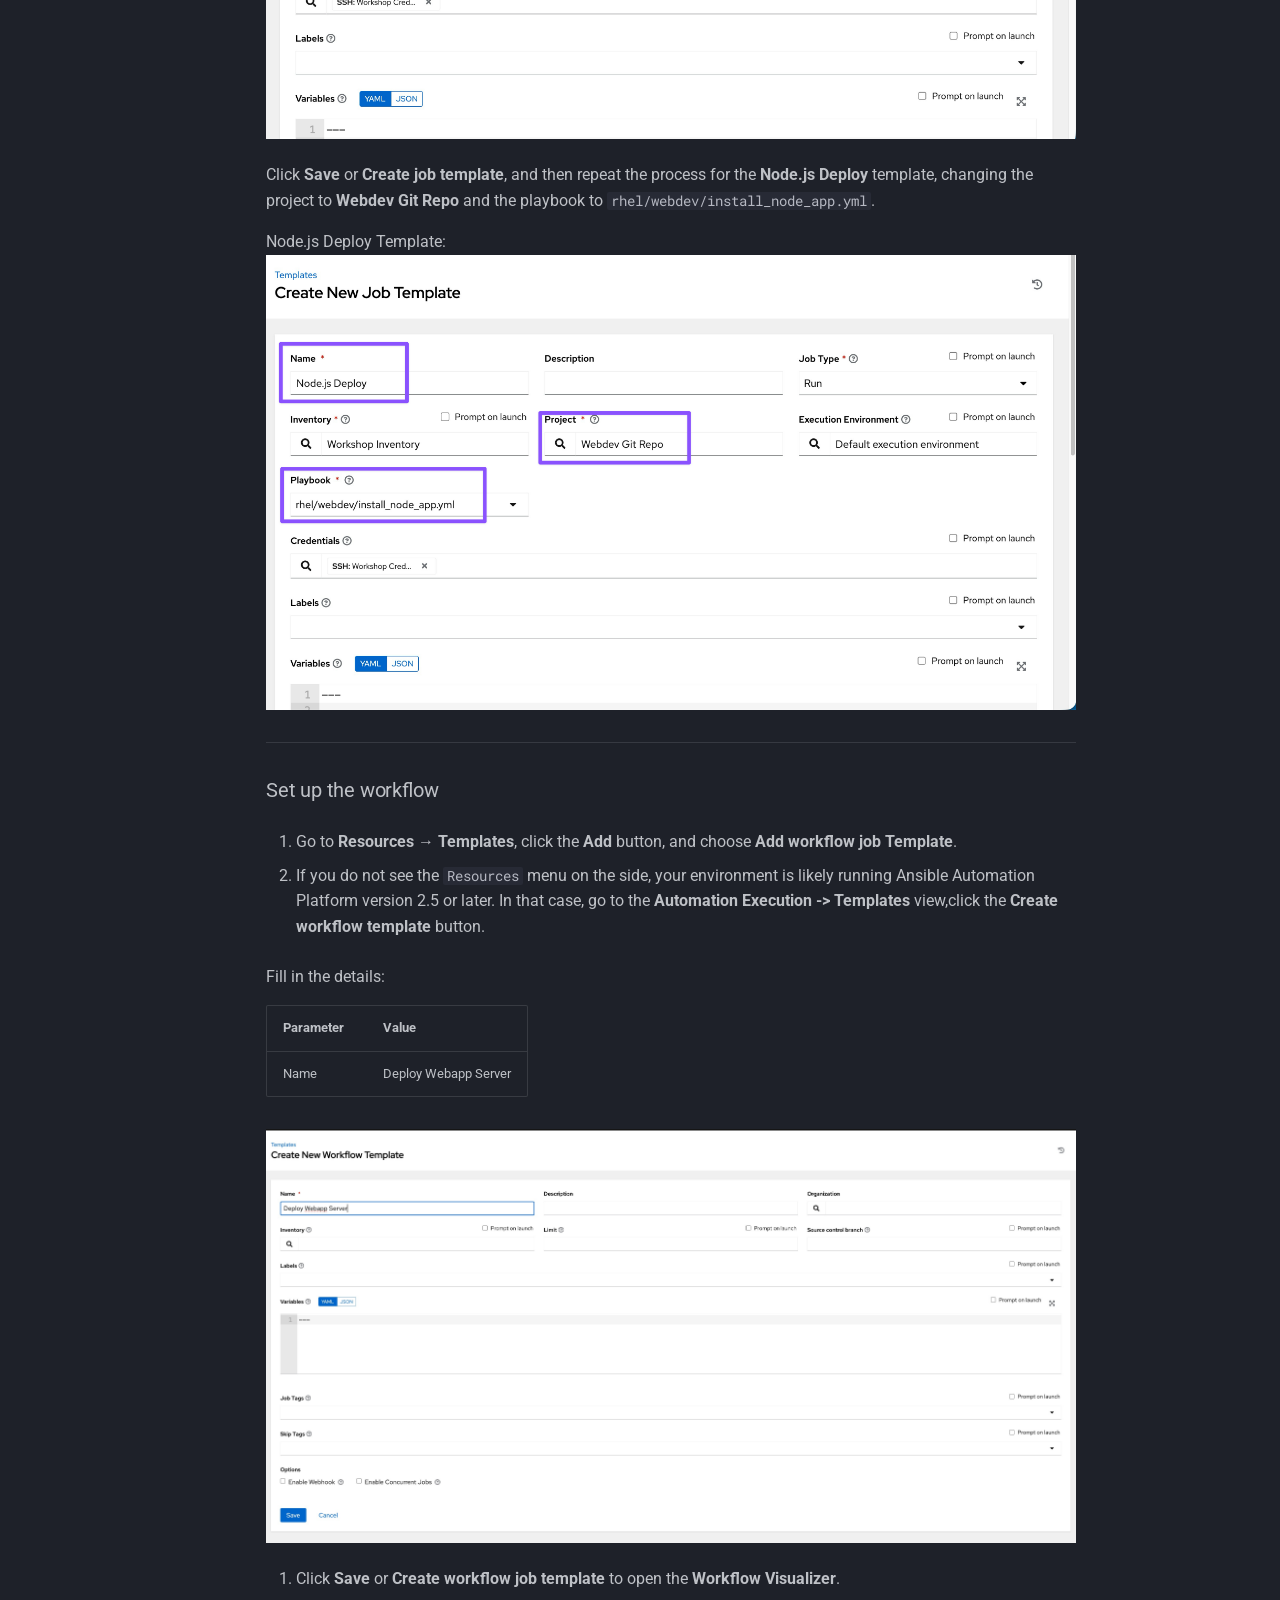
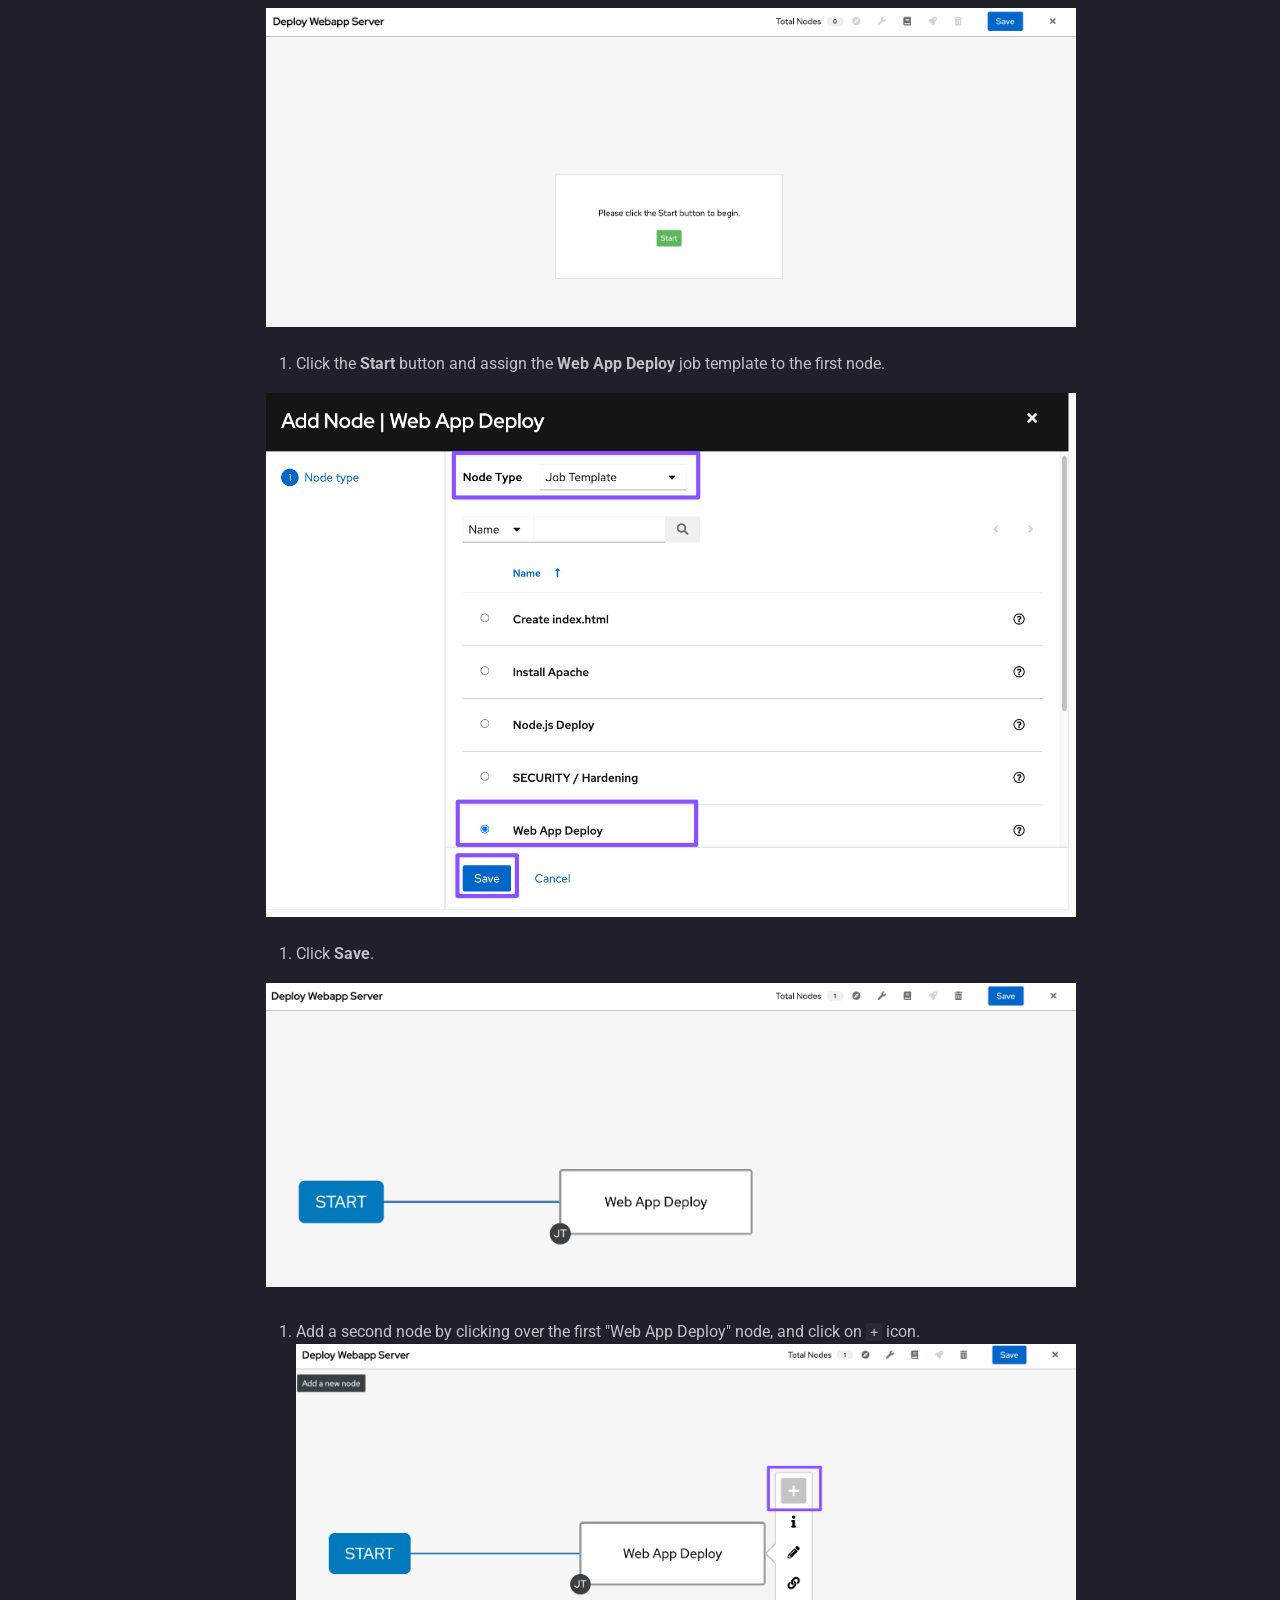
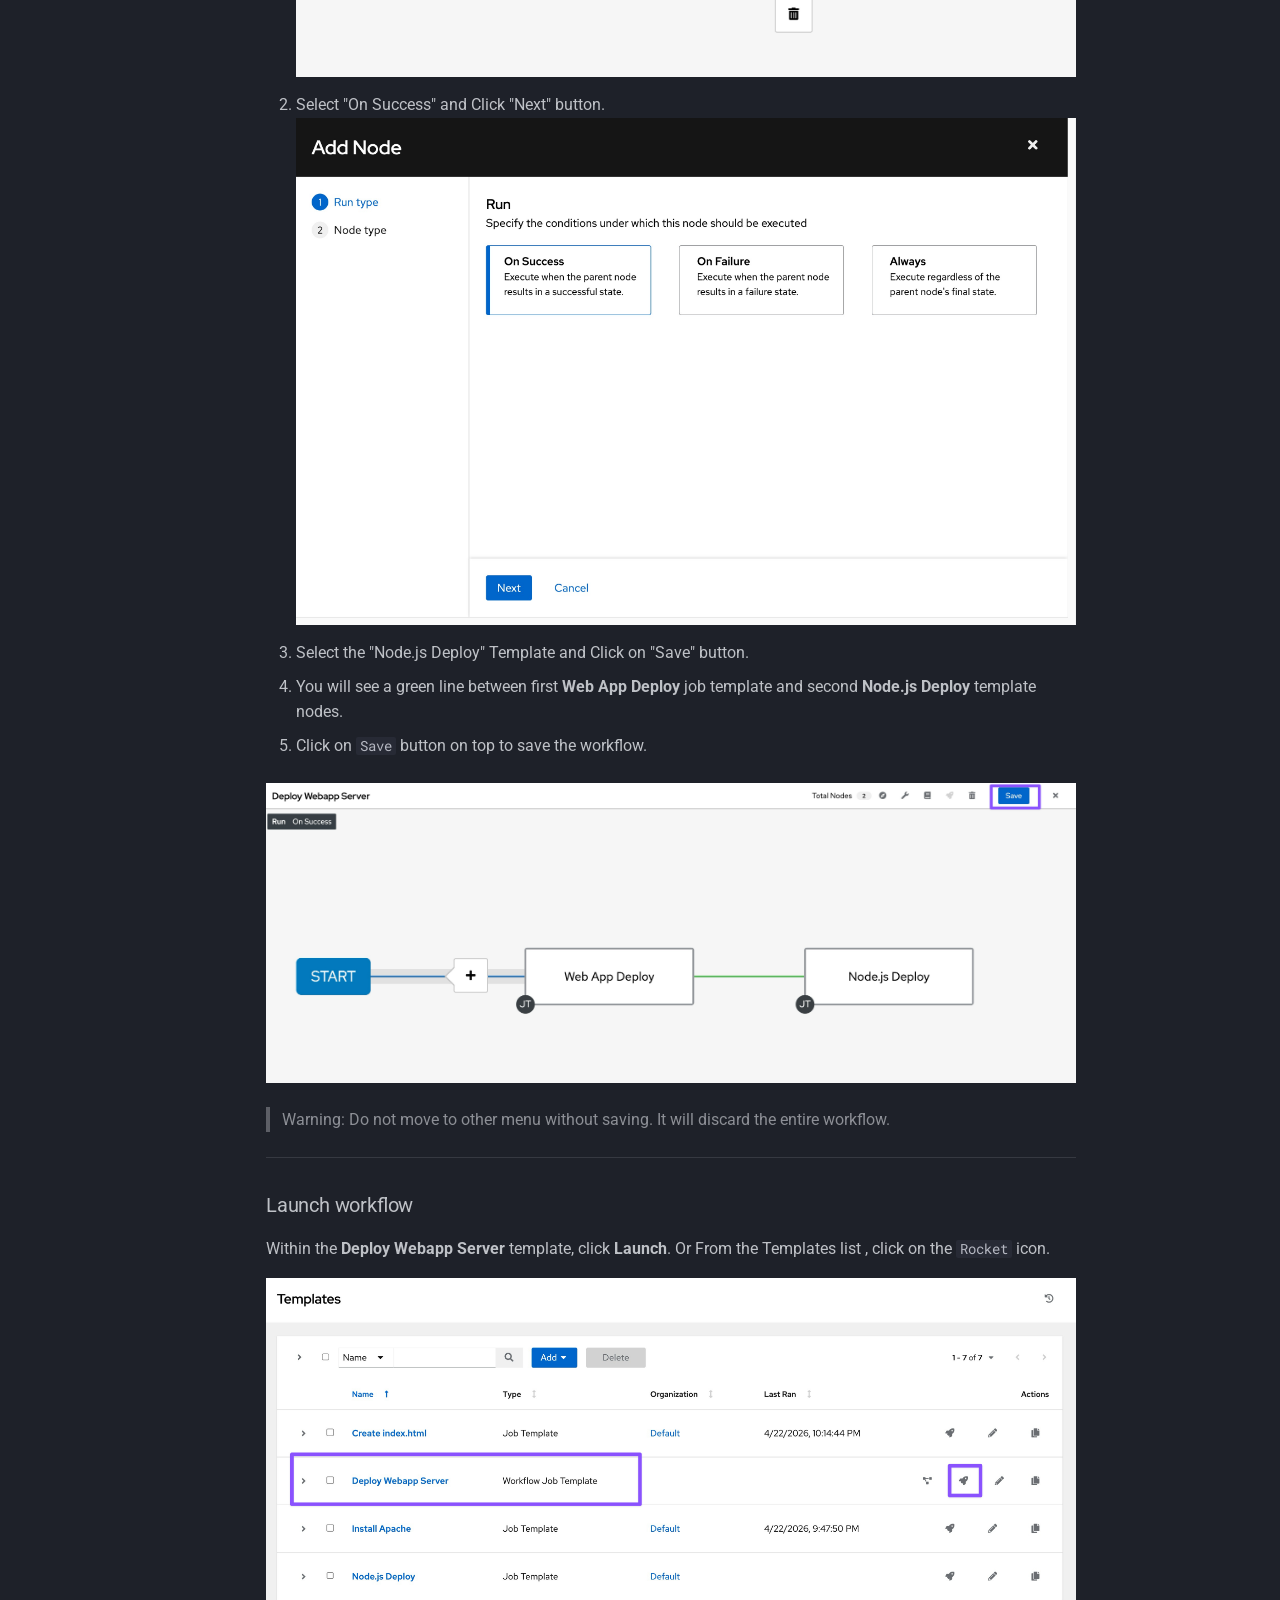
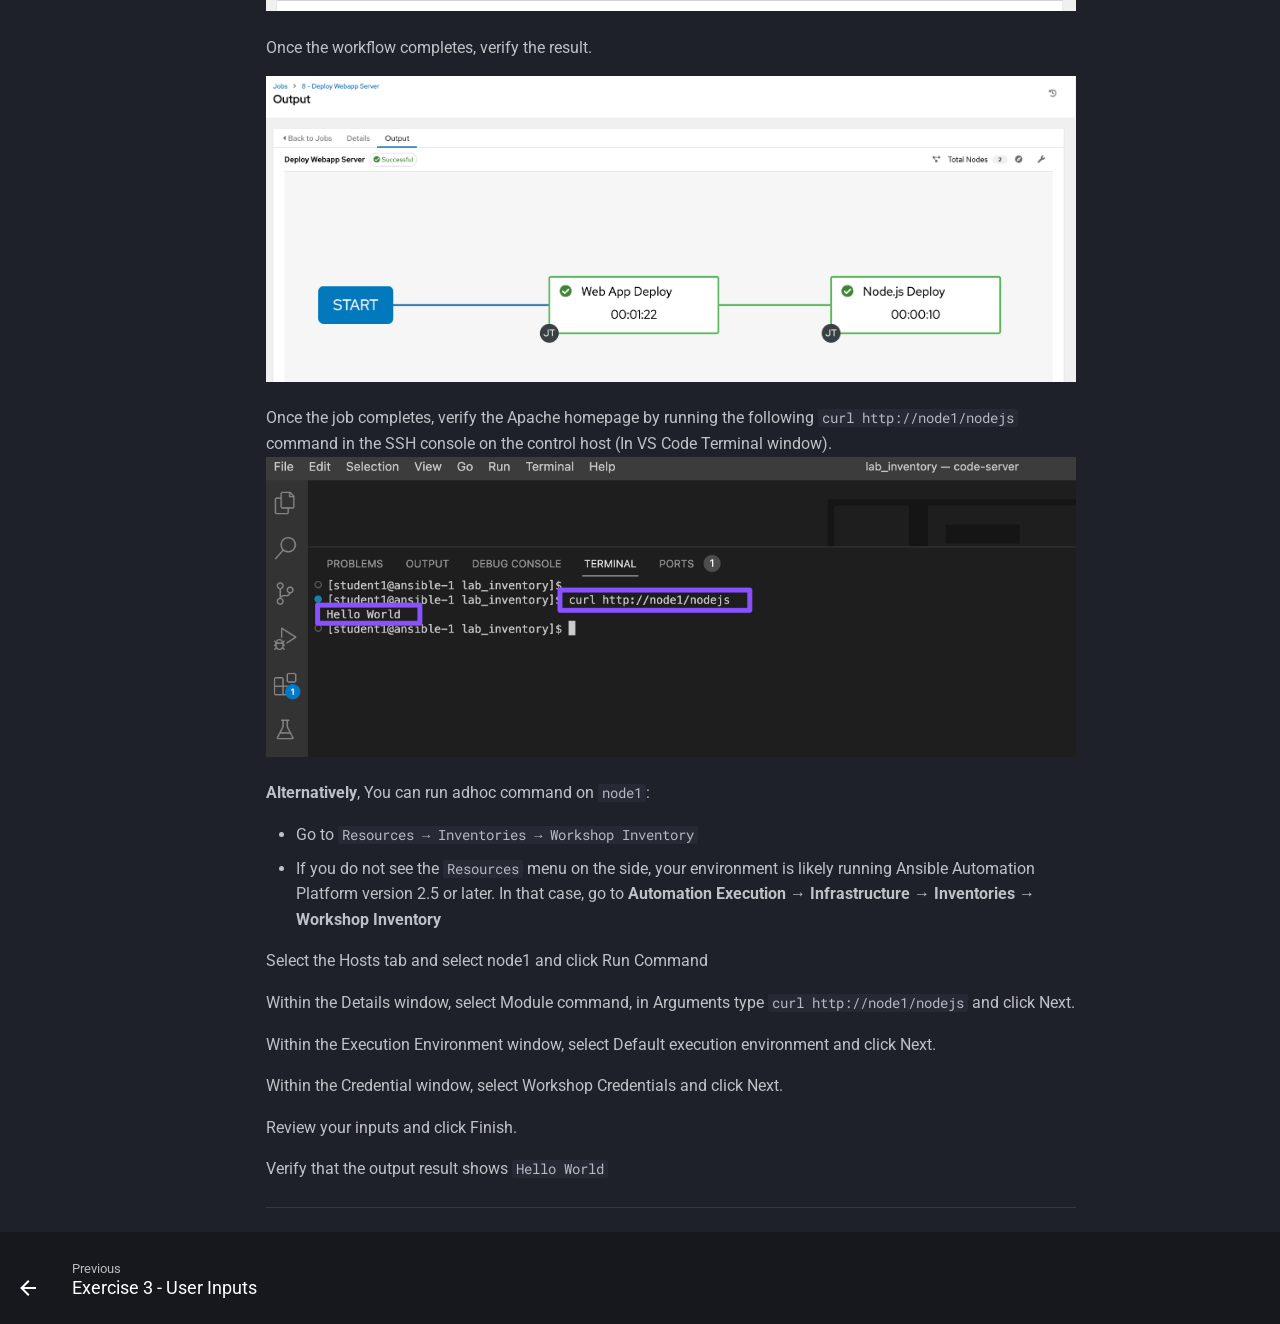
<file: 6-bonus-workflows/index.html>
<!doctype html>
<html lang="en" class="no-js">
  <head>
    
      <meta charset="utf-8">
      <meta name="viewport" content="width=device-width,initial-scale=1">
      
      
      
      
        <link rel="prev" href="../5-surveys/">
      
      
      
        
      
      
      <link rel="icon" href="../images/RH_AAP_Logo.png">
      <meta name="generator" content="mkdocs-1.6.1, mkdocs-material-9.7.6">
    
    
      
        <title>Bonus Exercise 4 - Workflows - Ansible Automation Platform Workshop Guide</title>
      
    
    
      <link rel="stylesheet" href="../assets/stylesheets/main.484c7ddc.min.css">
      
        
        <link rel="stylesheet" href="../assets/stylesheets/palette.ab4e12ef.min.css">
      
      


    
    
      
    
    
      
        
        
        <link rel="preconnect" href="https://fonts.gstatic.com" crossorigin>
        <link rel="stylesheet" href="https://fonts.googleapis.com/css?family=Roboto:300,300i,400,400i,700,700i%7CRoboto+Mono:400,400i,700,700i&display=fallback">
        <style>:root{--md-text-font:"Roboto";--md-code-font:"Roboto Mono"}</style>
      
    
    
      <link rel="stylesheet" href="../stylesheets/extra.css">
    
    <script>__md_scope=new URL("..",location),__md_hash=e=>[...e].reduce(((e,_)=>(e<<5)-e+_.charCodeAt(0)),0),__md_get=(e,_=localStorage,t=__md_scope)=>JSON.parse(_.getItem(t.pathname+"."+e)),__md_set=(e,_,t=localStorage,a=__md_scope)=>{try{t.setItem(a.pathname+"."+e,JSON.stringify(_))}catch(e){}}</script>
    
      

    
    
  </head>
  
  
    
    
      
    
    
    
    
    <body dir="ltr" data-md-color-scheme="slate" data-md-color-primary="indigo" data-md-color-accent="cyan">
  
    
    <input class="md-toggle" data-md-toggle="drawer" type="checkbox" id="__drawer" autocomplete="off">
    <input class="md-toggle" data-md-toggle="search" type="checkbox" id="__search" autocomplete="off">
    <label class="md-overlay" for="__drawer"></label>
    <div data-md-component="skip">
      
        
        <a href="#workshop-bonus-exercise-4-workflows" class="md-skip">
          Skip to content
        </a>
      
    </div>
    <div data-md-component="announce">
      
    </div>
    
    
      

  

<header class="md-header md-header--shadow" data-md-component="header">
  <nav class="md-header__inner md-grid" aria-label="Header">
    <a href=".." title="Ansible Automation Platform Workshop Guide" class="md-header__button md-logo" aria-label="Ansible Automation Platform Workshop Guide" data-md-component="logo">
      
  <img src="../images/logo.png" alt="logo">

    </a>
    <label class="md-header__button md-icon" for="__drawer">
      
      <svg xmlns="http://www.w3.org/2000/svg" viewBox="0 0 24 24"><path d="M3 6h18v2H3zm0 5h18v2H3zm0 5h18v2H3z"/></svg>
    </label>
    <div class="md-header__title" data-md-component="header-title">
      <div class="md-header__ellipsis">
        <div class="md-header__topic">
          <span class="md-ellipsis">
            Ansible Automation Platform Workshop Guide
          </span>
        </div>
        <div class="md-header__topic" data-md-component="header-topic">
          <span class="md-ellipsis">
            
              Bonus Exercise 4 - Workflows
            
          </span>
        </div>
      </div>
    </div>
    
      
        <form class="md-header__option" data-md-component="palette">
  
    
    
    
    <input class="md-option" data-md-color-media="" data-md-color-scheme="slate" data-md-color-primary="indigo" data-md-color-accent="cyan"  aria-label="Switch to light mode"  type="radio" name="__palette" id="__palette_0">
    
      <label class="md-header__button md-icon" title="Switch to light mode" for="__palette_1" hidden>
        <svg xmlns="http://www.w3.org/2000/svg" viewBox="0 0 24 24"><path d="M12 2a7 7 0 0 1 7 7c0 2.38-1.19 4.47-3 5.74V17a1 1 0 0 1-1 1H9a1 1 0 0 1-1-1v-2.26C6.19 13.47 5 11.38 5 9a7 7 0 0 1 7-7M9 21v-1h6v1a1 1 0 0 1-1 1h-4a1 1 0 0 1-1-1m3-17a5 5 0 0 0-5 5c0 2.05 1.23 3.81 3 4.58V16h4v-2.42c1.77-.77 3-2.53 3-4.58a5 5 0 0 0-5-5"/></svg>
      </label>
    
  
    
    
    
    <input class="md-option" data-md-color-media="" data-md-color-scheme="default" data-md-color-primary="white" data-md-color-accent="indigo"  aria-label="Switch to dark mode"  type="radio" name="__palette" id="__palette_1">
    
      <label class="md-header__button md-icon" title="Switch to dark mode" for="__palette_0" hidden>
        <svg xmlns="http://www.w3.org/2000/svg" viewBox="0 0 24 24"><path d="M12 2a7 7 0 0 0-7 7c0 2.38 1.19 4.47 3 5.74V17a1 1 0 0 0 1 1h6a1 1 0 0 0 1-1v-2.26c1.81-1.27 3-3.36 3-5.74a7 7 0 0 0-7-7M9 21a1 1 0 0 0 1 1h4a1 1 0 0 0 1-1v-1H9z"/></svg>
      </label>
    
  
</form>
      
    
    
      <script>var palette=__md_get("__palette");if(palette&&palette.color){if("(prefers-color-scheme)"===palette.color.media){var media=matchMedia("(prefers-color-scheme: light)"),input=document.querySelector(media.matches?"[data-md-color-media='(prefers-color-scheme: light)']":"[data-md-color-media='(prefers-color-scheme: dark)']");palette.color.media=input.getAttribute("data-md-color-media"),palette.color.scheme=input.getAttribute("data-md-color-scheme"),palette.color.primary=input.getAttribute("data-md-color-primary"),palette.color.accent=input.getAttribute("data-md-color-accent")}for(var[key,value]of Object.entries(palette.color))document.body.setAttribute("data-md-color-"+key,value)}</script>
    
    
    
      
      
        <label class="md-header__button md-icon" for="__search">
          
          <svg xmlns="http://www.w3.org/2000/svg" viewBox="0 0 24 24"><path d="M9.5 3A6.5 6.5 0 0 1 16 9.5c0 1.61-.59 3.09-1.56 4.23l.27.27h.79l5 5-1.5 1.5-5-5v-.79l-.27-.27A6.52 6.52 0 0 1 9.5 16 6.5 6.5 0 0 1 3 9.5 6.5 6.5 0 0 1 9.5 3m0 2C7 5 5 7 5 9.5S7 14 9.5 14 14 12 14 9.5 12 5 9.5 5"/></svg>
        </label>
        <div class="md-search" data-md-component="search" role="dialog">
  <label class="md-search__overlay" for="__search"></label>
  <div class="md-search__inner" role="search">
    <form class="md-search__form" name="search">
      <input type="text" class="md-search__input" name="query" aria-label="Search" placeholder="Search" autocapitalize="off" autocorrect="off" autocomplete="off" spellcheck="false" data-md-component="search-query" required>
      <label class="md-search__icon md-icon" for="__search">
        
        <svg xmlns="http://www.w3.org/2000/svg" viewBox="0 0 24 24"><path d="M9.5 3A6.5 6.5 0 0 1 16 9.5c0 1.61-.59 3.09-1.56 4.23l.27.27h.79l5 5-1.5 1.5-5-5v-.79l-.27-.27A6.52 6.52 0 0 1 9.5 16 6.5 6.5 0 0 1 3 9.5 6.5 6.5 0 0 1 9.5 3m0 2C7 5 5 7 5 9.5S7 14 9.5 14 14 12 14 9.5 12 5 9.5 5"/></svg>
        
        <svg xmlns="http://www.w3.org/2000/svg" viewBox="0 0 24 24"><path d="M20 11v2H8l5.5 5.5-1.42 1.42L4.16 12l7.92-7.92L13.5 5.5 8 11z"/></svg>
      </label>
      <nav class="md-search__options" aria-label="Search">
        
        <button type="reset" class="md-search__icon md-icon" title="Clear" aria-label="Clear" tabindex="-1">
          
          <svg xmlns="http://www.w3.org/2000/svg" viewBox="0 0 24 24"><path d="M19 6.41 17.59 5 12 10.59 6.41 5 5 6.41 10.59 12 5 17.59 6.41 19 12 13.41 17.59 19 19 17.59 13.41 12z"/></svg>
        </button>
      </nav>
      
    </form>
    <div class="md-search__output">
      <div class="md-search__scrollwrap" tabindex="0" data-md-scrollfix>
        <div class="md-search-result" data-md-component="search-result">
          <div class="md-search-result__meta">
            Initializing search
          </div>
          <ol class="md-search-result__list" role="presentation"></ol>
        </div>
      </div>
    </div>
  </div>
</div>
      
    
    
  </nav>
  
</header>
    
    <div class="md-container" data-md-component="container">
      
      
        
          
        
      
      <main class="md-main" data-md-component="main">
        <div class="md-main__inner md-grid">
          
            
              
              <div class="md-sidebar md-sidebar--primary" data-md-component="sidebar" data-md-type="navigation" >
                <div class="md-sidebar__scrollwrap">
                  <div class="md-sidebar__inner">
                    



<nav class="md-nav md-nav--primary" aria-label="Navigation" data-md-level="0">
  <label class="md-nav__title" for="__drawer">
    <a href=".." title="Ansible Automation Platform Workshop Guide" class="md-nav__button md-logo" aria-label="Ansible Automation Platform Workshop Guide" data-md-component="logo">
      
  <img src="../images/logo.png" alt="logo">

    </a>
    Ansible Automation Platform Workshop Guide
  </label>
  
  <ul class="md-nav__list" data-md-scrollfix>
    
      
      
  
  
  
  
    <li class="md-nav__item">
      <a href=".." class="md-nav__link">
        
  
  
  <span class="md-ellipsis">
    
  
    Lab Guide Home
  

    
  </span>
  
  

      </a>
    </li>
  

    
      
      
  
  
  
  
    <li class="md-nav__item">
      <a href="../1-setup/" class="md-nav__link">
        
  
  
  <span class="md-ellipsis">
    
  
    Understanding the lab setup
  

    
  </span>
  
  

      </a>
    </li>
  

    
      
      
  
  
  
  
    <li class="md-nav__item">
      <a href="../2-thebasics/" class="md-nav__link">
        
  
  
  <span class="md-ellipsis">
    
  
    Ansible Basics
  

    
  </span>
  
  

      </a>
    </li>
  

    
      
      
  
  
  
  
    <li class="md-nav__item">
      <a href="../3-playbook/" class="md-nav__link">
        
  
  
  <span class="md-ellipsis">
    
  
    Exercise 1 - First playbook
  

    
  </span>
  
  

      </a>
    </li>
  

    
      
      
  
  
  
  
    <li class="md-nav__item">
      <a href="../4-projects/" class="md-nav__link">
        
  
  
  <span class="md-ellipsis">
    
  
    Exercise 2 - First Automation Job
  

    
  </span>
  
  

      </a>
    </li>
  

    
      
      
  
  
  
  
    <li class="md-nav__item">
      <a href="../5-surveys/" class="md-nav__link">
        
  
  
  <span class="md-ellipsis">
    
  
    Exercise 3 - User Inputs
  

    
  </span>
  
  

      </a>
    </li>
  

    
      
      
  
  
    
  
  
  
    <li class="md-nav__item md-nav__item--active">
      
      <input class="md-nav__toggle md-toggle" type="checkbox" id="__toc">
      
      
        
      
      
        <label class="md-nav__link md-nav__link--active" for="__toc">
          
  
  
  <span class="md-ellipsis">
    
  
    Bonus Exercise 4 - Workflows
  

    
  </span>
  
  

          <span class="md-nav__icon md-icon"></span>
        </label>
      
      <a href="./" class="md-nav__link md-nav__link--active">
        
  
  
  <span class="md-ellipsis">
    
  
    Bonus Exercise 4 - Workflows
  

    
  </span>
  
  

      </a>
      
        

<nav class="md-nav md-nav--secondary" aria-label="Table of contents">
  
  
  
    
  
  
    <label class="md-nav__title" for="__toc">
      <span class="md-nav__icon md-icon"></span>
      Table of contents
    </label>
    <ul class="md-nav__list" data-md-component="toc" data-md-scrollfix>
      
        <li class="md-nav__item">
  <a href="#table-of-contents" class="md-nav__link">
    <span class="md-ellipsis">
      
        Table of Contents
      
    </span>
  </a>
  
</li>
      
        <li class="md-nav__item">
  <a href="#objective" class="md-nav__link">
    <span class="md-ellipsis">
      
        Objective
      
    </span>
  </a>
  
    <nav class="md-nav" aria-label="Objective">
      <ul class="md-nav__list">
        
          <li class="md-nav__item">
  <a href="#workflow" class="md-nav__link">
    <span class="md-ellipsis">
      
        Workflow
      
    </span>
  </a>
  
    <nav class="md-nav" aria-label="Workflow">
      <ul class="md-nav__list">
        
          <li class="md-nav__item">
  <a href="#why-use-a-workflow" class="md-nav__link">
    <span class="md-ellipsis">
      
        Why use a Workflow?
      
    </span>
  </a>
  
</li>
        
          <li class="md-nav__item">
  <a href="#how-it-works" class="md-nav__link">
    <span class="md-ellipsis">
      
        How it works
      
    </span>
  </a>
  
</li>
        
          <li class="md-nav__item">
  <a href="#example" class="md-nav__link">
    <span class="md-ellipsis">
      
        Example
      
    </span>
  </a>
  
</li>
        
          <li class="md-nav__item">
  <a href="#what-can-be-included-in-a-workflow" class="md-nav__link">
    <span class="md-ellipsis">
      
        What can be included in a Workflow?
      
    </span>
  </a>
  
</li>
        
      </ul>
    </nav>
  
</li>
        
          <li class="md-nav__item">
  <a href="#what-you-will-do" class="md-nav__link">
    <span class="md-ellipsis">
      
        What You Will Do
      
    </span>
  </a>
  
</li>
        
      </ul>
    </nav>
  
</li>
      
        <li class="md-nav__item">
  <a href="#guide" class="md-nav__link">
    <span class="md-ellipsis">
      
        Guide
      
    </span>
  </a>
  
    <nav class="md-nav" aria-label="Guide">
      <ul class="md-nav__list">
        
          <li class="md-nav__item">
  <a href="#lab-scenario" class="md-nav__link">
    <span class="md-ellipsis">
      
        Lab scenario
      
    </span>
  </a>
  
    <nav class="md-nav" aria-label="Lab scenario">
      <ul class="md-nav__list">
        
          <li class="md-nav__item">
  <a href="#web-operations-team-tasks" class="md-nav__link">
    <span class="md-ellipsis">
      
        Web operations team tasks
      
    </span>
  </a>
  
</li>
        
          <li class="md-nav__item">
  <a href="#web-developers-team-tasks" class="md-nav__link">
    <span class="md-ellipsis">
      
        Web developers team tasks
      
    </span>
  </a>
  
</li>
        
      </ul>
    </nav>
  
</li>
        
          <li class="md-nav__item">
  <a href="#set-up-projects" class="md-nav__link">
    <span class="md-ellipsis">
      
        Set up projects
      
    </span>
  </a>
  
</li>
        
          <li class="md-nav__item">
  <a href="#set-up-job-templates" class="md-nav__link">
    <span class="md-ellipsis">
      
        Set up job templates
      
    </span>
  </a>
  
</li>
        
          <li class="md-nav__item">
  <a href="#set-up-the-workflow" class="md-nav__link">
    <span class="md-ellipsis">
      
        Set up the workflow
      
    </span>
  </a>
  
</li>
        
          <li class="md-nav__item">
  <a href="#launch-workflow" class="md-nav__link">
    <span class="md-ellipsis">
      
        Launch workflow
      
    </span>
  </a>
  
</li>
        
      </ul>
    </nav>
  
</li>
      
    </ul>
  
</nav>
      
    </li>
  

    
  </ul>
</nav>
                  </div>
                </div>
              </div>
            
            
              
              <div class="md-sidebar md-sidebar--secondary" data-md-component="sidebar" data-md-type="toc" >
                <div class="md-sidebar__scrollwrap">
                  <div class="md-sidebar__inner">
                    

<nav class="md-nav md-nav--secondary" aria-label="Table of contents">
  
  
  
    
  
  
    <label class="md-nav__title" for="__toc">
      <span class="md-nav__icon md-icon"></span>
      Table of contents
    </label>
    <ul class="md-nav__list" data-md-component="toc" data-md-scrollfix>
      
        <li class="md-nav__item">
  <a href="#table-of-contents" class="md-nav__link">
    <span class="md-ellipsis">
      
        Table of Contents
      
    </span>
  </a>
  
</li>
      
        <li class="md-nav__item">
  <a href="#objective" class="md-nav__link">
    <span class="md-ellipsis">
      
        Objective
      
    </span>
  </a>
  
    <nav class="md-nav" aria-label="Objective">
      <ul class="md-nav__list">
        
          <li class="md-nav__item">
  <a href="#workflow" class="md-nav__link">
    <span class="md-ellipsis">
      
        Workflow
      
    </span>
  </a>
  
    <nav class="md-nav" aria-label="Workflow">
      <ul class="md-nav__list">
        
          <li class="md-nav__item">
  <a href="#why-use-a-workflow" class="md-nav__link">
    <span class="md-ellipsis">
      
        Why use a Workflow?
      
    </span>
  </a>
  
</li>
        
          <li class="md-nav__item">
  <a href="#how-it-works" class="md-nav__link">
    <span class="md-ellipsis">
      
        How it works
      
    </span>
  </a>
  
</li>
        
          <li class="md-nav__item">
  <a href="#example" class="md-nav__link">
    <span class="md-ellipsis">
      
        Example
      
    </span>
  </a>
  
</li>
        
          <li class="md-nav__item">
  <a href="#what-can-be-included-in-a-workflow" class="md-nav__link">
    <span class="md-ellipsis">
      
        What can be included in a Workflow?
      
    </span>
  </a>
  
</li>
        
      </ul>
    </nav>
  
</li>
        
          <li class="md-nav__item">
  <a href="#what-you-will-do" class="md-nav__link">
    <span class="md-ellipsis">
      
        What You Will Do
      
    </span>
  </a>
  
</li>
        
      </ul>
    </nav>
  
</li>
      
        <li class="md-nav__item">
  <a href="#guide" class="md-nav__link">
    <span class="md-ellipsis">
      
        Guide
      
    </span>
  </a>
  
    <nav class="md-nav" aria-label="Guide">
      <ul class="md-nav__list">
        
          <li class="md-nav__item">
  <a href="#lab-scenario" class="md-nav__link">
    <span class="md-ellipsis">
      
        Lab scenario
      
    </span>
  </a>
  
    <nav class="md-nav" aria-label="Lab scenario">
      <ul class="md-nav__list">
        
          <li class="md-nav__item">
  <a href="#web-operations-team-tasks" class="md-nav__link">
    <span class="md-ellipsis">
      
        Web operations team tasks
      
    </span>
  </a>
  
</li>
        
          <li class="md-nav__item">
  <a href="#web-developers-team-tasks" class="md-nav__link">
    <span class="md-ellipsis">
      
        Web developers team tasks
      
    </span>
  </a>
  
</li>
        
      </ul>
    </nav>
  
</li>
        
          <li class="md-nav__item">
  <a href="#set-up-projects" class="md-nav__link">
    <span class="md-ellipsis">
      
        Set up projects
      
    </span>
  </a>
  
</li>
        
          <li class="md-nav__item">
  <a href="#set-up-job-templates" class="md-nav__link">
    <span class="md-ellipsis">
      
        Set up job templates
      
    </span>
  </a>
  
</li>
        
          <li class="md-nav__item">
  <a href="#set-up-the-workflow" class="md-nav__link">
    <span class="md-ellipsis">
      
        Set up the workflow
      
    </span>
  </a>
  
</li>
        
          <li class="md-nav__item">
  <a href="#launch-workflow" class="md-nav__link">
    <span class="md-ellipsis">
      
        Launch workflow
      
    </span>
  </a>
  
</li>
        
      </ul>
    </nav>
  
</li>
      
    </ul>
  
</nav>
                  </div>
                </div>
              </div>
            
          
          
            <div class="md-content" data-md-component="content">
              
              <article class="md-content__inner md-typeset">
                
                  



<h1 id="workshop-bonus-exercise-4-workflows">Workshop Bonus Exercise 4 - Workflows</h1>
<blockquote>
<p><strong>Important:</strong><br />
This is a bonus exercise and is optional.</p>
</blockquote>
<div class="admonition tip">
<p class="admonition-title">Important</p>
<p>This is a bonus exercise and is optional.</p>
</div>
<h2 id="table-of-contents">Table of Contents</h2>
<ul>
<li><a href="#objective">Objective</a></li>
<li><a href="#guide">Guide</a></li>
<li><a href="#lab-scenario">Lab scenario</a></li>
<li><a href="#set-up-projects">Set up projects</a></li>
<li><a href="#set-up-job-templates">Set up job templates</a></li>
<li><a href="#set-up-the-workflow">Set up the workflow</a></li>
<li><a href="#launch-workflow">Launch workflow</a></li>
</ul>
<h2 id="objective">Objective</h2>
<h3 id="workflow">Workflow</h3>
<p>A <strong>Workflow</strong> allows you to connect multiple automation jobs together and run them in a sequence.</p>
<p>Think of it like following steps in a process — where one step leads to the next. </p>
<p>This flexibility allows different teams to collaborate efficiently. For example, a networking team can manage its own repositories and inventories, while an operations team handles other aspects.</p>
<h4 id="why-use-a-workflow">Why use a Workflow?</h4>
<ul>
<li>Run multiple jobs automatically in order</li>
<li>Jobs can run in parallel or sequential</li>
<li>Control what happens next based on success or failure  </li>
<li>Avoid running each job manually  </li>
</ul>
<h4 id="how-it-works">How it works</h4>
<p>A workflow connects different job templates like a flowchart:</p>
<ul>
<li>If one job <strong>succeeds</strong>, the next job runs  </li>
<li>If a job <strong>fails</strong>, you can run a different job  </li>
</ul>
<h4 id="example">Example</h4>
<p>Imagine a simple process:</p>
<ol>
<li>Check if servers are ready  </li>
<li>If successful → Install a package  </li>
<li>If it fails → Run a troubleshooting job  </li>
</ol>
<p>The workflow handles this automatically without manual steps.</p>
<h4 id="what-can-be-included-in-a-workflow">What can be included in a Workflow?</h4>
<ul>
<li>Job Templates (run playbooks)  </li>
<li>Project updates (get latest code)  </li>
<li>Inventory updates (refresh system list)  </li>
</ul>
<h3 id="what-you-will-do">What You Will Do</h3>
<p>In this exercise, you will:</p>
<ol>
<li>Create a <strong>Workflow Template</strong>  </li>
<li>Add multiple job templates  </li>
<li>Connect them in order  </li>
<li>Run the workflow  </li>
</ol>
<h2 id="guide">Guide</h2>
<blockquote>
<p>Note: The screenshots in this guide are from Ansible Automation Platform 2.4. If your environment is running version 2.5 or later, the interface may look slightly different, but the key fields remain the same.</p>
</blockquote>
<h3 id="lab-scenario">Lab scenario</h3>
<p>You have two departments in your organization:</p>
<ul>
<li><strong>Web operations team:</strong> developing playbooks in their Git branch <code>webops</code>.</li>
<li><strong>Web developers team:</strong> working in their branch <code>webdev</code>.</li>
</ul>
<p>When a new Node.js server is needed, the following tasks must be performed:</p>
<h4 id="web-operations-team-tasks">Web operations team tasks</h4>
<ul>
<li>Install <code>httpd</code>, <code>firewalld</code>, and <code>node.js</code>.</li>
<li>Configure <code>SELinux</code> settings, open the firewall, and start <code>httpd</code> and <code>node.js</code>.</li>
</ul>
<h4 id="web-developers-team-tasks">Web developers team tasks</h4>
<ul>
<li>Deploy the latest version of the web application and restart <code>node.js</code>.</li>
</ul>
<p>The web operations team sets up the server, and the developers deploy the application.</p>
<blockquote>
<p><strong>Note:</strong><br />
For this example, both teams use branches of the same Git repository. In a real scenario, your source control structure may vary.</p>
</blockquote>
<hr />
<h3 id="set-up-projects">Set up projects</h3>
<p>First, set up the Git repositories as projects.</p>
<blockquote>
<p><strong>Warning:</strong><br />
If logged in as <strong>wweb</strong>, log out and log in as <strong>admin</strong>.</p>
</blockquote>
<ul>
<li>
<p>Ansible Automation Platform 2.4 : Go to <strong>Resources → Projects</strong> click the <strong>Add</strong> button. Fill in the form:</p>
</li>
<li>
<p>If you do not see the <code>Resources</code> menu on the side, your environment is likely running Ansible Automation Platform version 2.5 or later. In that case, go to <strong>Automation Execution → Projects</strong> , then click the <strong>Create Project</strong> button and fill in the form.</p>
</li>
</ul>
<p>Set up the web operations team’s project:</p>
<table>
  <tr>
    <th>Parameter</th>
    <th>Value</th>
  </tr>
  <tr>
    <td>Name</td>
    <td>Webops Git Repo</td>
  </tr>
  <tr>
    <td>Organization</td>
    <td>Default</td>
  </tr>
    <tr>
    <td>Execution Environment</td>
    <td>Default execution environment</td>
  </tr>
  <tr>
    <td>Source control type</td>
    <td>Git</td>
  </tr>
  <tr>
    <td>Source control URL</td>
    <td><code>https://github.com/ansible/workshop-examples.git</code></td>
  </tr>
  <tr>
    <td>Source control branch/tag/commit</td>
    <td><code>webops</code></td>
  </tr>
  <tr>
    <td>Options</td>
    <td><ul><li>✓ Clean</li><li>✓ Delete</li><li>✓ Update Revision on Launch</li></ul></td>
  </tr>
</table>

<p>Click <strong>Save</strong> or <strong>Create project</strong>. </p>
<p><img alt="create_project_1" src="images/1-aap24-webops-project.jpg" /></p>
<p>Repeat the process to set up the <strong>Webdev Git Repo</strong>, using the branch <code>webdev</code>.</p>
<table>
  <tr>
    <th>Parameter</th>
    <th>Value</th>
  </tr>
  <tr>
    <td>Name</td>
    <td>Webdev Git Repo</td>
  </tr>
  <tr>
    <td>Organization</td>
    <td>Default</td>
  </tr>
    <tr>
    <td>Execution Environment</td>
    <td>Default execution environment</td>
  </tr>
  <tr>
    <td>Source control type</td>
    <td>Git</td>
  </tr>
  <tr>
    <td>Source control URL</td>
    <td><code>https://github.com/ansible/workshop-examples.git</code></td>
  </tr>
  <tr>
    <td>Source control branch/tag/commit</td>
    <td><code>webdev</code></td>
  </tr>
  <tr>
    <td>Options</td>
    <td><ul><li>✓ Clean</li><li>✓ Delete</li><li>✓ Update Revision on Launch</li></ul></td>
  </tr>
</table>

<p><img alt="create_project_2" src="images/2-aap24-webdev-project.jpg" /></p>
<p>Sync the Projects. Ensure the status shows <code>Successful</code> before proceeding.
<img alt="sync projects" src="images/3-aap24-web-projects-list-sync.jpg" /></p>
<hr />
<h3 id="set-up-job-templates">Set up job templates</h3>
<ol>
<li>
<p>Go to <strong>Resources → Templates</strong>, click the <strong>Add</strong> button, and choose <strong>Add job Template</strong>.</p>
</li>
<li>
<p>If you do not see the <code>Resources</code> menu on the side, your environment is likely running Ansible Automation Platform version 2.5 or later. In that case, go to the <strong>Automation Execution -&gt; Templates</strong> view,click the <strong>Create template</strong> button and choose <strong>Create job template</strong>.</p>
</li>
</ol>
<p>Fill out the form with the following values:</p>
<table>
  <tr>
    <th>Parameter</th>
    <th>Value</th>
  </tr>
  <tr>
    <td>Name</td>
    <td>Web App Deploy</td>
  </tr>
  <tr>
    <td>Inventory</td>
    <td>Workshop Inventory</td>
  </tr>
  <tr>
    <td>Project</td>
    <td>Webops Git Repo</td>
  </tr>
  <tr>
    <td>Playbook</td>
    <td><code>rhel/webops/web_infrastructure.yml</code></td>
  </tr>
  <tr>
    <td>Execution Environment</td>
    <td>Default execution environment</td>
  </tr>
  <tr>
    <td>Credentials</td>
    <td>Workshop Credentials</td>
  </tr>
  <tr>
    <td>Options</td>
    <td>tasks need to run as root so check **Privilege Escalation**</td>
  </tr>
</table>

<p><img alt="create_template_webops" src="images/4-aap24-web-app-deploy-jt-create.jpg" /></p>
<p>Click <strong>Save</strong> or <strong>Create job template</strong>, and then repeat the process for the <strong>Node.js Deploy</strong> template, changing the project to <strong>Webdev Git Repo</strong> and the playbook to <code>rhel/webdev/install_node_app.yml</code>.</p>
<p>Node.js Deploy Template: 
<img alt="create_template_webdev" src="images/5-aap24-web-nodejs-deploy-jt-create.jpg" /></p>
<hr />
<h3 id="set-up-the-workflow">Set up the workflow</h3>
<ol>
<li>
<p>Go to <strong>Resources → Templates</strong>, click the <strong>Add</strong> button, and choose <strong>Add workflow job Template</strong>.</p>
</li>
<li>
<p>If you do not see the <code>Resources</code> menu on the side, your environment is likely running Ansible Automation Platform version 2.5 or later. In that case, go to the <strong>Automation Execution -&gt; Templates</strong> view,click the <strong>Create workflow template</strong> button.</p>
</li>
</ol>
<p>Fill in the details:</p>
<table>
  <tr>
    <th>Parameter</th>
    <th>Value</th>
  </tr>
  <tr>
    <td>Name</td>
    <td>Deploy Webapp Server</td>
  </tr>
</table>

<p><img alt="wfjt_create" src="images/7-aap24-deploy-webapp-WFJT-create.jpg" /></p>
<ol>
<li>Click <strong>Save</strong> or <strong>Create workflow job template</strong> to open the <strong>Workflow Visualizer</strong>. </li>
</ol>
<p><img alt="add_step" src="images/8-aap24-deploy-webapp-WFJT-visualizer-start.jpg" /></p>
<ol>
<li>Click the <strong>Start</strong> button and assign the <strong>Web App Deploy</strong> job template to the first node. </li>
</ol>
<p><img alt="add_webappdeploy" src="images/9-aap24-deploy-webapp-WFJT-visualizer-add-first-jt.jpg" /></p>
<ol>
<li>Click <strong>Save</strong>. </li>
</ol>
<p><img alt="wfjt_1st_node" src="images/10-aap24-deploy-webapp-WFJT-visualizer-show-first-jt.jpg" /></p>
<ol>
<li>
<p>Add a second node by clicking over the first "Web App Deploy" node, and click on <code>+</code> icon. 
<img alt="wfjt_2nd_node_plus" src="images/11-aap24-deploy-webapp-WFJT-visualizer-add-second-node-plus-sign.jpg" /></p>
</li>
<li>
<p>Select "On Success" and Click "Next" button. 
<img alt="wfjt_2nd_node_on_success" src="images/12-aap24-deploy-webapp-WFJT-visualizer-add-2nd-on-success.jpg" /></p>
</li>
<li>
<p>Select the "Node.js Deploy" Template and Click on "Save" button. </p>
</li>
<li>
<p>You will see a green line between first <strong>Web App Deploy</strong> job template and second <strong>Node.js Deploy</strong> template nodes. </p>
</li>
<li>
<p>Click on <code>Save</code> button on top to save the workflow. </p>
</li>
</ol>
<p><img alt="wfjt_2nd_node_on_success" src="images/13-aap24-deploy-webapp-WFJT-visualizer-full-wf-save-button.jpg" /></p>
<blockquote>
<p>Warning: Do not move to other menu without saving. It will discard the entire workflow.</p>
</blockquote>
<hr />
<h3 id="launch-workflow">Launch workflow</h3>
<p>Within the <strong>Deploy Webapp Server</strong> template, click <strong>Launch</strong>. Or From the Templates list , click on the <code>Rocket</code> icon.</p>
<p><img alt="launch_template" src="images/14-aap24-wf-launch.jpg" /></p>
<p>Once the workflow completes, verify the result.</p>
<p><img alt="wfjt_result" src="images/15-aap24-wf-result.jpg" /></p>
<p>Once the job completes, verify the Apache homepage by running the following <code>curl http://node1/nodejs</code> command in the SSH console on the control host (In VS Code Terminal window).
<img alt="wfjt_check" src="images/16-aap24-wfjt-check-vscode-curl.jpg" /></p>
<p><strong>Alternatively</strong>, You can run adhoc command on <code>node1</code>:</p>
<ul>
<li>Go to <code>Resources → Inventories → Workshop Inventory</code></li>
<li>If you do not see the <code>Resources</code> menu on the side, your environment is likely running Ansible Automation Platform version 2.5 or later. In that case, go to <strong>Automation Execution → Infrastructure →  Inventories</strong> → <strong>Workshop Inventory</strong></li>
</ul>
<p>Select the Hosts tab and select node1 and click Run Command</p>
<p>Within the Details window, select Module command, in Arguments type <code>curl http://node1/nodejs</code> and click Next.</p>
<p>Within the Execution Environment window, select Default execution environment and click Next.</p>
<p>Within the Credential window, select Workshop Credentials and click Next.</p>
<p>Review your inputs and click Finish.</p>
<p>Verify that the output result shows <code>Hello World</code></p>
<hr />












                
              </article>
            </div>
          
          
<script>var target=document.getElementById(location.hash.slice(1));target&&target.name&&(target.checked=target.name.startsWith("__tabbed_"))</script>
        </div>
        
      </main>
      
        <footer class="md-footer">
  
    
      
      <nav class="md-footer__inner md-grid" aria-label="Footer" >
        
          
          <a href="../5-surveys/" class="md-footer__link md-footer__link--prev" aria-label="Previous: Exercise 3 - User Inputs">
            <div class="md-footer__button md-icon">
              
              <svg xmlns="http://www.w3.org/2000/svg" viewBox="0 0 24 24"><path d="M20 11v2H8l5.5 5.5-1.42 1.42L4.16 12l7.92-7.92L13.5 5.5 8 11z"/></svg>
            </div>
            <div class="md-footer__title">
              <span class="md-footer__direction">
                Previous
              </span>
              <div class="md-ellipsis">
                Exercise 3 - User Inputs
              </div>
            </div>
          </a>
        
        
      </nav>
    
  
  <div class="md-footer-meta md-typeset">
    <div class="md-footer-meta__inner md-grid">
      <div class="md-copyright">
  
  
    Made with
    <a href="https://squidfunk.github.io/mkdocs-material/" target="_blank" rel="noopener">
      Material for MkDocs
    </a>
  
</div>
      
    </div>
  </div>
</footer>
      
    </div>
    <div class="md-dialog" data-md-component="dialog">
      <div class="md-dialog__inner md-typeset"></div>
    </div>
    
    
    
      
      
      <script id="__config" type="application/json">{"annotate": null, "base": "..", "features": ["navigation.instant", "navigation.tracking", "navigation.footer", "content.code.copy", "content.code.select"], "search": "../assets/javascripts/workers/search.2c215733.min.js", "tags": null, "translations": {"clipboard.copied": "Copied to clipboard", "clipboard.copy": "Copy to clipboard", "search.result.more.one": "1 more on this page", "search.result.more.other": "# more on this page", "search.result.none": "No matching documents", "search.result.one": "1 matching document", "search.result.other": "# matching documents", "search.result.placeholder": "Type to start searching", "search.result.term.missing": "Missing", "select.version": "Select version"}, "version": null}</script>
    
    
      <script src="../assets/javascripts/bundle.79ae519e.min.js"></script>
      
    
  </body>
</html>
</file>
<file: stylesheets/extra.css>
/* Constrain right sidebar to fixed narrow width */
.md-sidebar--secondary {
  display: block !important;
  width: 180px !important;
}

.md-sidebar--secondary .md-sidebar__scrollwrap {
  width: 180px !important;
}

/* Adjust main content to account for narrower sidebar */
.md-content {
  max-width: 100% !important;
  margin-right: 0 !important;
}

/* Make TOC text smaller */
.md-sidebar--secondary .md-nav__link {
  font-size: 12px !important;
  line-height: 1.4 !important;
}

.md-sidebar--secondary .md-nav__title {
  font-size: 12px !important;
  font-weight: 600 !important;
}

/* Reduce padding in sidebar */
.md-sidebar--secondary .md-nav {
  padding: 8px 0 !important;
}

.md-sidebar--secondary .md-nav__list {
  margin: 0 !important;
}

/* Optional: make sidebar slightly transparent for visual hierarchy */
.md-sidebar--secondary {
  opacity: 0.95;
}

/* Expand main content to full width */
.md-content {
  max-width: 100% !important;
}

.md-grid {
  max-width: 100% !important;
}

/* White top bar with black text */
.md-header {
  background-color: white !important;
  color: black !important;
  box-shadow: 0 2px 4px rgba(0, 0, 0, 0.1);
}

.md-header__title {
  color: black !important;
}

.md-header-nav__topic {
  color: black !important;
}

/* Search box styling for white header */
.md-search__input {
  background-color: #f5f5f5 !important;
  color: black !important;
}

.md-search__input::placeholder {
  color: #999 !important;
}

/* Navigation text in white header */
.md-nav__title {
  color: black !important;
}

.md-nav__link {
  color: #333 !important;
}

.md-nav__link:hover {
  color: indigo !important;
}

[data-md-color-scheme="slate"] .md-nav__title {
  color: #eceff1 !important;  /* White text in dark mode */
}

[data-md-color-scheme="slate"] .md-nav__link {
  color: #eceff1 !important;  /* White text in dark mode */
}

[data-md-color-scheme="slate"] .md-nav__link:hover {
  color: #64b5f6 !important;  /* Light blue on hover */
}

.md-search__icon {
  color: #666 !important;
}

/* .md-footer__footer {
  display: none !important;
} */

.md-footer-meta {
  display: none !important;
}

/* ============================================
   RESPONSIVE DESIGN - MOBILE
   ============================================ */

/* Hide right sidebar (Table of Contents) on tablets and mobile devices */
/* Breakpoint: 1220px and below (Material's default breakpoint) */
@media (max-width: 1220px) {
  .md-sidebar--secondary {
    display: none !important;
  }
}

/* Extra small screens (phones) */
@media (max-width: 768px) {
  .md-sidebar--secondary {
    display: none !important;
  }
  
  /* Ensure content expands on small screens */
  .md-content {
    margin-right: 0 !important;
  }
}
</file>
<file: assets/stylesheets/main.484c7ddc.min.css>
@charset "UTF-8";html{-webkit-text-size-adjust:none;-moz-text-size-adjust:none;text-size-adjust:none;box-sizing:border-box}*,:after,:before{box-sizing:inherit}@media (prefers-reduced-motion){*,:after,:before{transition:none!important}}body{margin:0}a,button,input,label{-webkit-tap-highlight-color:transparent}a{color:inherit;text-decoration:none}hr{border:0;box-sizing:initial;display:block;height:.05rem;overflow:visible;padding:0}small{font-size:80%}sub,sup{line-height:1em}img{border-style:none}table{border-collapse:initial;border-spacing:0}td,th{font-weight:400;vertical-align:top}button{background:#0000;border:0;font-family:inherit;font-size:inherit;margin:0;padding:0}input{border:0;outline:none}:root{--md-primary-fg-color:#4051b5;--md-primary-fg-color--light:#5d6cc0;--md-primary-fg-color--dark:#303fa1;--md-primary-bg-color:#fff;--md-primary-bg-color--light:#ffffffb3;--md-accent-fg-color:#526cfe;--md-accent-fg-color--transparent:#526cfe1a;--md-accent-bg-color:#fff;--md-accent-bg-color--light:#ffffffb3}[data-md-color-scheme=default]{color-scheme:light}[data-md-color-scheme=default] img[src$="#gh-dark-mode-only"],[data-md-color-scheme=default] img[src$="#only-dark"]{display:none}:root,[data-md-color-scheme=default]{--md-hue:225deg;--md-default-fg-color:#000000de;--md-default-fg-color--light:#0000008a;--md-default-fg-color--lighter:#00000052;--md-default-fg-color--lightest:#00000012;--md-default-bg-color:#fff;--md-default-bg-color--light:#ffffffb3;--md-default-bg-color--lighter:#ffffff4d;--md-default-bg-color--lightest:#ffffff1f;--md-code-fg-color:#36464e;--md-code-bg-color:#f5f5f5;--md-code-bg-color--light:#f5f5f5b3;--md-code-bg-color--lighter:#f5f5f54d;--md-code-hl-color:#4287ff;--md-code-hl-color--light:#4287ff1a;--md-code-hl-number-color:#d52a2a;--md-code-hl-special-color:#db1457;--md-code-hl-function-color:#a846b9;--md-code-hl-constant-color:#6e59d9;--md-code-hl-keyword-color:#3f6ec6;--md-code-hl-string-color:#1c7d4d;--md-code-hl-name-color:var(--md-code-fg-color);--md-code-hl-operator-color:var(--md-default-fg-color--light);--md-code-hl-punctuation-color:var(--md-default-fg-color--light);--md-code-hl-comment-color:var(--md-default-fg-color--light);--md-code-hl-generic-color:var(--md-default-fg-color--light);--md-code-hl-variable-color:var(--md-default-fg-color--light);--md-typeset-color:var(--md-default-fg-color);--md-typeset-a-color:var(--md-primary-fg-color);--md-typeset-del-color:#f5503d26;--md-typeset-ins-color:#0bd57026;--md-typeset-kbd-color:#fafafa;--md-typeset-kbd-accent-color:#fff;--md-typeset-kbd-border-color:#b8b8b8;--md-typeset-mark-color:#ffff0080;--md-typeset-table-color:#0000001f;--md-typeset-table-color--light:rgba(0,0,0,.035);--md-admonition-fg-color:var(--md-default-fg-color);--md-admonition-bg-color:var(--md-default-bg-color);--md-warning-fg-color:#000000de;--md-warning-bg-color:#ff9;--md-footer-fg-color:#fff;--md-footer-fg-color--light:#ffffffb3;--md-footer-fg-color--lighter:#ffffff73;--md-footer-bg-color:#000000de;--md-footer-bg-color--dark:#00000052;--md-shadow-z1:0 0.2rem 0.5rem #0000000d,0 0 0.05rem #0000001a;--md-shadow-z2:0 0.2rem 0.5rem #0000001a,0 0 0.05rem #00000040;--md-shadow-z3:0 0.2rem 0.5rem #0003,0 0 0.05rem #00000059}.md-icon svg{fill:currentcolor;display:block;height:1.2rem;width:1.2rem}body{-webkit-font-smoothing:antialiased;-moz-osx-font-smoothing:grayscale;--md-text-font-family:var(--md-text-font,_),-apple-system,BlinkMacSystemFont,Helvetica,Arial,sans-serif;--md-code-font-family:var(--md-code-font,_),SFMono-Regular,Consolas,Menlo,monospace}aside,body,input{font-feature-settings:"kern","liga";color:var(--md-typeset-color);font-family:var(--md-text-font-family)}code,kbd,pre{font-feature-settings:"kern";font-family:var(--md-code-font-family)}:root{--md-typeset-table-sort-icon:url('data:image/svg+xml;charset=utf-8,<svg xmlns="http://www.w3.org/2000/svg" viewBox="0 0 24 24"><path d="m18 21-4-4h3V7h-3l4-4 4 4h-3v10h3M2 19v-2h10v2M2 13v-2h7v2M2 7V5h4v2z"/></svg>');--md-typeset-table-sort-icon--asc:url('data:image/svg+xml;charset=utf-8,<svg xmlns="http://www.w3.org/2000/svg" viewBox="0 0 24 24"><path d="M19 17h3l-4 4-4-4h3V3h2M2 17h10v2H2M6 5v2H2V5m0 6h7v2H2z"/></svg>');--md-typeset-table-sort-icon--desc:url('data:image/svg+xml;charset=utf-8,<svg xmlns="http://www.w3.org/2000/svg" viewBox="0 0 24 24"><path d="M19 7h3l-4-4-4 4h3v14h2M2 17h10v2H2M6 5v2H2V5m0 6h7v2H2z"/></svg>')}.md-typeset{-webkit-print-color-adjust:exact;color-adjust:exact;font-size:.8rem;line-height:1.6;overflow-wrap:break-word}@media print{.md-typeset{font-size:.68rem}}.md-typeset blockquote,.md-typeset dl,.md-typeset figure,.md-typeset ol,.md-typeset pre,.md-typeset ul{margin-bottom:1em;margin-top:1em}.md-typeset h1{color:var(--md-default-fg-color--light);font-size:2em;line-height:1.3;margin:0 0 1.25em}.md-typeset h1,.md-typeset h2{font-weight:300;letter-spacing:-.01em}.md-typeset h2{font-size:1.5625em;line-height:1.4;margin:1.6em 0 .64em}.md-typeset h3{font-size:1.25em;font-weight:400;letter-spacing:-.01em;line-height:1.5;margin:1.6em 0 .8em}.md-typeset h2+h3{margin-top:.8em}.md-typeset h4{font-weight:700;letter-spacing:-.01em;margin:1em 0}.md-typeset h5,.md-typeset h6{color:var(--md-default-fg-color--light);font-size:.8em;font-weight:700;letter-spacing:-.01em;margin:1.25em 0}.md-typeset h5{text-transform:uppercase}.md-typeset h5 code{text-transform:none}.md-typeset hr{border-bottom:.05rem solid var(--md-default-fg-color--lightest);display:flow-root;margin:1.5em 0}.md-typeset a{color:var(--md-typeset-a-color);word-break:break-word}.md-typeset a,.md-typeset a:before{transition:color 125ms}.md-typeset a:focus,.md-typeset a:hover{color:var(--md-accent-fg-color)}.md-typeset a:focus code,.md-typeset a:hover code{background-color:var(--md-accent-fg-color--transparent);color:var(--md-accent-fg-color)}.md-typeset a code{color:var(--md-typeset-a-color)}.md-typeset a.focus-visible{outline-color:var(--md-accent-fg-color);outline-offset:.2rem}.md-typeset code,.md-typeset kbd,.md-typeset pre{color:var(--md-code-fg-color);direction:ltr;font-variant-ligatures:none;transition:background-color 125ms}@media print{.md-typeset code,.md-typeset kbd,.md-typeset pre{white-space:pre-wrap}}.md-typeset code{background-color:var(--md-code-bg-color);border-radius:.1rem;-webkit-box-decoration-break:clone;box-decoration-break:clone;font-size:.85em;padding:0 .2941176471em;transition:color 125ms,background-color 125ms;word-break:break-word}.md-typeset code:not(.focus-visible){-webkit-tap-highlight-color:transparent;outline:none}.md-typeset pre{display:flow-root;line-height:1.4;position:relative}.md-typeset pre>code{-webkit-box-decoration-break:slice;box-decoration-break:slice;box-shadow:none;display:block;margin:0;outline-color:var(--md-accent-fg-color);overflow:auto;padding:.7720588235em 1.1764705882em;scrollbar-color:var(--md-default-fg-color--lighter) #0000;scrollbar-width:thin;touch-action:auto;word-break:normal}.md-typeset pre>code:hover{scrollbar-color:var(--md-accent-fg-color) #0000}.md-typeset pre>code::-webkit-scrollbar{height:.2rem;width:.2rem}.md-typeset pre>code::-webkit-scrollbar-thumb{background-color:var(--md-default-fg-color--lighter)}.md-typeset pre>code::-webkit-scrollbar-thumb:hover{background-color:var(--md-accent-fg-color)}.md-typeset kbd{background-color:var(--md-typeset-kbd-color);border-radius:.1rem;box-shadow:0 .1rem 0 .05rem var(--md-typeset-kbd-border-color),0 .1rem 0 var(--md-typeset-kbd-border-color),0 -.1rem .2rem var(--md-typeset-kbd-accent-color) inset;color:var(--md-default-fg-color);display:inline-block;font-size:.75em;padding:0 .6666666667em;vertical-align:text-top;word-break:break-word}.md-typeset mark{background-color:var(--md-typeset-mark-color);-webkit-box-decoration-break:clone;box-decoration-break:clone;color:inherit;word-break:break-word}.md-typeset abbr{cursor:help;text-decoration:none}.md-typeset [data-preview],.md-typeset abbr{border-bottom:.05rem dotted var(--md-default-fg-color--light)}.md-typeset small{opacity:.75}[dir=ltr] .md-typeset sub,[dir=ltr] .md-typeset sup{margin-left:.078125em}[dir=rtl] .md-typeset sub,[dir=rtl] .md-typeset sup{margin-right:.078125em}[dir=ltr] .md-typeset blockquote{padding-left:.6rem}[dir=rtl] .md-typeset blockquote{padding-right:.6rem}[dir=ltr] .md-typeset blockquote{border-left:.2rem solid var(--md-default-fg-color--lighter)}[dir=rtl] .md-typeset blockquote{border-right:.2rem solid var(--md-default-fg-color--lighter)}.md-typeset blockquote{color:var(--md-default-fg-color--light);margin-left:0;margin-right:0}.md-typeset ul{list-style-type:disc}.md-typeset ul[type]{list-style-type:revert-layer}[dir=ltr] .md-typeset ol,[dir=ltr] .md-typeset ul{margin-left:.625em}[dir=rtl] .md-typeset ol,[dir=rtl] .md-typeset ul{margin-right:.625em}.md-typeset ol,.md-typeset ul{padding:0}.md-typeset ol:not([hidden]),.md-typeset ul:not([hidden]){display:flow-root}.md-typeset ol ol,.md-typeset ul ol{list-style-type:lower-alpha}.md-typeset ol ol ol,.md-typeset ul ol ol{list-style-type:lower-roman}.md-typeset ol ol ol ol,.md-typeset ul ol ol ol{list-style-type:upper-alpha}.md-typeset ol ol ol ol ol,.md-typeset ul ol ol ol ol{list-style-type:upper-roman}.md-typeset ol[type],.md-typeset ul[type]{list-style-type:revert-layer}[dir=ltr] .md-typeset ol li,[dir=ltr] .md-typeset ul li{margin-left:1.25em}[dir=rtl] .md-typeset ol li,[dir=rtl] .md-typeset ul li{margin-right:1.25em}.md-typeset ol li,.md-typeset ul li{margin-bottom:.5em}.md-typeset ol li blockquote,.md-typeset ol li p,.md-typeset ul li blockquote,.md-typeset ul li p{margin:.5em 0}.md-typeset ol li:last-child,.md-typeset ul li:last-child{margin-bottom:0}[dir=ltr] .md-typeset ol li ol,[dir=ltr] .md-typeset ol li ul,[dir=ltr] .md-typeset ul li ol,[dir=ltr] .md-typeset ul li ul{margin-left:.625em}[dir=rtl] .md-typeset ol li ol,[dir=rtl] .md-typeset ol li ul,[dir=rtl] .md-typeset ul li ol,[dir=rtl] .md-typeset ul li ul{margin-right:.625em}.md-typeset ol li ol,.md-typeset ol li ul,.md-typeset ul li ol,.md-typeset ul li ul{margin-bottom:.5em;margin-top:.5em}[dir=ltr] .md-typeset dd{margin-left:1.875em}[dir=rtl] .md-typeset dd{margin-right:1.875em}.md-typeset dd{margin-bottom:1.5em;margin-top:1em}.md-typeset img,.md-typeset svg,.md-typeset video{height:auto;max-width:100%}.md-typeset img[align=left]{margin:1em 1em 1em 0}.md-typeset img[align=right]{margin:1em 0 1em 1em}.md-typeset img[align]:only-child{margin-top:0}.md-typeset figure{display:flow-root;margin:1em auto;max-width:100%;text-align:center;width:fit-content}.md-typeset figure img{display:block;margin:0 auto}.md-typeset figcaption{font-style:italic;margin:1em auto;max-width:24rem}.md-typeset iframe{max-width:100%}.md-typeset table:not([class]){background-color:var(--md-default-bg-color);border:.05rem solid var(--md-typeset-table-color);border-radius:.1rem;display:inline-block;font-size:.64rem;max-width:100%;overflow:auto;touch-action:auto}@media print{.md-typeset table:not([class]){display:table}}.md-typeset table:not([class])+*{margin-top:1.5em}.md-typeset table:not([class]) td>:first-child,.md-typeset table:not([class]) th>:first-child{margin-top:0}.md-typeset table:not([class]) td>:last-child,.md-typeset table:not([class]) th>:last-child{margin-bottom:0}.md-typeset table:not([class]) td:not([align]),.md-typeset table:not([class]) th:not([align]){text-align:left}[dir=rtl] .md-typeset table:not([class]) td:not([align]),[dir=rtl] .md-typeset table:not([class]) th:not([align]){text-align:right}.md-typeset table:not([class]) th{font-weight:700;min-width:5rem;padding:.9375em 1.25em;vertical-align:top}.md-typeset table:not([class]) td{border-top:.05rem solid var(--md-typeset-table-color);padding:.9375em 1.25em;vertical-align:top}.md-typeset table:not([class]) tbody tr{transition:background-color 125ms}.md-typeset table:not([class]) tbody tr:hover{background-color:var(--md-typeset-table-color--light);box-shadow:0 .05rem 0 var(--md-default-bg-color) inset}.md-typeset table:not([class]) a{word-break:normal}.md-typeset table th[role=columnheader]{cursor:pointer}[dir=ltr] .md-typeset table th[role=columnheader]:after{margin-left:.5em}[dir=rtl] .md-typeset table th[role=columnheader]:after{margin-right:.5em}.md-typeset table th[role=columnheader]:after{content:"";display:inline-block;height:1.2em;-webkit-mask-image:var(--md-typeset-table-sort-icon);mask-image:var(--md-typeset-table-sort-icon);-webkit-mask-repeat:no-repeat;mask-repeat:no-repeat;-webkit-mask-size:contain;mask-size:contain;transition:background-color 125ms;vertical-align:text-bottom;width:1.2em}.md-typeset table th[role=columnheader]:hover:after{background-color:var(--md-default-fg-color--lighter)}.md-typeset table th[role=columnheader][aria-sort=ascending]:after{background-color:var(--md-default-fg-color--light);-webkit-mask-image:var(--md-typeset-table-sort-icon--asc);mask-image:var(--md-typeset-table-sort-icon--asc)}.md-typeset table th[role=columnheader][aria-sort=descending]:after{background-color:var(--md-default-fg-color--light);-webkit-mask-image:var(--md-typeset-table-sort-icon--desc);mask-image:var(--md-typeset-table-sort-icon--desc)}.md-typeset__scrollwrap{margin:1em -.8rem;overflow-x:auto;touch-action:auto}.md-typeset__table{display:inline-block;margin-bottom:.5em;padding:0 .8rem}@media print{.md-typeset__table{display:block}}html .md-typeset__table table{display:table;margin:0;overflow:hidden;width:100%}@media screen and (max-width:44.984375em){.md-content__inner>pre{margin:1em -.8rem}.md-content__inner>pre code{border-radius:0}}.md-typeset .md-author{border-radius:100%;display:block;flex-shrink:0;height:1.6rem;overflow:hidden;position:relative;transition:color 125ms,transform 125ms;width:1.6rem}.md-typeset .md-author img{display:block}.md-typeset .md-author--more{background:var(--md-default-fg-color--lightest);color:var(--md-default-fg-color--lighter);font-size:.6rem;font-weight:700;line-height:1.6rem;text-align:center}.md-typeset .md-author--long{height:2.4rem;width:2.4rem}.md-typeset a.md-author{transform:scale(1)}.md-typeset a.md-author img{border-radius:100%;filter:grayscale(100%) opacity(75%);transition:filter 125ms}.md-typeset a.md-author:focus,.md-typeset a.md-author:hover{transform:scale(1.1);z-index:1}.md-typeset a.md-author:focus img,.md-typeset a.md-author:hover img{filter:grayscale(0)}.md-banner{background-color:var(--md-footer-bg-color);color:var(--md-footer-fg-color);overflow:auto}@media print{.md-banner{display:none}}.md-banner--warning{background-color:var(--md-warning-bg-color);color:var(--md-warning-fg-color)}.md-banner__inner{font-size:.7rem;margin:.6rem auto;padding:0 .8rem}[dir=ltr] .md-banner__button{float:right}[dir=rtl] .md-banner__button{float:left}.md-banner__button{color:inherit;cursor:pointer;transition:opacity .25s}.no-js .md-banner__button{display:none}.md-banner__button:hover{opacity:.7}html{font-size:125%;height:100%;overflow-x:hidden}@media screen and (min-width:100em){html{font-size:137.5%}}@media screen and (min-width:125em){html{font-size:150%}}body{background-color:var(--md-default-bg-color);display:flex;flex-direction:column;font-size:.5rem;min-height:100%;position:relative;width:100%}@media print{body{display:block}}@media screen and (max-width:59.984375em){body[data-md-scrolllock]{position:fixed}}.md-grid{margin-left:auto;margin-right:auto;max-width:61rem}.md-container{display:flex;flex-direction:column;flex-grow:1}@media print{.md-container{display:block}}.md-main{flex-grow:1}.md-main__inner{display:flex;height:100%;margin-top:1.5rem}.md-ellipsis{overflow:hidden;text-overflow:ellipsis}.md-toggle{display:none}.md-option{height:0;opacity:0;position:absolute;width:0}.md-option:checked+label:not([hidden]){display:block}.md-option.focus-visible+label{outline-color:var(--md-accent-fg-color);outline-style:auto}.md-skip{background-color:var(--md-default-fg-color);border-radius:.1rem;color:var(--md-default-bg-color);font-size:.64rem;margin:.5rem;opacity:0;outline-color:var(--md-accent-fg-color);padding:.3rem .5rem;position:fixed;transform:translateY(.4rem);z-index:-1}.md-skip:focus{opacity:1;transform:translateY(0);transition:transform .25s cubic-bezier(.4,0,.2,1),opacity 175ms 75ms;z-index:10}@page{margin:25mm}:root{--md-clipboard-icon:url('data:image/svg+xml;charset=utf-8,<svg xmlns="http://www.w3.org/2000/svg" viewBox="0 0 24 24"><path d="M19 21H8V7h11m0-2H8a2 2 0 0 0-2 2v14a2 2 0 0 0 2 2h11a2 2 0 0 0 2-2V7a2 2 0 0 0-2-2m-3-4H4a2 2 0 0 0-2 2v14h2V3h12z"/></svg>')}.md-clipboard{border-radius:.1rem;color:var(--md-default-fg-color--lightest);cursor:pointer;height:1.5em;outline-color:var(--md-accent-fg-color);outline-offset:.1rem;transition:color .25s;width:1.5em;z-index:1}@media print{.md-clipboard{display:none}}.md-clipboard:not(.focus-visible){-webkit-tap-highlight-color:transparent;outline:none}:hover>.md-clipboard{color:var(--md-default-fg-color--light)}.md-clipboard:focus,.md-clipboard:hover{color:var(--md-accent-fg-color)}.md-clipboard:after{background-color:currentcolor;content:"";display:block;height:1.125em;margin:0 auto;-webkit-mask-image:var(--md-clipboard-icon);mask-image:var(--md-clipboard-icon);-webkit-mask-position:center;mask-position:center;-webkit-mask-repeat:no-repeat;mask-repeat:no-repeat;-webkit-mask-size:contain;mask-size:contain;width:1.125em}.md-clipboard--inline{cursor:pointer}.md-clipboard--inline code{transition:color .25s,background-color .25s}.md-clipboard--inline:focus code,.md-clipboard--inline:hover code{background-color:var(--md-accent-fg-color--transparent);color:var(--md-accent-fg-color)}:root{--md-code-select-icon:url('data:image/svg+xml;charset=utf-8,<svg xmlns="http://www.w3.org/2000/svg" viewBox="0 0 24 24"><path d="M19 19h-4v2h4c1.1 0 2-.9 2-2v-4h-2m0-12h-4v2h4v4h2V5c0-1.1-.9-2-2-2M5 5h4V3H5c-1.1 0-2 .9-2 2v4h2m0 6H3v4c0 1.1.9 2 2 2h4v-2H5zm2-4h2v2H7zm4 0h2v2h-2zm4 0h2v2h-2zM7 7h2v2H7zm4 0h2v2h-2zm4 0h2v2h-2zm-8 8h2v2H7zm4 0h2v2h-2zm4 0h2v2h-2z"/></svg>');--md-code-copy-icon:url('data:image/svg+xml;charset=utf-8,<svg xmlns="http://www.w3.org/2000/svg" viewBox="0 0 24 24"><path d="M19 21H8V7h11m0-2H8a2 2 0 0 0-2 2v14a2 2 0 0 0 2 2h11a2 2 0 0 0 2-2V7a2 2 0 0 0-2-2m-3-4H4a2 2 0 0 0-2 2v14h2V3h12z"/></svg>')}.md-typeset .md-code__content{display:grid}.md-code__nav{background-color:var(--md-code-bg-color--lighter);border-radius:.1rem;display:flex;gap:.2rem;padding:.2rem;position:absolute;right:.25em;top:.25em;transition:background-color .25s;z-index:1}:hover>.md-code__nav{background-color:var(--md-code-bg-color--light)}.md-code__button{color:var(--md-default-fg-color--lightest);cursor:pointer;display:block;height:1.5em;outline-color:var(--md-accent-fg-color);outline-offset:.1rem;transition:color .25s;width:1.5em}:hover>*>.md-code__button{color:var(--md-default-fg-color--light)}.md-code__button.focus-visible,.md-code__button:hover{color:var(--md-accent-fg-color)}.md-code__button--active{color:var(--md-default-fg-color)!important}.md-code__button:after{background-color:currentcolor;content:"";display:block;height:1.125em;margin:0 auto;-webkit-mask-position:center;mask-position:center;-webkit-mask-repeat:no-repeat;mask-repeat:no-repeat;-webkit-mask-size:contain;mask-size:contain;width:1.125em}.md-code__button[data-md-type=select]:after{-webkit-mask-image:var(--md-code-select-icon);mask-image:var(--md-code-select-icon)}.md-code__button[data-md-type=copy]:after{-webkit-mask-image:var(--md-code-copy-icon);mask-image:var(--md-code-copy-icon)}@keyframes consent{0%{opacity:0;transform:translateY(100%)}to{opacity:1;transform:translateY(0)}}@keyframes overlay{0%{opacity:0}to{opacity:1}}.md-consent__overlay{animation:overlay .25s both;-webkit-backdrop-filter:blur(.1rem);backdrop-filter:blur(.1rem);background-color:#0000008a;height:100%;opacity:1;position:fixed;top:0;width:100%;z-index:5}.md-consent__inner{animation:consent .5s cubic-bezier(.1,.7,.1,1) both;background-color:var(--md-default-bg-color);border:0;border-radius:.1rem;bottom:0;box-shadow:0 0 .2rem #0000001a,0 .2rem .4rem #0003;max-height:100%;overflow:auto;padding:0;position:fixed;width:100%;z-index:5}.md-consent__form{padding:.8rem}.md-consent__settings{display:none;margin:1em 0}input:checked+.md-consent__settings{display:block}.md-consent__controls{margin-bottom:.8rem}.md-typeset .md-consent__controls .md-button{display:inline}@media screen and (max-width:44.984375em){.md-typeset .md-consent__controls .md-button{display:block;margin-top:.4rem;text-align:center;width:100%}}.md-consent label{cursor:pointer}.md-content{flex-grow:1;min-width:0}.md-content__inner{margin:0 .8rem 1.2rem;padding-top:.6rem}@media screen and (min-width:76.25em){[dir=ltr] .md-sidebar--primary:not([hidden])~.md-content>.md-content__inner{margin-left:1.2rem}[dir=ltr] .md-sidebar--secondary:not([hidden])~.md-content>.md-content__inner,[dir=rtl] .md-sidebar--primary:not([hidden])~.md-content>.md-content__inner{margin-right:1.2rem}[dir=rtl] .md-sidebar--secondary:not([hidden])~.md-content>.md-content__inner{margin-left:1.2rem}}.md-content__inner:before{content:"";display:block;height:.4rem}.md-content__inner>:last-child{margin-bottom:0}[dir=ltr] .md-content__button{float:right}[dir=rtl] .md-content__button{float:left}[dir=ltr] .md-content__button{margin-left:.4rem}[dir=rtl] .md-content__button{margin-right:.4rem}.md-content__button{margin:.4rem 0;padding:0}@media print{.md-content__button{display:none}}.md-typeset .md-content__button{color:var(--md-default-fg-color--lighter)}.md-content__button svg{display:inline;vertical-align:top}[dir=rtl] .md-content__button svg{transform:scaleX(-1)}[dir=ltr] .md-dialog{right:.8rem}[dir=rtl] .md-dialog{left:.8rem}.md-dialog{background-color:var(--md-default-fg-color);border-radius:.1rem;bottom:.8rem;box-shadow:var(--md-shadow-z3);min-width:11.1rem;opacity:0;padding:.4rem .6rem;pointer-events:none;position:fixed;transform:translateY(100%);transition:transform 0ms .4s,opacity .4s;z-index:4}@media print{.md-dialog{display:none}}.md-dialog--active{opacity:1;pointer-events:auto;transform:translateY(0);transition:transform .4s cubic-bezier(.075,.85,.175,1),opacity .4s}.md-dialog__inner{color:var(--md-default-bg-color);font-size:.7rem}.md-feedback{margin:2em 0 1em;text-align:center}.md-feedback fieldset{border:none;margin:0;padding:0}.md-feedback__title{font-weight:700;margin:1em auto}.md-feedback__inner{position:relative}.md-feedback__list{display:flex;flex-wrap:wrap;place-content:baseline center;position:relative}.md-feedback__list:hover .md-icon:not(:disabled){color:var(--md-default-fg-color--lighter)}:disabled .md-feedback__list{min-height:1.8rem}.md-feedback__icon{color:var(--md-default-fg-color--light);cursor:pointer;flex-shrink:0;margin:0 .1rem;transition:color 125ms}.md-feedback__icon:not(:disabled).md-icon:hover{color:var(--md-accent-fg-color)}.md-feedback__icon:disabled{color:var(--md-default-fg-color--lightest);pointer-events:none}.md-feedback__note{opacity:0;position:relative;transform:translateY(.4rem);transition:transform .4s cubic-bezier(.1,.7,.1,1),opacity .15s}.md-feedback__note>*{margin:0 auto;max-width:16rem}:disabled .md-feedback__note{opacity:1;transform:translateY(0)}@media print{.md-feedback{display:none}}.md-footer{background-color:var(--md-footer-bg-color);color:var(--md-footer-fg-color)}@media print{.md-footer{display:none}}.md-footer__inner{justify-content:space-between;overflow:auto;padding:.2rem}.md-footer__inner:not([hidden]){display:flex}.md-footer__link{align-items:end;display:flex;flex-grow:0.01;margin-bottom:.4rem;margin-top:1rem;max-width:100%;outline-color:var(--md-accent-fg-color);overflow:hidden;transition:opacity .25s}.md-footer__link:focus,.md-footer__link:hover{opacity:.7}[dir=rtl] .md-footer__link svg{transform:scaleX(-1)}@media screen and (max-width:44.984375em){.md-footer__link--prev{flex-shrink:0}.md-footer__link--prev .md-footer__title{display:none}}[dir=ltr] .md-footer__link--next{margin-left:auto}[dir=rtl] .md-footer__link--next{margin-right:auto}.md-footer__link--next{text-align:right}[dir=rtl] .md-footer__link--next{text-align:left}.md-footer__title{flex-grow:1;font-size:.9rem;margin-bottom:.7rem;max-width:calc(100% - 2.4rem);padding:0 1rem;white-space:nowrap}.md-footer__button{margin:.2rem;padding:.4rem}.md-footer__direction{font-size:.64rem;opacity:.7}.md-footer-meta{background-color:var(--md-footer-bg-color--dark)}.md-footer-meta__inner{display:flex;flex-wrap:wrap;justify-content:space-between;padding:.2rem}html .md-footer-meta.md-typeset a{color:var(--md-footer-fg-color--light)}html .md-footer-meta.md-typeset a:focus,html .md-footer-meta.md-typeset a:hover{color:var(--md-footer-fg-color)}.md-copyright{color:var(--md-footer-fg-color--lighter);font-size:.64rem;margin:auto .6rem;padding:.4rem 0;width:100%}@media screen and (min-width:45em){.md-copyright{width:auto}}.md-copyright__highlight{color:var(--md-footer-fg-color--light)}.md-social{display:inline-flex;gap:.2rem;margin:0 .4rem;padding:.2rem 0 .6rem}@media screen and (min-width:45em){.md-social{padding:.6rem 0}}.md-social__link{display:inline-block;height:1.6rem;text-align:center;width:1.6rem}.md-social__link:before{line-height:1.9}.md-social__link svg{fill:currentcolor;max-height:.8rem;vertical-align:-25%}.md-typeset .md-button{border:.1rem solid;border-radius:.1rem;color:var(--md-primary-fg-color);cursor:pointer;display:inline-block;font-weight:700;padding:.625em 2em;transition:color 125ms,background-color 125ms,border-color 125ms}.md-typeset .md-button--primary{background-color:var(--md-primary-fg-color);border-color:var(--md-primary-fg-color);color:var(--md-primary-bg-color)}.md-typeset .md-button:focus,.md-typeset .md-button:hover{background-color:var(--md-accent-fg-color);border-color:var(--md-accent-fg-color);color:var(--md-accent-bg-color)}[dir=ltr] .md-typeset .md-input{border-top-left-radius:.1rem}[dir=ltr] .md-typeset .md-input,[dir=rtl] .md-typeset .md-input{border-top-right-radius:.1rem}[dir=rtl] .md-typeset .md-input{border-top-left-radius:.1rem}.md-typeset .md-input{border-bottom:.1rem solid var(--md-default-fg-color--lighter);box-shadow:var(--md-shadow-z1);font-size:.8rem;height:1.8rem;padding:0 .6rem;transition:border .25s,box-shadow .25s}.md-typeset .md-input:focus,.md-typeset .md-input:hover{border-bottom-color:var(--md-accent-fg-color);box-shadow:var(--md-shadow-z2)}.md-typeset .md-input--stretch{width:100%}.md-header{background-color:var(--md-primary-fg-color);box-shadow:0 0 .2rem #0000,0 .2rem .4rem #0000;color:var(--md-primary-bg-color);display:block;left:0;position:sticky;right:0;top:0;z-index:4}@media print{.md-header{display:none}}.md-header[hidden]{transform:translateY(-100%);transition:transform .25s cubic-bezier(.8,0,.6,1),box-shadow .25s}.md-header--shadow{box-shadow:0 0 .2rem #0000001a,0 .2rem .4rem #0003;transition:transform .25s cubic-bezier(.1,.7,.1,1),box-shadow .25s}.md-header__inner{align-items:center;display:flex;padding:0 .2rem}.md-header__button{color:currentcolor;cursor:pointer;margin:.2rem;outline-color:var(--md-accent-fg-color);padding:.4rem;position:relative;transition:opacity .25s;vertical-align:middle;z-index:1}.md-header__button:hover{opacity:.7}.md-header__button:not([hidden]){display:inline-block}.md-header__button:not(.focus-visible){-webkit-tap-highlight-color:transparent;outline:none}.md-header__button.md-logo{margin:.2rem;padding:.4rem}@media screen and (max-width:76.234375em){.md-header__button.md-logo{display:none}}.md-header__button.md-logo img,.md-header__button.md-logo svg{fill:currentcolor;display:block;height:1.2rem;width:auto}@media screen and (min-width:60em){.md-header__button[for=__search]{display:none}}.no-js .md-header__button[for=__search]{display:none}[dir=rtl] .md-header__button[for=__search] svg{transform:scaleX(-1)}@media screen and (min-width:76.25em){.md-header__button[for=__drawer]{display:none}}.md-header__topic{display:flex;max-width:100%;position:absolute;transition:transform .4s cubic-bezier(.1,.7,.1,1),opacity .15s;white-space:nowrap}.md-header__topic+.md-header__topic{opacity:0;pointer-events:none;transform:translateX(1.25rem);transition:transform .4s cubic-bezier(1,.7,.1,.1),opacity .15s;z-index:-1}[dir=rtl] .md-header__topic+.md-header__topic{transform:translateX(-1.25rem)}.md-header__topic:first-child{font-weight:700}[dir=ltr] .md-header__title{margin-left:1rem;margin-right:.4rem}[dir=rtl] .md-header__title{margin-left:.4rem;margin-right:1rem}.md-header__title{flex-grow:1;font-size:.9rem;height:2.4rem;line-height:2.4rem}.md-header__title--active .md-header__topic{opacity:0;pointer-events:none;transform:translateX(-1.25rem);transition:transform .4s cubic-bezier(1,.7,.1,.1),opacity .15s;z-index:-1}[dir=rtl] .md-header__title--active .md-header__topic{transform:translateX(1.25rem)}.md-header__title--active .md-header__topic+.md-header__topic{opacity:1;pointer-events:auto;transform:translateX(0);transition:transform .4s cubic-bezier(.1,.7,.1,1),opacity .15s;z-index:0}.md-header__title>.md-header__ellipsis{height:100%;position:relative;width:100%}.md-header__option{display:flex;flex-shrink:0;max-width:100%;transition:max-width 0ms .25s,opacity .25s .25s;white-space:nowrap}[data-md-toggle=search]:checked~.md-header .md-header__option{max-width:0;opacity:0;transition:max-width 0ms,opacity 0ms}.md-header__option>input{bottom:0}.md-header__source{display:none}@media screen and (min-width:60em){[dir=ltr] .md-header__source{margin-left:1rem}[dir=rtl] .md-header__source{margin-right:1rem}.md-header__source{display:block;max-width:11.7rem;width:11.7rem}}@media screen and (min-width:76.25em){[dir=ltr] .md-header__source{margin-left:1.4rem}[dir=rtl] .md-header__source{margin-right:1.4rem}}.md-meta{color:var(--md-default-fg-color--light);font-size:.7rem;line-height:1.3}.md-meta__list{display:inline-flex;flex-wrap:wrap;list-style:none;margin:0;padding:0}.md-meta__item:not(:last-child):after{content:"·";margin-left:.2rem;margin-right:.2rem}.md-meta__link{color:var(--md-typeset-a-color)}.md-meta__link:focus,.md-meta__link:hover{color:var(--md-accent-fg-color)}.md-draft{background-color:#ff1744;border-radius:.125em;color:#fff;display:inline-block;font-weight:700;padding-left:.5714285714em;padding-right:.5714285714em}:root{--md-nav-icon--prev:url('data:image/svg+xml;charset=utf-8,<svg xmlns="http://www.w3.org/2000/svg" viewBox="0 0 24 24"><path d="M20 11v2H8l5.5 5.5-1.42 1.42L4.16 12l7.92-7.92L13.5 5.5 8 11z"/></svg>');--md-nav-icon--next:url('data:image/svg+xml;charset=utf-8,<svg xmlns="http://www.w3.org/2000/svg" viewBox="0 0 24 24"><path d="M8.59 16.58 13.17 12 8.59 7.41 10 6l6 6-6 6z"/></svg>');--md-toc-icon:url('data:image/svg+xml;charset=utf-8,<svg xmlns="http://www.w3.org/2000/svg" viewBox="0 0 24 24"><path d="M3 9h14V7H3zm0 4h14v-2H3zm0 4h14v-2H3zm16 0h2v-2h-2zm0-10v2h2V7zm0 6h2v-2h-2z"/></svg>')}.md-nav{font-size:.7rem;line-height:1.3}.md-nav__title{color:var(--md-default-fg-color--light);display:block;font-weight:700;overflow:hidden;padding:0 .6rem;text-overflow:ellipsis}.md-nav__title .md-nav__button{display:none}.md-nav__title .md-nav__button img{height:100%;width:auto}.md-nav__title .md-nav__button.md-logo img,.md-nav__title .md-nav__button.md-logo svg{fill:currentcolor;display:block;height:2.4rem;max-width:100%;object-fit:contain;width:auto}.md-nav__list{list-style:none;margin:0;padding:0}.md-nav__link{align-items:flex-start;display:flex;gap:.4rem;margin-top:.625em;scroll-snap-align:start;transition:color 125ms}.md-nav__link--passed,.md-nav__link--passed code{color:var(--md-default-fg-color--light)}.md-nav__item .md-nav__link--active,.md-nav__item .md-nav__link--active code{color:var(--md-typeset-a-color)}.md-nav__link .md-ellipsis{position:relative}.md-nav__link .md-ellipsis code{word-break:normal}[dir=ltr] .md-nav__link .md-icon:last-child{margin-left:auto}[dir=rtl] .md-nav__link .md-icon:last-child{margin-right:auto}.md-nav__link .md-typeset{font-size:.7rem;line-height:1.3}.md-nav__link svg{fill:currentcolor;flex-shrink:0;height:1.3em;position:relative}.md-nav__link[for]:focus,.md-nav__link[for]:hover,.md-nav__link[href]:focus,.md-nav__link[href]:hover{color:var(--md-accent-fg-color);cursor:pointer}.md-nav__link[for]:focus code,.md-nav__link[for]:hover code,.md-nav__link[href]:focus code,.md-nav__link[href]:hover code{background-color:var(--md-accent-fg-color--transparent);color:var(--md-accent-fg-color)}.md-nav__link.focus-visible{outline-color:var(--md-accent-fg-color);outline-offset:.2rem}.md-nav--primary .md-nav__link[for=__toc]{display:none}.md-nav--primary .md-nav__link[for=__toc] .md-icon:after{background-color:currentcolor;display:block;height:100%;-webkit-mask-image:var(--md-toc-icon);mask-image:var(--md-toc-icon);width:100%}.md-nav--primary .md-nav__link[for=__toc]~.md-nav{display:none}.md-nav__container>.md-nav__link{margin-top:0}.md-nav__container>.md-nav__link:first-child{flex-grow:1;min-width:0}.md-nav__icon{flex-shrink:0}.md-nav__source{display:none}@media screen and (max-width:76.234375em){.md-nav--primary,.md-nav--primary .md-nav{background-color:var(--md-default-bg-color);display:flex;flex-direction:column;height:100%;left:0;position:absolute;right:0;top:0;z-index:1}.md-nav--primary .md-nav__item,.md-nav--primary .md-nav__title{font-size:.8rem;line-height:1.5}.md-nav--primary .md-nav__title{background-color:var(--md-default-fg-color--lightest);color:var(--md-default-fg-color--light);cursor:pointer;height:5.6rem;line-height:2.4rem;padding:3rem .8rem .2rem;position:relative;white-space:nowrap}[dir=ltr] .md-nav--primary .md-nav__title .md-nav__icon{left:.4rem}[dir=rtl] .md-nav--primary .md-nav__title .md-nav__icon{right:.4rem}.md-nav--primary .md-nav__title .md-nav__icon{display:block;height:1.2rem;margin:.2rem;position:absolute;top:.4rem;width:1.2rem}.md-nav--primary .md-nav__title .md-nav__icon:after{background-color:currentcolor;content:"";display:block;height:100%;-webkit-mask-image:var(--md-nav-icon--prev);mask-image:var(--md-nav-icon--prev);-webkit-mask-position:center;mask-position:center;-webkit-mask-repeat:no-repeat;mask-repeat:no-repeat;-webkit-mask-size:contain;mask-size:contain;width:100%}.md-nav--primary .md-nav__title~.md-nav__list{background-color:var(--md-default-bg-color);box-shadow:0 .05rem 0 var(--md-default-fg-color--lightest) inset;overflow-y:auto;scroll-snap-type:y mandatory;touch-action:pan-y}.md-nav--primary .md-nav__title~.md-nav__list>:first-child{border-top:0}.md-nav--primary .md-nav__title[for=__drawer]{background-color:var(--md-primary-fg-color);color:var(--md-primary-bg-color);font-weight:700}.md-nav--primary .md-nav__title .md-logo{display:block;left:.2rem;margin:.2rem;padding:.4rem;position:absolute;right:.2rem;top:.2rem}.md-nav--primary .md-nav__list{flex:1}.md-nav--primary .md-nav__item{border-top:.05rem solid var(--md-default-fg-color--lightest)}.md-nav--primary .md-nav__item--active>.md-nav__link{color:var(--md-typeset-a-color)}.md-nav--primary .md-nav__item--active>.md-nav__link:focus,.md-nav--primary .md-nav__item--active>.md-nav__link:hover{color:var(--md-accent-fg-color)}.md-nav--primary .md-nav__link{margin-top:0;padding:.6rem .8rem}.md-nav--primary .md-nav__link svg{margin-top:.1em}.md-nav--primary .md-nav__link>.md-nav__link{padding:0}[dir=ltr] .md-nav--primary .md-nav__link .md-nav__icon{margin-right:-.2rem}[dir=rtl] .md-nav--primary .md-nav__link .md-nav__icon{margin-left:-.2rem}.md-nav--primary .md-nav__link .md-nav__icon{font-size:1.2rem;height:1.2rem;width:1.2rem}.md-nav--primary .md-nav__link .md-nav__icon:after{background-color:currentcolor;content:"";display:block;height:100%;-webkit-mask-image:var(--md-nav-icon--next);mask-image:var(--md-nav-icon--next);-webkit-mask-position:center;mask-position:center;-webkit-mask-repeat:no-repeat;mask-repeat:no-repeat;-webkit-mask-size:contain;mask-size:contain;width:100%}[dir=rtl] .md-nav--primary .md-nav__icon:after{transform:scale(-1)}.md-nav--primary .md-nav--secondary .md-nav{background-color:initial;position:static}[dir=ltr] .md-nav--primary .md-nav--secondary .md-nav .md-nav__link{padding-left:1.4rem}[dir=rtl] .md-nav--primary .md-nav--secondary .md-nav .md-nav__link{padding-right:1.4rem}[dir=ltr] .md-nav--primary .md-nav--secondary .md-nav .md-nav .md-nav__link{padding-left:2rem}[dir=rtl] .md-nav--primary .md-nav--secondary .md-nav .md-nav .md-nav__link{padding-right:2rem}[dir=ltr] .md-nav--primary .md-nav--secondary .md-nav .md-nav .md-nav .md-nav__link{padding-left:2.6rem}[dir=rtl] .md-nav--primary .md-nav--secondary .md-nav .md-nav .md-nav .md-nav__link{padding-right:2.6rem}[dir=ltr] .md-nav--primary .md-nav--secondary .md-nav .md-nav .md-nav .md-nav .md-nav__link{padding-left:3.2rem}[dir=rtl] .md-nav--primary .md-nav--secondary .md-nav .md-nav .md-nav .md-nav .md-nav__link{padding-right:3.2rem}.md-nav--secondary{background-color:initial}.md-nav__toggle~.md-nav{display:flex;opacity:0;transform:translateX(100%);transition:transform .25s cubic-bezier(.8,0,.6,1),opacity 125ms 50ms}[dir=rtl] .md-nav__toggle~.md-nav{transform:translateX(-100%)}.md-nav__toggle:checked~.md-nav{opacity:1;transform:translateX(0);transition:transform .25s cubic-bezier(.4,0,.2,1),opacity 125ms 125ms}.md-nav__toggle:checked~.md-nav>.md-nav__list{backface-visibility:hidden}}@media screen and (max-width:59.984375em){.md-nav--primary .md-nav__link[for=__toc]{display:flex}.md-nav--primary .md-nav__link[for=__toc] .md-icon:after{content:""}.md-nav--primary .md-nav__link[for=__toc]+.md-nav__link{display:none}.md-nav--primary .md-nav__link[for=__toc]~.md-nav{display:flex}.md-nav__source{background-color:var(--md-primary-fg-color--dark);color:var(--md-primary-bg-color);display:block;padding:0 .2rem}}@media screen and (min-width:60em) and (max-width:76.234375em){.md-nav--integrated .md-nav__link[for=__toc]{display:flex}.md-nav--integrated .md-nav__link[for=__toc] .md-icon:after{content:""}.md-nav--integrated .md-nav__link[for=__toc]+.md-nav__link{display:none}.md-nav--integrated .md-nav__link[for=__toc]~.md-nav{display:flex}}@media screen and (min-width:60em){.md-nav{margin-bottom:-.4rem}.md-nav--secondary .md-nav__title{background:var(--md-default-bg-color);box-shadow:0 0 .4rem .4rem var(--md-default-bg-color);position:sticky;top:0;z-index:1}.md-nav--secondary .md-nav__title[for=__toc]{scroll-snap-align:start}.md-nav--secondary .md-nav__title .md-nav__icon{display:none}[dir=ltr] .md-nav--secondary .md-nav__list{padding-left:.6rem}[dir=rtl] .md-nav--secondary .md-nav__list{padding-right:.6rem}.md-nav--secondary .md-nav__list{padding-bottom:.4rem}[dir=ltr] .md-nav--secondary .md-nav__item>.md-nav__link{margin-right:.4rem}[dir=rtl] .md-nav--secondary .md-nav__item>.md-nav__link{margin-left:.4rem}}@media screen and (min-width:76.25em){.md-nav{margin-bottom:-.4rem;transition:max-height .25s cubic-bezier(.86,0,.07,1)}.md-nav--primary .md-nav__title{background:var(--md-default-bg-color);box-shadow:0 0 .4rem .4rem var(--md-default-bg-color);position:sticky;top:0;z-index:1}.md-nav--primary .md-nav__title[for=__drawer]{scroll-snap-align:start}.md-nav--primary .md-nav__title .md-nav__icon{display:none}[dir=ltr] .md-nav--primary .md-nav__list{padding-left:.6rem}[dir=rtl] .md-nav--primary .md-nav__list{padding-right:.6rem}.md-nav--primary .md-nav__list{padding-bottom:.4rem}[dir=ltr] .md-nav--primary .md-nav__item>.md-nav__link{margin-right:.4rem}[dir=rtl] .md-nav--primary .md-nav__item>.md-nav__link{margin-left:.4rem}.md-nav__toggle~.md-nav{display:grid;grid-template-rows:minmax(.4rem,0fr);opacity:0;transition:grid-template-rows .25s cubic-bezier(.86,0,.07,1),opacity .25s,visibility 0ms .25s;visibility:collapse}.md-nav__toggle~.md-nav>.md-nav__list{overflow:hidden}.md-nav__toggle.md-toggle--indeterminate~.md-nav,.md-nav__toggle:checked~.md-nav{grid-template-rows:minmax(.4rem,1fr);opacity:1;transition:grid-template-rows .25s cubic-bezier(.86,0,.07,1),opacity .15s .1s,visibility 0ms;visibility:visible}.md-nav__toggle.md-toggle--indeterminate~.md-nav{transition:none}.md-nav__item--nested>.md-nav>.md-nav__title{display:none}.md-nav__item--section{display:block;margin:1.25em 0}.md-nav__item--section:last-child{margin-bottom:0}.md-nav__item--section>.md-nav__link{font-weight:700}.md-nav__item--section>.md-nav__link[for]{color:var(--md-default-fg-color--light)}.md-nav__item--section>.md-nav__link:not(.md-nav__container){pointer-events:none}.md-nav__item--section>.md-nav__link .md-icon,.md-nav__item--section>.md-nav__link>[for]{display:none}[dir=ltr] .md-nav__item--section>.md-nav{margin-left:-.6rem}[dir=rtl] .md-nav__item--section>.md-nav{margin-right:-.6rem}.md-nav__item--section>.md-nav{display:block;opacity:1;visibility:visible}.md-nav__item--section>.md-nav>.md-nav__list>.md-nav__item{padding:0}.md-nav__icon{border-radius:100%;height:.9rem;transition:background-color .25s;width:.9rem}.md-nav__icon:hover{background-color:var(--md-accent-fg-color--transparent)}.md-nav__icon:after{background-color:currentcolor;border-radius:100%;content:"";display:inline-block;height:100%;-webkit-mask-image:var(--md-nav-icon--next);mask-image:var(--md-nav-icon--next);-webkit-mask-position:center;mask-position:center;-webkit-mask-repeat:no-repeat;mask-repeat:no-repeat;-webkit-mask-size:contain;mask-size:contain;transition:transform .25s;vertical-align:-.1rem;width:100%}[dir=rtl] .md-nav__icon:after{transform:rotate(180deg)}.md-nav__item--nested .md-nav__toggle:checked~.md-nav__link .md-nav__icon:after,.md-nav__item--nested .md-toggle--indeterminate~.md-nav__link .md-nav__icon:after{transform:rotate(90deg)}.md-nav--lifted>.md-nav__list>.md-nav__item,.md-nav--lifted>.md-nav__title{display:none}.md-nav--lifted>.md-nav__list>.md-nav__item--active{display:block}.md-nav--lifted>.md-nav__list>.md-nav__item--active>.md-nav__link{background:var(--md-default-bg-color);box-shadow:0 0 .4rem .4rem var(--md-default-bg-color);margin-top:0;position:sticky;top:0;z-index:1}.md-nav--lifted>.md-nav__list>.md-nav__item--active>.md-nav__link:not(.md-nav__container){pointer-events:none}.md-nav--lifted>.md-nav__list>.md-nav__item--active.md-nav__item--section{margin:0}[dir=ltr] .md-nav--lifted>.md-nav__list>.md-nav__item>.md-nav:not(.md-nav--secondary){margin-left:-.6rem}[dir=rtl] .md-nav--lifted>.md-nav__list>.md-nav__item>.md-nav:not(.md-nav--secondary){margin-right:-.6rem}.md-nav--lifted>.md-nav__list>.md-nav__item>[for]{color:var(--md-default-fg-color--light)}.md-nav--lifted .md-nav[data-md-level="1"]{grid-template-rows:minmax(.4rem,1fr);opacity:1;visibility:visible}[dir=ltr] .md-nav--integrated>.md-nav__list>.md-nav__item--active .md-nav--secondary{border-left:.05rem solid var(--md-primary-fg-color)}[dir=rtl] .md-nav--integrated>.md-nav__list>.md-nav__item--active .md-nav--secondary{border-right:.05rem solid var(--md-primary-fg-color)}.md-nav--integrated>.md-nav__list>.md-nav__item--active .md-nav--secondary{display:block;margin-bottom:1.25em;opacity:1;visibility:visible}.md-nav--integrated>.md-nav__list>.md-nav__item--active .md-nav--secondary>.md-nav__list{overflow:visible;padding-bottom:0}.md-nav--integrated>.md-nav__list>.md-nav__item--active .md-nav--secondary>.md-nav__title{display:none}}.md-pagination{font-size:.8rem;font-weight:700;gap:.4rem}.md-pagination,.md-pagination>*{align-items:center;display:flex;justify-content:center}.md-pagination>*{border-radius:.2rem;height:1.8rem;min-width:1.8rem;text-align:center}.md-pagination__current{background-color:var(--md-default-fg-color--lightest);color:var(--md-default-fg-color--light)}.md-pagination__link{transition:color 125ms,background-color 125ms}.md-pagination__link:focus,.md-pagination__link:hover{background-color:var(--md-accent-fg-color--transparent);color:var(--md-accent-fg-color)}.md-pagination__link:focus svg,.md-pagination__link:hover svg{color:var(--md-accent-fg-color)}.md-pagination__link.focus-visible{outline-color:var(--md-accent-fg-color);outline-offset:.2rem}.md-pagination__link svg{fill:currentcolor;color:var(--md-default-fg-color--lighter);display:block;max-height:100%;width:1.2rem}:root{--md-path-icon:url('data:image/svg+xml;charset=utf-8,<svg xmlns="http://www.w3.org/2000/svg" viewBox="0 0 24 24"><path d="M8.59 16.58 13.17 12 8.59 7.41 10 6l6 6-6 6z"/></svg>')}.md-path{font-size:.7rem;margin:0 .8rem;overflow:auto;padding-top:1.2rem}.md-path:not([hidden]){display:block}@media screen and (min-width:76.25em){.md-path{margin:0 1.2rem}}.md-path__list{align-items:center;display:flex;gap:.2rem;list-style:none;margin:0;padding:0}.md-path__item:not(:first-child){display:inline-flex;gap:.2rem;white-space:nowrap}.md-path__item:not(:first-child):before{background-color:var(--md-default-fg-color--lighter);content:"";display:inline;height:.8rem;-webkit-mask-image:var(--md-path-icon);mask-image:var(--md-path-icon);width:.8rem}.md-path__link{align-items:center;color:var(--md-default-fg-color--light);display:flex}.md-path__link:focus,.md-path__link:hover{color:var(--md-accent-fg-color)}:root{--md-post-pin-icon:url('data:image/svg+xml;charset=utf-8,<svg xmlns="http://www.w3.org/2000/svg" viewBox="0 0 24 24"><path d="M16 12V4h1V2H7v2h1v8l-2 2v2h5.2v6h1.6v-6H18v-2z"/></svg>')}.md-post__back{border-bottom:.05rem solid var(--md-default-fg-color--lightest);margin-bottom:1.2rem;padding-bottom:1.2rem}@media screen and (max-width:76.234375em){.md-post__back{display:none}}[dir=rtl] .md-post__back svg{transform:scaleX(-1)}.md-post__authors{display:flex;flex-direction:column;gap:.6rem;margin:0 .6rem 1.2rem}.md-post .md-post__meta a{transition:color 125ms}.md-post .md-post__meta a:focus,.md-post .md-post__meta a:hover{color:var(--md-accent-fg-color)}.md-post__title{color:var(--md-default-fg-color--light);font-weight:700}.md-post--excerpt{margin-bottom:3.2rem}.md-post--excerpt .md-post__header{align-items:center;display:flex;gap:.6rem;min-height:1.6rem}.md-post--excerpt .md-post__authors{align-items:center;display:inline-flex;flex-direction:row;gap:.2rem;margin:0;min-height:2.4rem}[dir=ltr] .md-post--excerpt .md-post__meta .md-meta__list{margin-right:.4rem}[dir=rtl] .md-post--excerpt .md-post__meta .md-meta__list{margin-left:.4rem}.md-post--excerpt .md-post__content>:first-child{--md-scroll-margin:6rem;margin-top:0}.md-post>.md-nav--secondary{margin:1em 0}.md-pin{background:var(--md-default-fg-color--lightest);border-radius:1rem;margin-top:-.05rem;padding:.2rem}.md-pin:after{background-color:currentcolor;content:"";display:block;height:.6rem;margin:0 auto;-webkit-mask-image:var(--md-post-pin-icon);mask-image:var(--md-post-pin-icon);-webkit-mask-position:center;mask-position:center;-webkit-mask-repeat:no-repeat;mask-repeat:no-repeat;-webkit-mask-size:contain;mask-size:contain;width:.6rem}.md-profile{align-items:center;display:flex;font-size:.7rem;gap:.6rem;line-height:1.4;width:100%}.md-profile__description{flex-grow:1}.md-content--post{display:flex}@media screen and (max-width:76.234375em){.md-content--post{flex-flow:column-reverse}}.md-content--post>.md-content__inner{flex-grow:1;min-width:0}@media screen and (min-width:76.25em){[dir=ltr] .md-content--post>.md-content__inner{margin-left:1.2rem}[dir=rtl] .md-content--post>.md-content__inner{margin-right:1.2rem}}@media screen and (max-width:76.234375em){.md-sidebar.md-sidebar--post{padding:0;position:static;width:100%}.md-sidebar.md-sidebar--post .md-sidebar__scrollwrap{overflow:visible}.md-sidebar.md-sidebar--post .md-sidebar__inner{padding:0}.md-sidebar.md-sidebar--post .md-post__meta{margin-left:.6rem;margin-right:.6rem}.md-sidebar.md-sidebar--post .md-nav__item{border:none;display:inline}.md-sidebar.md-sidebar--post .md-nav__list{display:inline-flex;flex-wrap:wrap;gap:.6rem;padding-bottom:.6rem;padding-top:.6rem}.md-sidebar.md-sidebar--post .md-nav__link{padding:0}.md-sidebar.md-sidebar--post .md-nav{height:auto;margin-bottom:0;position:static}}:root{--md-progress-value:0;--md-progress-delay:400ms}.md-progress{background:var(--md-primary-bg-color);height:.075rem;opacity:min(clamp(0,var(--md-progress-value),1),clamp(0,100 - var(--md-progress-value),1));position:fixed;top:0;transform:scaleX(calc(var(--md-progress-value)*1%));transform-origin:left;transition:transform .5s cubic-bezier(.19,1,.22,1),opacity .25s var(--md-progress-delay);width:100%;z-index:4}:root{--md-search-result-icon:url('data:image/svg+xml;charset=utf-8,<svg xmlns="http://www.w3.org/2000/svg" viewBox="0 0 24 24"><path d="M14 2H6a2 2 0 0 0-2 2v16a2 2 0 0 0 2 2h7c-.41-.25-.8-.56-1.14-.9-.33-.33-.61-.7-.86-1.1H6V4h7v5h5v1.18c.71.16 1.39.43 2 .82V8zm6.31 16.9c1.33-2.11.69-4.9-1.4-6.22-2.11-1.33-4.91-.68-6.22 1.4-1.34 2.11-.69 4.89 1.4 6.22 1.46.93 3.32.93 4.79.02L22 23.39 23.39 22zm-3.81.1a2.5 2.5 0 0 1-2.5-2.5 2.5 2.5 0 0 1 2.5-2.5 2.5 2.5 0 0 1 2.5 2.5 2.5 2.5 0 0 1-2.5 2.5"/></svg>')}.md-search{position:relative}@media screen and (min-width:60em){.md-search{padding:.2rem 0}}.no-js .md-search{display:none}.md-search__overlay{opacity:0;z-index:1}@media screen and (max-width:59.984375em){[dir=ltr] .md-search__overlay{left:-2.2rem}[dir=rtl] .md-search__overlay{right:-2.2rem}.md-search__overlay{background-color:var(--md-default-bg-color);border-radius:1rem;height:2rem;overflow:hidden;pointer-events:none;position:absolute;top:-1rem;transform-origin:center;transition:transform .3s .1s,opacity .2s .2s;width:2rem}[data-md-toggle=search]:checked~.md-header .md-search__overlay{opacity:1;transition:transform .4s,opacity .1s}}@media screen and (min-width:60em){[dir=ltr] .md-search__overlay{left:0}[dir=rtl] .md-search__overlay{right:0}.md-search__overlay{background-color:#0000008a;cursor:pointer;height:0;position:fixed;top:0;transition:width 0ms .25s,height 0ms .25s,opacity .25s;width:0}[data-md-toggle=search]:checked~.md-header .md-search__overlay{height:200vh;opacity:1;transition:width 0ms,height 0ms,opacity .25s;width:100%}}@media screen and (max-width:29.984375em){[data-md-toggle=search]:checked~.md-header .md-search__overlay{transform:scale(45)}}@media screen and (min-width:30em) and (max-width:44.984375em){[data-md-toggle=search]:checked~.md-header .md-search__overlay{transform:scale(60)}}@media screen and (min-width:45em) and (max-width:59.984375em){[data-md-toggle=search]:checked~.md-header .md-search__overlay{transform:scale(75)}}.md-search__inner{backface-visibility:hidden}@media screen and (max-width:59.984375em){[dir=ltr] .md-search__inner{left:0}[dir=rtl] .md-search__inner{right:0}.md-search__inner{height:0;opacity:0;overflow:hidden;position:fixed;top:0;transform:translateX(5%);transition:width 0ms .3s,height 0ms .3s,transform .15s cubic-bezier(.4,0,.2,1) .15s,opacity .15s .15s;width:0;z-index:2}[dir=rtl] .md-search__inner{transform:translateX(-5%)}[data-md-toggle=search]:checked~.md-header .md-search__inner{height:100%;opacity:1;transform:translateX(0);transition:width 0ms 0ms,height 0ms 0ms,transform .15s cubic-bezier(.1,.7,.1,1) .15s,opacity .15s .15s;width:100%}}@media screen and (min-width:60em){[dir=ltr] .md-search__inner{float:right}[dir=rtl] .md-search__inner{float:left}.md-search__inner{padding:.1rem 0;position:relative;transition:width .25s cubic-bezier(.1,.7,.1,1);width:11.7rem}}@media screen and (min-width:60em) and (max-width:76.234375em){[data-md-toggle=search]:checked~.md-header .md-search__inner{width:23.4rem}}@media screen and (min-width:76.25em){[data-md-toggle=search]:checked~.md-header .md-search__inner{width:34.4rem}}.md-search__form{background-color:var(--md-default-bg-color);box-shadow:0 0 .6rem #0000;height:2.4rem;position:relative;transition:color .25s,background-color .25s;z-index:2}@media screen and (min-width:60em){.md-search__form{background-color:#00000042;border-radius:.1rem;height:1.8rem}.md-search__form:hover{background-color:#ffffff1f}}[data-md-toggle=search]:checked~.md-header .md-search__form{background-color:var(--md-default-bg-color);border-radius:.1rem .1rem 0 0;box-shadow:0 0 .6rem #00000012;color:var(--md-default-fg-color)}[dir=ltr] .md-search__input{padding-left:3.6rem;padding-right:2.2rem}[dir=rtl] .md-search__input{padding-left:2.2rem;padding-right:3.6rem}.md-search__input{background:#0000;font-size:.9rem;height:100%;position:relative;text-overflow:ellipsis;width:100%;z-index:2}.md-search__input::placeholder{transition:color .25s}.md-search__input::placeholder,.md-search__input~.md-search__icon{color:var(--md-default-fg-color--light)}.md-search__input::-ms-clear{display:none}@media screen and (max-width:59.984375em){.md-search__input{font-size:.9rem;height:2.4rem;width:100%}}@media screen and (min-width:60em){[dir=ltr] .md-search__input{padding-left:2.2rem}[dir=rtl] .md-search__input{padding-right:2.2rem}.md-search__input{color:inherit;font-size:.8rem}.md-search__input::placeholder{color:var(--md-primary-bg-color--light)}.md-search__input+.md-search__icon{color:var(--md-primary-bg-color)}[data-md-toggle=search]:checked~.md-header .md-search__input{text-overflow:clip}[data-md-toggle=search]:checked~.md-header .md-search__input+.md-search__icon{color:var(--md-default-fg-color--light)}[data-md-toggle=search]:checked~.md-header .md-search__input::placeholder{color:#0000}}.md-search__icon{cursor:pointer;display:inline-block;height:1.2rem;transition:color .25s,opacity .25s;width:1.2rem}.md-search__icon:hover{opacity:.7}[dir=ltr] .md-search__icon[for=__search]{left:.5rem}[dir=rtl] .md-search__icon[for=__search]{right:.5rem}.md-search__icon[for=__search]{position:absolute;top:.3rem;z-index:2}[dir=rtl] .md-search__icon[for=__search] svg{transform:scaleX(-1)}@media screen and (max-width:59.984375em){[dir=ltr] .md-search__icon[for=__search]{left:.8rem}[dir=rtl] .md-search__icon[for=__search]{right:.8rem}.md-search__icon[for=__search]{top:.6rem}.md-search__icon[for=__search] svg:first-child{display:none}}@media screen and (min-width:60em){.md-search__icon[for=__search]{pointer-events:none}.md-search__icon[for=__search] svg:last-child{display:none}}[dir=ltr] .md-search__options{right:.5rem}[dir=rtl] .md-search__options{left:.5rem}.md-search__options{pointer-events:none;position:absolute;top:.3rem;z-index:2}@media screen and (max-width:59.984375em){[dir=ltr] .md-search__options{right:.8rem}[dir=rtl] .md-search__options{left:.8rem}.md-search__options{top:.6rem}}[dir=ltr] .md-search__options>.md-icon{margin-left:.2rem}[dir=rtl] .md-search__options>.md-icon{margin-right:.2rem}.md-search__options>.md-icon{color:var(--md-default-fg-color--light);opacity:0;transform:scale(.75);transition:transform .15s cubic-bezier(.1,.7,.1,1),opacity .15s}.md-search__options>.md-icon:not(.focus-visible){-webkit-tap-highlight-color:transparent;outline:none}[data-md-toggle=search]:checked~.md-header .md-search__input:valid~.md-search__options>.md-icon{opacity:1;pointer-events:auto;transform:scale(1)}[data-md-toggle=search]:checked~.md-header .md-search__input:valid~.md-search__options>.md-icon:hover{opacity:.7}[dir=ltr] .md-search__suggest{padding-left:3.6rem;padding-right:2.2rem}[dir=rtl] .md-search__suggest{padding-left:2.2rem;padding-right:3.6rem}.md-search__suggest{align-items:center;color:var(--md-default-fg-color--lighter);display:flex;font-size:.9rem;height:100%;opacity:0;position:absolute;top:0;transition:opacity 50ms;white-space:nowrap;width:100%}@media screen and (min-width:60em){[dir=ltr] .md-search__suggest{padding-left:2.2rem}[dir=rtl] .md-search__suggest{padding-right:2.2rem}.md-search__suggest{font-size:.8rem}}[data-md-toggle=search]:checked~.md-header .md-search__suggest{opacity:1;transition:opacity .3s .1s}[dir=ltr] .md-search__output{border-bottom-left-radius:.1rem}[dir=ltr] .md-search__output,[dir=rtl] .md-search__output{border-bottom-right-radius:.1rem}[dir=rtl] .md-search__output{border-bottom-left-radius:.1rem}.md-search__output{overflow:hidden;position:absolute;width:100%;z-index:1}@media screen and (max-width:59.984375em){.md-search__output{bottom:0;top:2.4rem}}@media screen and (min-width:60em){.md-search__output{opacity:0;top:1.9rem;transition:opacity .4s}[data-md-toggle=search]:checked~.md-header .md-search__output{box-shadow:var(--md-shadow-z3);opacity:1}}.md-search__scrollwrap{backface-visibility:hidden;background-color:var(--md-default-bg-color);height:100%;overflow-y:auto;touch-action:pan-y}@media (-webkit-max-device-pixel-ratio:1),(max-resolution:1dppx){.md-search__scrollwrap{transform:translateZ(0)}}@media screen and (min-width:60em) and (max-width:76.234375em){.md-search__scrollwrap{width:23.4rem}}@media screen and (min-width:76.25em){.md-search__scrollwrap{width:34.4rem}}@media screen and (min-width:60em){.md-search__scrollwrap{max-height:0;scrollbar-color:var(--md-default-fg-color--lighter) #0000;scrollbar-width:thin}[data-md-toggle=search]:checked~.md-header .md-search__scrollwrap{max-height:75vh}.md-search__scrollwrap:hover{scrollbar-color:var(--md-accent-fg-color) #0000}.md-search__scrollwrap::-webkit-scrollbar{height:.2rem;width:.2rem}.md-search__scrollwrap::-webkit-scrollbar-thumb{background-color:var(--md-default-fg-color--lighter)}.md-search__scrollwrap::-webkit-scrollbar-thumb:hover{background-color:var(--md-accent-fg-color)}}.md-search-result{color:var(--md-default-fg-color);word-break:break-word}.md-search-result__meta{background-color:var(--md-default-fg-color--lightest);color:var(--md-default-fg-color--light);font-size:.64rem;line-height:1.8rem;padding:0 .8rem;scroll-snap-align:start}@media screen and (min-width:60em){[dir=ltr] .md-search-result__meta{padding-left:2.2rem}[dir=rtl] .md-search-result__meta{padding-right:2.2rem}}.md-search-result__list{list-style:none;margin:0;padding:0;-webkit-user-select:none;user-select:none}.md-search-result__item{box-shadow:0 -.05rem var(--md-default-fg-color--lightest)}.md-search-result__item:first-child{box-shadow:none}.md-search-result__link{display:block;outline:none;scroll-snap-align:start;transition:background-color .25s}.md-search-result__link:focus,.md-search-result__link:hover{background-color:var(--md-accent-fg-color--transparent)}.md-search-result__link:last-child p:last-child{margin-bottom:.6rem}.md-search-result__more>summary{cursor:pointer;display:block;outline:none;position:sticky;scroll-snap-align:start;top:0;z-index:1}.md-search-result__more>summary::marker{display:none}.md-search-result__more>summary::-webkit-details-marker{display:none}.md-search-result__more>summary>div{color:var(--md-typeset-a-color);font-size:.64rem;padding:.75em .8rem;transition:color .25s,background-color .25s}@media screen and (min-width:60em){[dir=ltr] .md-search-result__more>summary>div{padding-left:2.2rem}[dir=rtl] .md-search-result__more>summary>div{padding-right:2.2rem}}.md-search-result__more>summary:focus>div,.md-search-result__more>summary:hover>div{background-color:var(--md-accent-fg-color--transparent);color:var(--md-accent-fg-color)}.md-search-result__more[open]>summary{background-color:var(--md-default-bg-color)}.md-search-result__article{overflow:hidden;padding:0 .8rem;position:relative}@media screen and (min-width:60em){[dir=ltr] .md-search-result__article{padding-left:2.2rem}[dir=rtl] .md-search-result__article{padding-right:2.2rem}}[dir=ltr] .md-search-result__icon{left:0}[dir=rtl] .md-search-result__icon{right:0}.md-search-result__icon{color:var(--md-default-fg-color--light);height:1.2rem;margin:.5rem;position:absolute;width:1.2rem}@media screen and (max-width:59.984375em){.md-search-result__icon{display:none}}.md-search-result__icon:after{background-color:currentcolor;content:"";display:inline-block;height:100%;-webkit-mask-image:var(--md-search-result-icon);mask-image:var(--md-search-result-icon);-webkit-mask-position:center;mask-position:center;-webkit-mask-repeat:no-repeat;mask-repeat:no-repeat;-webkit-mask-size:contain;mask-size:contain;width:100%}[dir=rtl] .md-search-result__icon:after{transform:scaleX(-1)}.md-search-result .md-typeset{color:var(--md-default-fg-color--light);font-size:.64rem;line-height:1.6}.md-search-result .md-typeset h1{color:var(--md-default-fg-color);font-size:.8rem;font-weight:400;line-height:1.4;margin:.55rem 0}.md-search-result .md-typeset h1 mark{text-decoration:none}.md-search-result .md-typeset h2{color:var(--md-default-fg-color);font-size:.64rem;font-weight:700;line-height:1.6;margin:.5em 0}.md-search-result .md-typeset h2 mark{text-decoration:none}.md-search-result__terms{color:var(--md-default-fg-color);display:block;font-size:.64rem;font-style:italic;margin:.5em 0}.md-search-result mark{background-color:initial;color:var(--md-accent-fg-color);text-decoration:underline}.md-select{position:relative;z-index:1}.md-select__inner{background-color:var(--md-default-bg-color);border-radius:.1rem;box-shadow:var(--md-shadow-z2);color:var(--md-default-fg-color);left:50%;margin-top:.2rem;max-height:0;opacity:0;position:absolute;top:calc(100% - .2rem);transform:translate3d(-50%,.3rem,0);transition:transform .25s 375ms,opacity .25s .25s,max-height 0ms .5s}.md-select:focus-within .md-select__inner,.md-select:hover .md-select__inner{max-height:10rem;opacity:1;transform:translate3d(-50%,0,0);transition:transform .25s cubic-bezier(.1,.7,.1,1),opacity .25s,max-height 0ms}.md-select__inner:after{border-bottom:.2rem solid #0000;border-bottom-color:var(--md-default-bg-color);border-left:.2rem solid #0000;border-right:.2rem solid #0000;border-top:0;content:"";height:0;left:50%;margin-left:-.2rem;margin-top:-.2rem;position:absolute;top:0;width:0}.md-select__list{border-radius:.1rem;font-size:.8rem;list-style-type:none;margin:0;max-height:inherit;overflow:auto;padding:0}.md-select__item{line-height:1.8rem}[dir=ltr] .md-select__link{padding-left:.6rem;padding-right:1.2rem}[dir=rtl] .md-select__link{padding-left:1.2rem;padding-right:.6rem}.md-select__link{cursor:pointer;display:block;outline:none;scroll-snap-align:start;transition:background-color .25s,color .25s;width:100%}.md-select__link:focus,.md-select__link:hover{color:var(--md-accent-fg-color)}.md-select__link:focus{background-color:var(--md-default-fg-color--lightest)}.md-sidebar{align-self:flex-start;flex-shrink:0;padding:1.2rem 0;position:sticky;top:2.4rem;width:12.1rem}@media print{.md-sidebar{display:none}}@media screen and (max-width:76.234375em){[dir=ltr] .md-sidebar--primary{left:-12.1rem}[dir=rtl] .md-sidebar--primary{right:-12.1rem}.md-sidebar--primary{background-color:var(--md-default-bg-color);display:block;height:100%;position:fixed;top:0;transform:translateX(0);transition:transform .25s cubic-bezier(.4,0,.2,1),box-shadow .25s;width:12.1rem;z-index:5}[data-md-toggle=drawer]:checked~.md-container .md-sidebar--primary{box-shadow:var(--md-shadow-z3);transform:translateX(12.1rem)}[dir=rtl] [data-md-toggle=drawer]:checked~.md-container .md-sidebar--primary{transform:translateX(-12.1rem)}.md-sidebar--primary .md-sidebar__scrollwrap{bottom:0;left:0;margin:0;overflow:hidden;position:absolute;right:0;scroll-snap-type:none;top:0}}@media screen and (min-width:76.25em){.md-sidebar{height:0}.no-js .md-sidebar{height:auto}.md-header--lifted~.md-container .md-sidebar{top:4.8rem}}.md-sidebar--secondary{display:none;order:2}@media screen and (min-width:60em){.md-sidebar--secondary{height:0}.no-js .md-sidebar--secondary{height:auto}.md-sidebar--secondary:not([hidden]){display:block}.md-sidebar--secondary .md-sidebar__scrollwrap{touch-action:pan-y}}.md-sidebar__scrollwrap{backface-visibility:hidden;margin:0 .2rem;overflow-y:auto;scrollbar-color:var(--md-default-fg-color--lighter) #0000}@media screen and (min-width:60em){.md-sidebar__scrollwrap{scrollbar-gutter:stable;scrollbar-width:thin}}.md-sidebar__scrollwrap::-webkit-scrollbar{height:.2rem;width:.2rem}.md-sidebar__scrollwrap:focus-within,.md-sidebar__scrollwrap:hover{scrollbar-color:var(--md-accent-fg-color) #0000}.md-sidebar__scrollwrap:focus-within::-webkit-scrollbar-thumb,.md-sidebar__scrollwrap:hover::-webkit-scrollbar-thumb{background-color:var(--md-default-fg-color--lighter)}.md-sidebar__scrollwrap:focus-within::-webkit-scrollbar-thumb:hover,.md-sidebar__scrollwrap:hover::-webkit-scrollbar-thumb:hover{background-color:var(--md-accent-fg-color)}@supports selector(::-webkit-scrollbar){.md-sidebar__scrollwrap{scrollbar-gutter:auto}[dir=ltr] .md-sidebar__inner{padding-right:calc(100% - 11.5rem)}[dir=rtl] .md-sidebar__inner{padding-left:calc(100% - 11.5rem)}}@media screen and (max-width:76.234375em){.md-overlay{background-color:#0000008a;height:0;opacity:0;position:fixed;top:0;transition:width 0ms .25s,height 0ms .25s,opacity .25s;width:0;z-index:5}[data-md-toggle=drawer]:checked~.md-overlay{height:100%;opacity:1;transition:width 0ms,height 0ms,opacity .25s;width:100%}}@keyframes facts{0%{height:0}to{height:.65rem}}@keyframes fact{0%{opacity:0;transform:translateY(100%)}50%{opacity:0}to{opacity:1;transform:translateY(0)}}:root{--md-source-forks-icon:url('data:image/svg+xml;charset=utf-8,<svg xmlns="http://www.w3.org/2000/svg" viewBox="0 0 16 16"><path d="M5 5.372v.878c0 .414.336.75.75.75h4.5a.75.75 0 0 0 .75-.75v-.878a2.25 2.25 0 1 1 1.5 0v.878a2.25 2.25 0 0 1-2.25 2.25h-1.5v2.128a2.251 2.251 0 1 1-1.5 0V8.5h-1.5A2.25 2.25 0 0 1 3.5 6.25v-.878a2.25 2.25 0 1 1 1.5 0M5 3.25a.75.75 0 1 0-1.5 0 .75.75 0 0 0 1.5 0m6.75.75a.75.75 0 1 0 0-1.5.75.75 0 0 0 0 1.5m-3 8.75a.75.75 0 1 0-1.5 0 .75.75 0 0 0 1.5 0"/></svg>');--md-source-repositories-icon:url('data:image/svg+xml;charset=utf-8,<svg xmlns="http://www.w3.org/2000/svg" viewBox="0 0 16 16"><path d="M2 2.5A2.5 2.5 0 0 1 4.5 0h8.75a.75.75 0 0 1 .75.75v12.5a.75.75 0 0 1-.75.75h-2.5a.75.75 0 0 1 0-1.5h1.75v-2h-8a1 1 0 0 0-.714 1.7.75.75 0 1 1-1.072 1.05A2.5 2.5 0 0 1 2 11.5Zm10.5-1h-8a1 1 0 0 0-1 1v6.708A2.5 2.5 0 0 1 4.5 9h8ZM5 12.25a.25.25 0 0 1 .25-.25h3.5a.25.25 0 0 1 .25.25v3.25a.25.25 0 0 1-.4.2l-1.45-1.087a.25.25 0 0 0-.3 0L5.4 15.7a.25.25 0 0 1-.4-.2Z"/></svg>');--md-source-stars-icon:url('data:image/svg+xml;charset=utf-8,<svg xmlns="http://www.w3.org/2000/svg" viewBox="0 0 16 16"><path d="M8 .25a.75.75 0 0 1 .673.418l1.882 3.815 4.21.612a.75.75 0 0 1 .416 1.279l-3.046 2.97.719 4.192a.751.751 0 0 1-1.088.791L8 12.347l-3.766 1.98a.75.75 0 0 1-1.088-.79l.72-4.194L.818 6.374a.75.75 0 0 1 .416-1.28l4.21-.611L7.327.668A.75.75 0 0 1 8 .25m0 2.445L6.615 5.5a.75.75 0 0 1-.564.41l-3.097.45 2.24 2.184a.75.75 0 0 1 .216.664l-.528 3.084 2.769-1.456a.75.75 0 0 1 .698 0l2.77 1.456-.53-3.084a.75.75 0 0 1 .216-.664l2.24-2.183-3.096-.45a.75.75 0 0 1-.564-.41z"/></svg>');--md-source-version-icon:url('data:image/svg+xml;charset=utf-8,<svg xmlns="http://www.w3.org/2000/svg" viewBox="0 0 16 16"><path d="M1 7.775V2.75C1 1.784 1.784 1 2.75 1h5.025c.464 0 .91.184 1.238.513l6.25 6.25a1.75 1.75 0 0 1 0 2.474l-5.026 5.026a1.75 1.75 0 0 1-2.474 0l-6.25-6.25A1.75 1.75 0 0 1 1 7.775m1.5 0c0 .066.026.13.073.177l6.25 6.25a.25.25 0 0 0 .354 0l5.025-5.025a.25.25 0 0 0 0-.354l-6.25-6.25a.25.25 0 0 0-.177-.073H2.75a.25.25 0 0 0-.25.25ZM6 5a1 1 0 1 1 0 2 1 1 0 0 1 0-2"/></svg>')}.md-source{backface-visibility:hidden;display:block;font-size:.65rem;line-height:1.2;outline-color:var(--md-accent-fg-color);transition:opacity .25s;white-space:nowrap}.md-source:hover{opacity:.7}.md-source__icon{display:inline-block;height:2.4rem;vertical-align:middle;width:2rem}[dir=ltr] .md-source__icon svg{margin-left:.6rem}[dir=rtl] .md-source__icon svg{margin-right:.6rem}.md-source__icon svg{margin-top:.6rem}[dir=ltr] .md-source__icon+.md-source__repository{padding-left:2rem}[dir=rtl] .md-source__icon+.md-source__repository{padding-right:2rem}[dir=ltr] .md-source__icon+.md-source__repository{margin-left:-2rem}[dir=rtl] .md-source__icon+.md-source__repository{margin-right:-2rem}[dir=ltr] .md-source__repository{margin-left:.6rem}[dir=rtl] .md-source__repository{margin-right:.6rem}.md-source__repository{display:inline-block;max-width:calc(100% - 1.2rem);overflow:hidden;text-overflow:ellipsis;vertical-align:middle}.md-source__facts{display:flex;font-size:.55rem;gap:.4rem;list-style-type:none;margin:.1rem 0 0;opacity:.75;overflow:hidden;padding:0;width:100%}.md-source__repository--active .md-source__facts{animation:facts .25s ease-in}.md-source__fact{overflow:hidden;text-overflow:ellipsis}.md-source__repository--active .md-source__fact{animation:fact .4s ease-out}[dir=ltr] .md-source__fact:before{margin-right:.1rem}[dir=rtl] .md-source__fact:before{margin-left:.1rem}.md-source__fact:before{background-color:currentcolor;content:"";display:inline-block;height:.6rem;-webkit-mask-position:center;mask-position:center;-webkit-mask-repeat:no-repeat;mask-repeat:no-repeat;-webkit-mask-size:contain;mask-size:contain;vertical-align:text-top;width:.6rem}.md-source__fact:nth-child(1n+2){flex-shrink:0}.md-source__fact--version:before{-webkit-mask-image:var(--md-source-version-icon);mask-image:var(--md-source-version-icon)}.md-source__fact--stars:before{-webkit-mask-image:var(--md-source-stars-icon);mask-image:var(--md-source-stars-icon)}.md-source__fact--forks:before{-webkit-mask-image:var(--md-source-forks-icon);mask-image:var(--md-source-forks-icon)}.md-source__fact--repositories:before{-webkit-mask-image:var(--md-source-repositories-icon);mask-image:var(--md-source-repositories-icon)}.md-source-file{margin:1em 0}[dir=ltr] .md-source-file__fact{margin-right:.6rem}[dir=rtl] .md-source-file__fact{margin-left:.6rem}.md-source-file__fact{align-items:center;color:var(--md-default-fg-color--light);display:inline-flex;font-size:.68rem;gap:.3rem}.md-source-file__fact .md-icon{flex-shrink:0;margin-bottom:.05rem}[dir=ltr] .md-source-file__fact .md-author{float:left}[dir=rtl] .md-source-file__fact .md-author{float:right}.md-source-file__fact .md-author{margin-right:.2rem}.md-source-file__fact svg{width:.9rem}:root{--md-status:url('data:image/svg+xml;charset=utf-8,<svg xmlns="http://www.w3.org/2000/svg" viewBox="0 0 24 24"><path d="M11 9h2V7h-2m1 13c-4.41 0-8-3.59-8-8s3.59-8 8-8 8 3.59 8 8-3.59 8-8 8m0-18A10 10 0 0 0 2 12a10 10 0 0 0 10 10 10 10 0 0 0 10-10A10 10 0 0 0 12 2m-1 15h2v-6h-2z"/></svg>');--md-status--new:url('data:image/svg+xml;charset=utf-8,<svg xmlns="http://www.w3.org/2000/svg" viewBox="0 0 24 24"><path d="m23 12-2.44-2.78.34-3.68-3.61-.82-1.89-3.18L12 3 8.6 1.54 6.71 4.72l-3.61.81.34 3.68L1 12l2.44 2.78-.34 3.69 3.61.82 1.89 3.18L12 21l3.4 1.46 1.89-3.18 3.61-.82-.34-3.68zm-10 5h-2v-2h2zm0-4h-2V7h2z"/></svg>');--md-status--deprecated:url('data:image/svg+xml;charset=utf-8,<svg xmlns="http://www.w3.org/2000/svg" viewBox="0 0 24 24"><path d="M9 3v1H4v2h1v13a2 2 0 0 0 2 2h10a2 2 0 0 0 2-2V6h1V4h-5V3zm0 5h2v9H9zm4 0h2v9h-2z"/></svg>');--md-status--encrypted:url('data:image/svg+xml;charset=utf-8,<svg xmlns="http://www.w3.org/2000/svg" viewBox="0 0 24 24"><path d="M12 1 3 5v6c0 5.55 3.84 10.74 9 12 5.16-1.26 9-6.45 9-12V5zm0 6c1.4 0 2.8 1.1 2.8 2.5V11c.6 0 1.2.6 1.2 1.3v3.5c0 .6-.6 1.2-1.3 1.2H9.2c-.6 0-1.2-.6-1.2-1.3v-3.5c0-.6.6-1.2 1.2-1.2V9.5C9.2 8.1 10.6 7 12 7m0 1.2c-.8 0-1.5.5-1.5 1.3V11h3V9.5c0-.8-.7-1.3-1.5-1.3"/></svg>')}.md-status:after{background-color:var(--md-default-fg-color--light);content:"";display:inline-block;height:1.125em;-webkit-mask-image:var(--md-status);mask-image:var(--md-status);-webkit-mask-position:center;mask-position:center;-webkit-mask-repeat:no-repeat;mask-repeat:no-repeat;-webkit-mask-size:contain;mask-size:contain;vertical-align:text-bottom;width:1.125em}.md-status:hover:after{background-color:currentcolor}.md-status--new:after{-webkit-mask-image:var(--md-status--new);mask-image:var(--md-status--new)}.md-status--deprecated:after{-webkit-mask-image:var(--md-status--deprecated);mask-image:var(--md-status--deprecated)}.md-status--encrypted:after{-webkit-mask-image:var(--md-status--encrypted);mask-image:var(--md-status--encrypted)}.md-tabs{background-color:var(--md-primary-fg-color);color:var(--md-primary-bg-color);display:block;line-height:1.3;overflow:auto;width:100%;z-index:3}@media print{.md-tabs{display:none}}@media screen and (max-width:76.234375em){.md-tabs{display:none}}.md-tabs[hidden]{pointer-events:none}[dir=ltr] .md-tabs__list{margin-left:.2rem}[dir=rtl] .md-tabs__list{margin-right:.2rem}.md-tabs__list{contain:content;display:flex;list-style:none;margin:0;overflow:auto;padding:0;scrollbar-width:none;white-space:nowrap}.md-tabs__list::-webkit-scrollbar{display:none}.md-tabs__item{height:2.4rem;padding-left:.6rem;padding-right:.6rem}.md-tabs__item--active .md-tabs__link{color:inherit;opacity:1}.md-tabs__link{backface-visibility:hidden;display:flex;font-size:.7rem;margin-top:.8rem;opacity:.7;outline-color:var(--md-accent-fg-color);outline-offset:.2rem;transition:transform .4s cubic-bezier(.1,.7,.1,1),opacity .25s}.md-tabs__link:focus,.md-tabs__link:hover{color:inherit;opacity:1}[dir=ltr] .md-tabs__link svg{margin-right:.4rem}[dir=rtl] .md-tabs__link svg{margin-left:.4rem}.md-tabs__link svg{fill:currentcolor;height:1.3em}.md-tabs__item:nth-child(2) .md-tabs__link{transition-delay:20ms}.md-tabs__item:nth-child(3) .md-tabs__link{transition-delay:40ms}.md-tabs__item:nth-child(4) .md-tabs__link{transition-delay:60ms}.md-tabs__item:nth-child(5) .md-tabs__link{transition-delay:80ms}.md-tabs__item:nth-child(6) .md-tabs__link{transition-delay:.1s}.md-tabs__item:nth-child(7) .md-tabs__link{transition-delay:.12s}.md-tabs__item:nth-child(8) .md-tabs__link{transition-delay:.14s}.md-tabs__item:nth-child(9) .md-tabs__link{transition-delay:.16s}.md-tabs__item:nth-child(10) .md-tabs__link{transition-delay:.18s}.md-tabs__item:nth-child(11) .md-tabs__link{transition-delay:.2s}.md-tabs__item:nth-child(12) .md-tabs__link{transition-delay:.22s}.md-tabs__item:nth-child(13) .md-tabs__link{transition-delay:.24s}.md-tabs__item:nth-child(14) .md-tabs__link{transition-delay:.26s}.md-tabs__item:nth-child(15) .md-tabs__link{transition-delay:.28s}.md-tabs__item:nth-child(16) .md-tabs__link{transition-delay:.3s}.md-tabs[hidden] .md-tabs__link{opacity:0;transform:translateY(50%);transition:transform 0ms .1s,opacity .1s}:root{--md-tag-icon:url('data:image/svg+xml;charset=utf-8,<svg xmlns="http://www.w3.org/2000/svg" viewBox="0 0 24 24"><path d="m5.41 21 .71-4h-4l.35-2h4l1.06-6h-4l.35-2h4l.71-4h2l-.71 4h6l.71-4h2l-.71 4h4l-.35 2h-4l-1.06 6h4l-.35 2h-4l-.71 4h-2l.71-4h-6l-.71 4zM9.53 9l-1.06 6h6l1.06-6z"/></svg>')}.md-typeset .md-tags:not([hidden]){display:inline-flex;flex-wrap:wrap;gap:.5em;margin-bottom:.75em;margin-top:-.125em}.md-typeset .md-tag{align-items:center;background:var(--md-default-fg-color--lightest);border-radius:2.4rem;display:inline-flex;font-size:.64rem;font-size:min(.8em,.64rem);font-weight:700;gap:.5em;letter-spacing:normal;line-height:1.6;padding:.3125em .78125em}.md-typeset .md-tag[href]{-webkit-tap-highlight-color:transparent;color:inherit;outline:none;transition:color 125ms,background-color 125ms}.md-typeset .md-tag[href]:focus,.md-typeset .md-tag[href]:hover{background-color:var(--md-accent-fg-color);color:var(--md-accent-bg-color)}[id]>.md-typeset .md-tag{vertical-align:text-top}.md-typeset .md-tag-shadow{opacity:.5}.md-typeset .md-tag-icon:before{background-color:var(--md-default-fg-color--lighter);content:"";display:inline-block;height:1.2em;-webkit-mask-image:var(--md-tag-icon);mask-image:var(--md-tag-icon);-webkit-mask-position:center;mask-position:center;-webkit-mask-repeat:no-repeat;mask-repeat:no-repeat;-webkit-mask-size:contain;mask-size:contain;transition:background-color 125ms;vertical-align:text-bottom;width:1.2em}.md-typeset .md-tag-icon[href]:focus:before,.md-typeset .md-tag-icon[href]:hover:before{background-color:var(--md-accent-bg-color)}@keyframes pulse{0%{transform:scale(.95)}75%{transform:scale(1)}to{transform:scale(.95)}}:root{--md-annotation-bg-icon:url('data:image/svg+xml;charset=utf-8,<svg xmlns="http://www.w3.org/2000/svg" viewBox="0 0 24 24"><path d="M12 2A10 10 0 0 0 2 12a10 10 0 0 0 10 10 10 10 0 0 0 10-10A10 10 0 0 0 12 2"/></svg>');--md-annotation-icon:url('data:image/svg+xml;charset=utf-8,<svg xmlns="http://www.w3.org/2000/svg" viewBox="0 0 24 24"><path d="M17 13h-4v4h-2v-4H7v-2h4V7h2v4h4m-5-9A10 10 0 0 0 2 12a10 10 0 0 0 10 10 10 10 0 0 0 10-10A10 10 0 0 0 12 2"/></svg>')}.md-tooltip{backface-visibility:hidden;background-color:var(--md-default-bg-color);border-radius:.1rem;box-shadow:var(--md-shadow-z2);color:var(--md-default-fg-color);font-family:var(--md-text-font-family);left:clamp(var(--md-tooltip-0,0rem) + .8rem,var(--md-tooltip-x),100vw + var(--md-tooltip-0,0rem) + .8rem - var(--md-tooltip-width) - 2 * .8rem);max-width:calc(100vw - 1.6rem);opacity:0;position:absolute;top:var(--md-tooltip-y);transform:translateY(-.4rem);transition:transform 0ms .25s,opacity .25s,z-index .25s;width:var(--md-tooltip-width);z-index:0}.md-tooltip--active{opacity:1;transform:translateY(0);transition:transform .25s cubic-bezier(.1,.7,.1,1),opacity .25s,z-index 0ms;z-index:2}.md-tooltip--inline{font-weight:700;-webkit-user-select:none;user-select:none;width:auto}.md-tooltip--inline:not(.md-tooltip--active){transform:translateY(.2rem) scale(.9)}.md-tooltip--inline .md-tooltip__inner{font-size:.5rem;padding:.2rem .4rem}[hidden]+.md-tooltip--inline{display:none}.focus-visible>.md-tooltip,.md-tooltip:target{outline:var(--md-accent-fg-color) auto}.md-tooltip__inner{font-size:.64rem;padding:.8rem}.md-tooltip__inner.md-typeset>:first-child{margin-top:0}.md-tooltip__inner.md-typeset>:last-child{margin-bottom:0}.md-annotation{font-style:normal;font-weight:400;outline:none;text-align:initial;vertical-align:text-bottom;white-space:normal}[dir=rtl] .md-annotation{direction:rtl}code .md-annotation{font-family:var(--md-code-font-family);font-size:inherit}.md-annotation:not([hidden]){display:inline-block;line-height:1.25}.md-annotation__index{border-radius:.01px;cursor:pointer;display:inline-block;margin-left:.4ch;margin-right:.4ch;outline:none;overflow:hidden;position:relative;-webkit-user-select:none;user-select:none;vertical-align:text-top;z-index:0}.md-annotation .md-annotation__index{transition:z-index .25s}@media screen{.md-annotation__index{width:2.2ch}[data-md-visible]>.md-annotation__index{animation:pulse 2s infinite}.md-annotation__index:before{background:var(--md-default-bg-color);-webkit-mask-image:var(--md-annotation-bg-icon);mask-image:var(--md-annotation-bg-icon)}.md-annotation__index:after,.md-annotation__index:before{content:"";height:2.2ch;-webkit-mask-position:center;mask-position:center;-webkit-mask-repeat:no-repeat;mask-repeat:no-repeat;-webkit-mask-size:contain;mask-size:contain;position:absolute;top:-.1ch;width:2.2ch;z-index:-1}.md-annotation__index:after{background-color:var(--md-default-fg-color--lighter);-webkit-mask-image:var(--md-annotation-icon);mask-image:var(--md-annotation-icon);transform:scale(1.0001);transition:background-color .25s,transform .25s}.md-tooltip--active+.md-annotation__index:after{transform:rotate(45deg)}.md-tooltip--active+.md-annotation__index:after,:hover>.md-annotation__index:after{background-color:var(--md-accent-fg-color)}}.md-tooltip--active+.md-annotation__index{animation-play-state:paused;transition-duration:0ms;z-index:2}.md-annotation__index [data-md-annotation-id]{display:inline-block}@media print{.md-annotation__index [data-md-annotation-id]{background:var(--md-default-fg-color--lighter);border-radius:2ch;color:var(--md-default-bg-color);font-weight:700;padding:0 .6ch;white-space:nowrap}.md-annotation__index [data-md-annotation-id]:after{content:attr(data-md-annotation-id)}}.md-typeset .md-annotation-list{counter-reset:annotation;list-style:none!important}.md-typeset .md-annotation-list li{position:relative}[dir=ltr] .md-typeset .md-annotation-list li:before{left:-2.125em}[dir=rtl] .md-typeset .md-annotation-list li:before{right:-2.125em}.md-typeset .md-annotation-list li:before{background:var(--md-default-fg-color--lighter);border-radius:2ch;color:var(--md-default-bg-color);content:counter(annotation);counter-increment:annotation;font-size:.8875em;font-weight:700;height:2ch;line-height:1.25;min-width:2ch;padding:0 .6ch;position:absolute;text-align:center;top:.25em}:root{--md-tooltip-width:20rem;--md-tooltip-tail:0.3rem}.md-tooltip2{backface-visibility:hidden;color:var(--md-default-fg-color);font-family:var(--md-text-font-family);opacity:0;pointer-events:none;position:absolute;top:calc(var(--md-tooltip-host-y) + var(--md-tooltip-y));transform:translateY(-.4rem);transform-origin:calc(var(--md-tooltip-host-x) + var(--md-tooltip-x)) 0;transition:transform 0ms .25s,opacity .25s,z-index .25s;width:100%;z-index:0}.md-tooltip2:before{border-left:var(--md-tooltip-tail) solid #0000;border-right:var(--md-tooltip-tail) solid #0000;content:"";display:block;left:clamp(1.5 * .8rem,var(--md-tooltip-host-x) + var(--md-tooltip-x) - var(--md-tooltip-tail),100vw - 2 * var(--md-tooltip-tail) - 1.5 * .8rem);position:absolute;z-index:1}.md-tooltip2--top:before{border-top:var(--md-tooltip-tail) solid var(--md-default-bg-color);bottom:calc(var(--md-tooltip-tail)*-1 + .025rem);filter:drop-shadow(0 1px 0 hsla(0,0%,0%,.05))}.md-tooltip2--bottom:before{border-bottom:var(--md-tooltip-tail) solid var(--md-default-bg-color);filter:drop-shadow(0 -1px 0 hsla(0,0%,0%,.05));top:calc(var(--md-tooltip-tail)*-1 + .025rem)}.md-tooltip2--active{opacity:1;transform:translateY(0);transition:transform .4s cubic-bezier(0,1,.5,1),opacity .25s,z-index 0ms;z-index:2}.md-tooltip2__inner{scrollbar-gutter:stable;background-color:var(--md-default-bg-color);border-radius:.1rem;box-shadow:var(--md-shadow-z2);left:clamp(.8rem,var(--md-tooltip-host-x) - .8rem,100vw - var(--md-tooltip-width) - .8rem);max-height:40vh;max-width:calc(100vw - 1.6rem);position:relative;scrollbar-width:thin}.md-tooltip2__inner::-webkit-scrollbar{height:.2rem;width:.2rem}.md-tooltip2__inner::-webkit-scrollbar-thumb{background-color:var(--md-default-fg-color--lighter)}.md-tooltip2__inner::-webkit-scrollbar-thumb:hover{background-color:var(--md-accent-fg-color)}[role=dialog]>.md-tooltip2__inner{font-size:.64rem;overflow:auto;padding:0 .8rem;pointer-events:auto;width:var(--md-tooltip-width)}[role=dialog]>.md-tooltip2__inner:after,[role=dialog]>.md-tooltip2__inner:before{content:"";display:block;height:.8rem;position:sticky;width:100%;z-index:10}[role=dialog]>.md-tooltip2__inner:before{background:linear-gradient(var(--md-default-bg-color),#0000 75%);top:0}[role=dialog]>.md-tooltip2__inner:after{background:linear-gradient(#0000,var(--md-default-bg-color) 75%);bottom:0}[role=tooltip]>.md-tooltip2__inner{font-size:.5rem;font-weight:700;left:clamp(.8rem,var(--md-tooltip-host-x) + var(--md-tooltip-x) - var(--md-tooltip-width)/2,100vw - var(--md-tooltip-width) - .8rem);max-width:min(100vw - 2 * .8rem,400px);padding:.2rem .4rem;-webkit-user-select:none;user-select:none;width:fit-content}.md-tooltip2__inner.md-typeset>:first-child{margin-top:0}.md-tooltip2__inner.md-typeset>:last-child{margin-bottom:0}[dir=ltr] .md-top{margin-left:50%}[dir=rtl] .md-top{margin-right:50%}.md-top{background-color:var(--md-default-bg-color);border-radius:1.6rem;box-shadow:var(--md-shadow-z2);color:var(--md-default-fg-color--light);cursor:pointer;display:block;font-size:.7rem;outline:none;padding:.4rem .8rem;position:fixed;top:3.2rem;transform:translate(-50%);transition:color 125ms,background-color 125ms,transform 125ms cubic-bezier(.4,0,.2,1),opacity 125ms;z-index:2}@media print{.md-top{display:none}}[dir=rtl] .md-top{transform:translate(50%)}.md-top[hidden]{opacity:0;pointer-events:none;transform:translate(-50%,.2rem);transition-duration:0ms}[dir=rtl] .md-top[hidden]{transform:translate(50%,.2rem)}.md-top:focus,.md-top:hover{background-color:var(--md-accent-fg-color);color:var(--md-accent-bg-color)}.md-top svg{display:inline-block;vertical-align:-.5em}@keyframes hoverfix{0%{pointer-events:none}}:root{--md-version-icon:url('data:image/svg+xml;charset=utf-8,<svg xmlns="http://www.w3.org/2000/svg" viewBox="0 0 320 512"><!--! Font Awesome Free 7.1.0 by @fontawesome - https://fontawesome.com License - https://fontawesome.com/license/free (Icons: CC BY 4.0, Fonts: SIL OFL 1.1, Code: MIT License) Copyright 2025 Fonticons, Inc.--><path d="M140.3 376.8c12.6 10.2 31.1 9.5 42.8-2.2l128-128c9.2-9.2 11.9-22.9 6.9-34.9S301.4 192 288.5 192h-256c-12.9 0-24.6 7.8-29.6 19.8s-2.2 25.7 7 34.8l128 128z"/></svg>')}.md-version{flex-shrink:0;font-size:.8rem;height:2.4rem}[dir=ltr] .md-version__current{margin-left:1.4rem;margin-right:.4rem}[dir=rtl] .md-version__current{margin-left:.4rem;margin-right:1.4rem}.md-version__current{color:inherit;cursor:pointer;outline:none;position:relative;top:.05rem}[dir=ltr] .md-version__current:after{margin-left:.4rem}[dir=rtl] .md-version__current:after{margin-right:.4rem}.md-version__current:after{background-color:currentcolor;content:"";display:inline-block;height:.6rem;-webkit-mask-image:var(--md-version-icon);mask-image:var(--md-version-icon);-webkit-mask-position:center;mask-position:center;-webkit-mask-repeat:no-repeat;mask-repeat:no-repeat;-webkit-mask-size:contain;mask-size:contain;width:.4rem}.md-version__alias{margin-left:.3rem;opacity:.7}.md-version__list{background-color:var(--md-default-bg-color);border-radius:.1rem;box-shadow:var(--md-shadow-z2);color:var(--md-default-fg-color);list-style-type:none;margin:.2rem .8rem;max-height:0;opacity:0;overflow:auto;padding:0;position:absolute;scroll-snap-type:y mandatory;top:.15rem;transition:max-height 0ms .5s,opacity .25s .25s;z-index:3}.md-version:focus-within .md-version__list,.md-version:hover .md-version__list{max-height:10rem;opacity:1;transition:max-height 0ms,opacity .25s}@media (hover:none),(pointer:coarse){.md-version:hover .md-version__list{animation:hoverfix .25s forwards}.md-version:focus-within .md-version__list{animation:none}}.md-version__item{line-height:1.8rem}[dir=ltr] .md-version__link{padding-left:.6rem;padding-right:1.2rem}[dir=rtl] .md-version__link{padding-left:1.2rem;padding-right:.6rem}.md-version__link{cursor:pointer;display:block;outline:none;scroll-snap-align:start;transition:color .25s,background-color .25s;white-space:nowrap;width:100%}.md-version__link:focus,.md-version__link:hover{color:var(--md-accent-fg-color)}.md-version__link:focus{background-color:var(--md-default-fg-color--lightest)}:root{--md-admonition-icon--note:url('data:image/svg+xml;charset=utf-8,<svg xmlns="http://www.w3.org/2000/svg" viewBox="0 0 24 24"><path d="M12 2C6.47 2 2 6.47 2 12s4.47 10 10 10 10-4.47 10-10S17.53 2 12 2m3.1 5.07c.14 0 .28.05.4.16l1.27 1.27c.23.22.23.57 0 .78l-1 1-2.05-2.05 1-1c.1-.11.24-.16.38-.16m-1.97 1.74 2.06 2.06-6.06 6.06H7.07v-2.06z"/></svg>');--md-admonition-icon--abstract:url('data:image/svg+xml;charset=utf-8,<svg xmlns="http://www.w3.org/2000/svg" viewBox="0 0 24 24"><path d="M17 9H7V7h10m0 6H7v-2h10m-3 6H7v-2h7M12 3a1 1 0 0 1 1 1 1 1 0 0 1-1 1 1 1 0 0 1-1-1 1 1 0 0 1 1-1m7 0h-4.18C14.4 1.84 13.3 1 12 1s-2.4.84-2.82 2H5a2 2 0 0 0-2 2v14a2 2 0 0 0 2 2h14a2 2 0 0 0 2-2V5a2 2 0 0 0-2-2"/></svg>');--md-admonition-icon--info:url('data:image/svg+xml;charset=utf-8,<svg xmlns="http://www.w3.org/2000/svg" viewBox="0 0 24 24"><path d="M13 9h-2V7h2m0 10h-2v-6h2m-1-9A10 10 0 0 0 2 12a10 10 0 0 0 10 10 10 10 0 0 0 10-10A10 10 0 0 0 12 2"/></svg>');--md-admonition-icon--tip:url('data:image/svg+xml;charset=utf-8,<svg xmlns="http://www.w3.org/2000/svg" viewBox="0 0 24 24"><path d="M17.66 11.2c-.23-.3-.51-.56-.77-.82-.67-.6-1.43-1.03-2.07-1.66C13.33 7.26 13 4.85 13.95 3c-.95.23-1.78.75-2.49 1.32-2.59 2.08-3.61 5.75-2.39 8.9.04.1.08.2.08.33 0 .22-.15.42-.35.5-.23.1-.47.04-.66-.12a.6.6 0 0 1-.14-.17c-1.13-1.43-1.31-3.48-.55-5.12C5.78 10 4.87 12.3 5 14.47c.06.5.12 1 .29 1.5.14.6.41 1.2.71 1.73 1.08 1.73 2.95 2.97 4.96 3.22 2.14.27 4.43-.12 6.07-1.6 1.83-1.66 2.47-4.32 1.53-6.6l-.13-.26c-.21-.46-.77-1.26-.77-1.26m-3.16 6.3c-.28.24-.74.5-1.1.6-1.12.4-2.24-.16-2.9-.82 1.19-.28 1.9-1.16 2.11-2.05.17-.8-.15-1.46-.28-2.23-.12-.74-.1-1.37.17-2.06.19.38.39.76.63 1.06.77 1 1.98 1.44 2.24 2.8.04.14.06.28.06.43.03.82-.33 1.72-.93 2.27"/></svg>');--md-admonition-icon--success:url('data:image/svg+xml;charset=utf-8,<svg xmlns="http://www.w3.org/2000/svg" viewBox="0 0 24 24"><path d="M21 7 9 19l-5.5-5.5 1.41-1.41L9 16.17 19.59 5.59z"/></svg>');--md-admonition-icon--question:url('data:image/svg+xml;charset=utf-8,<svg xmlns="http://www.w3.org/2000/svg" viewBox="0 0 24 24"><path d="m15.07 11.25-.9.92C13.45 12.89 13 13.5 13 15h-2v-.5c0-1.11.45-2.11 1.17-2.83l1.24-1.26c.37-.36.59-.86.59-1.41a2 2 0 0 0-2-2 2 2 0 0 0-2 2H8a4 4 0 0 1 4-4 4 4 0 0 1 4 4 3.2 3.2 0 0 1-.93 2.25M13 19h-2v-2h2M12 2A10 10 0 0 0 2 12a10 10 0 0 0 10 10 10 10 0 0 0 10-10c0-5.53-4.5-10-10-10"/></svg>');--md-admonition-icon--warning:url('data:image/svg+xml;charset=utf-8,<svg xmlns="http://www.w3.org/2000/svg" viewBox="0 0 24 24"><path d="M13 14h-2V9h2m0 9h-2v-2h2M1 21h22L12 2z"/></svg>');--md-admonition-icon--failure:url('data:image/svg+xml;charset=utf-8,<svg xmlns="http://www.w3.org/2000/svg" viewBox="0 0 24 24"><path d="M19 6.41 17.59 5 12 10.59 6.41 5 5 6.41 10.59 12 5 17.59 6.41 19 12 13.41 17.59 19 19 17.59 13.41 12z"/></svg>');--md-admonition-icon--danger:url('data:image/svg+xml;charset=utf-8,<svg xmlns="http://www.w3.org/2000/svg" viewBox="0 0 24 24"><path d="m11.5 20 4.86-9.73H13V4l-5 9.73h3.5zM12 2c2.75 0 5.1 1 7.05 2.95S22 9.25 22 12s-1 5.1-2.95 7.05S14.75 22 12 22s-5.1-1-7.05-2.95S2 14.75 2 12s1-5.1 2.95-7.05S9.25 2 12 2"/></svg>');--md-admonition-icon--bug:url('data:image/svg+xml;charset=utf-8,<svg xmlns="http://www.w3.org/2000/svg" viewBox="0 0 24 24"><path d="M11 13h2v1h-2zm10-8v6c0 5.5-3.8 10.7-9 12-5.2-1.3-9-6.5-9-12V5l9-4zm-4 5h-2.2c-.2-.6-.6-1.1-1.1-1.5l1.2-1.2-.7-.7L12.8 8H12c-.2 0-.5 0-.7.1L9.9 6.6l-.8.8 1.2 1.2c-.5.3-.9.8-1.1 1.4H7v1h2v1H7v1h2v1H7v1h2.2c.4 1.2 1.5 2 2.8 2s2.4-.8 2.8-2H17v-1h-2v-1h2v-1h-2v-1h2zm-6 2h2v-1h-2z"/></svg>');--md-admonition-icon--example:url('data:image/svg+xml;charset=utf-8,<svg xmlns="http://www.w3.org/2000/svg" viewBox="0 0 24 24"><path d="M7 2v2h1v14a4 4 0 0 0 4 4 4 4 0 0 0 4-4V4h1V2zm4 14c-.6 0-1-.4-1-1s.4-1 1-1 1 .4 1 1-.4 1-1 1m2-4c-.6 0-1-.4-1-1s.4-1 1-1 1 .4 1 1-.4 1-1 1m1-5h-4V4h4z"/></svg>');--md-admonition-icon--quote:url('data:image/svg+xml;charset=utf-8,<svg xmlns="http://www.w3.org/2000/svg" viewBox="0 0 24 24"><path d="M14 17h3l2-4V7h-6v6h3M6 17h3l2-4V7H5v6h3z"/></svg>')}.md-typeset .admonition,.md-typeset details{background-color:var(--md-admonition-bg-color);border:.075rem solid #448aff;border-radius:.2rem;box-shadow:var(--md-shadow-z1);color:var(--md-admonition-fg-color);display:flow-root;font-size:.64rem;margin:1.5625em 0;padding:0 .6rem;page-break-inside:avoid;transition:box-shadow 125ms}@media print{.md-typeset .admonition,.md-typeset details{box-shadow:none}}.md-typeset .admonition:focus-within,.md-typeset details:focus-within{box-shadow:0 0 0 .2rem #448aff1a}.md-typeset .admonition>*,.md-typeset details>*{box-sizing:border-box}.md-typeset .admonition .admonition,.md-typeset .admonition details,.md-typeset details .admonition,.md-typeset details details{margin-bottom:1em;margin-top:1em}.md-typeset .admonition .md-typeset__scrollwrap,.md-typeset details .md-typeset__scrollwrap{margin:1em -.6rem}.md-typeset .admonition .md-typeset__table,.md-typeset details .md-typeset__table{padding:0 .6rem}.md-typeset .admonition>.tabbed-set:only-child,.md-typeset details>.tabbed-set:only-child{margin-top:0}html .md-typeset .admonition>:last-child,html .md-typeset details>:last-child{margin-bottom:.6rem}[dir=ltr] .md-typeset .admonition-title,[dir=ltr] .md-typeset summary{padding-left:2rem;padding-right:.6rem}[dir=rtl] .md-typeset .admonition-title,[dir=rtl] .md-typeset summary{padding-left:.6rem;padding-right:2rem}[dir=ltr] .md-typeset .admonition-title,[dir=ltr] .md-typeset summary{border-left-width:.2rem}[dir=rtl] .md-typeset .admonition-title,[dir=rtl] .md-typeset summary{border-right-width:.2rem}[dir=ltr] .md-typeset .admonition-title,[dir=ltr] .md-typeset summary{border-top-left-radius:.1rem}[dir=ltr] .md-typeset .admonition-title,[dir=ltr] .md-typeset summary,[dir=rtl] .md-typeset .admonition-title,[dir=rtl] .md-typeset summary{border-top-right-radius:.1rem}[dir=rtl] .md-typeset .admonition-title,[dir=rtl] .md-typeset summary{border-top-left-radius:.1rem}.md-typeset .admonition-title,.md-typeset summary{background-color:#448aff1a;border:none;font-weight:700;margin:0 -.6rem;padding-bottom:.4rem;padding-top:.4rem;position:relative}html .md-typeset .admonition-title:last-child,html .md-typeset summary:last-child{margin-bottom:0}[dir=ltr] .md-typeset .admonition-title:before,[dir=ltr] .md-typeset summary:before{left:.6rem}[dir=rtl] .md-typeset .admonition-title:before,[dir=rtl] .md-typeset summary:before{right:.6rem}.md-typeset .admonition-title:before,.md-typeset summary:before{background-color:#448aff;content:"";height:1rem;-webkit-mask-image:var(--md-admonition-icon--note);mask-image:var(--md-admonition-icon--note);-webkit-mask-position:center;mask-position:center;-webkit-mask-repeat:no-repeat;mask-repeat:no-repeat;-webkit-mask-size:contain;mask-size:contain;position:absolute;top:.625em;width:1rem}.md-typeset .admonition-title code,.md-typeset summary code{box-shadow:0 0 0 .05rem var(--md-default-fg-color--lightest)}.md-typeset .admonition.note,.md-typeset details.note{border-color:#448aff}.md-typeset .admonition.note:focus-within,.md-typeset details.note:focus-within{box-shadow:0 0 0 .2rem #448aff1a}.md-typeset .note>.admonition-title,.md-typeset .note>summary{background-color:#448aff1a}.md-typeset .note>.admonition-title:before,.md-typeset .note>summary:before{background-color:#448aff;-webkit-mask-image:var(--md-admonition-icon--note);mask-image:var(--md-admonition-icon--note)}.md-typeset .note>.admonition-title:after,.md-typeset .note>summary:after{color:#448aff}.md-typeset .admonition.abstract,.md-typeset details.abstract{border-color:#00b0ff}.md-typeset .admonition.abstract:focus-within,.md-typeset details.abstract:focus-within{box-shadow:0 0 0 .2rem #00b0ff1a}.md-typeset .abstract>.admonition-title,.md-typeset .abstract>summary{background-color:#00b0ff1a}.md-typeset .abstract>.admonition-title:before,.md-typeset .abstract>summary:before{background-color:#00b0ff;-webkit-mask-image:var(--md-admonition-icon--abstract);mask-image:var(--md-admonition-icon--abstract)}.md-typeset .abstract>.admonition-title:after,.md-typeset .abstract>summary:after{color:#00b0ff}.md-typeset .admonition.info,.md-typeset details.info{border-color:#00b8d4}.md-typeset .admonition.info:focus-within,.md-typeset details.info:focus-within{box-shadow:0 0 0 .2rem #00b8d41a}.md-typeset .info>.admonition-title,.md-typeset .info>summary{background-color:#00b8d41a}.md-typeset .info>.admonition-title:before,.md-typeset .info>summary:before{background-color:#00b8d4;-webkit-mask-image:var(--md-admonition-icon--info);mask-image:var(--md-admonition-icon--info)}.md-typeset .info>.admonition-title:after,.md-typeset .info>summary:after{color:#00b8d4}.md-typeset .admonition.tip,.md-typeset details.tip{border-color:#00bfa5}.md-typeset .admonition.tip:focus-within,.md-typeset details.tip:focus-within{box-shadow:0 0 0 .2rem #00bfa51a}.md-typeset .tip>.admonition-title,.md-typeset .tip>summary{background-color:#00bfa51a}.md-typeset .tip>.admonition-title:before,.md-typeset .tip>summary:before{background-color:#00bfa5;-webkit-mask-image:var(--md-admonition-icon--tip);mask-image:var(--md-admonition-icon--tip)}.md-typeset .tip>.admonition-title:after,.md-typeset .tip>summary:after{color:#00bfa5}.md-typeset .admonition.success,.md-typeset details.success{border-color:#00c853}.md-typeset .admonition.success:focus-within,.md-typeset details.success:focus-within{box-shadow:0 0 0 .2rem #00c8531a}.md-typeset .success>.admonition-title,.md-typeset .success>summary{background-color:#00c8531a}.md-typeset .success>.admonition-title:before,.md-typeset .success>summary:before{background-color:#00c853;-webkit-mask-image:var(--md-admonition-icon--success);mask-image:var(--md-admonition-icon--success)}.md-typeset .success>.admonition-title:after,.md-typeset .success>summary:after{color:#00c853}.md-typeset .admonition.question,.md-typeset details.question{border-color:#64dd17}.md-typeset .admonition.question:focus-within,.md-typeset details.question:focus-within{box-shadow:0 0 0 .2rem #64dd171a}.md-typeset .question>.admonition-title,.md-typeset .question>summary{background-color:#64dd171a}.md-typeset .question>.admonition-title:before,.md-typeset .question>summary:before{background-color:#64dd17;-webkit-mask-image:var(--md-admonition-icon--question);mask-image:var(--md-admonition-icon--question)}.md-typeset .question>.admonition-title:after,.md-typeset .question>summary:after{color:#64dd17}.md-typeset .admonition.warning,.md-typeset details.warning{border-color:#ff9100}.md-typeset .admonition.warning:focus-within,.md-typeset details.warning:focus-within{box-shadow:0 0 0 .2rem #ff91001a}.md-typeset .warning>.admonition-title,.md-typeset .warning>summary{background-color:#ff91001a}.md-typeset .warning>.admonition-title:before,.md-typeset .warning>summary:before{background-color:#ff9100;-webkit-mask-image:var(--md-admonition-icon--warning);mask-image:var(--md-admonition-icon--warning)}.md-typeset .warning>.admonition-title:after,.md-typeset .warning>summary:after{color:#ff9100}.md-typeset .admonition.failure,.md-typeset details.failure{border-color:#ff5252}.md-typeset .admonition.failure:focus-within,.md-typeset details.failure:focus-within{box-shadow:0 0 0 .2rem #ff52521a}.md-typeset .failure>.admonition-title,.md-typeset .failure>summary{background-color:#ff52521a}.md-typeset .failure>.admonition-title:before,.md-typeset .failure>summary:before{background-color:#ff5252;-webkit-mask-image:var(--md-admonition-icon--failure);mask-image:var(--md-admonition-icon--failure)}.md-typeset .failure>.admonition-title:after,.md-typeset .failure>summary:after{color:#ff5252}.md-typeset .admonition.danger,.md-typeset details.danger{border-color:#ff1744}.md-typeset .admonition.danger:focus-within,.md-typeset details.danger:focus-within{box-shadow:0 0 0 .2rem #ff17441a}.md-typeset .danger>.admonition-title,.md-typeset .danger>summary{background-color:#ff17441a}.md-typeset .danger>.admonition-title:before,.md-typeset .danger>summary:before{background-color:#ff1744;-webkit-mask-image:var(--md-admonition-icon--danger);mask-image:var(--md-admonition-icon--danger)}.md-typeset .danger>.admonition-title:after,.md-typeset .danger>summary:after{color:#ff1744}.md-typeset .admonition.bug,.md-typeset details.bug{border-color:#f50057}.md-typeset .admonition.bug:focus-within,.md-typeset details.bug:focus-within{box-shadow:0 0 0 .2rem #f500571a}.md-typeset .bug>.admonition-title,.md-typeset .bug>summary{background-color:#f500571a}.md-typeset .bug>.admonition-title:before,.md-typeset .bug>summary:before{background-color:#f50057;-webkit-mask-image:var(--md-admonition-icon--bug);mask-image:var(--md-admonition-icon--bug)}.md-typeset .bug>.admonition-title:after,.md-typeset .bug>summary:after{color:#f50057}.md-typeset .admonition.example,.md-typeset details.example{border-color:#7c4dff}.md-typeset .admonition.example:focus-within,.md-typeset details.example:focus-within{box-shadow:0 0 0 .2rem #7c4dff1a}.md-typeset .example>.admonition-title,.md-typeset .example>summary{background-color:#7c4dff1a}.md-typeset .example>.admonition-title:before,.md-typeset .example>summary:before{background-color:#7c4dff;-webkit-mask-image:var(--md-admonition-icon--example);mask-image:var(--md-admonition-icon--example)}.md-typeset .example>.admonition-title:after,.md-typeset .example>summary:after{color:#7c4dff}.md-typeset .admonition.quote,.md-typeset details.quote{border-color:#9e9e9e}.md-typeset .admonition.quote:focus-within,.md-typeset details.quote:focus-within{box-shadow:0 0 0 .2rem #9e9e9e1a}.md-typeset .quote>.admonition-title,.md-typeset .quote>summary{background-color:#9e9e9e1a}.md-typeset .quote>.admonition-title:before,.md-typeset .quote>summary:before{background-color:#9e9e9e;-webkit-mask-image:var(--md-admonition-icon--quote);mask-image:var(--md-admonition-icon--quote)}.md-typeset .quote>.admonition-title:after,.md-typeset .quote>summary:after{color:#9e9e9e}:root{--md-footnotes-icon:url('data:image/svg+xml;charset=utf-8,<svg xmlns="http://www.w3.org/2000/svg" viewBox="0 0 24 24"><path d="M19 7v4H5.83l3.58-3.59L8 6l-6 6 6 6 1.41-1.42L5.83 13H21V7z"/></svg>')}.md-typeset .footnote{color:var(--md-default-fg-color--light);font-size:.64rem}[dir=ltr] .md-typeset .footnote>ol{margin-left:0}[dir=rtl] .md-typeset .footnote>ol{margin-right:0}.md-typeset .footnote>ol>li{transition:color 125ms}.md-typeset .footnote>ol>li:target{color:var(--md-default-fg-color)}.md-typeset .footnote>ol>li:focus-within .footnote-backref{opacity:1;transform:translateX(0);transition:none}.md-typeset .footnote>ol>li:hover .footnote-backref,.md-typeset .footnote>ol>li:target .footnote-backref{opacity:1;transform:translateX(0)}.md-typeset .footnote>ol>li>:first-child{margin-top:0}.md-typeset .footnote-ref{font-size:.75em;font-weight:700}html .md-typeset .footnote-ref{outline-offset:.1rem}.md-typeset [id^="fnref:"]:target>.footnote-ref{outline:auto}.md-typeset .footnote-backref{color:var(--md-typeset-a-color);display:inline-block;font-size:0;opacity:0;transform:translateX(.25rem);transition:color .25s,transform .25s .25s,opacity 125ms .25s;vertical-align:text-bottom}@media print{.md-typeset .footnote-backref{color:var(--md-typeset-a-color);opacity:1;transform:translateX(0)}}[dir=rtl] .md-typeset .footnote-backref{transform:translateX(-.25rem)}.md-typeset .footnote-backref:hover{color:var(--md-accent-fg-color)}.md-typeset .footnote-backref:before{background-color:currentcolor;content:"";display:inline-block;height:.8rem;-webkit-mask-image:var(--md-footnotes-icon);mask-image:var(--md-footnotes-icon);-webkit-mask-position:center;mask-position:center;-webkit-mask-repeat:no-repeat;mask-repeat:no-repeat;-webkit-mask-size:contain;mask-size:contain;width:.8rem}[dir=rtl] .md-typeset .footnote-backref:before{transform:scaleX(-1)}[dir=ltr] .md-typeset .headerlink{margin-left:.5rem}[dir=rtl] .md-typeset .headerlink{margin-right:.5rem}.md-typeset .headerlink{color:var(--md-default-fg-color--lighter);display:inline-block;opacity:0;transition:color .25s,opacity 125ms}@media print{.md-typeset .headerlink{display:none}}.md-typeset .headerlink:focus,.md-typeset :hover>.headerlink,.md-typeset :target>.headerlink{opacity:1;transition:color .25s,opacity 125ms}.md-typeset .headerlink:focus,.md-typeset .headerlink:hover,.md-typeset :target>.headerlink{color:var(--md-accent-fg-color)}.md-typeset :target{--md-scroll-margin:3.6rem;--md-scroll-offset:0rem;scroll-margin-top:calc(var(--md-scroll-margin) - var(--md-scroll-offset))}@media screen and (min-width:76.25em){.md-header--lifted~.md-container .md-typeset :target{--md-scroll-margin:6rem}}.md-typeset h1:target,.md-typeset h2:target,.md-typeset h3:target{--md-scroll-offset:0.2rem}.md-typeset h4:target{--md-scroll-offset:0.15rem}.md-typeset div.arithmatex{overflow:auto}@media screen and (max-width:44.984375em){.md-typeset div.arithmatex{margin:0 -.8rem}.md-typeset div.arithmatex>*{width:min-content}}.md-typeset div.arithmatex>*{margin-left:auto!important;margin-right:auto!important;padding:0 .8rem;touch-action:auto}.md-typeset div.arithmatex>* mjx-container{margin:0!important}.md-typeset div.arithmatex mjx-assistive-mml{height:0}.md-typeset .katex-html svg{max-width:revert}.md-typeset del.critic{background-color:var(--md-typeset-del-color)}.md-typeset del.critic,.md-typeset ins.critic{-webkit-box-decoration-break:clone;box-decoration-break:clone}.md-typeset ins.critic{background-color:var(--md-typeset-ins-color)}.md-typeset .critic.comment{-webkit-box-decoration-break:clone;box-decoration-break:clone;color:var(--md-code-hl-comment-color)}.md-typeset .critic.comment:before{content:"/* "}.md-typeset .critic.comment:after{content:" */"}.md-typeset .critic.block{box-shadow:none;display:block;margin:1em 0;overflow:auto;padding-left:.8rem;padding-right:.8rem}.md-typeset .critic.block>:first-child{margin-top:.5em}.md-typeset .critic.block>:last-child{margin-bottom:.5em}:root{--md-details-icon:url('data:image/svg+xml;charset=utf-8,<svg xmlns="http://www.w3.org/2000/svg" viewBox="0 0 24 24"><path d="M8.59 16.58 13.17 12 8.59 7.41 10 6l6 6-6 6z"/></svg>')}.md-typeset details{display:flow-root;overflow:visible;padding-top:0}.md-typeset details[open]>summary:after{transform:rotate(90deg)}.md-typeset details:not([open]){box-shadow:none;padding-bottom:0}.md-typeset details:not([open])>summary{border-radius:.1rem}[dir=ltr] .md-typeset summary{padding-right:1.8rem}[dir=rtl] .md-typeset summary{padding-left:1.8rem}[dir=ltr] .md-typeset summary{border-top-left-radius:.1rem}[dir=ltr] .md-typeset summary,[dir=rtl] .md-typeset summary{border-top-right-radius:.1rem}[dir=rtl] .md-typeset summary{border-top-left-radius:.1rem}.md-typeset summary{cursor:pointer;display:block;min-height:1rem;overflow:hidden}.md-typeset summary.focus-visible{outline-color:var(--md-accent-fg-color);outline-offset:.2rem}.md-typeset summary:not(.focus-visible){-webkit-tap-highlight-color:transparent;outline:none}[dir=ltr] .md-typeset summary:after{right:.4rem}[dir=rtl] .md-typeset summary:after{left:.4rem}.md-typeset summary:after{background-color:currentcolor;content:"";height:1rem;-webkit-mask-image:var(--md-details-icon);mask-image:var(--md-details-icon);-webkit-mask-position:center;mask-position:center;-webkit-mask-repeat:no-repeat;mask-repeat:no-repeat;-webkit-mask-size:contain;mask-size:contain;position:absolute;top:.625em;transform:rotate(0deg);transition:transform .25s;width:1rem}[dir=rtl] .md-typeset summary:after{transform:rotate(180deg)}.md-typeset summary::marker{display:none}.md-typeset summary::-webkit-details-marker{display:none}.md-typeset .emojione,.md-typeset .gemoji,.md-typeset .twemoji{--md-icon-size:1.125em;display:inline-flex;height:var(--md-icon-size);vertical-align:text-top}.md-typeset .emojione svg,.md-typeset .gemoji svg,.md-typeset .twemoji svg{fill:currentcolor;max-height:100%;width:var(--md-icon-size)}.md-typeset .lg,.md-typeset .xl,.md-typeset .xxl,.md-typeset .xxxl{vertical-align:text-bottom}.md-typeset .middle{vertical-align:middle}.md-typeset .lg{--md-icon-size:1.5em}.md-typeset .xl{--md-icon-size:2.25em}.md-typeset .xxl{--md-icon-size:3em}.md-typeset .xxxl{--md-icon-size:4em}.highlight .o,.highlight .ow{color:var(--md-code-hl-operator-color)}.highlight .p{color:var(--md-code-hl-punctuation-color)}.highlight .cpf,.highlight .l,.highlight .s,.highlight .s1,.highlight .s2,.highlight .sb,.highlight .sc,.highlight .si,.highlight .ss{color:var(--md-code-hl-string-color)}.highlight .cp,.highlight .se,.highlight .sh,.highlight .sr,.highlight .sx{color:var(--md-code-hl-special-color)}.highlight .il,.highlight .m,.highlight .mb,.highlight .mf,.highlight .mh,.highlight .mi,.highlight .mo{color:var(--md-code-hl-number-color)}.highlight .k,.highlight .kd,.highlight .kn,.highlight .kp,.highlight .kr,.highlight .kt{color:var(--md-code-hl-keyword-color)}.highlight .kc,.highlight .n{color:var(--md-code-hl-name-color)}.highlight .bp,.highlight .nb,.highlight .no{color:var(--md-code-hl-constant-color)}.highlight .nc,.highlight .ne,.highlight .nf,.highlight .nn{color:var(--md-code-hl-function-color)}.highlight .nd,.highlight .ni,.highlight .nl,.highlight .nt{color:var(--md-code-hl-keyword-color)}.highlight .c,.highlight .c1,.highlight .ch,.highlight .cm,.highlight .cs,.highlight .sd{color:var(--md-code-hl-comment-color)}.highlight .na,.highlight .nv,.highlight .vc,.highlight .vg,.highlight .vi{color:var(--md-code-hl-variable-color)}.highlight .ge,.highlight .gh,.highlight .go,.highlight .gp,.highlight .gr,.highlight .gs,.highlight .gt,.highlight .gu{color:var(--md-code-hl-generic-color)}.highlight .gd,.highlight .gi{border-radius:.1rem;margin:0 -.125em;padding:0 .125em}.highlight .gd{background-color:var(--md-typeset-del-color)}.highlight .gi{background-color:var(--md-typeset-ins-color)}.highlight .hll{background-color:var(--md-code-hl-color--light);box-shadow:2px 0 0 0 var(--md-code-hl-color) inset;display:block;margin:0 -1.1764705882em;padding:0 1.1764705882em}.highlight span.filename{background-color:var(--md-code-bg-color);border-bottom:.05rem solid var(--md-default-fg-color--lightest);border-top-left-radius:.1rem;border-top-right-radius:.1rem;display:flow-root;font-size:.85em;font-weight:700;margin-top:1em;padding:.6617647059em 1.1764705882em;position:relative}.highlight span.filename+pre{margin-top:0}.highlight span.filename+pre>code{border-top-left-radius:0;border-top-right-radius:0}.highlight [data-linenos]:before{background-color:var(--md-code-bg-color);box-shadow:-.05rem 0 var(--md-default-fg-color--lightest) inset;color:var(--md-default-fg-color--light);content:attr(data-linenos);float:left;left:-1.1764705882em;margin-left:-1.1764705882em;margin-right:1.1764705882em;padding-left:1.1764705882em;position:sticky;-webkit-user-select:none;user-select:none;z-index:3}.highlight code a[id]{position:absolute;visibility:hidden}.highlight code[data-md-copying]{display:initial}.highlight code[data-md-copying] .hll{display:contents}.highlight code[data-md-copying] .md-annotation{display:none}.highlighttable{display:flow-root}.highlighttable tbody,.highlighttable td{display:block;padding:0}.highlighttable tr{display:flex}.highlighttable pre{margin:0}.highlighttable th.filename{flex-grow:1;padding:0;text-align:left}.highlighttable th.filename span.filename{margin-top:0}.highlighttable .linenos{background-color:var(--md-code-bg-color);border-bottom-left-radius:.1rem;border-top-left-radius:.1rem;font-size:.85em;padding:.7720588235em 0 .7720588235em 1.1764705882em;-webkit-user-select:none;user-select:none}.highlighttable .linenodiv{box-shadow:-.05rem 0 var(--md-default-fg-color--lightest) inset}.highlighttable .linenodiv pre{color:var(--md-default-fg-color--light);text-align:right}.highlighttable .linenodiv span[class]{padding-right:.5882352941em}.highlighttable .code{flex:1;min-width:0}.linenodiv a{color:inherit}.md-typeset .highlighttable{direction:ltr;margin:1em 0}.md-typeset .highlighttable>tbody>tr>.code>div>pre>code{border-bottom-left-radius:0;border-top-left-radius:0}.md-typeset .highlight+.result{border:.05rem solid var(--md-code-bg-color);border-bottom-left-radius:.1rem;border-bottom-right-radius:.1rem;border-top-width:.1rem;margin-top:-1.125em;overflow:visible;padding:0 1em}.md-typeset .highlight+.result:after{clear:both;content:"";display:block}@media screen and (max-width:44.984375em){.md-content__inner>.highlight{margin:1em -.8rem}.md-content__inner>.highlight>.filename,.md-content__inner>.highlight>.highlighttable>tbody>tr>.code>div>pre>code,.md-content__inner>.highlight>.highlighttable>tbody>tr>.filename span.filename,.md-content__inner>.highlight>.highlighttable>tbody>tr>.linenos,.md-content__inner>.highlight>pre>code{border-radius:0}.md-content__inner>.highlight+.result{border-left-width:0;border-radius:0;border-right-width:0;margin-left:-.8rem;margin-right:-.8rem}}.md-typeset .keys kbd:after,.md-typeset .keys kbd:before{-moz-osx-font-smoothing:initial;-webkit-font-smoothing:initial;color:inherit;margin:0;position:relative}.md-typeset .keys span{color:var(--md-default-fg-color--light);padding:0 .2em}.md-typeset .keys .key-alt:before,.md-typeset .keys .key-left-alt:before,.md-typeset .keys .key-right-alt:before{content:"⎇";padding-right:.4em}.md-typeset .keys .key-command:before,.md-typeset .keys .key-left-command:before,.md-typeset .keys .key-right-command:before{content:"⌘";padding-right:.4em}.md-typeset .keys .key-control:before,.md-typeset .keys .key-left-control:before,.md-typeset .keys .key-right-control:before{content:"⌃";padding-right:.4em}.md-typeset .keys .key-left-meta:before,.md-typeset .keys .key-meta:before,.md-typeset .keys .key-right-meta:before{content:"◆";padding-right:.4em}.md-typeset .keys .key-left-option:before,.md-typeset .keys .key-option:before,.md-typeset .keys .key-right-option:before{content:"⌥";padding-right:.4em}.md-typeset .keys .key-left-shift:before,.md-typeset .keys .key-right-shift:before,.md-typeset .keys .key-shift:before{content:"⇧";padding-right:.4em}.md-typeset .keys .key-left-super:before,.md-typeset .keys .key-right-super:before,.md-typeset .keys .key-super:before{content:"❖";padding-right:.4em}.md-typeset .keys .key-left-windows:before,.md-typeset .keys .key-right-windows:before,.md-typeset .keys .key-windows:before{content:"⊞";padding-right:.4em}.md-typeset .keys .key-arrow-down:before{content:"↓";padding-right:.4em}.md-typeset .keys .key-arrow-left:before{content:"←";padding-right:.4em}.md-typeset .keys .key-arrow-right:before{content:"→";padding-right:.4em}.md-typeset .keys .key-arrow-up:before{content:"↑";padding-right:.4em}.md-typeset .keys .key-backspace:before{content:"⌫";padding-right:.4em}.md-typeset .keys .key-backtab:before{content:"⇤";padding-right:.4em}.md-typeset .keys .key-caps-lock:before{content:"⇪";padding-right:.4em}.md-typeset .keys .key-clear:before{content:"⌧";padding-right:.4em}.md-typeset .keys .key-context-menu:before{content:"☰";padding-right:.4em}.md-typeset .keys .key-delete:before{content:"⌦";padding-right:.4em}.md-typeset .keys .key-eject:before{content:"⏏";padding-right:.4em}.md-typeset .keys .key-end:before{content:"⤓";padding-right:.4em}.md-typeset .keys .key-escape:before{content:"⎋";padding-right:.4em}.md-typeset .keys .key-home:before{content:"⤒";padding-right:.4em}.md-typeset .keys .key-insert:before{content:"⎀";padding-right:.4em}.md-typeset .keys .key-page-down:before{content:"⇟";padding-right:.4em}.md-typeset .keys .key-page-up:before{content:"⇞";padding-right:.4em}.md-typeset .keys .key-print-screen:before{content:"⎙";padding-right:.4em}.md-typeset .keys .key-tab:after{content:"⇥";padding-left:.4em}.md-typeset .keys .key-num-enter:after{content:"⌤";padding-left:.4em}.md-typeset .keys .key-enter:after{content:"⏎";padding-left:.4em}:root{--md-tabbed-icon--prev:url('data:image/svg+xml;charset=utf-8,<svg xmlns="http://www.w3.org/2000/svg" viewBox="0 0 24 24"><path d="M15.41 16.58 10.83 12l4.58-4.59L14 6l-6 6 6 6z"/></svg>');--md-tabbed-icon--next:url('data:image/svg+xml;charset=utf-8,<svg xmlns="http://www.w3.org/2000/svg" viewBox="0 0 24 24"><path d="M8.59 16.58 13.17 12 8.59 7.41 10 6l6 6-6 6z"/></svg>')}.md-typeset .tabbed-set{border-radius:.1rem;display:flex;flex-flow:column wrap;margin:1em 0;position:relative}.md-typeset .tabbed-set>input{height:0;opacity:0;position:absolute;width:0}.md-typeset .tabbed-set>input:target{--md-scroll-offset:0.625em}.md-typeset .tabbed-set>input.focus-visible~.tabbed-labels:before{background-color:var(--md-accent-fg-color)}.md-typeset .tabbed-labels{-ms-overflow-style:none;box-shadow:0 -.05rem var(--md-default-fg-color--lightest) inset;display:flex;max-width:100%;overflow:auto;scrollbar-width:none}@media print{.md-typeset .tabbed-labels{display:contents}}@media screen{.js .md-typeset .tabbed-labels{position:relative}.js .md-typeset .tabbed-labels:before{background:var(--md-default-fg-color);bottom:0;content:"";display:block;height:2px;left:0;position:absolute;transform:translateX(var(--md-indicator-x));transition:width 225ms,background-color .25s,transform .25s;transition-timing-function:cubic-bezier(.4,0,.2,1);width:var(--md-indicator-width)}}.md-typeset .tabbed-labels::-webkit-scrollbar{display:none}.md-typeset .tabbed-labels>label{border-bottom:.1rem solid #0000;border-radius:.1rem .1rem 0 0;color:var(--md-default-fg-color--light);cursor:pointer;flex-shrink:0;font-size:.64rem;font-weight:700;padding:.78125em 1.25em .625em;scroll-margin-inline-start:1rem;transition:background-color .25s,color .25s;white-space:nowrap;width:auto}@media print{.md-typeset .tabbed-labels>label:first-child{order:1}.md-typeset .tabbed-labels>label:nth-child(2){order:2}.md-typeset .tabbed-labels>label:nth-child(3){order:3}.md-typeset .tabbed-labels>label:nth-child(4){order:4}.md-typeset .tabbed-labels>label:nth-child(5){order:5}.md-typeset .tabbed-labels>label:nth-child(6){order:6}.md-typeset .tabbed-labels>label:nth-child(7){order:7}.md-typeset .tabbed-labels>label:nth-child(8){order:8}.md-typeset .tabbed-labels>label:nth-child(9){order:9}.md-typeset .tabbed-labels>label:nth-child(10){order:10}.md-typeset .tabbed-labels>label:nth-child(11){order:11}.md-typeset .tabbed-labels>label:nth-child(12){order:12}.md-typeset .tabbed-labels>label:nth-child(13){order:13}.md-typeset .tabbed-labels>label:nth-child(14){order:14}.md-typeset .tabbed-labels>label:nth-child(15){order:15}.md-typeset .tabbed-labels>label:nth-child(16){order:16}.md-typeset .tabbed-labels>label:nth-child(17){order:17}.md-typeset .tabbed-labels>label:nth-child(18){order:18}.md-typeset .tabbed-labels>label:nth-child(19){order:19}.md-typeset .tabbed-labels>label:nth-child(20){order:20}}.md-typeset .tabbed-labels>label:hover{color:var(--md-default-fg-color)}.md-typeset .tabbed-labels>label>[href]:first-child{color:inherit}.md-typeset .tabbed-labels--linked>label{padding:0}.md-typeset .tabbed-labels--linked>label>a{display:block;padding:.78125em 1.25em .625em}.md-typeset .tabbed-content{width:100%}@media print{.md-typeset .tabbed-content{display:contents}}.md-typeset .tabbed-block{display:none}@media print{.md-typeset .tabbed-block{display:block}.md-typeset .tabbed-block:first-child{order:1}.md-typeset .tabbed-block:nth-child(2){order:2}.md-typeset .tabbed-block:nth-child(3){order:3}.md-typeset .tabbed-block:nth-child(4){order:4}.md-typeset .tabbed-block:nth-child(5){order:5}.md-typeset .tabbed-block:nth-child(6){order:6}.md-typeset .tabbed-block:nth-child(7){order:7}.md-typeset .tabbed-block:nth-child(8){order:8}.md-typeset .tabbed-block:nth-child(9){order:9}.md-typeset .tabbed-block:nth-child(10){order:10}.md-typeset .tabbed-block:nth-child(11){order:11}.md-typeset .tabbed-block:nth-child(12){order:12}.md-typeset .tabbed-block:nth-child(13){order:13}.md-typeset .tabbed-block:nth-child(14){order:14}.md-typeset .tabbed-block:nth-child(15){order:15}.md-typeset .tabbed-block:nth-child(16){order:16}.md-typeset .tabbed-block:nth-child(17){order:17}.md-typeset .tabbed-block:nth-child(18){order:18}.md-typeset .tabbed-block:nth-child(19){order:19}.md-typeset .tabbed-block:nth-child(20){order:20}}.md-typeset .tabbed-block>.highlight:first-child>pre,.md-typeset .tabbed-block>pre:first-child{margin:0}.md-typeset .tabbed-block>.highlight:first-child>pre>code,.md-typeset .tabbed-block>pre:first-child>code{border-top-left-radius:0;border-top-right-radius:0}.md-typeset .tabbed-block>.highlight:first-child>.filename{border-top-left-radius:0;border-top-right-radius:0;margin:0}.md-typeset .tabbed-block>.highlight:first-child>.highlighttable{margin:0}.md-typeset .tabbed-block>.highlight:first-child>.highlighttable>tbody>tr>.filename span.filename,.md-typeset .tabbed-block>.highlight:first-child>.highlighttable>tbody>tr>.linenos{border-top-left-radius:0;border-top-right-radius:0;margin:0}.md-typeset .tabbed-block>.highlight:first-child>.highlighttable>tbody>tr>.code>div>pre>code{border-top-left-radius:0;border-top-right-radius:0}.md-typeset .tabbed-block>.highlight:first-child+.result{margin-top:-.125em}.md-typeset .tabbed-block>.tabbed-set{margin:0}.md-typeset .tabbed-button{align-self:center;border-radius:100%;color:var(--md-default-fg-color--light);cursor:pointer;display:block;height:.9rem;margin-top:.1rem;pointer-events:auto;transition:background-color .25s;width:.9rem}.md-typeset .tabbed-button:hover{background-color:var(--md-accent-fg-color--transparent);color:var(--md-accent-fg-color)}.md-typeset .tabbed-button:after{background-color:currentcolor;content:"";display:block;height:100%;-webkit-mask-image:var(--md-tabbed-icon--prev);mask-image:var(--md-tabbed-icon--prev);-webkit-mask-position:center;mask-position:center;-webkit-mask-repeat:no-repeat;mask-repeat:no-repeat;-webkit-mask-size:contain;mask-size:contain;transition:background-color .25s,transform .25s;width:100%}.md-typeset .tabbed-control{background:linear-gradient(to right,var(--md-default-bg-color) 60%,#0000);display:flex;height:1.9rem;justify-content:start;pointer-events:none;position:absolute;transition:opacity 125ms;width:1.2rem}[dir=rtl] .md-typeset .tabbed-control{transform:rotate(180deg)}.md-typeset .tabbed-control[hidden]{opacity:0}.md-typeset .tabbed-control--next{background:linear-gradient(to left,var(--md-default-bg-color) 60%,#0000);justify-content:end;right:0}.md-typeset .tabbed-control--next .tabbed-button:after{-webkit-mask-image:var(--md-tabbed-icon--next);mask-image:var(--md-tabbed-icon--next)}@media screen and (max-width:44.984375em){[dir=ltr] .md-content__inner>.tabbed-set .tabbed-labels{padding-left:.8rem}[dir=rtl] .md-content__inner>.tabbed-set .tabbed-labels{padding-right:.8rem}.md-content__inner>.tabbed-set .tabbed-labels{margin:0 -.8rem;max-width:100vw;scroll-padding-inline-start:.8rem}[dir=ltr] .md-content__inner>.tabbed-set .tabbed-labels:after{padding-right:.8rem}[dir=rtl] .md-content__inner>.tabbed-set .tabbed-labels:after{padding-left:.8rem}.md-content__inner>.tabbed-set .tabbed-labels:after{content:""}[dir=ltr] .md-content__inner>.tabbed-set .tabbed-labels~.tabbed-control--prev{padding-left:.8rem}[dir=rtl] .md-content__inner>.tabbed-set .tabbed-labels~.tabbed-control--prev{padding-right:.8rem}[dir=ltr] .md-content__inner>.tabbed-set .tabbed-labels~.tabbed-control--prev{margin-left:-.8rem}[dir=rtl] .md-content__inner>.tabbed-set .tabbed-labels~.tabbed-control--prev{margin-right:-.8rem}.md-content__inner>.tabbed-set .tabbed-labels~.tabbed-control--prev{width:2rem}[dir=ltr] .md-content__inner>.tabbed-set .tabbed-labels~.tabbed-control--next{padding-right:.8rem}[dir=rtl] .md-content__inner>.tabbed-set .tabbed-labels~.tabbed-control--next{padding-left:.8rem}[dir=ltr] .md-content__inner>.tabbed-set .tabbed-labels~.tabbed-control--next{margin-right:-.8rem}[dir=rtl] .md-content__inner>.tabbed-set .tabbed-labels~.tabbed-control--next{margin-left:-.8rem}.md-content__inner>.tabbed-set .tabbed-labels~.tabbed-control--next{width:2rem}}@media screen{.md-typeset .tabbed-set>input:first-child:checked~.tabbed-labels>:first-child,.md-typeset .tabbed-set>input:nth-child(10):checked~.tabbed-labels>:nth-child(10),.md-typeset .tabbed-set>input:nth-child(11):checked~.tabbed-labels>:nth-child(11),.md-typeset .tabbed-set>input:nth-child(12):checked~.tabbed-labels>:nth-child(12),.md-typeset .tabbed-set>input:nth-child(13):checked~.tabbed-labels>:nth-child(13),.md-typeset .tabbed-set>input:nth-child(14):checked~.tabbed-labels>:nth-child(14),.md-typeset .tabbed-set>input:nth-child(15):checked~.tabbed-labels>:nth-child(15),.md-typeset .tabbed-set>input:nth-child(16):checked~.tabbed-labels>:nth-child(16),.md-typeset .tabbed-set>input:nth-child(17):checked~.tabbed-labels>:nth-child(17),.md-typeset .tabbed-set>input:nth-child(18):checked~.tabbed-labels>:nth-child(18),.md-typeset .tabbed-set>input:nth-child(19):checked~.tabbed-labels>:nth-child(19),.md-typeset .tabbed-set>input:nth-child(2):checked~.tabbed-labels>:nth-child(2),.md-typeset .tabbed-set>input:nth-child(20):checked~.tabbed-labels>:nth-child(20),.md-typeset .tabbed-set>input:nth-child(3):checked~.tabbed-labels>:nth-child(3),.md-typeset .tabbed-set>input:nth-child(4):checked~.tabbed-labels>:nth-child(4),.md-typeset .tabbed-set>input:nth-child(5):checked~.tabbed-labels>:nth-child(5),.md-typeset .tabbed-set>input:nth-child(6):checked~.tabbed-labels>:nth-child(6),.md-typeset .tabbed-set>input:nth-child(7):checked~.tabbed-labels>:nth-child(7),.md-typeset .tabbed-set>input:nth-child(8):checked~.tabbed-labels>:nth-child(8),.md-typeset .tabbed-set>input:nth-child(9):checked~.tabbed-labels>:nth-child(9){color:var(--md-default-fg-color)}.md-typeset .no-js .tabbed-set>input:first-child:checked~.tabbed-labels>:first-child,.md-typeset .no-js .tabbed-set>input:nth-child(10):checked~.tabbed-labels>:nth-child(10),.md-typeset .no-js .tabbed-set>input:nth-child(11):checked~.tabbed-labels>:nth-child(11),.md-typeset .no-js .tabbed-set>input:nth-child(12):checked~.tabbed-labels>:nth-child(12),.md-typeset .no-js .tabbed-set>input:nth-child(13):checked~.tabbed-labels>:nth-child(13),.md-typeset .no-js .tabbed-set>input:nth-child(14):checked~.tabbed-labels>:nth-child(14),.md-typeset .no-js .tabbed-set>input:nth-child(15):checked~.tabbed-labels>:nth-child(15),.md-typeset .no-js .tabbed-set>input:nth-child(16):checked~.tabbed-labels>:nth-child(16),.md-typeset .no-js .tabbed-set>input:nth-child(17):checked~.tabbed-labels>:nth-child(17),.md-typeset .no-js .tabbed-set>input:nth-child(18):checked~.tabbed-labels>:nth-child(18),.md-typeset .no-js .tabbed-set>input:nth-child(19):checked~.tabbed-labels>:nth-child(19),.md-typeset .no-js .tabbed-set>input:nth-child(2):checked~.tabbed-labels>:nth-child(2),.md-typeset .no-js .tabbed-set>input:nth-child(20):checked~.tabbed-labels>:nth-child(20),.md-typeset .no-js .tabbed-set>input:nth-child(3):checked~.tabbed-labels>:nth-child(3),.md-typeset .no-js .tabbed-set>input:nth-child(4):checked~.tabbed-labels>:nth-child(4),.md-typeset .no-js .tabbed-set>input:nth-child(5):checked~.tabbed-labels>:nth-child(5),.md-typeset .no-js .tabbed-set>input:nth-child(6):checked~.tabbed-labels>:nth-child(6),.md-typeset .no-js .tabbed-set>input:nth-child(7):checked~.tabbed-labels>:nth-child(7),.md-typeset .no-js .tabbed-set>input:nth-child(8):checked~.tabbed-labels>:nth-child(8),.md-typeset .no-js .tabbed-set>input:nth-child(9):checked~.tabbed-labels>:nth-child(9),.md-typeset [role=dialog] .tabbed-set>input:first-child:checked~.tabbed-labels>:first-child,.md-typeset [role=dialog] .tabbed-set>input:nth-child(10):checked~.tabbed-labels>:nth-child(10),.md-typeset [role=dialog] .tabbed-set>input:nth-child(11):checked~.tabbed-labels>:nth-child(11),.md-typeset [role=dialog] .tabbed-set>input:nth-child(12):checked~.tabbed-labels>:nth-child(12),.md-typeset [role=dialog] .tabbed-set>input:nth-child(13):checked~.tabbed-labels>:nth-child(13),.md-typeset [role=dialog] .tabbed-set>input:nth-child(14):checked~.tabbed-labels>:nth-child(14),.md-typeset [role=dialog] .tabbed-set>input:nth-child(15):checked~.tabbed-labels>:nth-child(15),.md-typeset [role=dialog] .tabbed-set>input:nth-child(16):checked~.tabbed-labels>:nth-child(16),.md-typeset [role=dialog] .tabbed-set>input:nth-child(17):checked~.tabbed-labels>:nth-child(17),.md-typeset [role=dialog] .tabbed-set>input:nth-child(18):checked~.tabbed-labels>:nth-child(18),.md-typeset [role=dialog] .tabbed-set>input:nth-child(19):checked~.tabbed-labels>:nth-child(19),.md-typeset [role=dialog] .tabbed-set>input:nth-child(2):checked~.tabbed-labels>:nth-child(2),.md-typeset [role=dialog] .tabbed-set>input:nth-child(20):checked~.tabbed-labels>:nth-child(20),.md-typeset [role=dialog] .tabbed-set>input:nth-child(3):checked~.tabbed-labels>:nth-child(3),.md-typeset [role=dialog] .tabbed-set>input:nth-child(4):checked~.tabbed-labels>:nth-child(4),.md-typeset [role=dialog] .tabbed-set>input:nth-child(5):checked~.tabbed-labels>:nth-child(5),.md-typeset [role=dialog] .tabbed-set>input:nth-child(6):checked~.tabbed-labels>:nth-child(6),.md-typeset [role=dialog] .tabbed-set>input:nth-child(7):checked~.tabbed-labels>:nth-child(7),.md-typeset [role=dialog] .tabbed-set>input:nth-child(8):checked~.tabbed-labels>:nth-child(8),.md-typeset [role=dialog] .tabbed-set>input:nth-child(9):checked~.tabbed-labels>:nth-child(9),.no-js .md-typeset .tabbed-set>input:first-child:checked~.tabbed-labels>:first-child,.no-js .md-typeset .tabbed-set>input:nth-child(10):checked~.tabbed-labels>:nth-child(10),.no-js .md-typeset .tabbed-set>input:nth-child(11):checked~.tabbed-labels>:nth-child(11),.no-js .md-typeset .tabbed-set>input:nth-child(12):checked~.tabbed-labels>:nth-child(12),.no-js .md-typeset .tabbed-set>input:nth-child(13):checked~.tabbed-labels>:nth-child(13),.no-js .md-typeset .tabbed-set>input:nth-child(14):checked~.tabbed-labels>:nth-child(14),.no-js .md-typeset .tabbed-set>input:nth-child(15):checked~.tabbed-labels>:nth-child(15),.no-js .md-typeset .tabbed-set>input:nth-child(16):checked~.tabbed-labels>:nth-child(16),.no-js .md-typeset .tabbed-set>input:nth-child(17):checked~.tabbed-labels>:nth-child(17),.no-js .md-typeset .tabbed-set>input:nth-child(18):checked~.tabbed-labels>:nth-child(18),.no-js .md-typeset .tabbed-set>input:nth-child(19):checked~.tabbed-labels>:nth-child(19),.no-js .md-typeset .tabbed-set>input:nth-child(2):checked~.tabbed-labels>:nth-child(2),.no-js .md-typeset .tabbed-set>input:nth-child(20):checked~.tabbed-labels>:nth-child(20),.no-js .md-typeset .tabbed-set>input:nth-child(3):checked~.tabbed-labels>:nth-child(3),.no-js .md-typeset .tabbed-set>input:nth-child(4):checked~.tabbed-labels>:nth-child(4),.no-js .md-typeset .tabbed-set>input:nth-child(5):checked~.tabbed-labels>:nth-child(5),.no-js .md-typeset .tabbed-set>input:nth-child(6):checked~.tabbed-labels>:nth-child(6),.no-js .md-typeset .tabbed-set>input:nth-child(7):checked~.tabbed-labels>:nth-child(7),.no-js .md-typeset .tabbed-set>input:nth-child(8):checked~.tabbed-labels>:nth-child(8),.no-js .md-typeset .tabbed-set>input:nth-child(9):checked~.tabbed-labels>:nth-child(9),[role=dialog] .md-typeset .tabbed-set>input:first-child:checked~.tabbed-labels>:first-child,[role=dialog] .md-typeset .tabbed-set>input:nth-child(10):checked~.tabbed-labels>:nth-child(10),[role=dialog] .md-typeset .tabbed-set>input:nth-child(11):checked~.tabbed-labels>:nth-child(11),[role=dialog] .md-typeset .tabbed-set>input:nth-child(12):checked~.tabbed-labels>:nth-child(12),[role=dialog] .md-typeset .tabbed-set>input:nth-child(13):checked~.tabbed-labels>:nth-child(13),[role=dialog] .md-typeset .tabbed-set>input:nth-child(14):checked~.tabbed-labels>:nth-child(14),[role=dialog] .md-typeset .tabbed-set>input:nth-child(15):checked~.tabbed-labels>:nth-child(15),[role=dialog] .md-typeset .tabbed-set>input:nth-child(16):checked~.tabbed-labels>:nth-child(16),[role=dialog] .md-typeset .tabbed-set>input:nth-child(17):checked~.tabbed-labels>:nth-child(17),[role=dialog] .md-typeset .tabbed-set>input:nth-child(18):checked~.tabbed-labels>:nth-child(18),[role=dialog] .md-typeset .tabbed-set>input:nth-child(19):checked~.tabbed-labels>:nth-child(19),[role=dialog] .md-typeset .tabbed-set>input:nth-child(2):checked~.tabbed-labels>:nth-child(2),[role=dialog] .md-typeset .tabbed-set>input:nth-child(20):checked~.tabbed-labels>:nth-child(20),[role=dialog] .md-typeset .tabbed-set>input:nth-child(3):checked~.tabbed-labels>:nth-child(3),[role=dialog] .md-typeset .tabbed-set>input:nth-child(4):checked~.tabbed-labels>:nth-child(4),[role=dialog] .md-typeset .tabbed-set>input:nth-child(5):checked~.tabbed-labels>:nth-child(5),[role=dialog] .md-typeset .tabbed-set>input:nth-child(6):checked~.tabbed-labels>:nth-child(6),[role=dialog] .md-typeset .tabbed-set>input:nth-child(7):checked~.tabbed-labels>:nth-child(7),[role=dialog] .md-typeset .tabbed-set>input:nth-child(8):checked~.tabbed-labels>:nth-child(8),[role=dialog] .md-typeset .tabbed-set>input:nth-child(9):checked~.tabbed-labels>:nth-child(9){border-color:var(--md-default-fg-color)}}.md-typeset .tabbed-set>input:first-child.focus-visible~.tabbed-labels>:first-child,.md-typeset .tabbed-set>input:nth-child(10).focus-visible~.tabbed-labels>:nth-child(10),.md-typeset .tabbed-set>input:nth-child(11).focus-visible~.tabbed-labels>:nth-child(11),.md-typeset .tabbed-set>input:nth-child(12).focus-visible~.tabbed-labels>:nth-child(12),.md-typeset .tabbed-set>input:nth-child(13).focus-visible~.tabbed-labels>:nth-child(13),.md-typeset .tabbed-set>input:nth-child(14).focus-visible~.tabbed-labels>:nth-child(14),.md-typeset .tabbed-set>input:nth-child(15).focus-visible~.tabbed-labels>:nth-child(15),.md-typeset .tabbed-set>input:nth-child(16).focus-visible~.tabbed-labels>:nth-child(16),.md-typeset .tabbed-set>input:nth-child(17).focus-visible~.tabbed-labels>:nth-child(17),.md-typeset .tabbed-set>input:nth-child(18).focus-visible~.tabbed-labels>:nth-child(18),.md-typeset .tabbed-set>input:nth-child(19).focus-visible~.tabbed-labels>:nth-child(19),.md-typeset .tabbed-set>input:nth-child(2).focus-visible~.tabbed-labels>:nth-child(2),.md-typeset .tabbed-set>input:nth-child(20).focus-visible~.tabbed-labels>:nth-child(20),.md-typeset .tabbed-set>input:nth-child(3).focus-visible~.tabbed-labels>:nth-child(3),.md-typeset .tabbed-set>input:nth-child(4).focus-visible~.tabbed-labels>:nth-child(4),.md-typeset .tabbed-set>input:nth-child(5).focus-visible~.tabbed-labels>:nth-child(5),.md-typeset .tabbed-set>input:nth-child(6).focus-visible~.tabbed-labels>:nth-child(6),.md-typeset .tabbed-set>input:nth-child(7).focus-visible~.tabbed-labels>:nth-child(7),.md-typeset .tabbed-set>input:nth-child(8).focus-visible~.tabbed-labels>:nth-child(8),.md-typeset .tabbed-set>input:nth-child(9).focus-visible~.tabbed-labels>:nth-child(9){color:var(--md-accent-fg-color)}.md-typeset .tabbed-set>input:first-child:checked~.tabbed-content>:first-child,.md-typeset .tabbed-set>input:nth-child(10):checked~.tabbed-content>:nth-child(10),.md-typeset .tabbed-set>input:nth-child(11):checked~.tabbed-content>:nth-child(11),.md-typeset .tabbed-set>input:nth-child(12):checked~.tabbed-content>:nth-child(12),.md-typeset .tabbed-set>input:nth-child(13):checked~.tabbed-content>:nth-child(13),.md-typeset .tabbed-set>input:nth-child(14):checked~.tabbed-content>:nth-child(14),.md-typeset .tabbed-set>input:nth-child(15):checked~.tabbed-content>:nth-child(15),.md-typeset .tabbed-set>input:nth-child(16):checked~.tabbed-content>:nth-child(16),.md-typeset .tabbed-set>input:nth-child(17):checked~.tabbed-content>:nth-child(17),.md-typeset .tabbed-set>input:nth-child(18):checked~.tabbed-content>:nth-child(18),.md-typeset .tabbed-set>input:nth-child(19):checked~.tabbed-content>:nth-child(19),.md-typeset .tabbed-set>input:nth-child(2):checked~.tabbed-content>:nth-child(2),.md-typeset .tabbed-set>input:nth-child(20):checked~.tabbed-content>:nth-child(20),.md-typeset .tabbed-set>input:nth-child(3):checked~.tabbed-content>:nth-child(3),.md-typeset .tabbed-set>input:nth-child(4):checked~.tabbed-content>:nth-child(4),.md-typeset .tabbed-set>input:nth-child(5):checked~.tabbed-content>:nth-child(5),.md-typeset .tabbed-set>input:nth-child(6):checked~.tabbed-content>:nth-child(6),.md-typeset .tabbed-set>input:nth-child(7):checked~.tabbed-content>:nth-child(7),.md-typeset .tabbed-set>input:nth-child(8):checked~.tabbed-content>:nth-child(8),.md-typeset .tabbed-set>input:nth-child(9):checked~.tabbed-content>:nth-child(9){display:block}:root{--md-tasklist-icon:url('data:image/svg+xml;charset=utf-8,<svg xmlns="http://www.w3.org/2000/svg" viewBox="0 0 24 24"><path d="M1 12C1 5.925 5.925 1 12 1s11 4.925 11 11-4.925 11-11 11S1 18.075 1 12m16.28-2.72a.75.75 0 0 0-.018-1.042.75.75 0 0 0-1.042-.018l-5.97 5.97-2.47-2.47a.75.75 0 0 0-1.042.018.75.75 0 0 0-.018 1.042l3 3a.75.75 0 0 0 1.06 0Z"/></svg>');--md-tasklist-icon--checked:url('data:image/svg+xml;charset=utf-8,<svg xmlns="http://www.w3.org/2000/svg" viewBox="0 0 24 24"><path d="M1 12C1 5.925 5.925 1 12 1s11 4.925 11 11-4.925 11-11 11S1 18.075 1 12m16.28-2.72a.75.75 0 0 0-.018-1.042.75.75 0 0 0-1.042-.018l-5.97 5.97-2.47-2.47a.75.75 0 0 0-1.042.018.75.75 0 0 0-.018 1.042l3 3a.75.75 0 0 0 1.06 0Z"/></svg>')}.md-typeset .task-list-item{list-style-type:none;position:relative}[dir=ltr] .md-typeset .task-list-item [type=checkbox]{left:-2em}[dir=rtl] .md-typeset .task-list-item [type=checkbox]{right:-2em}.md-typeset .task-list-item [type=checkbox]{position:absolute;top:.45em}.md-typeset .task-list-control [type=checkbox]{opacity:0;z-index:-1}[dir=ltr] .md-typeset .task-list-indicator:before{left:-1.5em}[dir=rtl] .md-typeset .task-list-indicator:before{right:-1.5em}.md-typeset .task-list-indicator:before{background-color:var(--md-default-fg-color--lightest);content:"";height:1.25em;-webkit-mask-image:var(--md-tasklist-icon);mask-image:var(--md-tasklist-icon);-webkit-mask-position:center;mask-position:center;-webkit-mask-repeat:no-repeat;mask-repeat:no-repeat;-webkit-mask-size:contain;mask-size:contain;position:absolute;top:.15em;width:1.25em}.md-typeset [type=checkbox]:checked+.task-list-indicator:before{background-color:#00e676;-webkit-mask-image:var(--md-tasklist-icon--checked);mask-image:var(--md-tasklist-icon--checked)}@media print{.giscus,[id=__comments]{display:none}}:root>*{--md-mermaid-font-family:var(--md-text-font-family),sans-serif;--md-mermaid-edge-color:var(--md-code-fg-color);--md-mermaid-node-bg-color:var(--md-accent-fg-color--transparent);--md-mermaid-node-fg-color:var(--md-accent-fg-color);--md-mermaid-label-bg-color:var(--md-default-bg-color);--md-mermaid-label-fg-color:var(--md-code-fg-color);--md-mermaid-sequence-actor-bg-color:var(--md-mermaid-label-bg-color);--md-mermaid-sequence-actor-fg-color:var(--md-mermaid-label-fg-color);--md-mermaid-sequence-actor-border-color:var(--md-mermaid-node-fg-color);--md-mermaid-sequence-actor-line-color:var(--md-default-fg-color--lighter);--md-mermaid-sequence-actorman-bg-color:var(--md-mermaid-label-bg-color);--md-mermaid-sequence-actorman-line-color:var(--md-mermaid-node-fg-color);--md-mermaid-sequence-box-bg-color:var(--md-mermaid-node-bg-color);--md-mermaid-sequence-box-fg-color:var(--md-mermaid-edge-color);--md-mermaid-sequence-label-bg-color:var(--md-mermaid-node-bg-color);--md-mermaid-sequence-label-fg-color:var(--md-mermaid-node-fg-color);--md-mermaid-sequence-loop-bg-color:var(--md-mermaid-node-bg-color);--md-mermaid-sequence-loop-fg-color:var(--md-mermaid-edge-color);--md-mermaid-sequence-loop-border-color:var(--md-mermaid-node-fg-color);--md-mermaid-sequence-message-fg-color:var(--md-mermaid-edge-color);--md-mermaid-sequence-message-line-color:var(--md-mermaid-edge-color);--md-mermaid-sequence-note-bg-color:var(--md-mermaid-label-bg-color);--md-mermaid-sequence-note-fg-color:var(--md-mermaid-edge-color);--md-mermaid-sequence-note-border-color:var(--md-mermaid-label-fg-color);--md-mermaid-sequence-number-bg-color:var(--md-mermaid-node-fg-color);--md-mermaid-sequence-number-fg-color:var(--md-accent-bg-color)}.mermaid{line-height:normal;margin:1em 0}.md-typeset .grid{grid-gap:.4rem;display:grid;grid-template-columns:repeat(auto-fit,minmax(min(100%,16rem),1fr));margin:1em 0}.md-typeset .grid.cards>ol,.md-typeset .grid.cards>ul{display:contents}.md-typeset .grid.cards>ol>li,.md-typeset .grid.cards>ul>li,.md-typeset .grid>.card{border:.05rem solid var(--md-default-fg-color--lightest);border-radius:.1rem;display:block;margin:0;padding:.8rem;transition:border .25s,box-shadow .25s}.md-typeset .grid.cards>ol>li:focus-within,.md-typeset .grid.cards>ol>li:hover,.md-typeset .grid.cards>ul>li:focus-within,.md-typeset .grid.cards>ul>li:hover,.md-typeset .grid>.card:focus-within,.md-typeset .grid>.card:hover{border-color:#0000;box-shadow:var(--md-shadow-z2)}.md-typeset .grid.cards>ol>li>hr,.md-typeset .grid.cards>ul>li>hr,.md-typeset .grid>.card>hr{margin-bottom:1em;margin-top:1em}.md-typeset .grid.cards>ol>li>:first-child,.md-typeset .grid.cards>ul>li>:first-child,.md-typeset .grid>.card>:first-child{margin-top:0}.md-typeset .grid.cards>ol>li>:last-child,.md-typeset .grid.cards>ul>li>:last-child,.md-typeset .grid>.card>:last-child{margin-bottom:0}.md-typeset .grid>*,.md-typeset .grid>.admonition,.md-typeset .grid>.highlight>*,.md-typeset .grid>.highlighttable,.md-typeset .grid>.md-typeset details,.md-typeset .grid>details,.md-typeset .grid>pre{margin-bottom:0;margin-top:0}.md-typeset .grid>.highlight>pre:only-child,.md-typeset .grid>.highlight>pre>code,.md-typeset .grid>.highlighttable,.md-typeset .grid>.highlighttable>tbody,.md-typeset .grid>.highlighttable>tbody>tr,.md-typeset .grid>.highlighttable>tbody>tr>.code,.md-typeset .grid>.highlighttable>tbody>tr>.code>.highlight,.md-typeset .grid>.highlighttable>tbody>tr>.code>.highlight>pre,.md-typeset .grid>.highlighttable>tbody>tr>.code>.highlight>pre>code{height:100%}.md-typeset .grid>.tabbed-set{margin-bottom:0;margin-top:0}@media screen and (min-width:45em){[dir=ltr] .md-typeset .inline{float:left}[dir=rtl] .md-typeset .inline{float:right}[dir=ltr] .md-typeset .inline{margin-right:.8rem}[dir=rtl] .md-typeset .inline{margin-left:.8rem}.md-typeset .inline{margin-bottom:.8rem;margin-top:0;width:11.7rem}[dir=ltr] .md-typeset .inline.end{float:right}[dir=rtl] .md-typeset .inline.end{float:left}[dir=ltr] .md-typeset .inline.end{margin-left:.8rem;margin-right:0}[dir=rtl] .md-typeset .inline.end{margin-left:0;margin-right:.8rem}}
</file>
<file: assets/stylesheets/palette.ab4e12ef.min.css>
@media screen{[data-md-color-scheme=slate]{--md-default-fg-color:hsla(var(--md-hue),15%,90%,0.82);--md-default-fg-color--light:hsla(var(--md-hue),15%,90%,0.56);--md-default-fg-color--lighter:hsla(var(--md-hue),15%,90%,0.32);--md-default-fg-color--lightest:hsla(var(--md-hue),15%,90%,0.12);--md-default-bg-color:hsla(var(--md-hue),15%,14%,1);--md-default-bg-color--light:hsla(var(--md-hue),15%,14%,0.54);--md-default-bg-color--lighter:hsla(var(--md-hue),15%,14%,0.26);--md-default-bg-color--lightest:hsla(var(--md-hue),15%,14%,0.07);--md-code-fg-color:hsla(var(--md-hue),18%,86%,0.82);--md-code-bg-color:hsla(var(--md-hue),15%,18%,1);--md-code-bg-color--light:hsla(var(--md-hue),15%,18%,0.9);--md-code-bg-color--lighter:hsla(var(--md-hue),15%,18%,0.54);--md-code-hl-color:#2977ff;--md-code-hl-color--light:#2977ff1a;--md-code-hl-number-color:#e6695b;--md-code-hl-special-color:#f06090;--md-code-hl-function-color:#c973d9;--md-code-hl-constant-color:#9383e2;--md-code-hl-keyword-color:#6791e0;--md-code-hl-string-color:#2fb170;--md-code-hl-name-color:var(--md-code-fg-color);--md-code-hl-operator-color:var(--md-default-fg-color--light);--md-code-hl-punctuation-color:var(--md-default-fg-color--light);--md-code-hl-comment-color:var(--md-default-fg-color--light);--md-code-hl-generic-color:var(--md-default-fg-color--light);--md-code-hl-variable-color:var(--md-default-fg-color--light);--md-typeset-color:var(--md-default-fg-color);--md-typeset-a-color:var(--md-primary-fg-color);--md-typeset-kbd-color:hsla(var(--md-hue),15%,90%,0.12);--md-typeset-kbd-accent-color:hsla(var(--md-hue),15%,90%,0.2);--md-typeset-kbd-border-color:hsla(var(--md-hue),15%,14%,1);--md-typeset-mark-color:#4287ff4d;--md-typeset-table-color:hsla(var(--md-hue),15%,95%,0.12);--md-typeset-table-color--light:hsla(var(--md-hue),15%,95%,0.035);--md-admonition-fg-color:var(--md-default-fg-color);--md-admonition-bg-color:var(--md-default-bg-color);--md-footer-bg-color:hsla(var(--md-hue),15%,10%,0.87);--md-footer-bg-color--dark:hsla(var(--md-hue),15%,8%,1);--md-shadow-z1:0 0.2rem 0.5rem #0000000d,0 0 0.05rem #0000001a;--md-shadow-z2:0 0.2rem 0.5rem #00000040,0 0 0.05rem #00000040;--md-shadow-z3:0 0.2rem 0.5rem #0006,0 0 0.05rem #00000059;color-scheme:dark}[data-md-color-scheme=slate] img[src$="#gh-light-mode-only"],[data-md-color-scheme=slate] img[src$="#only-light"]{display:none}[data-md-color-scheme=slate][data-md-color-primary=pink]{--md-typeset-a-color:#ed5487}[data-md-color-scheme=slate][data-md-color-primary=purple]{--md-typeset-a-color:#c46fd3}[data-md-color-scheme=slate][data-md-color-primary=deep-purple]{--md-typeset-a-color:#a47bea}[data-md-color-scheme=slate][data-md-color-primary=indigo]{--md-typeset-a-color:#5488e8}[data-md-color-scheme=slate][data-md-color-primary=teal]{--md-typeset-a-color:#00ccb8}[data-md-color-scheme=slate][data-md-color-primary=green]{--md-typeset-a-color:#71c174}[data-md-color-scheme=slate][data-md-color-primary=deep-orange]{--md-typeset-a-color:#ff764d}[data-md-color-scheme=slate][data-md-color-primary=brown]{--md-typeset-a-color:#c1775c}[data-md-color-scheme=slate][data-md-color-primary=black],[data-md-color-scheme=slate][data-md-color-primary=blue-grey],[data-md-color-scheme=slate][data-md-color-primary=grey],[data-md-color-scheme=slate][data-md-color-primary=white]{--md-typeset-a-color:#5e8bde}[data-md-color-switching] *,[data-md-color-switching] :after,[data-md-color-switching] :before{transition-duration:0ms!important}}[data-md-color-accent=red]{--md-accent-fg-color:#ff1947;--md-accent-fg-color--transparent:#ff19471a;--md-accent-bg-color:#fff;--md-accent-bg-color--light:#ffffffb3}[data-md-color-accent=pink]{--md-accent-fg-color:#f50056;--md-accent-fg-color--transparent:#f500561a;--md-accent-bg-color:#fff;--md-accent-bg-color--light:#ffffffb3}[data-md-color-accent=purple]{--md-accent-fg-color:#df41fb;--md-accent-fg-color--transparent:#df41fb1a;--md-accent-bg-color:#fff;--md-accent-bg-color--light:#ffffffb3}[data-md-color-accent=deep-purple]{--md-accent-fg-color:#7c4dff;--md-accent-fg-color--transparent:#7c4dff1a;--md-accent-bg-color:#fff;--md-accent-bg-color--light:#ffffffb3}[data-md-color-accent=indigo]{--md-accent-fg-color:#526cfe;--md-accent-fg-color--transparent:#526cfe1a;--md-accent-bg-color:#fff;--md-accent-bg-color--light:#ffffffb3}[data-md-color-accent=blue]{--md-accent-fg-color:#4287ff;--md-accent-fg-color--transparent:#4287ff1a;--md-accent-bg-color:#fff;--md-accent-bg-color--light:#ffffffb3}[data-md-color-accent=light-blue]{--md-accent-fg-color:#0091eb;--md-accent-fg-color--transparent:#0091eb1a;--md-accent-bg-color:#fff;--md-accent-bg-color--light:#ffffffb3}[data-md-color-accent=cyan]{--md-accent-fg-color:#00bad6;--md-accent-fg-color--transparent:#00bad61a;--md-accent-bg-color:#fff;--md-accent-bg-color--light:#ffffffb3}[data-md-color-accent=teal]{--md-accent-fg-color:#00bda4;--md-accent-fg-color--transparent:#00bda41a;--md-accent-bg-color:#fff;--md-accent-bg-color--light:#ffffffb3}[data-md-color-accent=green]{--md-accent-fg-color:#00c753;--md-accent-fg-color--transparent:#00c7531a;--md-accent-bg-color:#fff;--md-accent-bg-color--light:#ffffffb3}[data-md-color-accent=light-green]{--md-accent-fg-color:#63de17;--md-accent-fg-color--transparent:#63de171a;--md-accent-bg-color:#fff;--md-accent-bg-color--light:#ffffffb3}[data-md-color-accent=lime]{--md-accent-fg-color:#b0eb00;--md-accent-fg-color--transparent:#b0eb001a;--md-accent-bg-color:#000000de;--md-accent-bg-color--light:#0000008a}[data-md-color-accent=yellow]{--md-accent-fg-color:#ffd500;--md-accent-fg-color--transparent:#ffd5001a;--md-accent-bg-color:#000000de;--md-accent-bg-color--light:#0000008a}[data-md-color-accent=amber]{--md-accent-fg-color:#fa0;--md-accent-fg-color--transparent:#ffaa001a;--md-accent-bg-color:#000000de;--md-accent-bg-color--light:#0000008a}[data-md-color-accent=orange]{--md-accent-fg-color:#ff9100;--md-accent-fg-color--transparent:#ff91001a;--md-accent-bg-color:#000000de;--md-accent-bg-color--light:#0000008a}[data-md-color-accent=deep-orange]{--md-accent-fg-color:#ff6e42;--md-accent-fg-color--transparent:#ff6e421a;--md-accent-bg-color:#fff;--md-accent-bg-color--light:#ffffffb3}[data-md-color-primary=red]{--md-primary-fg-color:#ef5552;--md-primary-fg-color--light:#e57171;--md-primary-fg-color--dark:#e53734;--md-primary-bg-color:#fff;--md-primary-bg-color--light:#ffffffb3}[data-md-color-primary=pink]{--md-primary-fg-color:#e92063;--md-primary-fg-color--light:#ec417a;--md-primary-fg-color--dark:#c3185d;--md-primary-bg-color:#fff;--md-primary-bg-color--light:#ffffffb3}[data-md-color-primary=purple]{--md-primary-fg-color:#ab47bd;--md-primary-fg-color--light:#bb69c9;--md-primary-fg-color--dark:#8c24a8;--md-primary-bg-color:#fff;--md-primary-bg-color--light:#ffffffb3}[data-md-color-primary=deep-purple]{--md-primary-fg-color:#7e56c2;--md-primary-fg-color--light:#9574cd;--md-primary-fg-color--dark:#673ab6;--md-primary-bg-color:#fff;--md-primary-bg-color--light:#ffffffb3}[data-md-color-primary=indigo]{--md-primary-fg-color:#4051b5;--md-primary-fg-color--light:#5d6cc0;--md-primary-fg-color--dark:#303fa1;--md-primary-bg-color:#fff;--md-primary-bg-color--light:#ffffffb3}[data-md-color-primary=blue]{--md-primary-fg-color:#2094f3;--md-primary-fg-color--light:#42a5f5;--md-primary-fg-color--dark:#1975d2;--md-primary-bg-color:#fff;--md-primary-bg-color--light:#ffffffb3}[data-md-color-primary=light-blue]{--md-primary-fg-color:#02a6f2;--md-primary-fg-color--light:#28b5f6;--md-primary-fg-color--dark:#0287cf;--md-primary-bg-color:#fff;--md-primary-bg-color--light:#ffffffb3}[data-md-color-primary=cyan]{--md-primary-fg-color:#00bdd6;--md-primary-fg-color--light:#25c5da;--md-primary-fg-color--dark:#0097a8;--md-primary-bg-color:#fff;--md-primary-bg-color--light:#ffffffb3}[data-md-color-primary=teal]{--md-primary-fg-color:#009485;--md-primary-fg-color--light:#26a699;--md-primary-fg-color--dark:#007a6c;--md-primary-bg-color:#fff;--md-primary-bg-color--light:#ffffffb3}[data-md-color-primary=green]{--md-primary-fg-color:#4cae4f;--md-primary-fg-color--light:#68bb6c;--md-primary-fg-color--dark:#398e3d;--md-primary-bg-color:#fff;--md-primary-bg-color--light:#ffffffb3}[data-md-color-primary=light-green]{--md-primary-fg-color:#8bc34b;--md-primary-fg-color--light:#9ccc66;--md-primary-fg-color--dark:#689f38;--md-primary-bg-color:#fff;--md-primary-bg-color--light:#ffffffb3}[data-md-color-primary=lime]{--md-primary-fg-color:#cbdc38;--md-primary-fg-color--light:#d3e156;--md-primary-fg-color--dark:#b0b52c;--md-primary-bg-color:#000000de;--md-primary-bg-color--light:#0000008a}[data-md-color-primary=yellow]{--md-primary-fg-color:#ffec3d;--md-primary-fg-color--light:#ffee57;--md-primary-fg-color--dark:#fbc02d;--md-primary-bg-color:#000000de;--md-primary-bg-color--light:#0000008a}[data-md-color-primary=amber]{--md-primary-fg-color:#ffc105;--md-primary-fg-color--light:#ffc929;--md-primary-fg-color--dark:#ffa200;--md-primary-bg-color:#000000de;--md-primary-bg-color--light:#0000008a}[data-md-color-primary=orange]{--md-primary-fg-color:#ffa724;--md-primary-fg-color--light:#ffa724;--md-primary-fg-color--dark:#fa8900;--md-primary-bg-color:#000000de;--md-primary-bg-color--light:#0000008a}[data-md-color-primary=deep-orange]{--md-primary-fg-color:#ff6e42;--md-primary-fg-color--light:#ff8a66;--md-primary-fg-color--dark:#f4511f;--md-primary-bg-color:#fff;--md-primary-bg-color--light:#ffffffb3}[data-md-color-primary=brown]{--md-primary-fg-color:#795649;--md-primary-fg-color--light:#8d6e62;--md-primary-fg-color--dark:#5d4037;--md-primary-bg-color:#fff;--md-primary-bg-color--light:#ffffffb3}[data-md-color-primary=grey]{--md-primary-fg-color:#757575;--md-primary-fg-color--light:#9e9e9e;--md-primary-fg-color--dark:#616161;--md-primary-bg-color:#fff;--md-primary-bg-color--light:#ffffffb3;--md-typeset-a-color:#4051b5}[data-md-color-primary=blue-grey]{--md-primary-fg-color:#546d78;--md-primary-fg-color--light:#607c8a;--md-primary-fg-color--dark:#455a63;--md-primary-bg-color:#fff;--md-primary-bg-color--light:#ffffffb3;--md-typeset-a-color:#4051b5}[data-md-color-primary=light-green]:not([data-md-color-scheme=slate]){--md-typeset-a-color:#72ad2e}[data-md-color-primary=lime]:not([data-md-color-scheme=slate]){--md-typeset-a-color:#8b990a}[data-md-color-primary=yellow]:not([data-md-color-scheme=slate]){--md-typeset-a-color:#b8a500}[data-md-color-primary=amber]:not([data-md-color-scheme=slate]){--md-typeset-a-color:#d19d00}[data-md-color-primary=orange]:not([data-md-color-scheme=slate]){--md-typeset-a-color:#e68a00}[data-md-color-primary=white]{--md-primary-fg-color:hsla(var(--md-hue),0%,100%,1);--md-primary-fg-color--light:hsla(var(--md-hue),0%,100%,0.7);--md-primary-fg-color--dark:hsla(var(--md-hue),0%,0%,0.07);--md-primary-bg-color:hsla(var(--md-hue),0%,0%,0.87);--md-primary-bg-color--light:hsla(var(--md-hue),0%,0%,0.54);--md-typeset-a-color:#4051b5}[data-md-color-primary=white] .md-button{color:var(--md-typeset-a-color)}[data-md-color-primary=white] .md-button--primary{background-color:var(--md-typeset-a-color);border-color:var(--md-typeset-a-color);color:hsla(var(--md-hue),0%,100%,1)}@media screen and (min-width:60em){[data-md-color-primary=white] .md-search__form{background-color:hsla(var(--md-hue),0%,0%,.07)}[data-md-color-primary=white] .md-search__form:hover{background-color:hsla(var(--md-hue),0%,0%,.32)}[data-md-color-primary=white] .md-search__input+.md-search__icon{color:hsla(var(--md-hue),0%,0%,.87)}}@media screen and (min-width:76.25em){[data-md-color-primary=white] .md-tabs{border-bottom:.05rem solid #00000012}}[data-md-color-primary=black]{--md-primary-fg-color:hsla(var(--md-hue),15%,9%,1);--md-primary-fg-color--light:hsla(var(--md-hue),15%,9%,0.54);--md-primary-fg-color--dark:hsla(var(--md-hue),15%,9%,1);--md-primary-bg-color:hsla(var(--md-hue),15%,100%,1);--md-primary-bg-color--light:hsla(var(--md-hue),15%,100%,0.7);--md-typeset-a-color:#4051b5}[data-md-color-primary=black] .md-button{color:var(--md-typeset-a-color)}[data-md-color-primary=black] .md-button--primary{background-color:var(--md-typeset-a-color);border-color:var(--md-typeset-a-color);color:hsla(var(--md-hue),0%,100%,1)}[data-md-color-primary=black] .md-header{background-color:hsla(var(--md-hue),15%,9%,1)}@media screen and (max-width:59.984375em){[data-md-color-primary=black] .md-nav__source{background-color:hsla(var(--md-hue),15%,11%,.87)}}@media screen and (max-width:76.234375em){html [data-md-color-primary=black] .md-nav--primary .md-nav__title[for=__drawer]{background-color:hsla(var(--md-hue),15%,9%,1)}}@media screen and (min-width:76.25em){[data-md-color-primary=black] .md-tabs{background-color:hsla(var(--md-hue),15%,9%,1)}}
</file>
